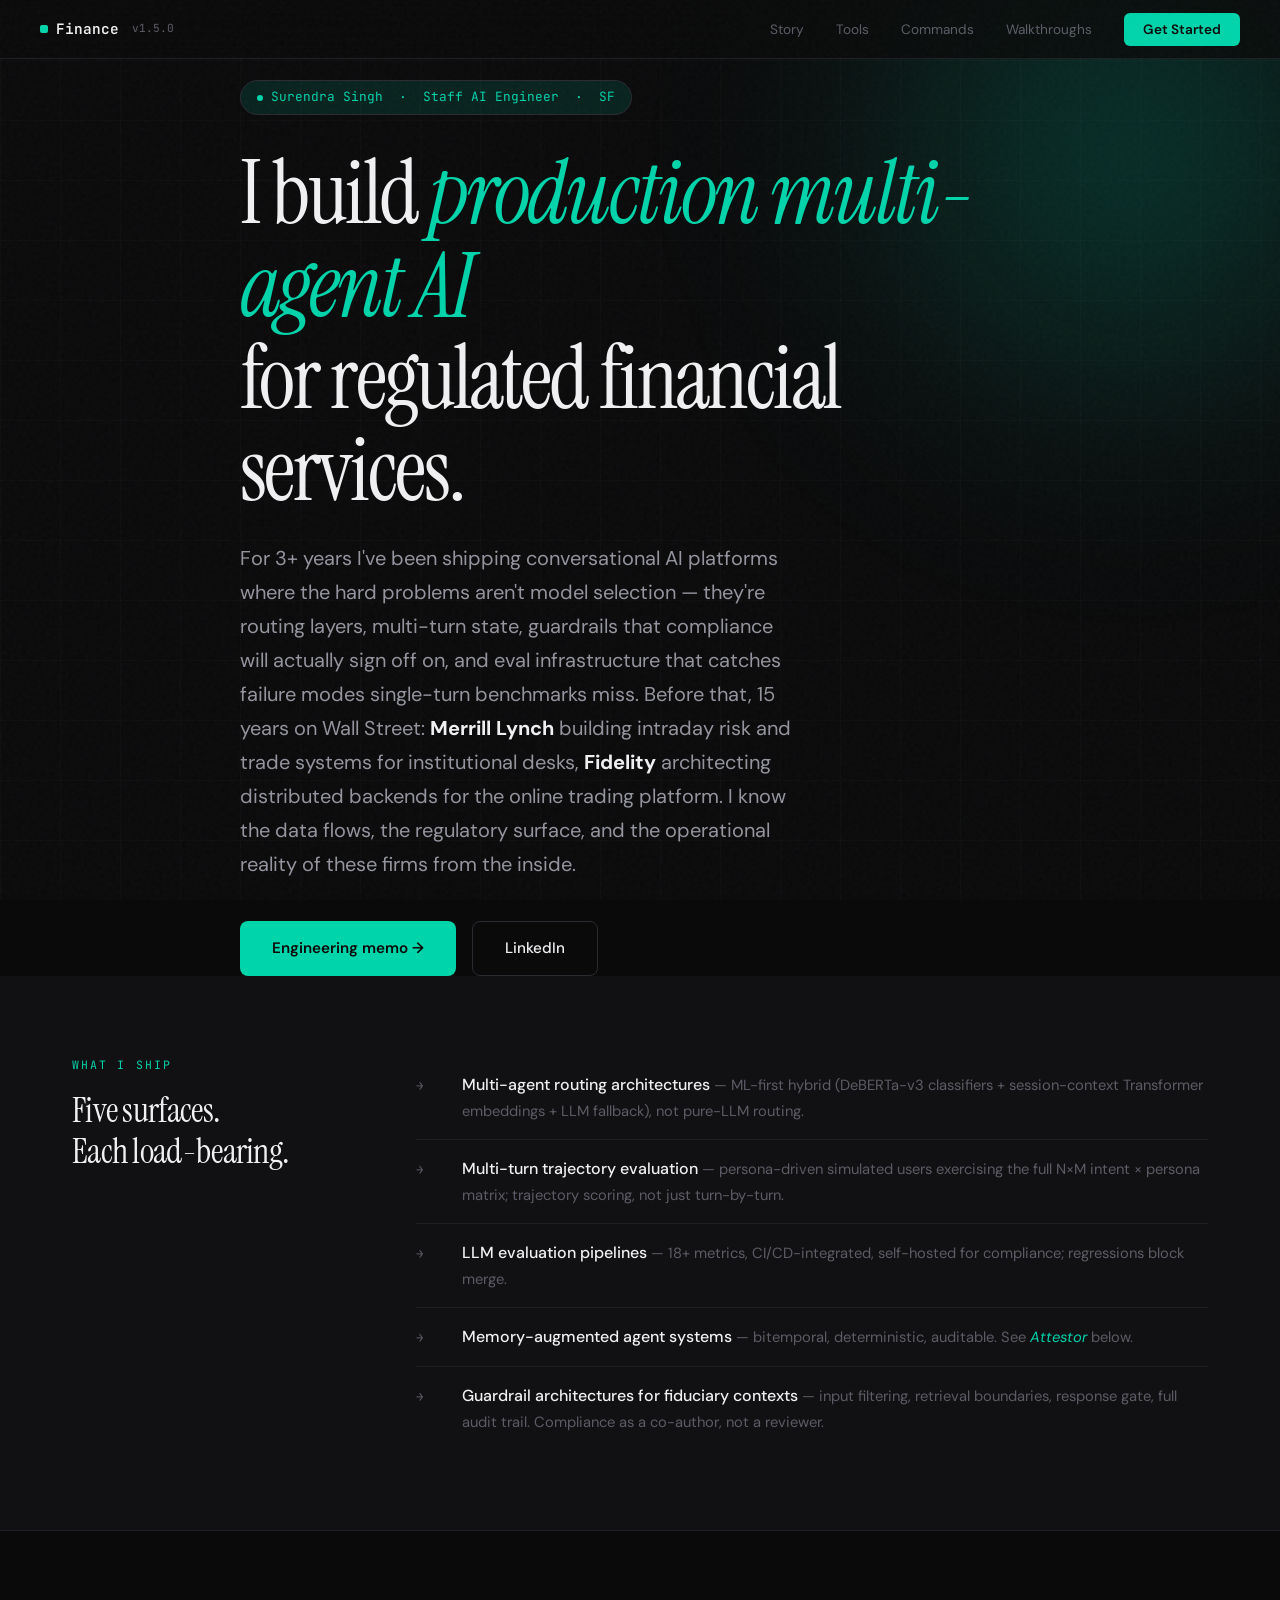
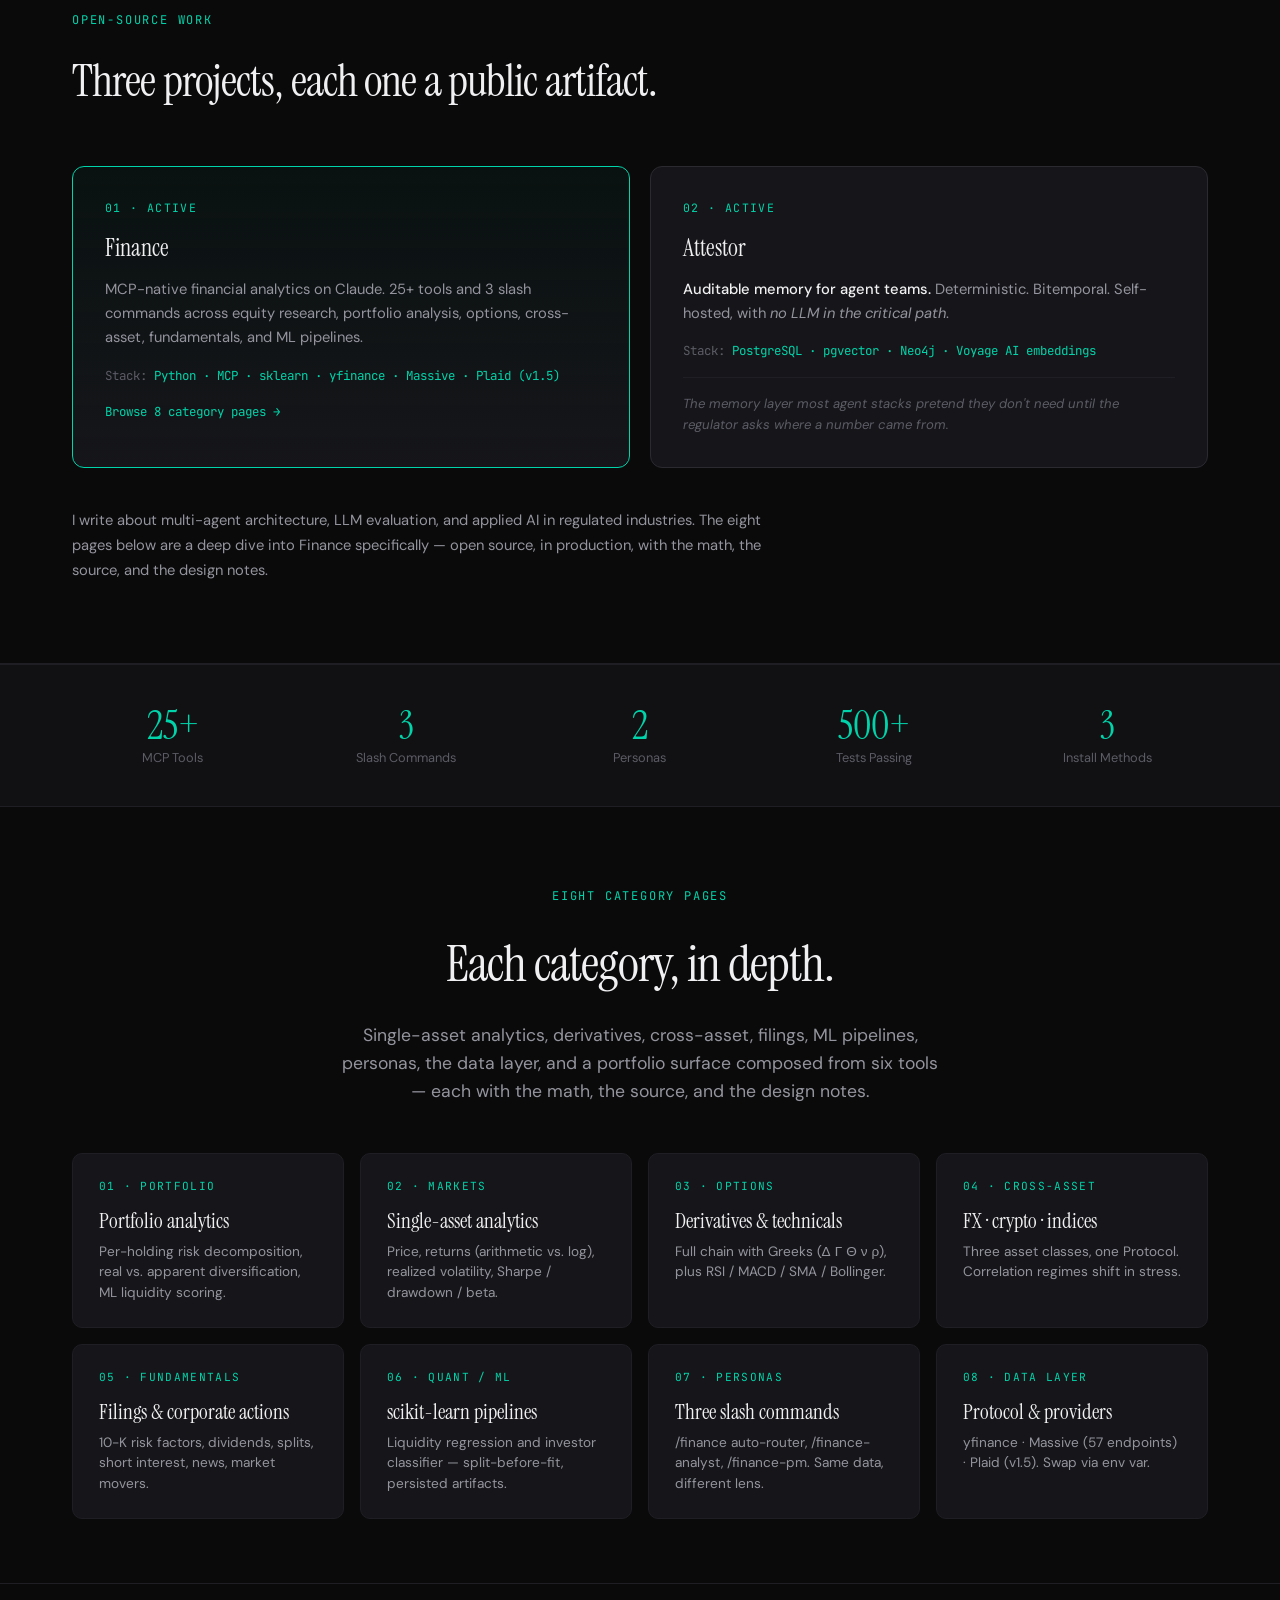
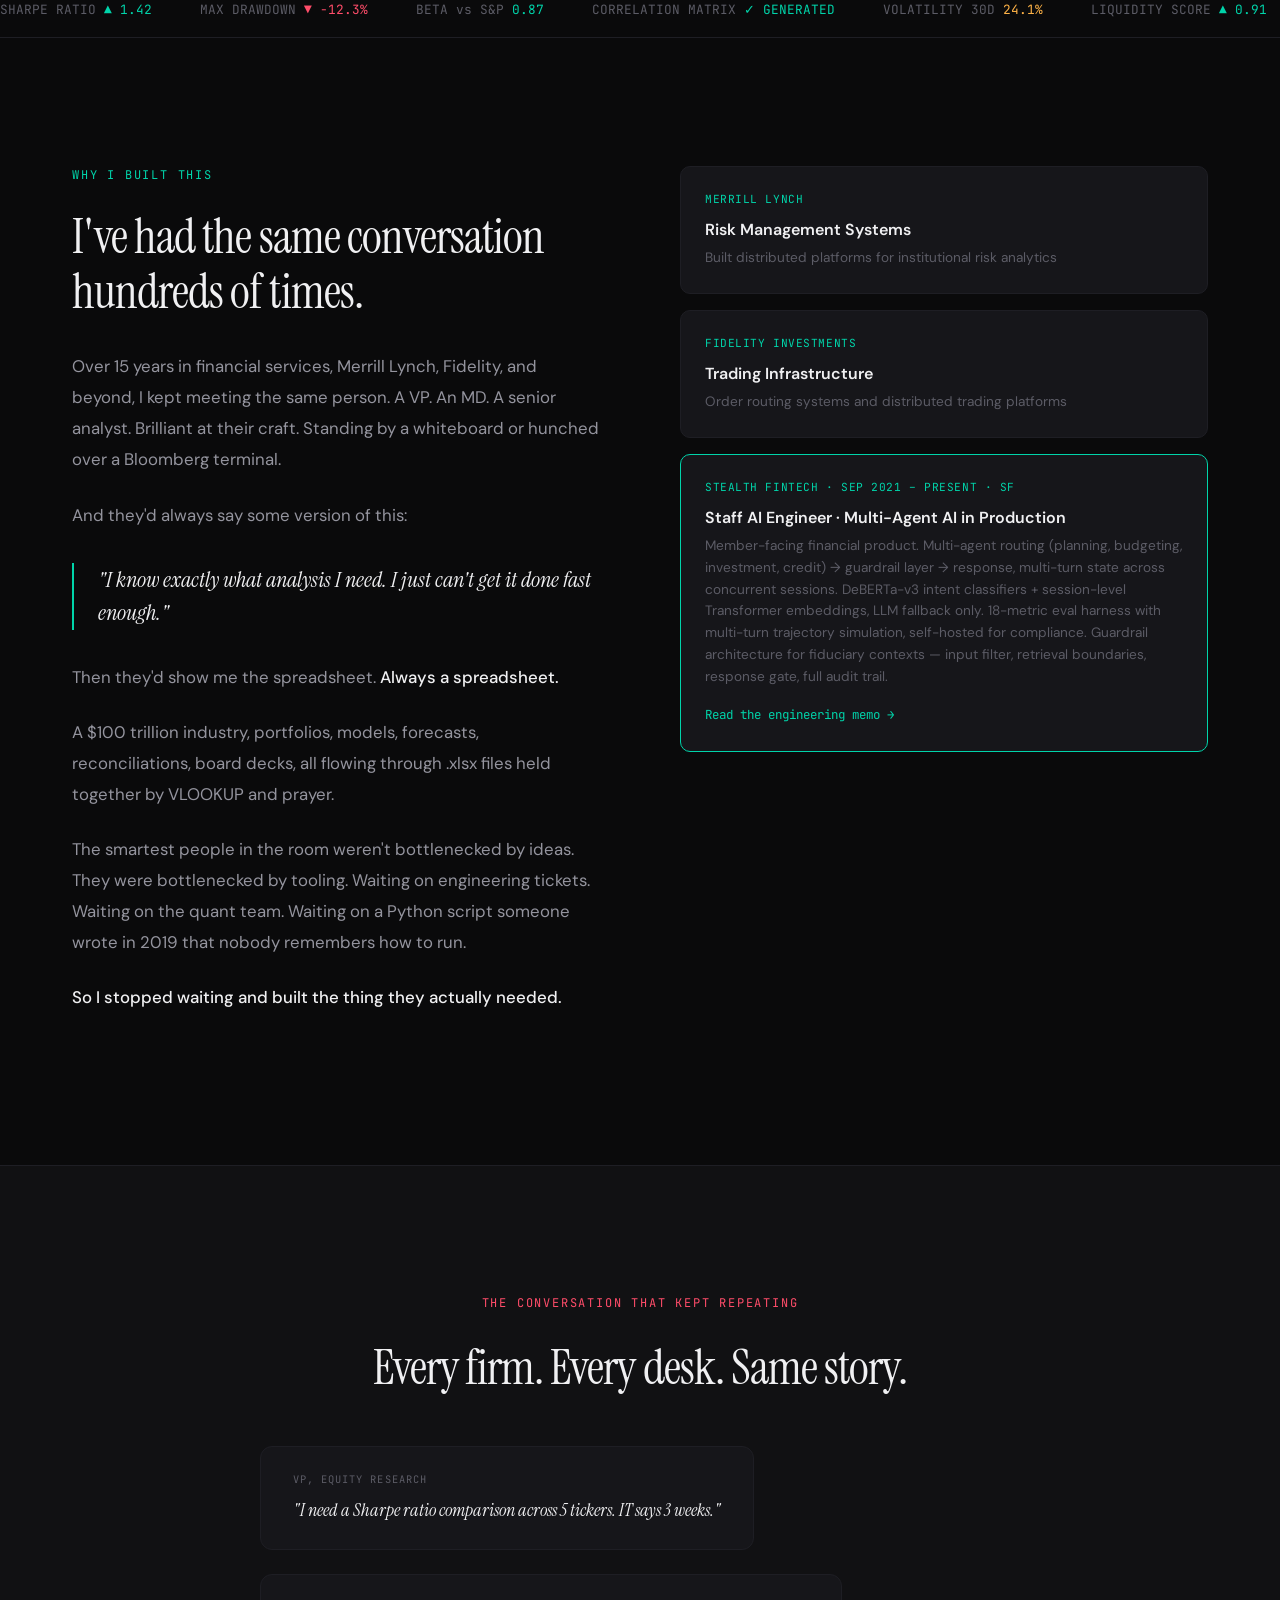
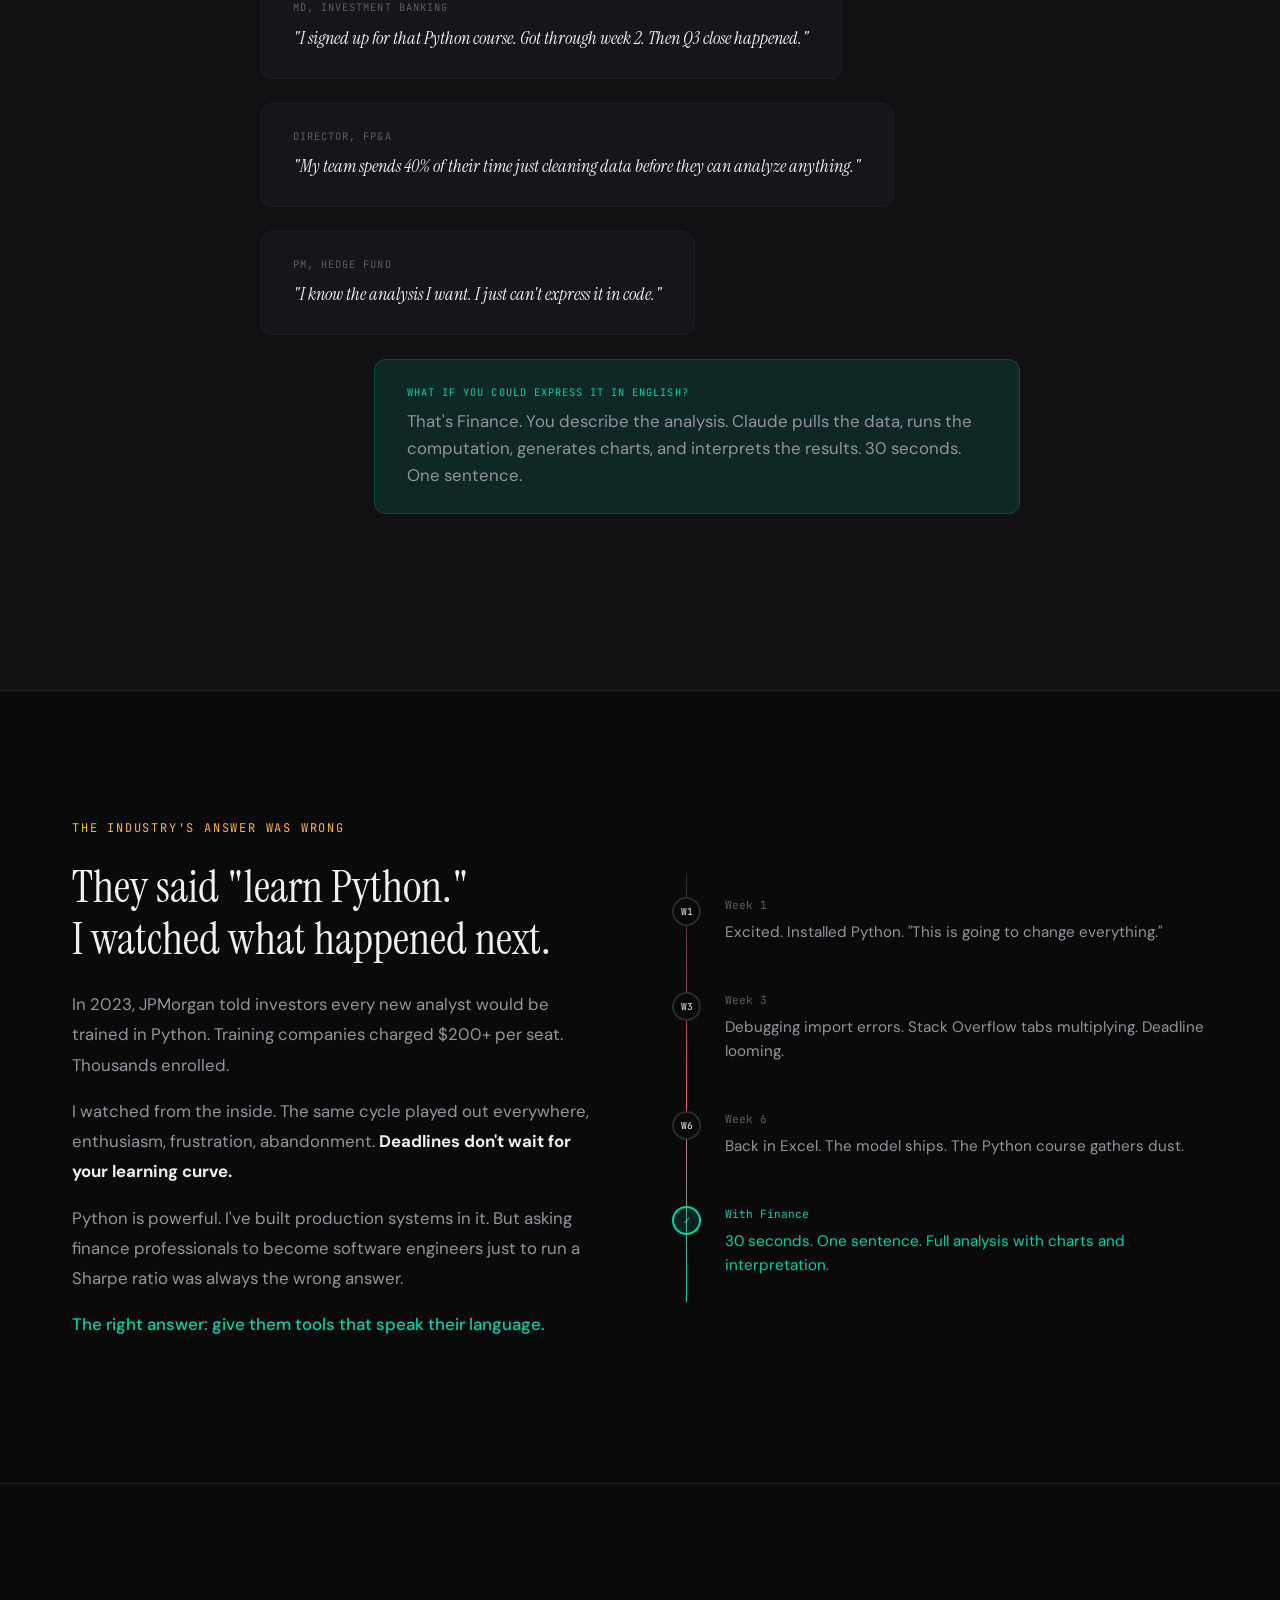
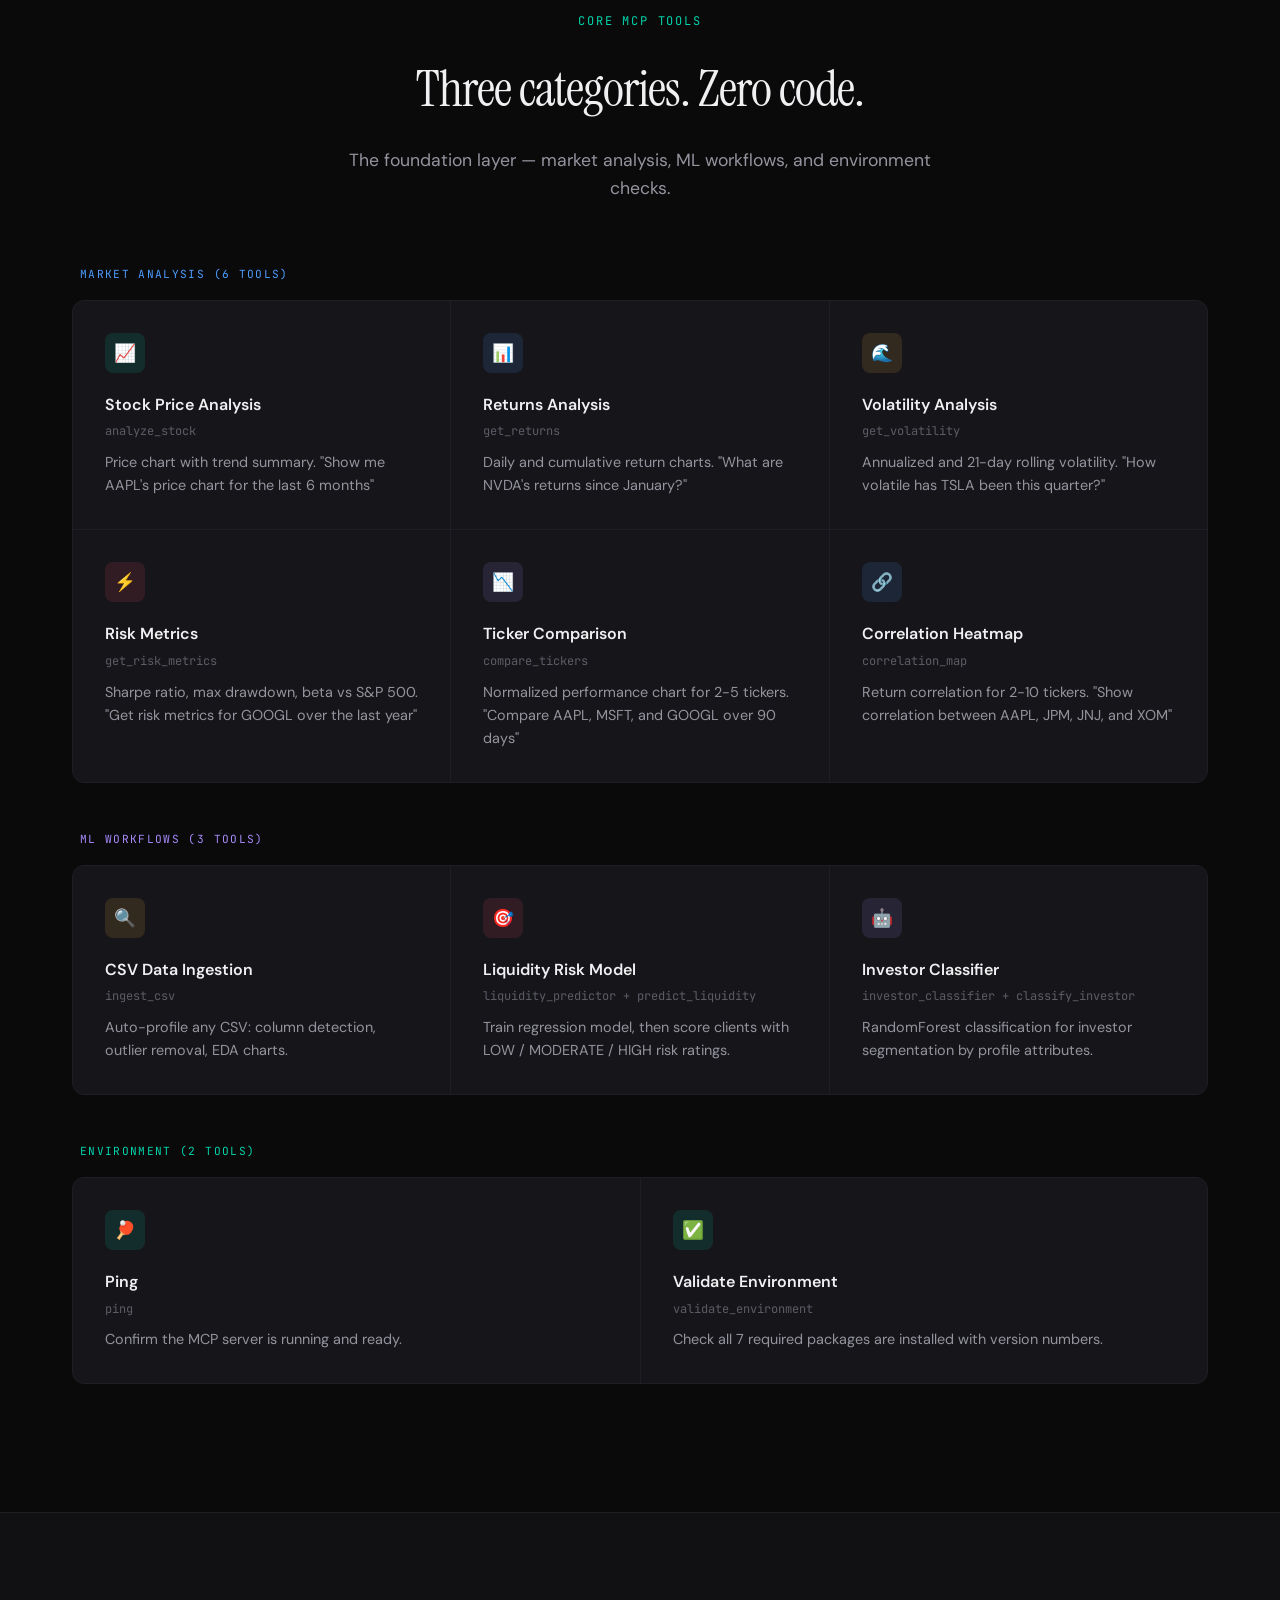
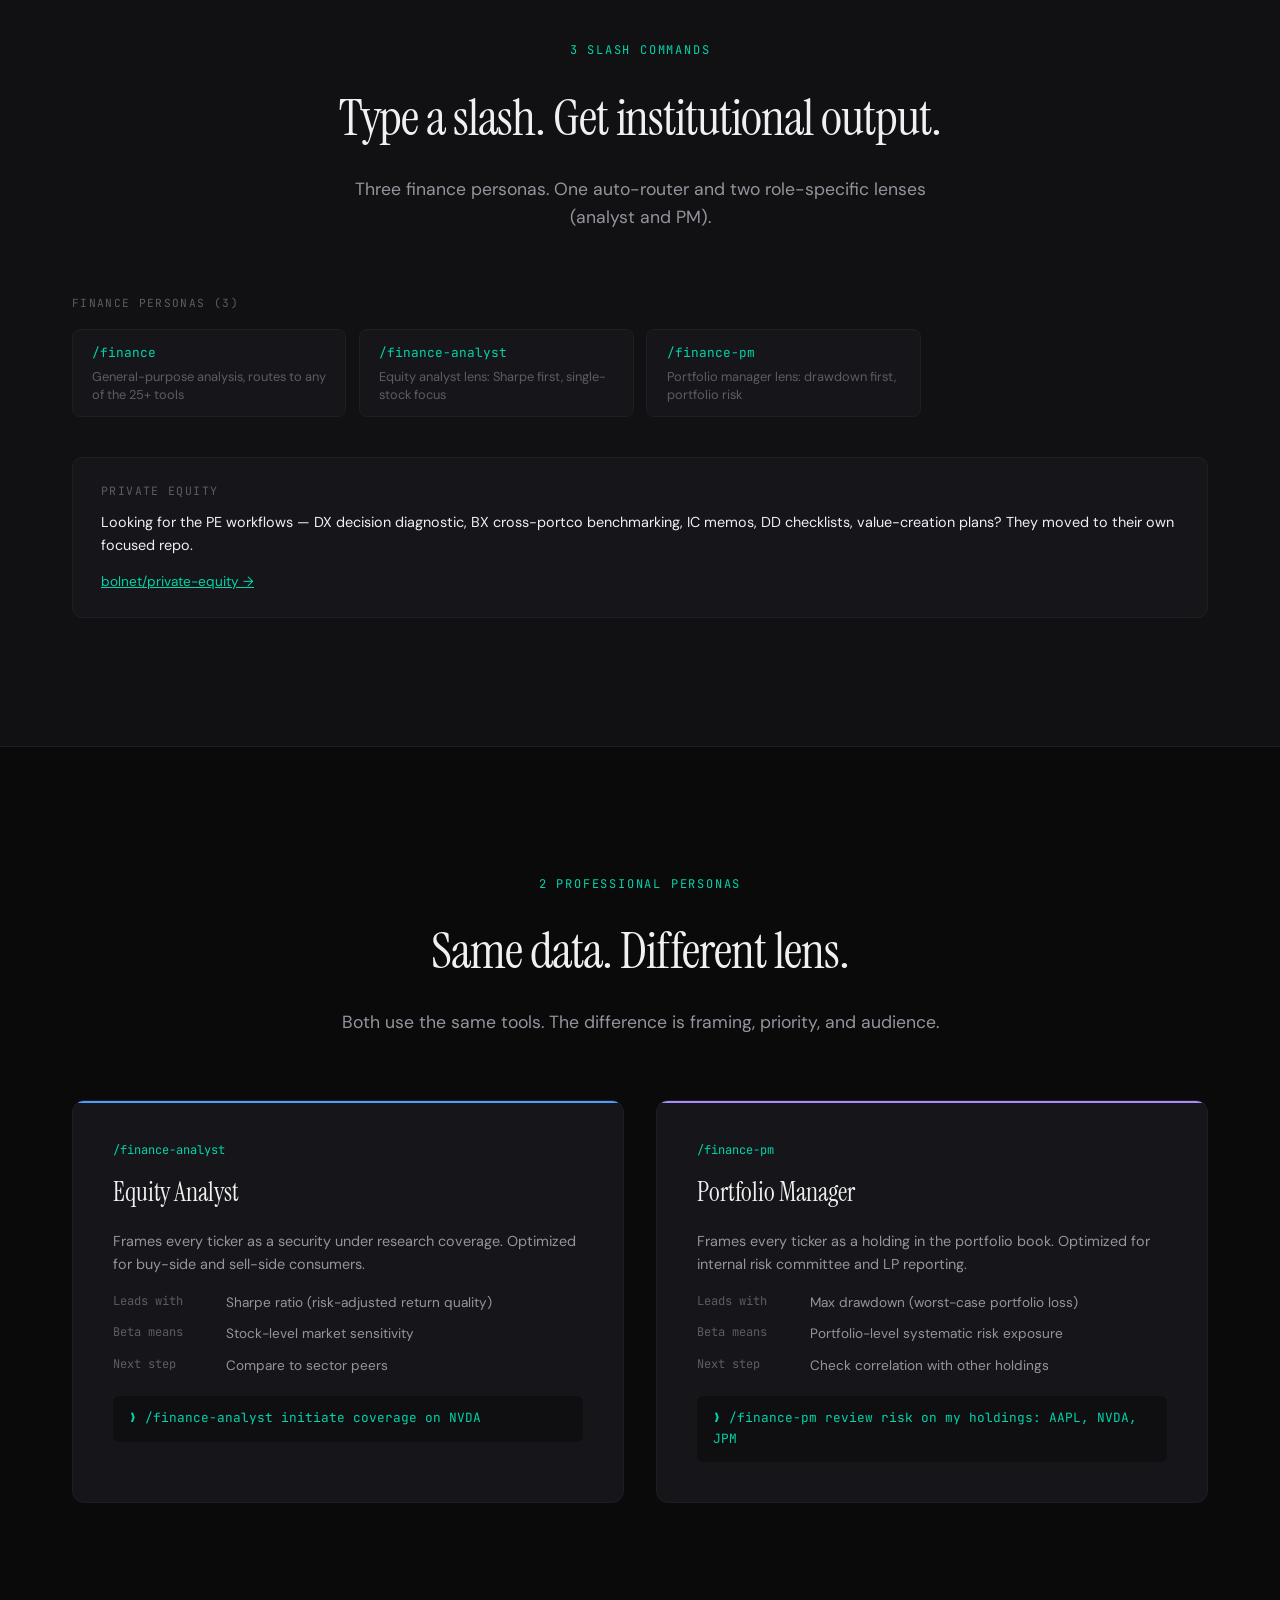
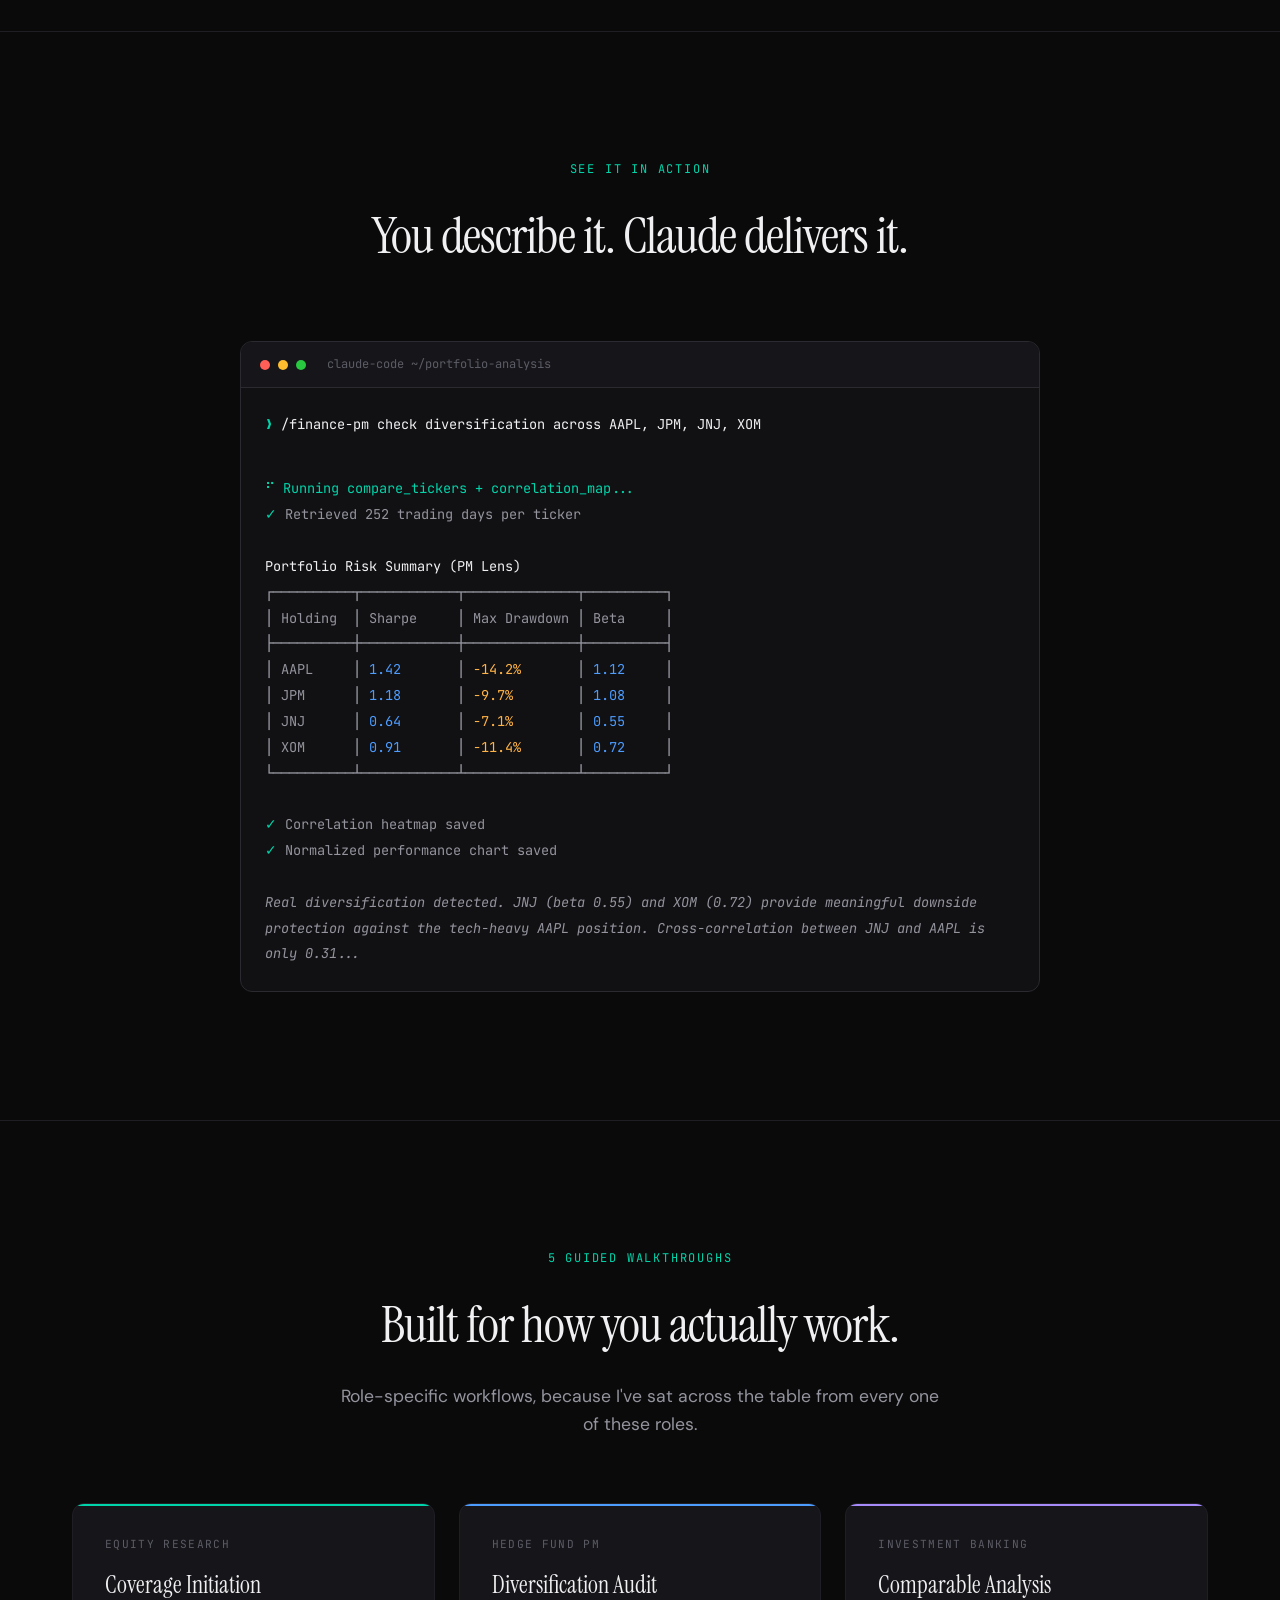
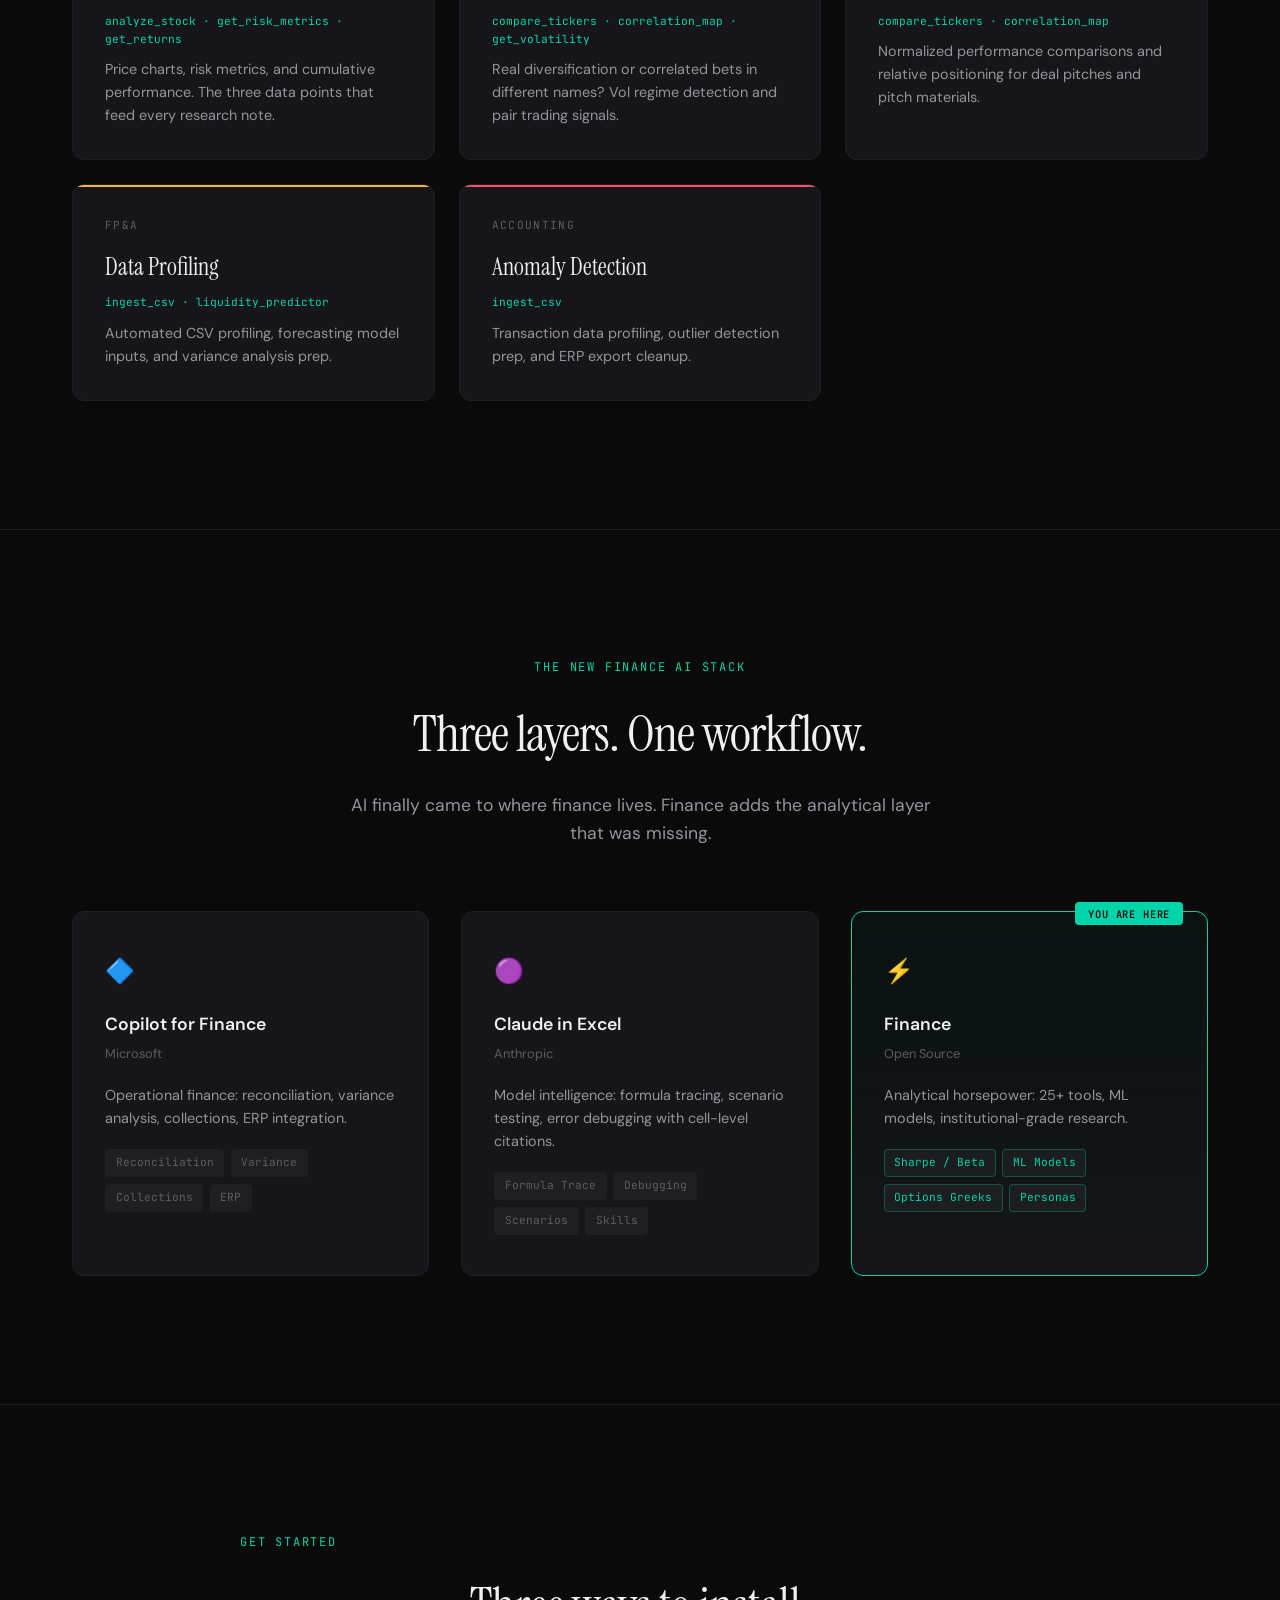
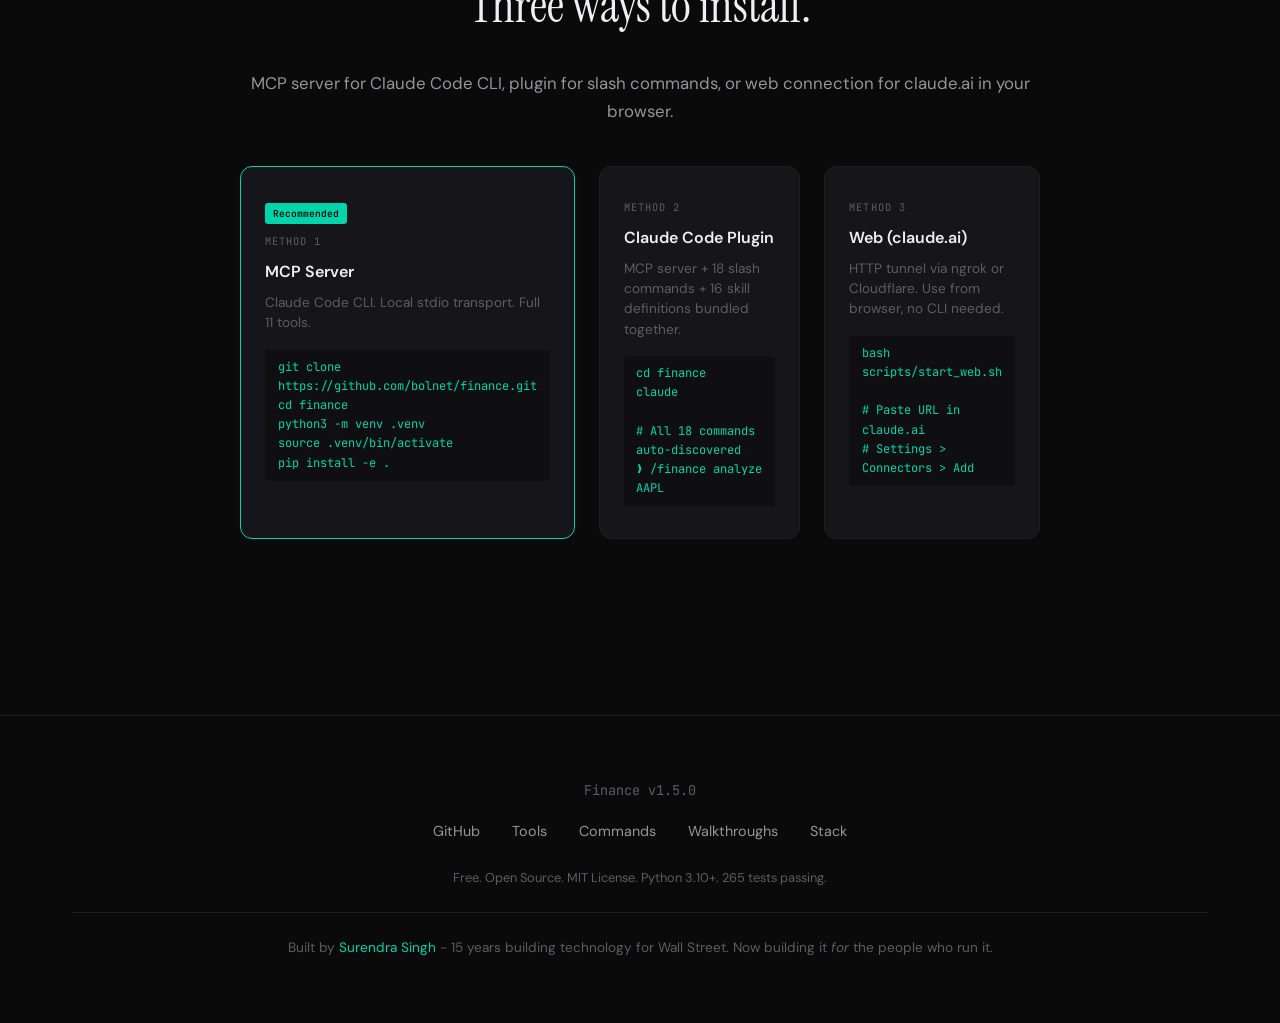
<file: docs/index.html>
<!DOCTYPE html>
<html lang="en">
<head>
<meta charset="UTF-8">
<meta name="viewport" content="width=device-width, initial-scale=1.0">
<title>Finance - Institutional-Grade Analytics in Plain English</title>
<meta name="description" content="Open-source AI skill for Claude Code. 25+ MCP tools across stocks, options, ML scoring, and risk analytics. No code required.">
<meta name="author" content="Surendra Singh">
<link rel="canonical" href="https://bolnet.github.io/finance/">
<link rel="icon" type="image/svg+xml" href="data:image/svg+xml,%3Csvg xmlns='http://www.w3.org/2000/svg' viewBox='0 0 64 64'%3E%3Crect width='64' height='64' rx='12' fill='%230a0a0b'/%3E%3Ccircle cx='32' cy='32' r='14' fill='%2300d4aa'/%3E%3C/svg%3E">

<!-- Open Graph -->
<meta property="og:type" content="website">
<meta property="og:url" content="https://bolnet.github.io/finance/">
<meta property="og:title" content="Finance - Institutional-Grade Analytics in Plain English">
<meta property="og:description" content="Open-source AI skill for Claude Code. 25+ MCP tools across stocks, options, ML scoring, and risk analytics. No code required.">
<meta property="og:image" content="https://bolnet.github.io/finance/social/og-card.png">
<meta property="og:image:width" content="1200">
<meta property="og:image:height" content="630">
<meta property="og:site_name" content="Finance">

<!-- Twitter Card -->
<meta name="twitter:card" content="summary_large_image">
<meta name="twitter:url" content="https://bolnet.github.io/finance/">
<meta name="twitter:title" content="Finance - Institutional-Grade Analytics in Plain English">
<meta name="twitter:description" content="Open-source AI skill for Claude Code. 25+ MCP tools across stocks, options, ML scoring, and risk analytics. No code required.">
<meta name="twitter:image" content="https://bolnet.github.io/finance/social/og-card.png">

<link rel="preconnect" href="https://fonts.googleapis.com">
<link rel="preconnect" href="https://fonts.gstatic.com" crossorigin>
<link href="https://fonts.googleapis.com/css2?family=DM+Sans:ital,opsz,wght@0,9..40,300;0,9..40,400;0,9..40,500;0,9..40,600;0,9..40,700;1,9..40,300;1,9..40,400&family=JetBrains+Mono:wght@400;500;600&family=Instrument+Serif:ital@0;1&display=swap" rel="stylesheet">
<style>
:root {
  --bg-primary: #0a0a0b;
  --bg-secondary: #111113;
  --bg-card: #16161a;
  --bg-card-hover: #1c1c21;
  --border: #2a2a30;
  --border-subtle: #1e1e24;
  --text-primary: #f0f0f2;
  --text-secondary: #94949e;
  --text-muted: #5c5c66;
  --accent: #00d4aa;
  --accent-dim: rgba(0, 212, 170, 0.12);
  --accent-glow: rgba(0, 212, 170, 0.25);
  --red: #ff4d6a;
  --amber: #ffb347;
  --blue: #4d9cff;
  --purple: #a78bfa;
}
* { margin: 0; padding: 0; box-sizing: border-box; }
html { scroll-behavior: smooth; }
body {
  font-family: 'DM Sans', sans-serif; background: var(--bg-primary);
  color: var(--text-primary); line-height: 1.6; overflow-x: hidden;
  -webkit-font-smoothing: antialiased;
}
body::before {
  content: ''; position: fixed; inset: 0;
  background: url("data:image/svg+xml,%3Csvg viewBox='0 0 256 256' xmlns='http://www.w3.org/2000/svg'%3E%3Cfilter id='n'%3E%3CfeTurbulence type='fractalNoise' baseFrequency='0.9' numOctaves='4' stitchTiles='stitch'/%3E%3C/filter%3E%3Crect width='100%25' height='100%25' filter='url(%23n)' opacity='0.03'/%3E%3C/svg%3E");
  pointer-events: none; z-index: 999;
}
.grid-bg {
  position: fixed; inset: 0;
  background-image: linear-gradient(rgba(255,255,255,0.02) 1px, transparent 1px), linear-gradient(90deg, rgba(255,255,255,0.02) 1px, transparent 1px);
  background-size: 60px 60px; z-index: 0;
}
section { position: relative; z-index: 1; }
.container { max-width: 1200px; margin: 0 auto; padding: 0 2rem; }

@keyframes fadeUp { from { opacity: 0; transform: translateY(28px); } to { opacity: 1; transform: translateY(0); } }
@keyframes drift { 0% { transform: translate(0, 0); } 100% { transform: translate(-80px, 60px); } }
@keyframes pulse { 0%, 100% { opacity: 1; } 50% { opacity: 0.3; } }
@keyframes scroll { 0% { transform: translateX(0); } 100% { transform: translateX(-50%); } }

/* NAV */
nav { position: fixed; top: 0; left: 0; right: 0; z-index: 100; padding: 1rem 2rem; backdrop-filter: blur(16px); background: rgba(10,10,11,0.8); border-bottom: 1px solid var(--border-subtle); }
nav .nav-inner { max-width: 1200px; margin: 0 auto; display: flex; justify-content: space-between; align-items: center; }
.nav-logo { font-family: 'JetBrains Mono', monospace; font-weight: 600; font-size: 0.9rem; color: var(--text-primary); text-decoration: none; display: flex; align-items: center; gap: 0.5rem; }
.nav-logo .dot { width: 8px; height: 8px; background: var(--accent); border-radius: 2px; }
.nav-links { display: flex; gap: 2rem; list-style: none; }
.nav-links a { color: var(--text-muted); text-decoration: none; font-size: 0.85rem; transition: color 0.3s; }
.nav-links a:hover { color: var(--text-primary); }
.nav-cta { padding: 0.5rem 1.2rem !important; background: var(--accent); color: var(--bg-primary) !important; border-radius: 6px; font-weight: 600; }

/* HERO */
.hero { min-height: 100vh; display: flex; align-items: center; position: relative; overflow: hidden; padding-top: 5rem; }
.hero-glow { position: absolute; top: -200px; right: -200px; width: 700px; height: 700px; background: radial-gradient(circle, var(--accent-glow) 0%, transparent 70%); filter: blur(100px); animation: drift 12s ease-in-out infinite alternate; }
.hero-content { max-width: 800px; }
.badge { display: inline-flex; align-items: center; gap: 0.5rem; padding: 0.4rem 1rem; border: 1px solid var(--border); border-radius: 100px; font-size: 0.8rem; font-family: 'JetBrains Mono', monospace; color: var(--accent); margin-bottom: 2rem; background: var(--accent-dim); opacity: 0; animation: fadeUp 0.8s 0.2s forwards; }
.badge::before { content: ''; width: 6px; height: 6px; background: var(--accent); border-radius: 50%; animation: pulse 2s infinite; }
.hero h1 { font-family: 'Instrument Serif', serif; font-size: clamp(3rem, 7vw, 5.5rem); font-weight: 400; line-height: 1.05; letter-spacing: -0.03em; margin-bottom: 1.5rem; opacity: 0; animation: fadeUp 0.8s 0.4s forwards; }
.hero h1 em { font-style: italic; color: var(--accent); }
.hero-sub { font-size: 1.25rem; color: var(--text-secondary); max-width: 560px; line-height: 1.7; margin-bottom: 2.5rem; opacity: 0; animation: fadeUp 0.8s 0.6s forwards; }
.hero-actions { display: flex; gap: 1rem; flex-wrap: wrap; opacity: 0; animation: fadeUp 0.8s 0.8s forwards; }
.btn-primary { display: inline-flex; align-items: center; gap: 0.6rem; padding: 0.9rem 2rem; background: var(--accent); color: var(--bg-primary); font-weight: 600; font-size: 0.95rem; border-radius: 8px; text-decoration: none; transition: all 0.3s ease; border: none; cursor: pointer; }
.btn-primary:hover { transform: translateY(-2px); box-shadow: 0 8px 32px var(--accent-glow); }
.btn-secondary { display: inline-flex; align-items: center; gap: 0.6rem; padding: 0.9rem 2rem; background: transparent; color: var(--text-primary); font-weight: 500; font-size: 0.95rem; border-radius: 8px; text-decoration: none; border: 1px solid var(--border); transition: all 0.3s ease; }
.btn-secondary:hover { border-color: var(--text-muted); background: var(--bg-card); }

/* STATS BAR */
.stats-bar { border-top: 1px solid var(--border-subtle); border-bottom: 1px solid var(--border-subtle); padding: 2.5rem 0; background: var(--bg-secondary); }
.stats-grid { display: grid; grid-template-columns: repeat(5, 1fr); gap: 2rem; text-align: center; }
.stat-big { font-family: 'Instrument Serif', serif; font-size: 2.5rem; color: var(--accent); line-height: 1; }
.stat-desc { font-size: 0.8rem; color: var(--text-muted); margin-top: 0.3rem; line-height: 1.3; }

/* TICKER */
.ticker-strip { border-bottom: 1px solid var(--border-subtle); padding: 1rem 0; overflow: hidden; background: var(--bg-primary); }
.ticker-track { display: flex; gap: 3rem; animation: scroll 30s linear infinite; width: max-content; }
.ticker-item { font-family: 'JetBrains Mono', monospace; font-size: 0.8rem; white-space: nowrap; color: var(--text-muted); display: flex; align-items: center; gap: 0.5rem; }
.ticker-item .up { color: var(--accent); }
.ticker-item .down { color: var(--red); }

/* SHARED */
.section-header { text-align: center; margin-bottom: 4rem; }
.section-label { font-family: 'JetBrains Mono', monospace; font-size: 0.75rem; text-transform: uppercase; letter-spacing: 0.15em; color: var(--accent); margin-bottom: 1rem; display: block; }
.section-header h2 { font-family: 'Instrument Serif', serif; font-size: clamp(2.2rem, 4vw, 3.2rem); font-weight: 400; letter-spacing: -0.02em; margin-bottom: 1rem; }
.section-header p { color: var(--text-secondary); font-size: 1.1rem; max-width: 600px; margin: 0 auto; }

/* ORIGIN */
.origin { padding: 8rem 0; border-bottom: 1px solid var(--border-subtle); }
.origin-layout { display: grid; grid-template-columns: 1fr 1fr; gap: 5rem; align-items: start; }
.origin-label { font-family: 'JetBrains Mono', monospace; font-size: 0.75rem; text-transform: uppercase; letter-spacing: 0.15em; color: var(--accent); margin-bottom: 1.5rem; }
.origin h2 { font-family: 'Instrument Serif', serif; font-size: clamp(2rem, 4vw, 3rem); font-weight: 400; line-height: 1.15; letter-spacing: -0.02em; margin-bottom: 2rem; }
.origin-text p { color: var(--text-secondary); font-size: 1.05rem; line-height: 1.85; margin-bottom: 1.5rem; }
.origin-text p strong { color: var(--text-primary); font-weight: 500; }
.origin-text blockquote { border-left: 2px solid var(--accent); padding-left: 1.5rem; margin: 2rem 0; font-family: 'Instrument Serif', serif; font-size: 1.4rem; font-style: italic; color: var(--text-primary); line-height: 1.5; }
.career-card { padding: 1.5rem; border: 1px solid var(--border-subtle); border-radius: 10px; margin-bottom: 1rem; background: var(--bg-card); transition: all 0.3s ease; }
.career-card:hover { border-color: var(--border); transform: translateX(4px); }
.career-years { font-family: 'JetBrains Mono', monospace; font-size: 0.7rem; color: var(--accent); margin-bottom: 0.5rem; letter-spacing: 0.05em; }
.career-card h4 { font-size: 1rem; font-weight: 600; margin-bottom: 0.3rem; }
.career-card .career-role { font-size: 0.85rem; color: var(--text-muted); }

/* CONVERSATION */
.conversation { padding: 8rem 0; border-bottom: 1px solid var(--border-subtle); background: var(--bg-secondary); }
.conv-center { max-width: 760px; margin: 0 auto; text-align: center; }
.conv-center h2 { font-family: 'Instrument Serif', serif; font-size: clamp(2rem, 4vw, 3rem); font-weight: 400; letter-spacing: -0.02em; margin-bottom: 2.5rem; }
.conv-quotes { text-align: left; display: flex; flex-direction: column; gap: 1.5rem; margin-bottom: 3rem; }
.conv-bubble { padding: 1.5rem 2rem; border-radius: 12px; position: relative; max-width: 85%; }
.conv-bubble.them { background: var(--bg-card); border: 1px solid var(--border-subtle); align-self: flex-start; }
.conv-bubble.you { background: var(--accent-dim); border: 1px solid rgba(0,212,170,0.2); align-self: flex-end; }
.conv-who { font-family: 'JetBrains Mono', monospace; font-size: 0.65rem; text-transform: uppercase; letter-spacing: 0.1em; margin-bottom: 0.5rem; }
.conv-bubble.them .conv-who { color: var(--text-muted); }
.conv-bubble.you .conv-who { color: var(--accent); }
.conv-bubble p { font-size: 1.05rem; line-height: 1.6; color: var(--text-secondary); }
.conv-bubble.them p em { color: var(--text-primary); font-style: italic; font-family: 'Instrument Serif', serif; font-size: 1.15rem; }

/* PYTHON PROBLEM */
.python-problem { padding: 8rem 0; border-bottom: 1px solid var(--border-subtle); }
.python-grid { display: grid; grid-template-columns: 1fr 1fr; gap: 4rem; align-items: center; }
.python-label { font-family: 'JetBrains Mono', monospace; font-size: 0.75rem; text-transform: uppercase; letter-spacing: 0.15em; color: var(--amber); margin-bottom: 1.5rem; }
.python-problem h2 { font-family: 'Instrument Serif', serif; font-size: clamp(2rem, 4vw, 2.8rem); font-weight: 400; line-height: 1.15; margin-bottom: 1.5rem; }
.python-problem p { color: var(--text-secondary); font-size: 1.05rem; line-height: 1.8; margin-bottom: 1rem; }
.timeline { display: flex; flex-direction: column; position: relative; }
.timeline::before { content: ''; position: absolute; left: 14px; top: 0; bottom: 0; width: 1px; background: linear-gradient(to bottom, var(--border), var(--red), var(--accent)); }
.timeline-item { display: flex; gap: 1.5rem; padding: 1.5rem 0; position: relative; }
.timeline-dot { width: 29px; min-width: 29px; height: 29px; border-radius: 50%; border: 2px solid var(--border); background: var(--bg-primary); display: flex; align-items: center; justify-content: center; font-family: 'JetBrains Mono', monospace; font-size: 0.6rem; z-index: 1; }
.timeline-item:last-child .timeline-dot { border-color: var(--accent); background: var(--accent-dim); }
.timeline-week { font-family: 'JetBrains Mono', monospace; font-size: 0.7rem; color: var(--text-muted); margin-bottom: 0.3rem; }
.timeline-text { font-size: 0.95rem; color: var(--text-secondary); }

/* TOOLS */
.tools { padding: 8rem 0; border-bottom: 1px solid var(--border-subtle); }
.tools-category { margin-bottom: 3rem; }
.tools-category:last-child { margin-bottom: 0; }
.cat-label { font-family: 'JetBrains Mono', monospace; font-size: 0.7rem; text-transform: uppercase; letter-spacing: 0.12em; margin-bottom: 1rem; padding-left: 0.5rem; }
.cat-green { color: var(--accent); }
.cat-blue { color: var(--blue); }
.cat-purple { color: var(--purple); }
.tools-grid { display: grid; grid-template-columns: repeat(auto-fit, minmax(340px, 1fr)); gap: 1px; background: var(--border-subtle); border: 1px solid var(--border-subtle); border-radius: 12px; overflow: hidden; }
.tool-card { background: var(--bg-card); padding: 2rem; transition: background 0.3s ease; }
.tool-card:hover { background: var(--bg-card-hover); }
.tool-icon { width: 40px; height: 40px; border-radius: 8px; display: flex; align-items: center; justify-content: center; font-size: 1.1rem; margin-bottom: 1.2rem; }
.tool-card h3 { font-size: 1rem; font-weight: 600; margin-bottom: 0.3rem; }
.tool-cmd { font-family: 'JetBrains Mono', monospace; font-size: 0.75rem; color: var(--text-muted); margin-bottom: 0.6rem; }
.tool-card p { font-size: 0.9rem; color: var(--text-secondary); line-height: 1.6; }
.icon-green { background: rgba(0,212,170,0.12); color: var(--accent); }
.icon-blue { background: rgba(77,156,255,0.12); color: var(--blue); }
.icon-red { background: rgba(255,77,106,0.12); color: var(--red); }
.icon-amber { background: rgba(255,179,71,0.12); color: var(--amber); }
.icon-purple { background: rgba(167,139,250,0.12); color: var(--purple); }

/* SLASH COMMANDS */
.commands { padding: 8rem 0; border-bottom: 1px solid var(--border-subtle); background: var(--bg-secondary); }
.cmd-grid { display: grid; grid-template-columns: repeat(auto-fill, minmax(220px, 1fr)); gap: 0.8rem; }
.cmd-chip { padding: 0.8rem 1.2rem; background: var(--bg-card); border: 1px solid var(--border-subtle); border-radius: 8px; transition: all 0.3s ease; }
.cmd-chip:hover { border-color: var(--border); transform: translateY(-2px); }
.cmd-name { font-family: 'JetBrains Mono', monospace; font-size: 0.8rem; color: var(--accent); margin-bottom: 0.3rem; }
.cmd-desc { font-size: 0.8rem; color: var(--text-muted); line-height: 1.4; }
.cmd-section-label { font-family: 'JetBrains Mono', monospace; font-size: 0.7rem; text-transform: uppercase; letter-spacing: 0.12em; color: var(--text-muted); margin-bottom: 1rem; margin-top: 2.5rem; }
.cmd-section-label:first-of-type { margin-top: 0; }

/* PERSONAS */
.personas { padding: 8rem 0; border-bottom: 1px solid var(--border-subtle); }
.persona-grid { display: grid; grid-template-columns: 1fr 1fr; gap: 2rem; }
.persona-card { padding: 2.5rem; border: 1px solid var(--border-subtle); border-radius: 12px; background: var(--bg-card); position: relative; overflow: hidden; }
.persona-card::before { content: ''; position: absolute; top: 0; left: 0; right: 0; height: 2px; }
.persona-card:first-child::before { background: var(--blue); }
.persona-card:last-child::before { background: var(--purple); }
.persona-tag { font-family: 'JetBrains Mono', monospace; font-size: 0.75rem; color: var(--accent); margin-bottom: 0.8rem; }
.persona-card h3 { font-family: 'Instrument Serif', serif; font-size: 1.6rem; font-weight: 400; margin-bottom: 1rem; }
.persona-card p { font-size: 0.9rem; color: var(--text-secondary); line-height: 1.6; margin-bottom: 1rem; }
.persona-detail { display: flex; flex-direction: column; gap: 0.6rem; }
.persona-row { display: flex; gap: 0.8rem; font-size: 0.85rem; }
.persona-key { font-family: 'JetBrains Mono', monospace; font-size: 0.75rem; color: var(--text-muted); min-width: 100px; }
.persona-val { color: var(--text-secondary); }
.persona-example { margin-top: 1.2rem; padding: 0.8rem 1rem; background: rgba(0,0,0,0.3); border-radius: 6px; font-family: 'JetBrains Mono', monospace; font-size: 0.8rem; color: var(--accent); }

/* DEMO */
.demo { padding: 8rem 0; border-bottom: 1px solid var(--border-subtle); }
.terminal { background: var(--bg-secondary); border: 1px solid var(--border); border-radius: 12px; overflow: hidden; max-width: 800px; margin: 0 auto; }
.terminal-bar { display: flex; align-items: center; gap: 0.5rem; padding: 0.8rem 1.2rem; border-bottom: 1px solid var(--border); background: var(--bg-card); }
.terminal-dot { width: 10px; height: 10px; border-radius: 50%; }
.terminal-dot.r { background: #ff5f57; } .terminal-dot.y { background: #febc2e; } .terminal-dot.g { background: #28c840; }
.terminal-title { margin-left: 0.8rem; font-family: 'JetBrains Mono', monospace; font-size: 0.75rem; color: var(--text-muted); }
.terminal-body { padding: 1.5rem; font-family: 'JetBrains Mono', monospace; font-size: 0.85rem; line-height: 1.9; }
.terminal-prompt { color: var(--accent); }
.terminal-cmd { color: var(--text-primary); }
.terminal-output { color: var(--text-secondary); margin-top: 0.8rem; }
.terminal-output .highlight { color: var(--accent); }
.terminal-output .warn { color: var(--amber); }
.terminal-output .val { color: var(--blue); }

/* ROLES */
.roles { padding: 8rem 0; border-bottom: 1px solid var(--border-subtle); }
.roles-grid { display: grid; grid-template-columns: repeat(3, 1fr); gap: 1.5rem; }
.role-card { padding: 2rem; background: var(--bg-card); border: 1px solid var(--border-subtle); border-radius: 12px; transition: all 0.3s ease; position: relative; overflow: hidden; }
.role-card::before { content: ''; position: absolute; top: 0; left: 0; right: 0; height: 2px; }
.role-card:nth-child(1)::before { background: var(--accent); }
.role-card:nth-child(2)::before { background: var(--blue); }
.role-card:nth-child(3)::before { background: var(--purple); }
.role-card:nth-child(4)::before { background: var(--amber); }
.role-card:nth-child(5)::before { background: var(--red); }
.role-card:nth-child(6)::before { background: #66d9ef; }
.role-card:hover { border-color: var(--border); transform: translateY(-4px); }
.role-title { font-family: 'JetBrains Mono', monospace; font-size: 0.7rem; text-transform: uppercase; letter-spacing: 0.12em; color: var(--text-muted); margin-bottom: 0.8rem; }
.role-card h3 { font-family: 'Instrument Serif', serif; font-size: 1.5rem; font-weight: 400; margin-bottom: 0.5rem; }
.role-tools { font-family: 'JetBrains Mono', monospace; font-size: 0.7rem; color: var(--accent); margin-bottom: 0.6rem; }
.role-card p { font-size: 0.9rem; color: var(--text-secondary); line-height: 1.6; }

/* STACK */
.stack { padding: 8rem 0; border-bottom: 1px solid var(--border-subtle); }
.stack-grid { display: grid; grid-template-columns: repeat(3, 1fr); gap: 2rem; margin-top: 3rem; }
.stack-card { padding: 2.5rem 2rem; border: 1px solid var(--border-subtle); border-radius: 12px; position: relative; background: var(--bg-card); }
.stack-card.featured { border-color: var(--accent); background: linear-gradient(180deg, rgba(0,212,170,0.04) 0%, var(--bg-card) 100%); }
.stack-badge { position: absolute; top: -10px; right: 1.5rem; background: var(--accent); color: var(--bg-primary); font-family: 'JetBrains Mono', monospace; font-size: 0.65rem; font-weight: 600; padding: 0.2rem 0.8rem; border-radius: 4px; text-transform: uppercase; letter-spacing: 0.08em; }
.stack-icon { font-size: 1.5rem; margin-bottom: 1.2rem; }
.stack-card h3 { font-size: 1.1rem; font-weight: 600; margin-bottom: 0.4rem; }
.stack-card .stack-by { font-size: 0.8rem; color: var(--text-muted); margin-bottom: 1.2rem; }
.stack-card p { font-size: 0.9rem; color: var(--text-secondary); line-height: 1.6; margin-bottom: 1.2rem; }
.stack-tags { display: flex; flex-wrap: wrap; gap: 0.4rem; }
.stack-tag { font-family: 'JetBrains Mono', monospace; font-size: 0.7rem; padding: 0.25rem 0.6rem; background: rgba(255,255,255,0.04); border: 1px solid var(--border-subtle); border-radius: 4px; color: var(--text-muted); }

/* INSTALL */
.install { padding: 8rem 0; border-bottom: 1px solid var(--border-subtle); }
.install-box { max-width: 800px; margin: 0 auto; }
.install-box h2 { font-family: 'Instrument Serif', serif; font-size: clamp(2rem, 4vw, 3rem); font-weight: 400; margin-bottom: 1.5rem; text-align: center; }
.install-box > p { color: var(--text-secondary); font-size: 1.05rem; margin-bottom: 2.5rem; line-height: 1.7; text-align: center; }
.install-methods { display: grid; grid-template-columns: repeat(3, 1fr); gap: 1.5rem; margin-bottom: 3rem; }
.method-card { padding: 2rem 1.5rem; background: var(--bg-card); border: 1px solid var(--border-subtle); border-radius: 12px; transition: all 0.3s; }
.method-card:hover { border-color: var(--border); }
.method-card.recommended { border-color: var(--accent); }
.method-num { font-family: 'JetBrains Mono', monospace; font-size: 0.65rem; color: var(--text-muted); text-transform: uppercase; letter-spacing: 0.1em; margin-bottom: 0.6rem; }
.method-card h4 { font-size: 1rem; font-weight: 600; margin-bottom: 0.5rem; }
.method-card p { font-size: 0.85rem; color: var(--text-muted); line-height: 1.5; margin-bottom: 1rem; }
.method-cmd { font-family: 'JetBrains Mono', monospace; font-size: 0.75rem; color: var(--accent); background: rgba(0,0,0,0.3); padding: 0.5rem 0.8rem; border-radius: 4px; display: block; overflow-x: auto; }
.rec-badge { display: inline-block; font-family: 'JetBrains Mono', monospace; font-size: 0.6rem; background: var(--accent); color: var(--bg-primary); padding: 0.15rem 0.5rem; border-radius: 3px; margin-bottom: 0.6rem; font-weight: 600; }

/* FOOTER */
footer { padding: 4rem 0; text-align: center; }
.footer-brand { font-family: 'JetBrains Mono', monospace; font-size: 0.85rem; color: var(--text-muted); margin-bottom: 1rem; }
.footer-links { display: flex; justify-content: center; gap: 2rem; margin-bottom: 1.5rem; list-style: none; }
.footer-links a { color: var(--text-secondary); text-decoration: none; font-size: 0.9rem; transition: color 0.3s; }
.footer-links a:hover { color: var(--accent); }
.footer-copy { font-size: 0.8rem; color: var(--text-muted); }
.footer-author { margin-top: 1.5rem; padding-top: 1.5rem; border-top: 1px solid var(--border-subtle); font-size: 0.85rem; color: var(--text-muted); }
.footer-author a { color: var(--accent); text-decoration: none; }

/* (Module section removed — PE moved to bolnet/private-equity) */
.modules { padding: 8rem 0; border-bottom: 1px solid var(--border-subtle); background: var(--bg-secondary); position: relative; }
.modules-intro { text-align: center; margin-bottom: 4rem; }
.modules-grid { display: grid; grid-template-columns: 1fr 1fr; gap: 2rem; }
.module-card { padding: 2.5rem; border: 1px solid var(--border); border-radius: 14px; background: var(--bg-card); transition: all 0.3s ease; position: relative; overflow: hidden; }
.module-card:hover { border-color: var(--accent); transform: translateY(-4px); box-shadow: 0 20px 60px rgba(0,0,0,0.4); }
.module-card::before { content: ''; position: absolute; top: 0; left: 0; right: 0; height: 1px; background: linear-gradient(90deg, transparent, var(--accent), transparent); opacity: 0.6; }
.module-head { display: flex; align-items: center; gap: 1rem; margin-bottom: 1.25rem; flex-wrap: wrap; }
.module-badge { font-family: 'JetBrains Mono', monospace; font-size: 0.75rem; font-weight: 600; padding: 0.35rem 0.7rem; background: var(--accent-dim); color: var(--accent); border-radius: 6px; letter-spacing: 0.08em; }
.module-head h3 { font-family: 'Instrument Serif', serif; font-size: 1.65rem; font-weight: 400; line-height: 1.2; letter-spacing: -0.01em; flex: 1; min-width: 0; }
.module-lede { color: var(--text-secondary); font-size: 1rem; line-height: 1.7; margin-bottom: 1.75rem; }
.module-pipeline { display: flex; flex-wrap: wrap; align-items: center; gap: 0.5rem; margin-bottom: 1.75rem; padding: 1.25rem; background: var(--bg-primary); border: 1px solid var(--border-subtle); border-radius: 10px; }
.pipe-stage { font-family: 'JetBrains Mono', monospace; font-size: 0.72rem; color: var(--text-primary); padding: 0.35rem 0.7rem; background: var(--bg-card-hover); border: 1px solid var(--border-subtle); border-radius: 5px; white-space: nowrap; }
.pipe-arrow { color: var(--text-muted); font-size: 0.85rem; }
.module-cta { display: flex; justify-content: space-between; align-items: center; padding-top: 1.5rem; border-top: 1px solid var(--border-subtle); flex-wrap: wrap; gap: 0.75rem; }
.module-cta code { font-family: 'JetBrains Mono', monospace; font-size: 0.82rem; color: var(--accent); background: transparent; }
.module-cta .meta { font-size: 0.78rem; color: var(--text-muted); }
.module-try { display: inline-flex; align-items: center; gap: 0.4rem; margin-top: 1.25rem; padding: 0.7rem 1.2rem; background: var(--accent); color: var(--bg-primary); border-radius: 8px; text-decoration: none; font-weight: 600; font-size: 0.88rem; transition: transform 0.2s ease, box-shadow 0.2s ease; }
.module-try:hover { transform: translateY(-1px); box-shadow: 0 8px 24px var(--accent-glow); }

/* RESPONSIVE */
@media (max-width: 900px) {
  .origin-layout, .python-grid, .persona-grid { grid-template-columns: 1fr; gap: 3rem; }
  .roles-grid { grid-template-columns: 1fr 1fr; }
  .stack-grid, .install-methods { grid-template-columns: 1fr; }
  .tools-grid { grid-template-columns: 1fr; }
  .stats-grid { grid-template-columns: repeat(3, 1fr); }
  .nav-links { display: none; }
  .cmd-grid { grid-template-columns: repeat(auto-fill, minmax(180px, 1fr)); }
  .modules-grid { grid-template-columns: 1fr; }
}
@media (max-width: 600px) {
  .hero h1 { font-size: 2.5rem; }
  .roles-grid { grid-template-columns: 1fr; }
  .hero-actions { flex-direction: column; }
  .btn-primary, .btn-secondary { width: 100%; justify-content: center; }
  .stats-grid { grid-template-columns: repeat(2, 1fr); }
  .conv-bubble { max-width: 95%; }
  .module-card { padding: 1.75rem; }
  .module-pipeline { padding: 1rem; }
  .pipe-stage { font-size: 0.68rem; padding: 0.3rem 0.55rem; }
}
</style>
</head>
<body>
<div class="grid-bg"></div>

<!-- NAV -->
<nav>
  <div class="nav-inner">
    <a href="#story" class="nav-logo"><span class="dot"></span> Finance <span style="font-weight:400; color:var(--text-muted); font-size:0.7rem; margin-left:0.3rem;">v1.5.0</span></a>
    <ul class="nav-links">
      <li><a href="#story">Story</a></li>
      <li><a href="#tools">Tools</a></li>
      <li><a href="#commands">Commands</a></li>
      <li><a href="#roles">Walkthroughs</a></li>
      <li><a href="#install" class="nav-cta">Get Started</a></li>
    </ul>
  </div>
</nav>

<!-- HERO -->
<section class="hero">
  <div class="hero-glow"></div>
  <div class="container">
    <div class="hero-content">
      <div class="badge">Surendra Singh &nbsp;·&nbsp; Staff AI Engineer &nbsp;·&nbsp; SF</div>
      <h1>I build <em>production multi-agent AI</em><br>for regulated financial services.</h1>
      <p class="hero-sub">For 3+ years I've been shipping conversational AI platforms where the hard problems aren't model selection — they're routing layers, multi-turn state, guardrails that compliance will actually sign off on, and eval infrastructure that catches failure modes single-turn benchmarks miss. Before that, 15 years on Wall Street: <strong style="color:var(--text-primary);">Merrill Lynch</strong> building intraday risk and trade systems for institutional desks, <strong style="color:var(--text-primary);">Fidelity</strong> architecting distributed backends for the online trading platform. I know the data flows, the regulatory surface, and the operational reality of these firms from the inside.</p>
      <div class="hero-actions">
        <a href="multi-agent.html" class="btn-primary">Engineering memo →</a>
        <a href="https://www.linkedin.com/in/singhsurendra/" class="btn-secondary">LinkedIn</a>
      </div>
    </div>
  </div>
</section>

<!-- WHAT I SHIP -->
<section style="padding: 5rem 0; border-bottom: 1px solid var(--border-subtle); background: var(--bg-secondary);">
  <div class="container">
    <div style="display: grid; grid-template-columns: 280px 1fr; gap: 4rem; align-items: start;">
      <div>
        <div style="font-family: 'JetBrains Mono', monospace; font-size: 0.72rem; text-transform: uppercase; letter-spacing: 0.18em; color: var(--accent); margin-bottom: 1rem;">What I Ship</div>
        <h2 style="font-family: 'Instrument Serif', serif; font-size: 2.2rem; font-weight: 400; line-height: 1.15; letter-spacing: -0.02em;">Five surfaces.<br>Each load-bearing.</h2>
      </div>
      <ul style="list-style: none; padding: 0;">
        <li style="padding: 1rem 0; border-bottom: 1px solid var(--border-subtle); display: grid; grid-template-columns: 30px 1fr; gap: 1rem; align-items: baseline;">
          <span style="font-family: 'JetBrains Mono', monospace; font-size: 0.78rem; color: var(--text-muted);">→</span>
          <div><strong style="font-size: 1rem; color: var(--text-primary); font-weight: 500;">Multi-agent routing architectures</strong> <span style="color: var(--text-muted); font-size: 0.92rem;">— ML-first hybrid (DeBERTa-v3 classifiers + session-context Transformer embeddings + LLM fallback), not pure-LLM routing.</span></div>
        </li>
        <li style="padding: 1rem 0; border-bottom: 1px solid var(--border-subtle); display: grid; grid-template-columns: 30px 1fr; gap: 1rem; align-items: baseline;">
          <span style="font-family: 'JetBrains Mono', monospace; font-size: 0.78rem; color: var(--text-muted);">→</span>
          <div><strong style="font-size: 1rem; color: var(--text-primary); font-weight: 500;">Multi-turn trajectory evaluation</strong> <span style="color: var(--text-muted); font-size: 0.92rem;">— persona-driven simulated users exercising the full N×M intent × persona matrix; trajectory scoring, not just turn-by-turn.</span></div>
        </li>
        <li style="padding: 1rem 0; border-bottom: 1px solid var(--border-subtle); display: grid; grid-template-columns: 30px 1fr; gap: 1rem; align-items: baseline;">
          <span style="font-family: 'JetBrains Mono', monospace; font-size: 0.78rem; color: var(--text-muted);">→</span>
          <div><strong style="font-size: 1rem; color: var(--text-primary); font-weight: 500;">LLM evaluation pipelines</strong> <span style="color: var(--text-muted); font-size: 0.92rem;">— 18+ metrics, CI/CD-integrated, self-hosted for compliance; regressions block merge.</span></div>
        </li>
        <li style="padding: 1rem 0; border-bottom: 1px solid var(--border-subtle); display: grid; grid-template-columns: 30px 1fr; gap: 1rem; align-items: baseline;">
          <span style="font-family: 'JetBrains Mono', monospace; font-size: 0.78rem; color: var(--text-muted);">→</span>
          <div><strong style="font-size: 1rem; color: var(--text-primary); font-weight: 500;">Memory-augmented agent systems</strong> <span style="color: var(--text-muted); font-size: 0.92rem;">— bitemporal, deterministic, auditable. See <em style="color:var(--accent);">Attestor</em> below.</span></div>
        </li>
        <li style="padding: 1rem 0; display: grid; grid-template-columns: 30px 1fr; gap: 1rem; align-items: baseline;">
          <span style="font-family: 'JetBrains Mono', monospace; font-size: 0.78rem; color: var(--text-muted);">→</span>
          <div><strong style="font-size: 1rem; color: var(--text-primary); font-weight: 500;">Guardrail architectures for fiduciary contexts</strong> <span style="color: var(--text-muted); font-size: 0.92rem;">— input filtering, retrieval boundaries, response gate, full audit trail. Compliance as a co-author, not a reviewer.</span></div>
        </li>
      </ul>
    </div>
  </div>
</section>

<!-- OPEN SOURCE WORK -->
<section style="padding: 5rem 0; border-bottom: 1px solid var(--border-subtle);">
  <div class="container">
    <div class="section-header" style="margin-bottom: 3rem; text-align: left;">
      <span class="section-label" style="display:block; margin-bottom: 1rem;">Open-Source Work</span>
      <h2 style="font-family: 'Instrument Serif', serif; font-size: clamp(2rem, 4vw, 2.8rem); font-weight: 400;">Three projects, each one a public artifact.</h2>
    </div>
    <div style="display: grid; grid-template-columns: repeat(auto-fit, minmax(300px, 1fr)); gap: 1.25rem;">
      <div style="padding: 2rem; border: 1px solid var(--accent); border-radius: 12px; background: linear-gradient(180deg, rgba(0,212,170,0.04) 0%, var(--bg-card) 100%);">
        <div style="font-family: 'JetBrains Mono', monospace; font-size: 0.72rem; color: var(--accent); text-transform: uppercase; letter-spacing: 0.12em; margin-bottom: 0.7rem;">01 · Active</div>
        <h3 style="font-family: 'Instrument Serif', serif; font-size: 1.5rem; font-weight: 400; margin-bottom: 0.6rem; color: var(--text-primary);">Finance</h3>
        <p style="font-size: 0.92rem; color: var(--text-secondary); line-height: 1.65; margin-bottom: 1rem;">MCP-native financial analytics on Claude. 25+ tools and 3 slash commands across equity research, portfolio analysis, options, cross-asset, fundamentals, and ML pipelines.</p>
        <div style="font-family: 'JetBrains Mono', monospace; font-size: 0.78rem; color: var(--text-muted);">Stack: <span style="color:var(--accent);">Python · MCP · sklearn · yfinance · Massive · Plaid (v1.5)</span></div>
        <div style="margin-top: 1rem; display: flex; gap: 1rem; flex-wrap: wrap;">
          <a href="portfolio.html" style="font-family: 'JetBrains Mono', monospace; font-size: 0.78rem; color: var(--accent); text-decoration: none;">Browse 8 category pages →</a>
        </div>
      </div>
      <div style="padding: 2rem; border: 1px solid var(--border); border-radius: 12px; background: var(--bg-card);">
        <div style="font-family: 'JetBrains Mono', monospace; font-size: 0.72rem; color: var(--accent); text-transform: uppercase; letter-spacing: 0.12em; margin-bottom: 0.7rem;">02 · Active</div>
        <h3 style="font-family: 'Instrument Serif', serif; font-size: 1.5rem; font-weight: 400; margin-bottom: 0.6rem; color: var(--text-primary);">Attestor</h3>
        <p style="font-size: 0.92rem; color: var(--text-secondary); line-height: 1.65; margin-bottom: 1rem;"><strong style="color:var(--text-primary); font-weight: 500;">Auditable memory for agent teams.</strong> Deterministic. Bitemporal. Self-hosted, with <em>no LLM in the critical path</em>.</p>
        <div style="font-family: 'JetBrains Mono', monospace; font-size: 0.78rem; color: var(--text-muted);">Stack: <span style="color:var(--accent);">PostgreSQL · pgvector · Neo4j · Voyage AI embeddings</span></div>
        <div style="margin-top: 1rem; padding-top: 1rem; border-top: 1px solid var(--border-subtle); font-size: 0.82rem; color: var(--text-muted); line-height: 1.55;"><em>The memory layer most agent stacks pretend they don't need until the regulator asks where a number came from.</em></div>
      </div>
    </div>
    <div style="margin-top: 2.5rem; font-size: 0.92rem; color: var(--text-secondary); line-height: 1.7; max-width: 720px;">
      I write about multi-agent architecture, LLM evaluation, and applied AI in regulated industries. The eight pages below are a deep dive into Finance specifically — open source, in production, with the math, the source, and the design notes.
    </div>
  </div>
</section>

<!-- STATS BAR -->
<div class="stats-bar">
  <div class="container">
    <div class="stats-grid">
      <div><div class="stat-big">25+</div><div class="stat-desc">MCP Tools</div></div>
      <div><div class="stat-big">3</div><div class="stat-desc">Slash Commands</div></div>
      <div><div class="stat-big">2</div><div class="stat-desc">Personas</div></div>
      <div><div class="stat-big">500+</div><div class="stat-desc">Tests Passing</div></div>
      <div><div class="stat-big">3</div><div class="stat-desc">Install Methods</div></div>
    </div>
  </div>
</div>

<!-- CATEGORY PAGES -->
<section style="padding: 5rem 0 4rem; border-bottom: 1px solid var(--border-subtle);">
  <div class="container">
    <div class="section-header" style="margin-bottom: 3rem;">
      <span class="section-label">Eight Category Pages</span>
      <h2>Each category, in depth.</h2>
      <p>Single-asset analytics, derivatives, cross-asset, filings, ML pipelines, personas, the data layer, and a portfolio surface composed from six tools — each with the math, the source, and the design notes.</p>
    </div>
    <div style="display: grid; grid-template-columns: repeat(auto-fill, minmax(260px, 1fr)); gap: 1rem;">
      <a href="portfolio.html" style="text-decoration:none; padding: 1.5rem 1.6rem; border: 1px solid var(--border-subtle); border-radius: 10px; background: var(--bg-card); transition: all 0.3s; display: block;" onmouseover="this.style.borderColor='var(--accent)'; this.style.transform='translateY(-2px)';" onmouseout="this.style.borderColor='var(--border-subtle)'; this.style.transform='translateY(0)';">
        <div style="font-family: 'JetBrains Mono', monospace; font-size: 0.7rem; color: var(--accent); text-transform: uppercase; letter-spacing: 0.12em; margin-bottom: 0.5rem;">01 · Portfolio</div>
        <div style="font-family: 'Instrument Serif', serif; font-size: 1.3rem; color: var(--text-primary); margin-bottom: 0.3rem;">Portfolio analytics</div>
        <div style="font-size: 0.85rem; color: var(--text-secondary); line-height: 1.5;">Per-holding risk decomposition, real vs. apparent diversification, ML liquidity scoring.</div>
      </a>
      <a href="markets.html" style="text-decoration:none; padding: 1.5rem 1.6rem; border: 1px solid var(--border-subtle); border-radius: 10px; background: var(--bg-card); transition: all 0.3s; display: block;" onmouseover="this.style.borderColor='var(--accent)'; this.style.transform='translateY(-2px)';" onmouseout="this.style.borderColor='var(--border-subtle)'; this.style.transform='translateY(0)';">
        <div style="font-family: 'JetBrains Mono', monospace; font-size: 0.7rem; color: var(--accent); text-transform: uppercase; letter-spacing: 0.12em; margin-bottom: 0.5rem;">02 · Markets</div>
        <div style="font-family: 'Instrument Serif', serif; font-size: 1.3rem; color: var(--text-primary); margin-bottom: 0.3rem;">Single-asset analytics</div>
        <div style="font-size: 0.85rem; color: var(--text-secondary); line-height: 1.5;">Price, returns (arithmetic vs. log), realized volatility, Sharpe / drawdown / beta.</div>
      </a>
      <a href="options.html" style="text-decoration:none; padding: 1.5rem 1.6rem; border: 1px solid var(--border-subtle); border-radius: 10px; background: var(--bg-card); transition: all 0.3s; display: block;" onmouseover="this.style.borderColor='var(--accent)'; this.style.transform='translateY(-2px)';" onmouseout="this.style.borderColor='var(--border-subtle)'; this.style.transform='translateY(0)';">
        <div style="font-family: 'JetBrains Mono', monospace; font-size: 0.7rem; color: var(--accent); text-transform: uppercase; letter-spacing: 0.12em; margin-bottom: 0.5rem;">03 · Options</div>
        <div style="font-family: 'Instrument Serif', serif; font-size: 1.3rem; color: var(--text-primary); margin-bottom: 0.3rem;">Derivatives &amp; technicals</div>
        <div style="font-size: 0.85rem; color: var(--text-secondary); line-height: 1.5;">Full chain with Greeks (Δ Γ Θ ν ρ), plus RSI / MACD / SMA / Bollinger.</div>
      </a>
      <a href="cross-asset.html" style="text-decoration:none; padding: 1.5rem 1.6rem; border: 1px solid var(--border-subtle); border-radius: 10px; background: var(--bg-card); transition: all 0.3s; display: block;" onmouseover="this.style.borderColor='var(--accent)'; this.style.transform='translateY(-2px)';" onmouseout="this.style.borderColor='var(--border-subtle)'; this.style.transform='translateY(0)';">
        <div style="font-family: 'JetBrains Mono', monospace; font-size: 0.7rem; color: var(--accent); text-transform: uppercase; letter-spacing: 0.12em; margin-bottom: 0.5rem;">04 · Cross-Asset</div>
        <div style="font-family: 'Instrument Serif', serif; font-size: 1.3rem; color: var(--text-primary); margin-bottom: 0.3rem;">FX · crypto · indices</div>
        <div style="font-size: 0.85rem; color: var(--text-secondary); line-height: 1.5;">Three asset classes, one Protocol. Correlation regimes shift in stress.</div>
      </a>
      <a href="fundamentals.html" style="text-decoration:none; padding: 1.5rem 1.6rem; border: 1px solid var(--border-subtle); border-radius: 10px; background: var(--bg-card); transition: all 0.3s; display: block;" onmouseover="this.style.borderColor='var(--accent)'; this.style.transform='translateY(-2px)';" onmouseout="this.style.borderColor='var(--border-subtle)'; this.style.transform='translateY(0)';">
        <div style="font-family: 'JetBrains Mono', monospace; font-size: 0.7rem; color: var(--accent); text-transform: uppercase; letter-spacing: 0.12em; margin-bottom: 0.5rem;">05 · Fundamentals</div>
        <div style="font-family: 'Instrument Serif', serif; font-size: 1.3rem; color: var(--text-primary); margin-bottom: 0.3rem;">Filings &amp; corporate actions</div>
        <div style="font-size: 0.85rem; color: var(--text-secondary); line-height: 1.5;">10-K risk factors, dividends, splits, short interest, news, market movers.</div>
      </a>
      <a href="quant-ml.html" style="text-decoration:none; padding: 1.5rem 1.6rem; border: 1px solid var(--border-subtle); border-radius: 10px; background: var(--bg-card); transition: all 0.3s; display: block;" onmouseover="this.style.borderColor='var(--accent)'; this.style.transform='translateY(-2px)';" onmouseout="this.style.borderColor='var(--border-subtle)'; this.style.transform='translateY(0)';">
        <div style="font-family: 'JetBrains Mono', monospace; font-size: 0.7rem; color: var(--accent); text-transform: uppercase; letter-spacing: 0.12em; margin-bottom: 0.5rem;">06 · Quant / ML</div>
        <div style="font-family: 'Instrument Serif', serif; font-size: 1.3rem; color: var(--text-primary); margin-bottom: 0.3rem;">scikit-learn pipelines</div>
        <div style="font-size: 0.85rem; color: var(--text-secondary); line-height: 1.5;">Liquidity regression and investor classifier — split-before-fit, persisted artifacts.</div>
      </a>
      <a href="personas.html" style="text-decoration:none; padding: 1.5rem 1.6rem; border: 1px solid var(--border-subtle); border-radius: 10px; background: var(--bg-card); transition: all 0.3s; display: block;" onmouseover="this.style.borderColor='var(--accent)'; this.style.transform='translateY(-2px)';" onmouseout="this.style.borderColor='var(--border-subtle)'; this.style.transform='translateY(0)';">
        <div style="font-family: 'JetBrains Mono', monospace; font-size: 0.7rem; color: var(--accent); text-transform: uppercase; letter-spacing: 0.12em; margin-bottom: 0.5rem;">07 · Personas</div>
        <div style="font-family: 'Instrument Serif', serif; font-size: 1.3rem; color: var(--text-primary); margin-bottom: 0.3rem;">Three slash commands</div>
        <div style="font-size: 0.85rem; color: var(--text-secondary); line-height: 1.5;">/finance auto-router, /finance-analyst, /finance-pm. Same data, different lens.</div>
      </a>
      <a href="data-layer.html" style="text-decoration:none; padding: 1.5rem 1.6rem; border: 1px solid var(--border-subtle); border-radius: 10px; background: var(--bg-card); transition: all 0.3s; display: block;" onmouseover="this.style.borderColor='var(--accent)'; this.style.transform='translateY(-2px)';" onmouseout="this.style.borderColor='var(--border-subtle)'; this.style.transform='translateY(0)';">
        <div style="font-family: 'JetBrains Mono', monospace; font-size: 0.7rem; color: var(--accent); text-transform: uppercase; letter-spacing: 0.12em; margin-bottom: 0.5rem;">08 · Data Layer</div>
        <div style="font-family: 'Instrument Serif', serif; font-size: 1.3rem; color: var(--text-primary); margin-bottom: 0.3rem;">Protocol &amp; providers</div>
        <div style="font-size: 0.85rem; color: var(--text-secondary); line-height: 1.5;">yfinance · Massive (57 endpoints) · Plaid (v1.5). Swap via env var.</div>
      </a>
    </div>
  </div>
</section>

<!-- TICKER -->
<div class="ticker-strip">
  <div class="ticker-track">
    <span class="ticker-item">SHARPE RATIO <span class="up">▲ 1.42</span></span>
    <span class="ticker-item">MAX DRAWDOWN <span class="down">▼ -12.3%</span></span>
    <span class="ticker-item">BETA vs S&P <span class="up">0.87</span></span>
    <span class="ticker-item">CORRELATION MATRIX <span class="up">✓ GENERATED</span></span>
    <span class="ticker-item">VOLATILITY 30D <span style="color:var(--amber)">24.1%</span></span>
    <span class="ticker-item">LIQUIDITY SCORE <span class="up">▲ 0.91</span></span>
    <span class="ticker-item">EDA COMPLETE <span class="up">✓ 847 ROWS</span></span>
    <span class="ticker-item">ANNUALIZED RETURN <span class="up">▲ 18.7%</span></span>
    <span class="ticker-item">SHARPE RATIO <span class="up">▲ 1.42</span></span>
    <span class="ticker-item">MAX DRAWDOWN <span class="down">▼ -12.3%</span></span>
    <span class="ticker-item">BETA vs S&P <span class="up">0.87</span></span>
    <span class="ticker-item">CORRELATION MATRIX <span class="up">✓ GENERATED</span></span>
    <span class="ticker-item">VOLATILITY 30D <span style="color:var(--amber)">24.1%</span></span>
    <span class="ticker-item">LIQUIDITY SCORE <span class="up">▲ 0.91</span></span>
    <span class="ticker-item">EDA COMPLETE <span class="up">✓ 847 ROWS</span></span>
    <span class="ticker-item">ANNUALIZED RETURN <span class="up">▲ 18.7%</span></span>
  </div>
</div>

<!-- ORIGIN STORY -->
<section class="origin" id="story">
  <div class="container">
    <div class="origin-layout">
      <div class="origin-text">
        <div class="origin-label">Why I Built This</div>
        <h2>I've had the same conversation hundreds of times.</h2>
        <p>Over 15 years in financial services, Merrill Lynch, Fidelity, and beyond, I kept meeting the same person. A VP. An MD. A senior analyst. Brilliant at their craft. Standing by a whiteboard or hunched over a Bloomberg terminal.</p>
        <p>And they'd always say some version of this:</p>
        <blockquote>"I know exactly what analysis I need. I just can't get it done fast enough."</blockquote>
        <p>Then they'd show me the spreadsheet. <strong>Always a spreadsheet.</strong></p>
        <p>A $100 trillion industry, portfolios, models, forecasts, reconciliations, board decks, all flowing through .xlsx files held together by VLOOKUP and prayer.</p>
        <p>The smartest people in the room weren't bottlenecked by ideas. They were bottlenecked by tooling. Waiting on engineering tickets. Waiting on the quant team. Waiting on a Python script someone wrote in 2019 that nobody remembers how to run.</p>
        <p><strong>So I stopped waiting and built the thing they actually needed.</strong></p>
      </div>
      <div class="career-path">
        <div class="career-card">
          <div class="career-years">MERRILL LYNCH</div>
          <h4>Risk Management Systems</h4>
          <div class="career-role">Built distributed platforms for institutional risk analytics</div>
        </div>
        <div class="career-card">
          <div class="career-years">FIDELITY INVESTMENTS</div>
          <h4>Trading Infrastructure</h4>
          <div class="career-role">Order routing systems and distributed trading platforms</div>
        </div>
        <div class="career-card" style="border-color:var(--accent);">
          <div class="career-years" style="color:var(--accent);">STEALTH FINTECH · SEP 2021 – PRESENT · SF</div>
          <h4>Staff AI Engineer · Multi-Agent AI in Production</h4>
          <div class="career-role" style="margin-bottom: 0.85rem;">Member-facing financial product. Multi-agent routing (planning, budgeting, investment, credit) → guardrail layer → response, multi-turn state across concurrent sessions. DeBERTa-v3 intent classifiers + session-level Transformer embeddings, LLM fallback only. 18-metric eval harness with multi-turn trajectory simulation, self-hosted for compliance. Guardrail architecture for fiduciary contexts — input filter, retrieval boundaries, response gate, full audit trail.</div>
          <a href="multi-agent.html" style="font-family: 'JetBrains Mono', monospace; font-size: 0.78rem; color: var(--accent); text-decoration: none;">Read the engineering memo →</a>
        </div>
      </div>
    </div>
  </div>
</section>

<!-- THE CONVERSATION -->
<section class="conversation">
  <div class="container">
    <div class="conv-center">
      <span class="section-label" style="color:var(--red);">The Conversation That Kept Repeating</span>
      <h2>Every firm. Every desk. Same story.</h2>
      <div class="conv-quotes">
        <div class="conv-bubble them">
          <div class="conv-who">VP, Equity Research</div>
          <p><em>"I need a Sharpe ratio comparison across 5 tickers. IT says 3 weeks."</em></p>
        </div>
        <div class="conv-bubble them">
          <div class="conv-who">MD, Investment Banking</div>
          <p><em>"I signed up for that Python course. Got through week 2. Then Q3 close happened."</em></p>
        </div>
        <div class="conv-bubble them">
          <div class="conv-who">Director, FP&A</div>
          <p><em>"My team spends 40% of their time just cleaning data before they can analyze anything."</em></p>
        </div>
        <div class="conv-bubble them">
          <div class="conv-who">PM, Hedge Fund</div>
          <p><em>"I know the analysis I want. I just can't express it in code."</em></p>
        </div>
        <div class="conv-bubble you">
          <div class="conv-who">What if you could express it in English?</div>
          <p>That's Finance. You describe the analysis. Claude pulls the data, runs the computation, generates charts, and interprets the results. 30 seconds. One sentence.</p>
        </div>
      </div>
    </div>
  </div>
</section>

<!-- PYTHON PROBLEM -->
<section class="python-problem">
  <div class="container">
    <div class="python-grid">
      <div>
        <div class="python-label">The Industry's Answer Was Wrong</div>
        <h2>They said "learn Python."<br>I watched what happened next.</h2>
        <p>In 2023, JPMorgan told investors every new analyst would be trained in Python. Training companies charged $200+ per seat. Thousands enrolled.</p>
        <p>I watched from the inside. The same cycle played out everywhere, enthusiasm, frustration, abandonment. <strong style="color:var(--text-primary);">Deadlines don't wait for your learning curve.</strong></p>
        <p>Python is powerful. I've built production systems in it. But asking finance professionals to become software engineers just to run a Sharpe ratio was always the wrong answer.</p>
        <p style="color:var(--accent); font-weight:500; margin-top:1rem;">The right answer: give them tools that speak their language.</p>
      </div>
      <div class="timeline">
        <div class="timeline-item">
          <div class="timeline-dot">W1</div>
          <div><div class="timeline-week">Week 1</div><div class="timeline-text">Excited. Installed Python. "This is going to change everything."</div></div>
        </div>
        <div class="timeline-item">
          <div class="timeline-dot">W3</div>
          <div><div class="timeline-week">Week 3</div><div class="timeline-text">Debugging import errors. Stack Overflow tabs multiplying. Deadline looming.</div></div>
        </div>
        <div class="timeline-item">
          <div class="timeline-dot">W6</div>
          <div><div class="timeline-week">Week 6</div><div class="timeline-text">Back in Excel. The model ships. The Python course gathers dust.</div></div>
        </div>
        <div class="timeline-item">
          <div class="timeline-dot" style="color:var(--accent);">✓</div>
          <div><div class="timeline-week" style="color:var(--accent);">With Finance</div><div class="timeline-text" style="color:var(--accent);">30 seconds. One sentence. Full analysis with charts and interpretation.</div></div>
        </div>
      </div>
    </div>
  </div>
</section>

<!-- CORE TOOLS -->
<section class="tools" id="tools">
  <div class="container">
    <div class="section-header">
      <span class="section-label">Core MCP Tools</span>
      <h2>Three categories. Zero code.</h2>
      <p>The foundation layer — market analysis, ML workflows, and environment checks.</p>
    </div>

    <div class="tools-category">
      <div class="cat-label cat-blue">Market Analysis (6 tools)</div>
      <div class="tools-grid">
        <div class="tool-card">
          <div class="tool-icon icon-green">📈</div>
          <h3>Stock Price Analysis</h3>
          <div class="tool-cmd">analyze_stock</div>
          <p>Price chart with trend summary. "Show me AAPL's price chart for the last 6 months"</p>
        </div>
        <div class="tool-card">
          <div class="tool-icon icon-blue">📊</div>
          <h3>Returns Analysis</h3>
          <div class="tool-cmd">get_returns</div>
          <p>Daily and cumulative return charts. "What are NVDA's returns since January?"</p>
        </div>
        <div class="tool-card">
          <div class="tool-icon icon-amber">🌊</div>
          <h3>Volatility Analysis</h3>
          <div class="tool-cmd">get_volatility</div>
          <p>Annualized and 21-day rolling volatility. "How volatile has TSLA been this quarter?"</p>
        </div>
        <div class="tool-card">
          <div class="tool-icon icon-red">⚡</div>
          <h3>Risk Metrics</h3>
          <div class="tool-cmd">get_risk_metrics</div>
          <p>Sharpe ratio, max drawdown, beta vs S&P 500. "Get risk metrics for GOOGL over the last year"</p>
        </div>
        <div class="tool-card">
          <div class="tool-icon icon-purple">📉</div>
          <h3>Ticker Comparison</h3>
          <div class="tool-cmd">compare_tickers</div>
          <p>Normalized performance chart for 2-5 tickers. "Compare AAPL, MSFT, and GOOGL over 90 days"</p>
        </div>
        <div class="tool-card">
          <div class="tool-icon icon-blue">🔗</div>
          <h3>Correlation Heatmap</h3>
          <div class="tool-cmd">correlation_map</div>
          <p>Return correlation for 2-10 tickers. "Show correlation between AAPL, JPM, JNJ, and XOM"</p>
        </div>
      </div>
    </div>

    <div class="tools-category">
      <div class="cat-label cat-purple">ML Workflows (3 tools)</div>
      <div class="tools-grid">
        <div class="tool-card">
          <div class="tool-icon icon-amber">🔍</div>
          <h3>CSV Data Ingestion</h3>
          <div class="tool-cmd">ingest_csv</div>
          <p>Auto-profile any CSV: column detection, outlier removal, EDA charts.</p>
        </div>
        <div class="tool-card">
          <div class="tool-icon icon-red">🎯</div>
          <h3>Liquidity Risk Model</h3>
          <div class="tool-cmd">liquidity_predictor + predict_liquidity</div>
          <p>Train regression model, then score clients with LOW / MODERATE / HIGH risk ratings.</p>
        </div>
        <div class="tool-card">
          <div class="tool-icon icon-purple">🤖</div>
          <h3>Investor Classifier</h3>
          <div class="tool-cmd">investor_classifier + classify_investor</div>
          <p>RandomForest classification for investor segmentation by profile attributes.</p>
        </div>
      </div>
    </div>

    <div class="tools-category">
      <div class="cat-label cat-green">Environment (2 tools)</div>
      <div class="tools-grid">
        <div class="tool-card">
          <div class="tool-icon icon-green">🏓</div>
          <h3>Ping</h3>
          <div class="tool-cmd">ping</div>
          <p>Confirm the MCP server is running and ready.</p>
        </div>
        <div class="tool-card">
          <div class="tool-icon icon-green">✅</div>
          <h3>Validate Environment</h3>
          <div class="tool-cmd">validate_environment</div>
          <p>Check all 7 required packages are installed with version numbers.</p>
        </div>
      </div>
    </div>
  </div>
</section>

<!-- 21 SLASH COMMANDS -->
<section class="commands" id="commands">
  <div class="container">
    <div class="section-header">
      <span class="section-label">3 Slash Commands</span>
      <h2>Type a slash. Get institutional output.</h2>
      <p>Three finance personas. One auto-router and two role-specific lenses (analyst and PM).</p>
    </div>

    <div class="cmd-section-label">Finance Personas (3)</div>
    <div class="cmd-grid">
      <div class="cmd-chip"><div class="cmd-name">/finance</div><div class="cmd-desc">General-purpose analysis, routes to any of the 25+ tools</div></div>
      <div class="cmd-chip"><div class="cmd-name">/finance-analyst</div><div class="cmd-desc">Equity analyst lens: Sharpe first, single-stock focus</div></div>
      <div class="cmd-chip"><div class="cmd-name">/finance-pm</div><div class="cmd-desc">Portfolio manager lens: drawdown first, portfolio risk</div></div>
    </div>

    <div style="margin-top: 2.5rem; padding: 1.5rem 1.75rem; border: 1px solid var(--border-subtle); border-radius: 10px; background: var(--bg-card); font-size: 0.9rem;">
      <div style="margin-bottom: 0.65rem; font-family: 'JetBrains Mono', monospace; font-size: 0.72rem; text-transform: uppercase; letter-spacing: 0.12em; color: var(--text-muted);">Private Equity</div>
      <p style="margin-bottom: 0.85rem;">Looking for the PE workflows — DX decision diagnostic, BX cross-portco benchmarking, IC memos, DD checklists, value-creation plans? They moved to their own focused repo.</p>
      <p style="font-size: 0.85rem; color: var(--text-secondary);">
        <a href="https://github.com/bolnet/private-equity" style="color: var(--accent);">bolnet/private-equity →</a>
      </p>
    </div>
  </div>
</section>

<!-- DX + BX MODULES (moved to bolnet/private-equity) -->

<!-- PERSONAS -->
<section class="personas" id="personas">
  <div class="container">
    <div class="section-header">
      <span class="section-label">2 Professional Personas</span>
      <h2>Same data. Different lens.</h2>
      <p>Both use the same tools. The difference is framing, priority, and audience.</p>
    </div>
    <div class="persona-grid">
      <div class="persona-card">
        <div class="persona-tag">/finance-analyst</div>
        <h3>Equity Analyst</h3>
        <p>Frames every ticker as a security under research coverage. Optimized for buy-side and sell-side consumers.</p>
        <div class="persona-detail">
          <div class="persona-row"><span class="persona-key">Leads with</span><span class="persona-val">Sharpe ratio (risk-adjusted return quality)</span></div>
          <div class="persona-row"><span class="persona-key">Beta means</span><span class="persona-val">Stock-level market sensitivity</span></div>
          <div class="persona-row"><span class="persona-key">Next step</span><span class="persona-val">Compare to sector peers</span></div>
        </div>
        <div class="persona-example">❯ /finance-analyst initiate coverage on NVDA</div>
      </div>
      <div class="persona-card">
        <div class="persona-tag">/finance-pm</div>
        <h3>Portfolio Manager</h3>
        <p>Frames every ticker as a holding in the portfolio book. Optimized for internal risk committee and LP reporting.</p>
        <div class="persona-detail">
          <div class="persona-row"><span class="persona-key">Leads with</span><span class="persona-val">Max drawdown (worst-case portfolio loss)</span></div>
          <div class="persona-row"><span class="persona-key">Beta means</span><span class="persona-val">Portfolio-level systematic risk exposure</span></div>
          <div class="persona-row"><span class="persona-key">Next step</span><span class="persona-val">Check correlation with other holdings</span></div>
        </div>
        <div class="persona-example">❯ /finance-pm review risk on my holdings: AAPL, NVDA, JPM</div>
      </div>
    </div>
  </div>
</section>

<!-- DEMO -->
<section class="demo">
  <div class="container">
    <div class="section-header">
      <span class="section-label">See It In Action</span>
      <h2>You describe it. Claude delivers it.</h2>
    </div>
    <div class="terminal">
      <div class="terminal-bar">
        <div class="terminal-dot r"></div>
        <div class="terminal-dot y"></div>
        <div class="terminal-dot g"></div>
        <span class="terminal-title">claude-code ~/portfolio-analysis</span>
      </div>
      <div class="terminal-body">
        <div><span class="terminal-prompt">❯ </span><span class="terminal-cmd">/finance-pm check diversification across AAPL, JPM, JNJ, XOM</span></div>
        <div class="terminal-output">
          <br>
          <span class="highlight">⠋ Running compare_tickers + correlation_map...</span><br>
          <span class="highlight">✓</span> Retrieved 252 trading days per ticker<br><br>
          <span style="color:var(--text-primary);">Portfolio Risk Summary (PM Lens)</span><br>
          ┌──────────┬────────────┬──────────────┬──────────┐<br>
          │ Holding &nbsp;│ Sharpe &nbsp;&nbsp;&nbsp; │ Max Drawdown │ Beta &nbsp;&nbsp;&nbsp; │<br>
          ├──────────┼────────────┼──────────────┼──────────┤<br>
          │ AAPL &nbsp;&nbsp;&nbsp; │ <span class="val">1.42</span> &nbsp;&nbsp;&nbsp;&nbsp;&nbsp; │ <span class="warn">-14.2%</span> &nbsp;&nbsp;&nbsp;&nbsp;&nbsp; │ <span class="val">1.12</span> &nbsp;&nbsp;&nbsp; │<br>
          │ JPM &nbsp;&nbsp;&nbsp;&nbsp; │ <span class="val">1.18</span> &nbsp;&nbsp;&nbsp;&nbsp;&nbsp; │ <span class="warn">-9.7%</span> &nbsp;&nbsp;&nbsp;&nbsp;&nbsp;&nbsp; │ <span class="val">1.08</span> &nbsp;&nbsp;&nbsp; │<br>
          │ JNJ &nbsp;&nbsp;&nbsp;&nbsp; │ <span class="val">0.64</span> &nbsp;&nbsp;&nbsp;&nbsp;&nbsp; │ <span class="warn">-7.1%</span> &nbsp;&nbsp;&nbsp;&nbsp;&nbsp;&nbsp; │ <span class="val">0.55</span> &nbsp;&nbsp;&nbsp; │<br>
          │ XOM &nbsp;&nbsp;&nbsp;&nbsp; │ <span class="val">0.91</span> &nbsp;&nbsp;&nbsp;&nbsp;&nbsp; │ <span class="warn">-11.4%</span> &nbsp;&nbsp;&nbsp;&nbsp;&nbsp; │ <span class="val">0.72</span> &nbsp;&nbsp;&nbsp; │<br>
          └──────────┴────────────┴──────────────┴──────────┘<br><br>
          <span class="highlight">✓</span> Correlation heatmap saved<br>
          <span class="highlight">✓</span> Normalized performance chart saved<br><br>
          <span style="color:var(--text-secondary); font-style:italic;">Real diversification detected. JNJ (beta 0.55) and XOM (0.72) provide meaningful downside protection against the tech-heavy AAPL position. Cross-correlation between JNJ and AAPL is only 0.31...</span>
        </div>
      </div>
    </div>
  </div>
</section>

<!-- ROLES -->
<section class="roles" id="roles">
  <div class="container">
    <div class="section-header">
      <span class="section-label">5 Guided Walkthroughs</span>
      <h2>Built for how you actually work.</h2>
      <p>Role-specific workflows, because I've sat across the table from every one of these roles.</p>
    </div>
    <div class="roles-grid">
      <div class="role-card">
        <div class="role-title">Equity Research</div>
        <h3>Coverage Initiation</h3>
        <div class="role-tools">analyze_stock · get_risk_metrics · get_returns</div>
        <p>Price charts, risk metrics, and cumulative performance. The three data points that feed every research note.</p>
      </div>
      <div class="role-card">
        <div class="role-title">Hedge Fund PM</div>
        <h3>Diversification Audit</h3>
        <div class="role-tools">compare_tickers · correlation_map · get_volatility</div>
        <p>Real diversification or correlated bets in different names? Vol regime detection and pair trading signals.</p>
      </div>
      <div class="role-card">
        <div class="role-title">Investment Banking</div>
        <h3>Comparable Analysis</h3>
        <div class="role-tools">compare_tickers · correlation_map</div>
        <p>Normalized performance comparisons and relative positioning for deal pitches and pitch materials.</p>
      </div>
      <div class="role-card">
        <div class="role-title">FP&A</div>
        <h3>Data Profiling</h3>
        <div class="role-tools">ingest_csv · liquidity_predictor</div>
        <p>Automated CSV profiling, forecasting model inputs, and variance analysis prep.</p>
      </div>
      <div class="role-card">
        <div class="role-title">Accounting</div>
        <h3>Anomaly Detection</h3>
        <div class="role-tools">ingest_csv</div>
        <p>Transaction data profiling, outlier detection prep, and ERP export cleanup.</p>
      </div>
    </div>
  </div>
</section>

<!-- STACK -->
<section class="stack" id="stack">
  <div class="container">
    <div class="section-header">
      <span class="section-label">The New Finance AI Stack</span>
      <h2>Three layers. One workflow.</h2>
      <p>AI finally came to where finance lives. Finance adds the analytical layer that was missing.</p>
    </div>
    <div class="stack-grid">
      <div class="stack-card">
        <div class="stack-icon">🔷</div>
        <h3>Copilot for Finance</h3>
        <div class="stack-by">Microsoft</div>
        <p>Operational finance: reconciliation, variance analysis, collections, ERP integration.</p>
        <div class="stack-tags">
          <span class="stack-tag">Reconciliation</span><span class="stack-tag">Variance</span><span class="stack-tag">Collections</span><span class="stack-tag">ERP</span>
        </div>
      </div>
      <div class="stack-card">
        <div class="stack-icon">🟣</div>
        <h3>Claude in Excel</h3>
        <div class="stack-by">Anthropic</div>
        <p>Model intelligence: formula tracing, scenario testing, error debugging with cell-level citations.</p>
        <div class="stack-tags">
          <span class="stack-tag">Formula Trace</span><span class="stack-tag">Debugging</span><span class="stack-tag">Scenarios</span><span class="stack-tag">Skills</span>
        </div>
      </div>
      <div class="stack-card featured">
        <div class="stack-badge">You Are Here</div>
        <div class="stack-icon">⚡</div>
        <h3>Finance</h3>
        <div class="stack-by">Open Source</div>
        <p>Analytical horsepower: 25+ tools, ML models, institutional-grade research.</p>
        <div class="stack-tags">
          <span class="stack-tag" style="border-color:rgba(0,212,170,0.3); color:var(--accent);">Sharpe / Beta</span>
          <span class="stack-tag" style="border-color:rgba(0,212,170,0.3); color:var(--accent);">ML Models</span>
          <span class="stack-tag" style="border-color:rgba(0,212,170,0.3); color:var(--accent);">Options Greeks</span>
          <span class="stack-tag" style="border-color:rgba(0,212,170,0.3); color:var(--accent);">Personas</span>
        </div>
      </div>
    </div>
  </div>
</section>

<!-- INSTALL -->
<section class="install" id="install">
  <div class="container">
    <div class="install-box">
      <span class="section-label">Get Started</span>
      <h2>Three ways to install.</h2>
      <p>MCP server for Claude Code CLI, plugin for slash commands, or web connection for claude.ai in your browser.</p>

      <div class="install-methods">
        <div class="method-card recommended">
          <div class="rec-badge">Recommended</div>
          <div class="method-num">Method 1</div>
          <h4>MCP Server</h4>
          <p>Claude Code CLI. Local stdio transport. Full 11 tools.</p>
          <code class="method-cmd">git clone https://github.com/bolnet/finance.git<br>cd finance<br>python3 -m venv .venv<br>source .venv/bin/activate<br>pip install -e .</code>
        </div>
        <div class="method-card">
          <div class="method-num">Method 2</div>
          <h4>Claude Code Plugin</h4>
          <p>MCP server + 18 slash commands + 16 skill definitions bundled together.</p>
          <code class="method-cmd">cd finance<br>claude<br><br># All 18 commands auto-discovered<br>❯ /finance analyze AAPL</code>
        </div>
        <div class="method-card">
          <div class="method-num">Method 3</div>
          <h4>Web (claude.ai)</h4>
          <p>HTTP tunnel via ngrok or Cloudflare. Use from browser, no CLI needed.</p>
          <code class="method-cmd">bash scripts/start_web.sh<br><br># Paste URL in claude.ai<br># Settings > Connectors > Add</code>
        </div>
      </div>
    </div>
  </div>
</section>

<!-- FOOTER -->
<footer>
  <div class="container">
    <div class="footer-brand">Finance v1.5.0</div>
    <ul class="footer-links">
      <li><a href="https://github.com/bolnet/finance">GitHub</a></li>
      <li><a href="#tools">Tools</a></li>
      <li><a href="#commands">Commands</a></li>
      <li><a href="#roles">Walkthroughs</a></li>
      <li><a href="#stack">Stack</a></li>
    </ul>
    <div class="footer-copy">Free. Open Source. MIT License. Python 3.10+. 265 tests passing.</div>
    <div class="footer-author">
      Built by <a href="https://www.linkedin.com/in/singhsurendra/" target="_blank">Surendra Singh</a> - 15 years building technology for Wall Street. Now building it <em>for</em> the people who run it.
    </div>
  </div>
</footer>

</body>
</html>
</file>
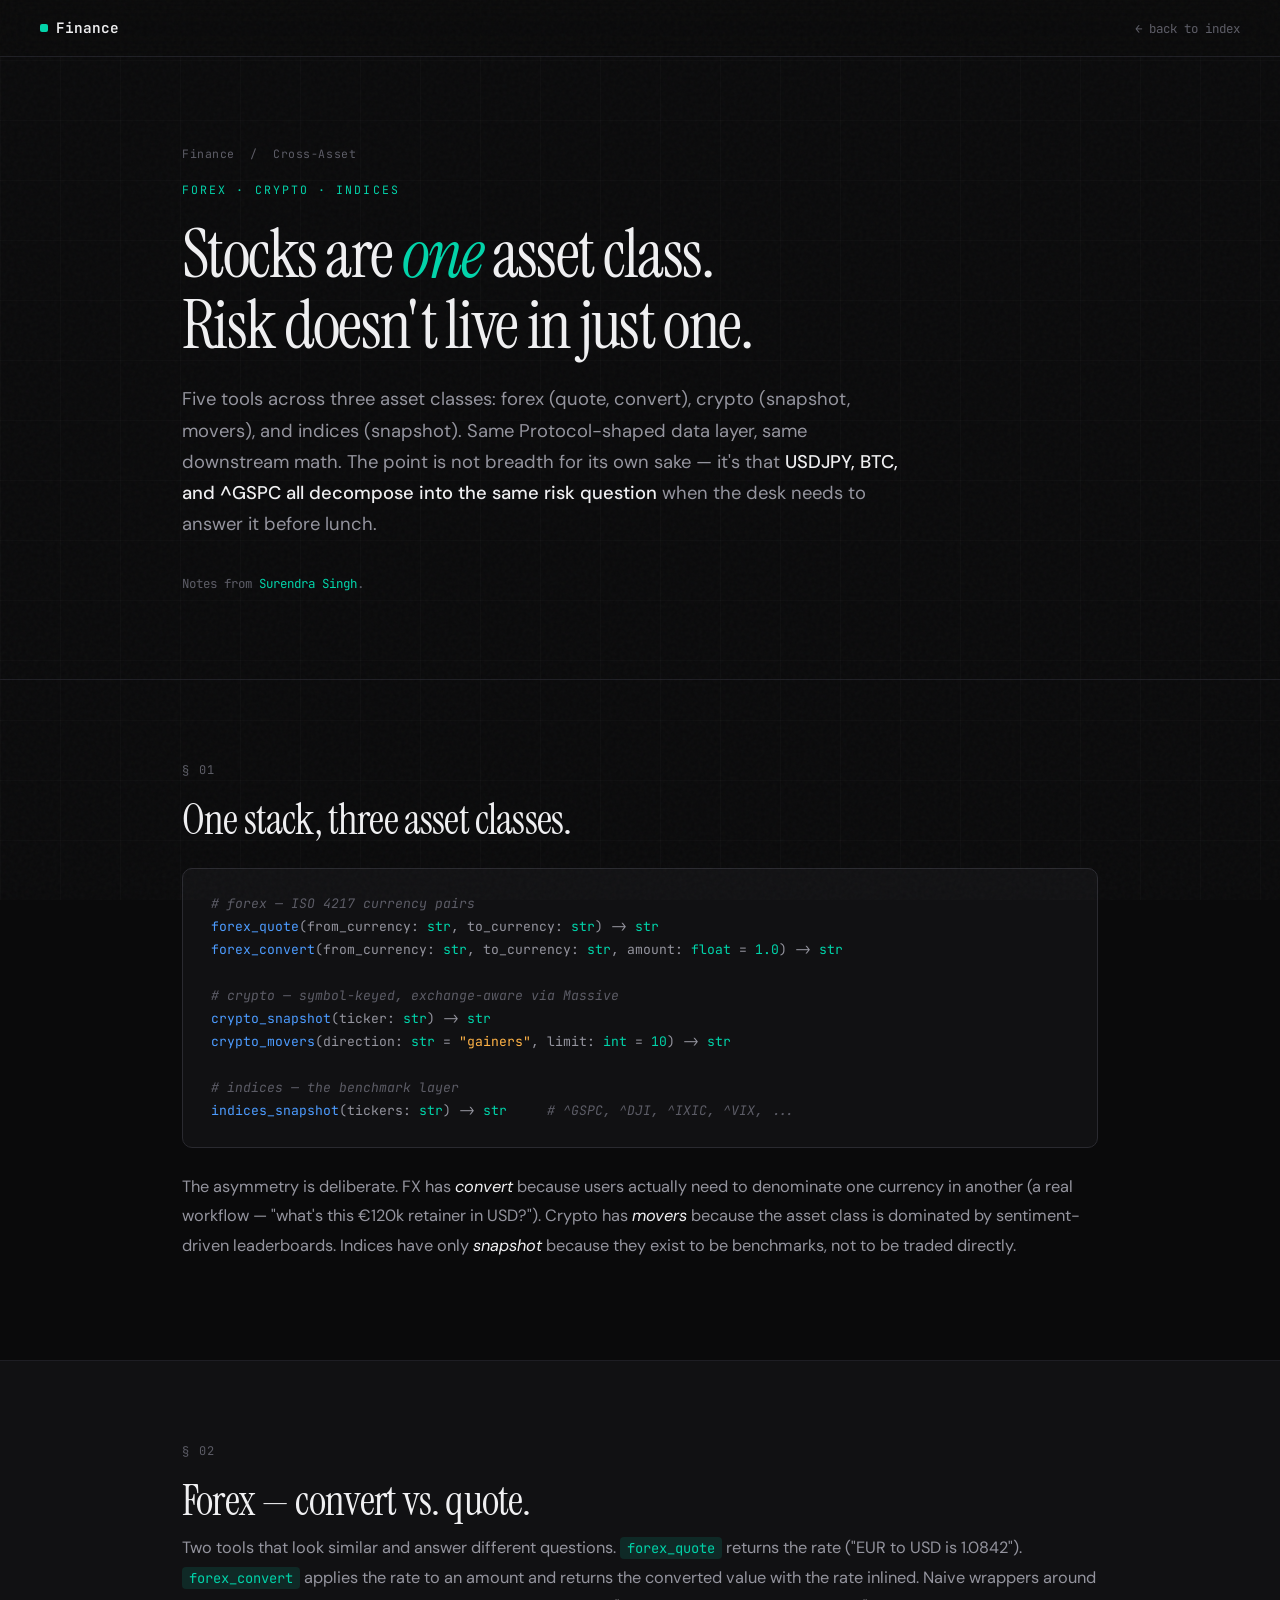
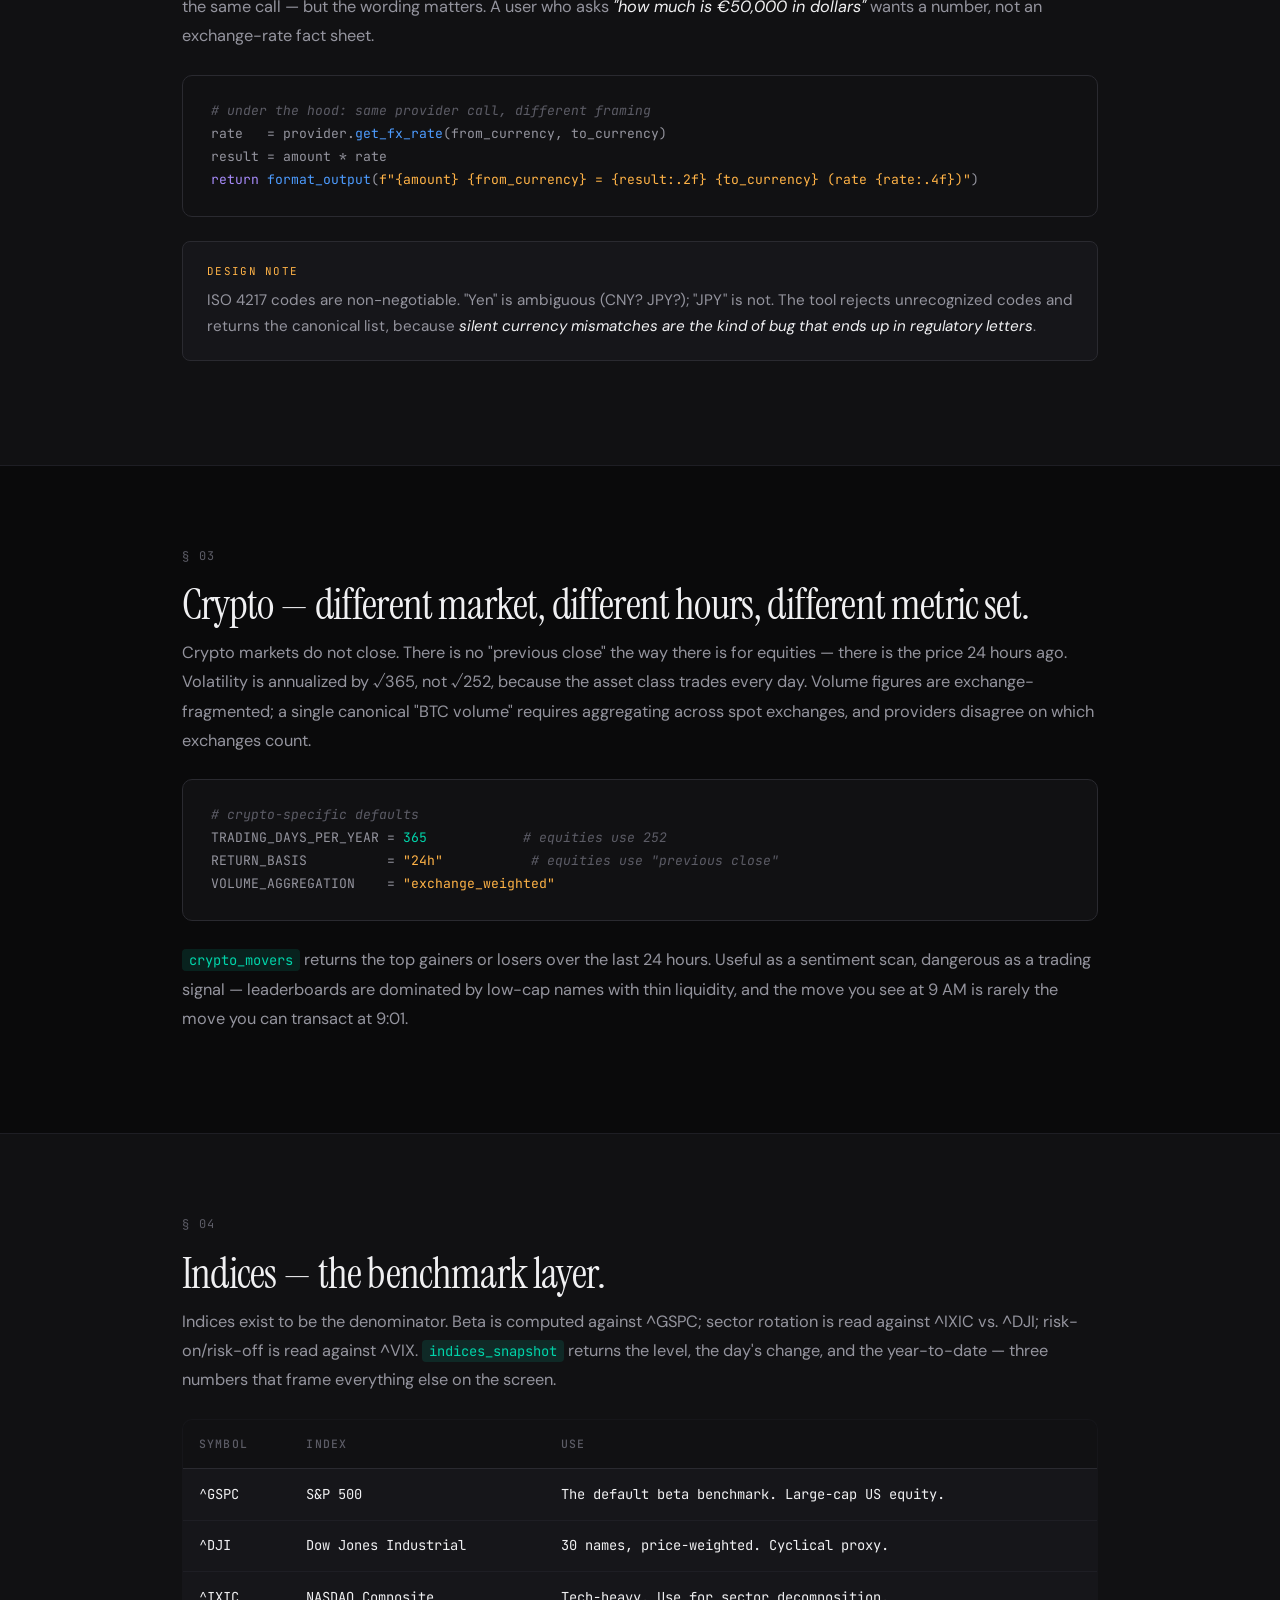
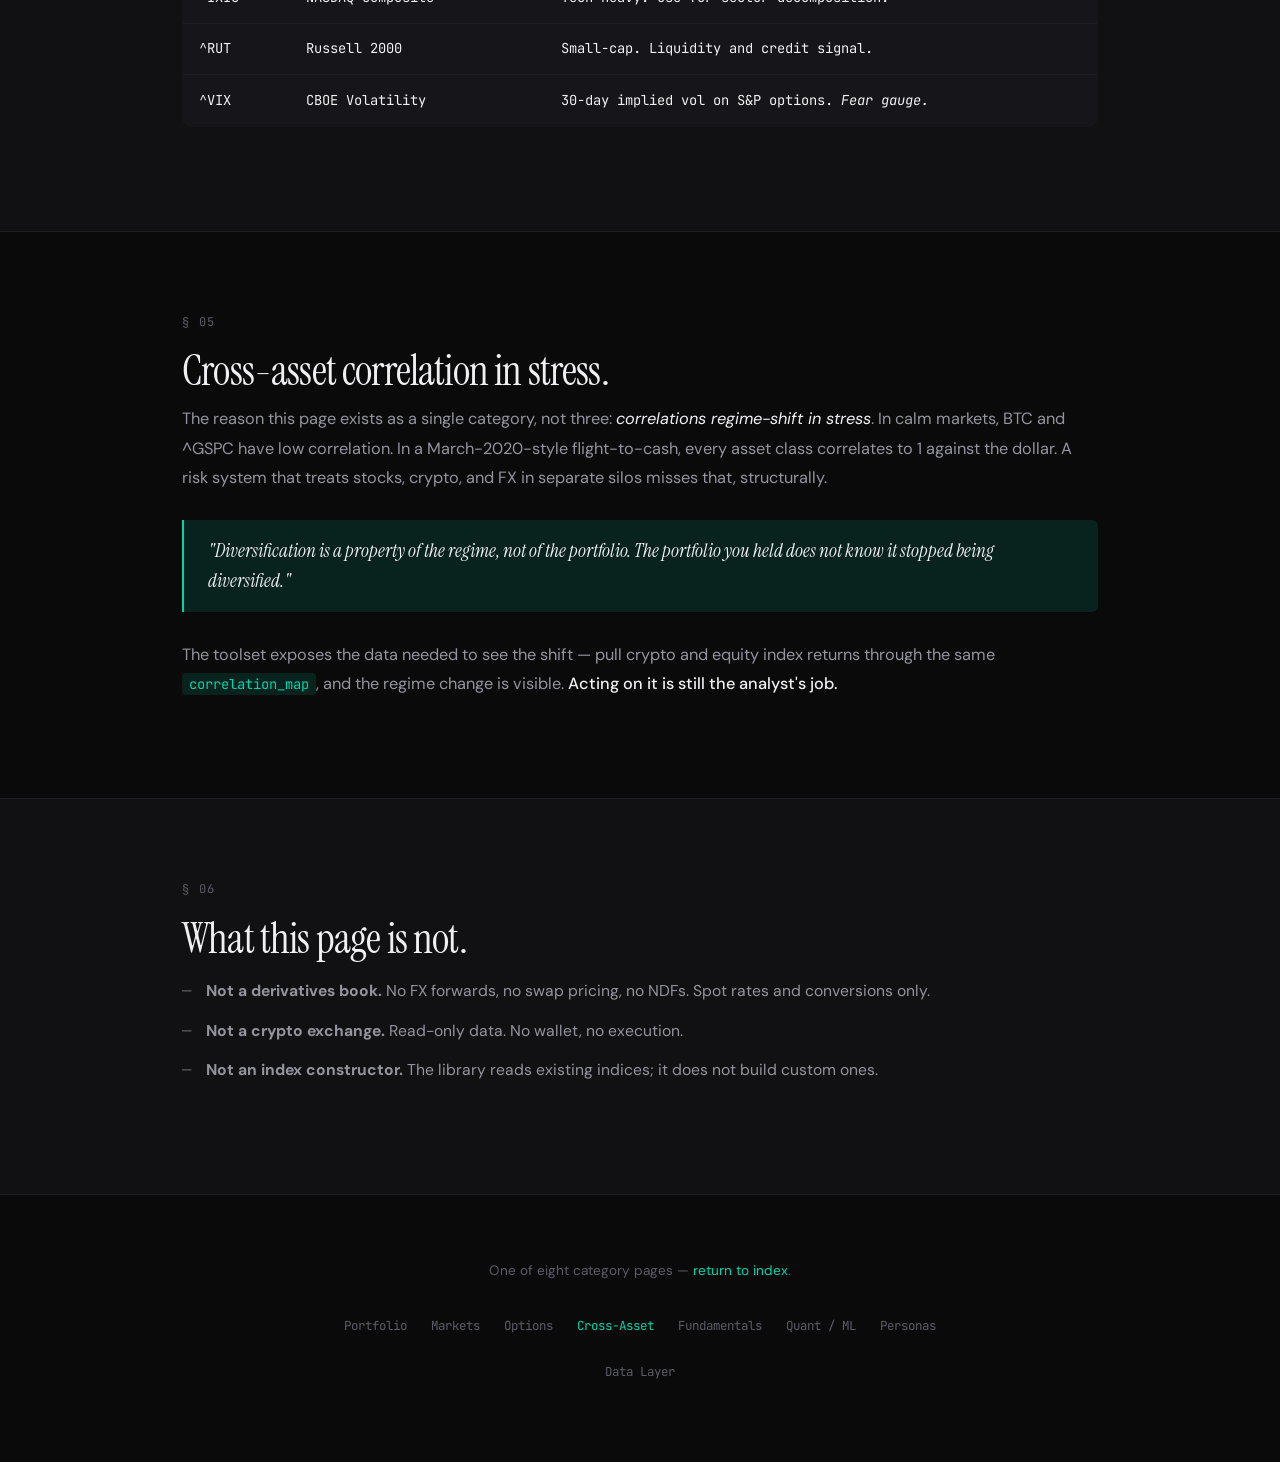
<file: docs/cross-asset.html>
<!DOCTYPE html>
<html lang="en">
<head>
<meta charset="UTF-8">
<meta name="viewport" content="width=device-width, initial-scale=1.0">
<title>Cross-Asset — Finance</title>
<meta name="description" content="Forex, crypto, and indices — one stack across asset classes, behind a single DataProvider Protocol.">
<link rel="preconnect" href="https://fonts.googleapis.com">
<link rel="preconnect" href="https://fonts.gstatic.com" crossorigin>
<link href="https://fonts.googleapis.com/css2?family=DM+Sans:ital,opsz,wght@0,9..40,300;0,9..40,400;0,9..40,500;0,9..40,600;0,9..40,700;1,9..40,300;1,9..40,400&family=JetBrains+Mono:wght@400;500;600&family=Instrument+Serif:ital@0;1&display=swap" rel="stylesheet">
<link rel="stylesheet" href="style.css">
</head>
<body>
<div class="grid-bg"></div>

<nav>
  <div class="nav-inner">
    <a href="index.html" class="nav-logo"><span class="dot"></span> Finance</a>
    <a href="index.html" class="nav-back">← back to index</a>
  </div>
</nav>

<header class="page-header">
  <div class="container">
    <div class="crumb"><a href="index.html">Finance</a> &nbsp;/&nbsp; Cross-Asset</div>
    <span class="kicker" style="margin-top: 1rem;">Forex · Crypto · Indices</span>
    <h1>Stocks are <em>one</em> asset class.<br>Risk doesn't live in just one.</h1>
    <p class="lede">Five tools across three asset classes: forex (quote, convert), crypto (snapshot, movers), and indices (snapshot). Same Protocol-shaped data layer, same downstream math. The point is not breadth for its own sake — it's that <strong>USDJPY, BTC, and ^GSPC all decompose into the same risk question</strong> when the desk needs to answer it before lunch.</p>
    <p class="sig">Notes from <a href="https://www.linkedin.com/in/singhsurendra/">Surendra Singh</a>.</p>
  </div>
</header>

<section class="body">
  <div class="container">
    <span class="section-num">§ 01</span>
    <h2>One stack, three asset classes.</h2>
    <pre class="code"><span class="com"># forex — ISO 4217 currency pairs</span>
<span class="fn">forex_quote</span>(from_currency: <span class="typ">str</span>, to_currency: <span class="typ">str</span>) -> <span class="typ">str</span>
<span class="fn">forex_convert</span>(from_currency: <span class="typ">str</span>, to_currency: <span class="typ">str</span>, amount: <span class="typ">float</span> = <span class="num">1.0</span>) -> <span class="typ">str</span>

<span class="com"># crypto — symbol-keyed, exchange-aware via Massive</span>
<span class="fn">crypto_snapshot</span>(ticker: <span class="typ">str</span>) -> <span class="typ">str</span>
<span class="fn">crypto_movers</span>(direction: <span class="typ">str</span> = <span class="str">"gainers"</span>, limit: <span class="typ">int</span> = <span class="num">10</span>) -> <span class="typ">str</span>

<span class="com"># indices — the benchmark layer</span>
<span class="fn">indices_snapshot</span>(tickers: <span class="typ">str</span>) -> <span class="typ">str</span>     <span class="com"># ^GSPC, ^DJI, ^IXIC, ^VIX, ...</span></pre>
    <p>The asymmetry is deliberate. FX has <em>convert</em> because users actually need to denominate one currency in another (a real workflow — "what's this €120k retainer in USD?"). Crypto has <em>movers</em> because the asset class is dominated by sentiment-driven leaderboards. Indices have only <em>snapshot</em> because they exist to be benchmarks, not to be traded directly.</p>
  </div>
</section>

<section class="body alt">
  <div class="container">
    <span class="section-num">§ 02</span>
    <h2>Forex — convert vs. quote.</h2>
    <p>Two tools that look similar and answer different questions. <code class="inline">forex_quote</code> returns the rate ("EUR to USD is 1.0842"). <code class="inline">forex_convert</code> applies the rate to an amount and returns the converted value with the rate inlined. Naive wrappers around the same call — but the wording matters. A user who asks <em>"how much is €50,000 in dollars"</em> wants a number, not an exchange-rate fact sheet.</p>
    <pre class="code"><span class="com"># under the hood: same provider call, different framing</span>
rate   = provider.<span class="fn">get_fx_rate</span>(from_currency, to_currency)
result = amount * rate
<span class="kw">return</span> <span class="fn">format_output</span>(<span class="str">f"{amount} {from_currency} = {result:.2f} {to_currency} (rate {rate:.4f})"</span>)</pre>
    <div class="note">
      <div class="note-tag">Design note</div>
      <p>ISO 4217 codes are non-negotiable. "Yen" is ambiguous (CNY? JPY?); "JPY" is not. The tool rejects unrecognized codes and returns the canonical list, because <em>silent currency mismatches are the kind of bug that ends up in regulatory letters</em>.</p>
    </div>
  </div>
</section>

<section class="body">
  <div class="container">
    <span class="section-num">§ 03</span>
    <h2>Crypto — different market, different hours, different metric set.</h2>
    <p>Crypto markets do not close. There is no "previous close" the way there is for equities — there is the price 24 hours ago. Volatility is annualized by √365, not √252, because the asset class trades every day. Volume figures are exchange-fragmented; a single canonical "BTC volume" requires aggregating across spot exchanges, and providers disagree on which exchanges count.</p>
    <pre class="code"><span class="com"># crypto-specific defaults</span>
TRADING_DAYS_PER_YEAR = <span class="num">365</span>            <span class="com"># equities use 252</span>
RETURN_BASIS          = <span class="str">"24h"</span>           <span class="com"># equities use "previous close"</span>
VOLUME_AGGREGATION    = <span class="str">"exchange_weighted"</span></pre>
    <p><code class="inline">crypto_movers</code> returns the top gainers or losers over the last 24 hours. Useful as a sentiment scan, dangerous as a trading signal — leaderboards are dominated by low-cap names with thin liquidity, and the move you see at 9 AM is rarely the move you can transact at 9:01.</p>
  </div>
</section>

<section class="body alt">
  <div class="container">
    <span class="section-num">§ 04</span>
    <h2>Indices — the benchmark layer.</h2>
    <p>Indices exist to be the denominator. Beta is computed against ^GSPC; sector rotation is read against ^IXIC vs. ^DJI; risk-on/risk-off is read against ^VIX. <code class="inline">indices_snapshot</code> returns the level, the day's change, and the year-to-date — three numbers that frame everything else on the screen.</p>
    <table class="risk-table">
      <thead><tr><th>Symbol</th><th>Index</th><th>Use</th></tr></thead>
      <tbody>
        <tr><td>^GSPC</td><td>S&amp;P 500</td><td>The default beta benchmark. Large-cap US equity.</td></tr>
        <tr><td>^DJI</td><td>Dow Jones Industrial</td><td>30 names, price-weighted. Cyclical proxy.</td></tr>
        <tr><td>^IXIC</td><td>NASDAQ Composite</td><td>Tech-heavy. Use for sector decomposition.</td></tr>
        <tr><td>^RUT</td><td>Russell 2000</td><td>Small-cap. Liquidity and credit signal.</td></tr>
        <tr><td>^VIX</td><td>CBOE Volatility</td><td>30-day implied vol on S&amp;P options. <em>Fear gauge.</em></td></tr>
      </tbody>
    </table>
  </div>
</section>

<section class="body">
  <div class="container">
    <span class="section-num">§ 05</span>
    <h2>Cross-asset correlation in stress.</h2>
    <p>The reason this page exists as a single category, not three: <em>correlations regime-shift in stress</em>. In calm markets, BTC and ^GSPC have low correlation. In a March-2020-style flight-to-cash, every asset class correlates to 1 against the dollar. A risk system that treats stocks, crypto, and FX in separate silos misses that, structurally.</p>
    <div class="callout"><p>"Diversification is a property of the regime, not of the portfolio. The portfolio you held does not know it stopped being diversified."</p></div>
    <p>The toolset exposes the data needed to see the shift — pull crypto and equity index returns through the same <code class="inline">correlation_map</code>, and the regime change is visible. <strong>Acting on it is still the analyst's job.</strong></p>
  </div>
</section>

<section class="body alt">
  <div class="container">
    <span class="section-num">§ 06</span>
    <h2>What this page is not.</h2>
    <ul>
      <li><strong>Not a derivatives book.</strong> No FX forwards, no swap pricing, no NDFs. Spot rates and conversions only.</li>
      <li><strong>Not a crypto exchange.</strong> Read-only data. No wallet, no execution.</li>
      <li><strong>Not an index constructor.</strong> The library reads existing indices; it does not build custom ones.</li>
    </ul>
  </div>
</section>

<footer>
  <div class="container">
    <p>One of eight category pages — <a href="index.html">return to index</a>.</p>
    <div class="pages">
      <a href="portfolio.html">Portfolio</a>
      <a href="markets.html">Markets</a>
      <a href="options.html">Options</a>
      <a href="cross-asset.html" class="current">Cross-Asset</a>
      <a href="fundamentals.html">Fundamentals</a>
      <a href="quant-ml.html">Quant / ML</a>
      <a href="personas.html">Personas</a>
      <a href="data-layer.html">Data Layer</a>
    </div>
  </div>
</footer>

</body>
</html>
</file>
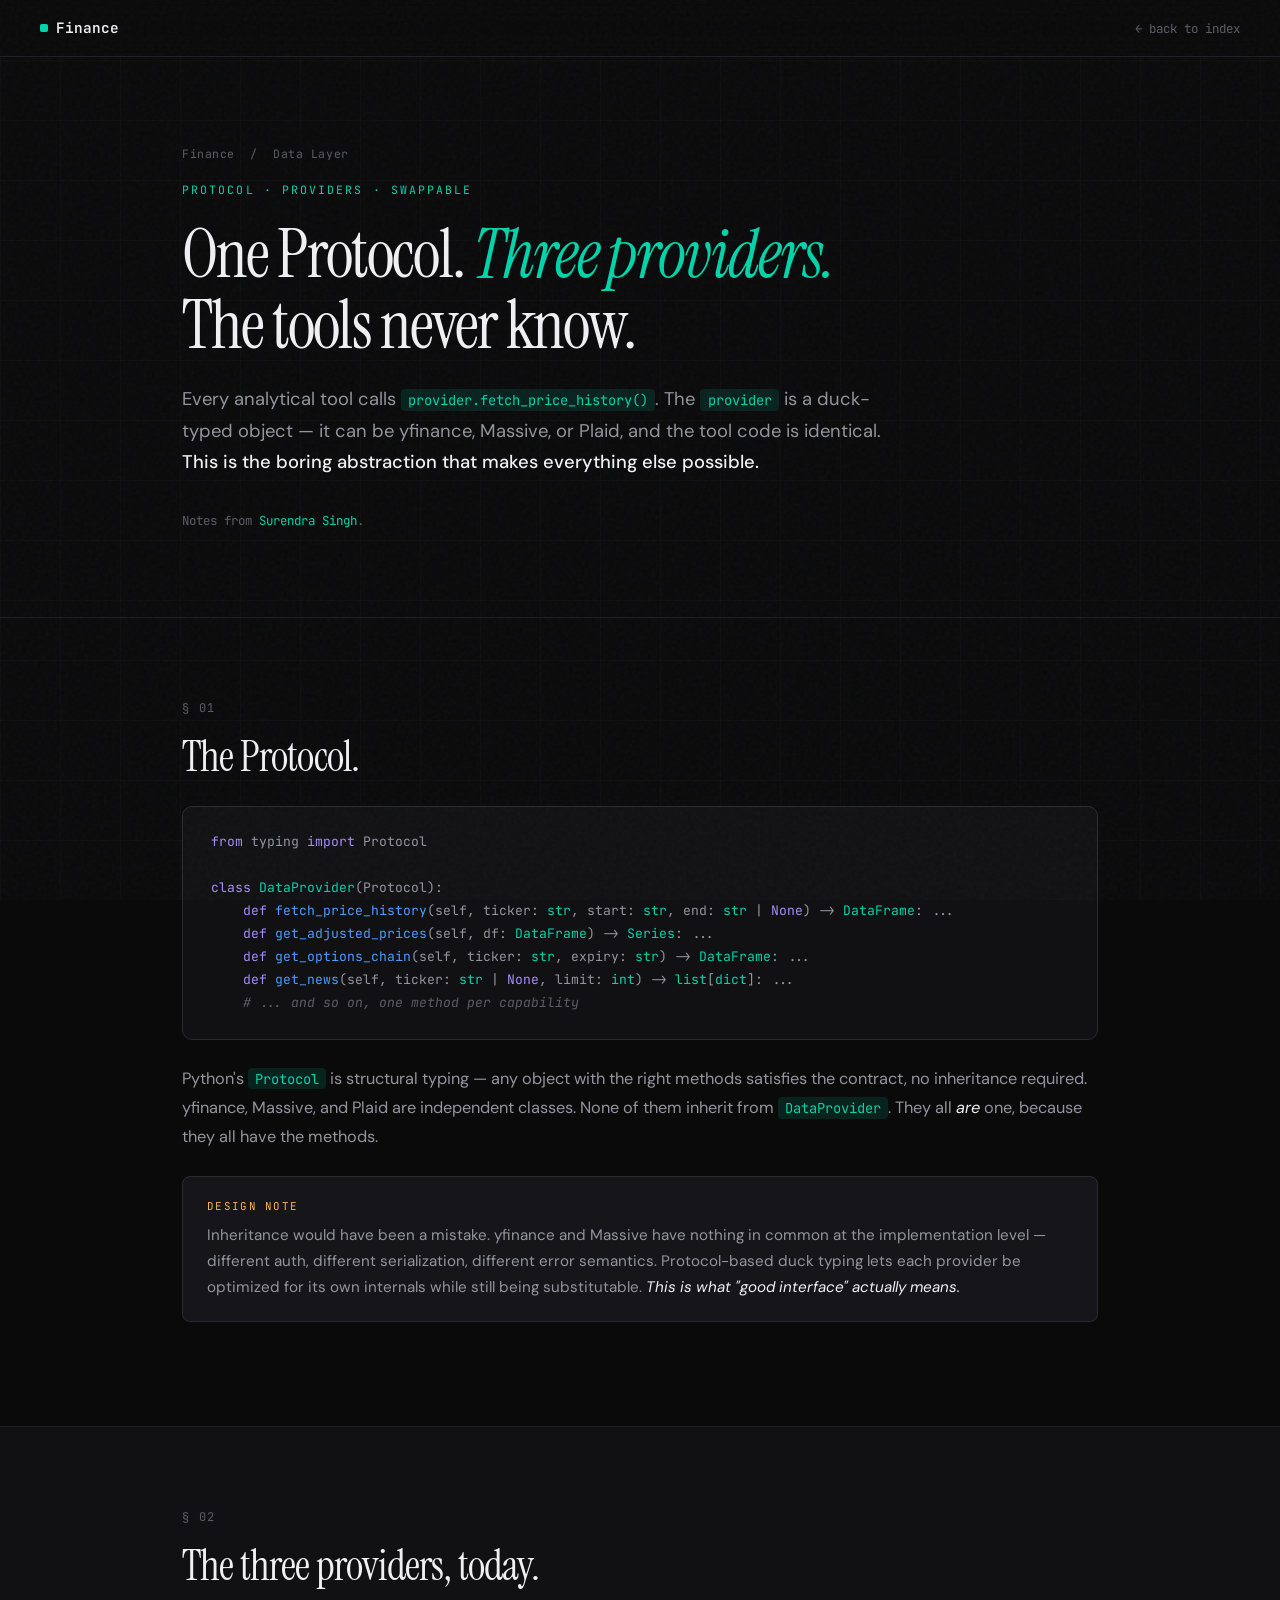
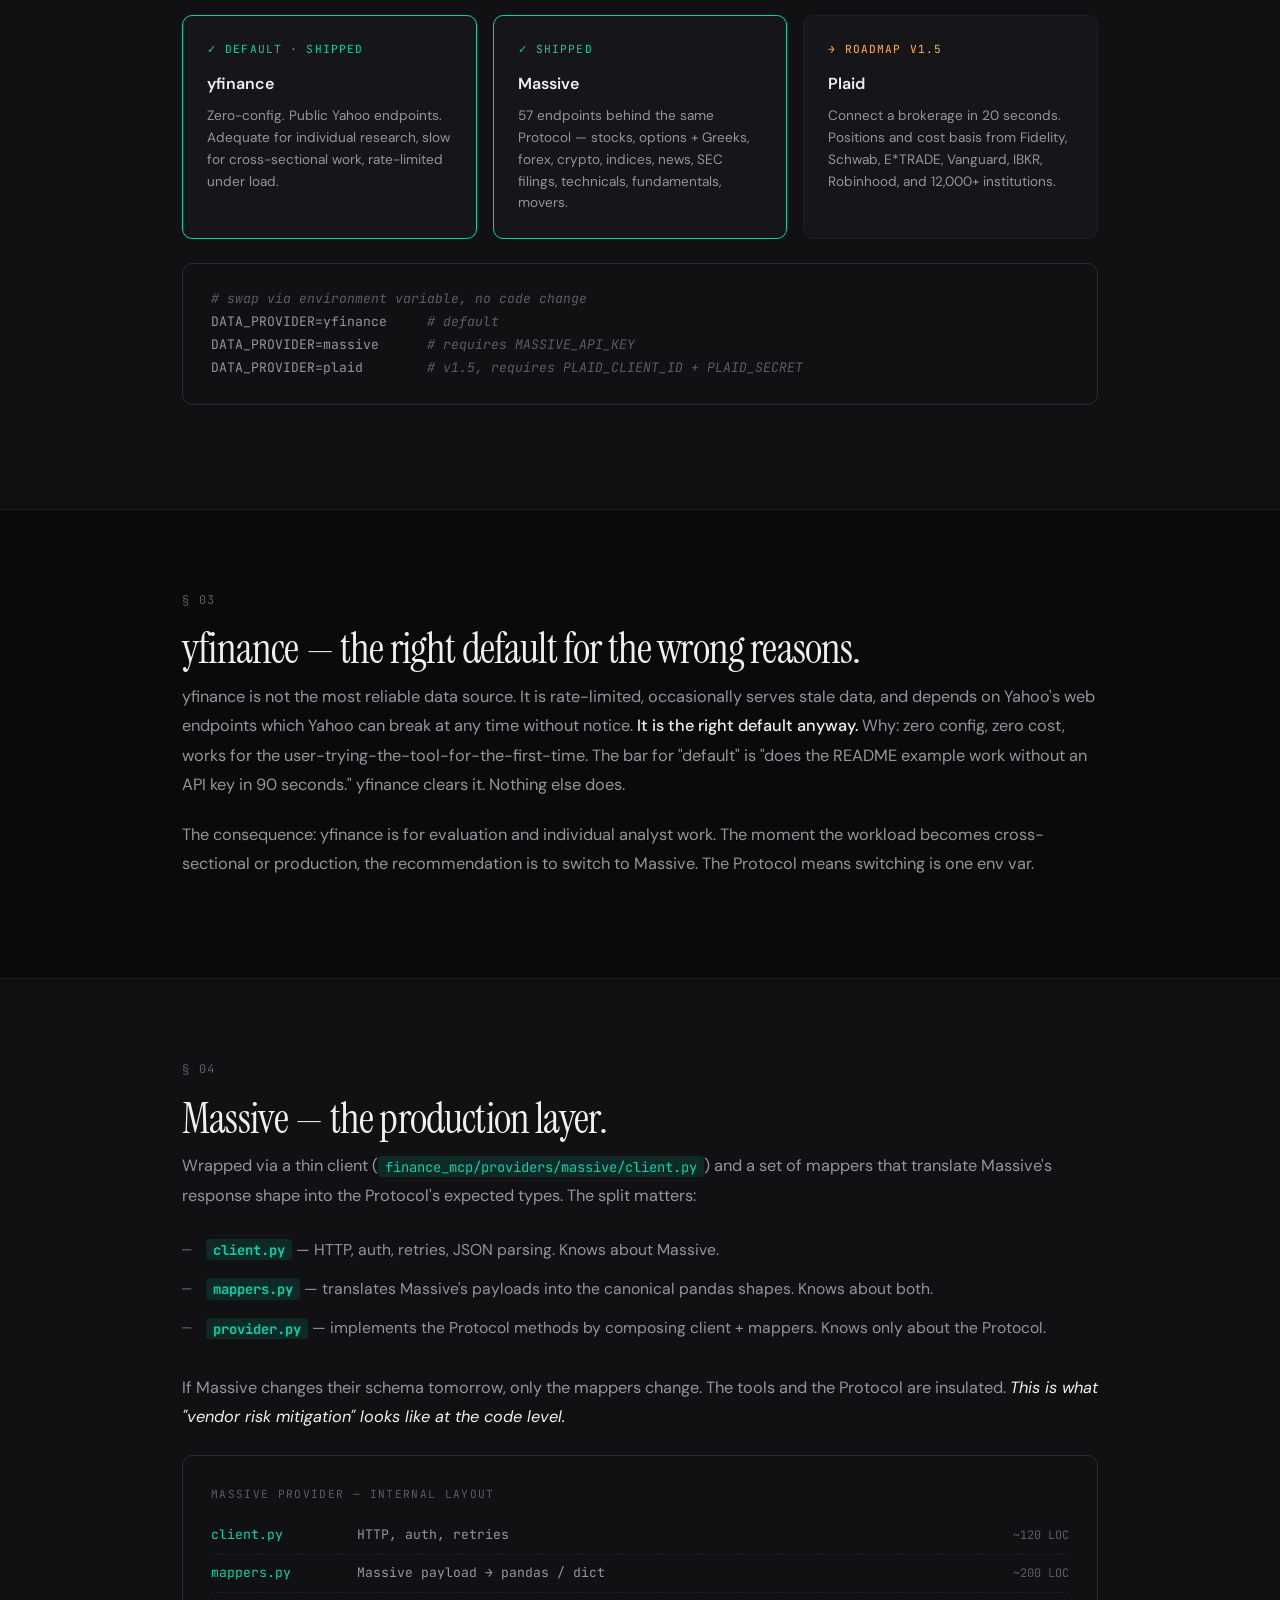
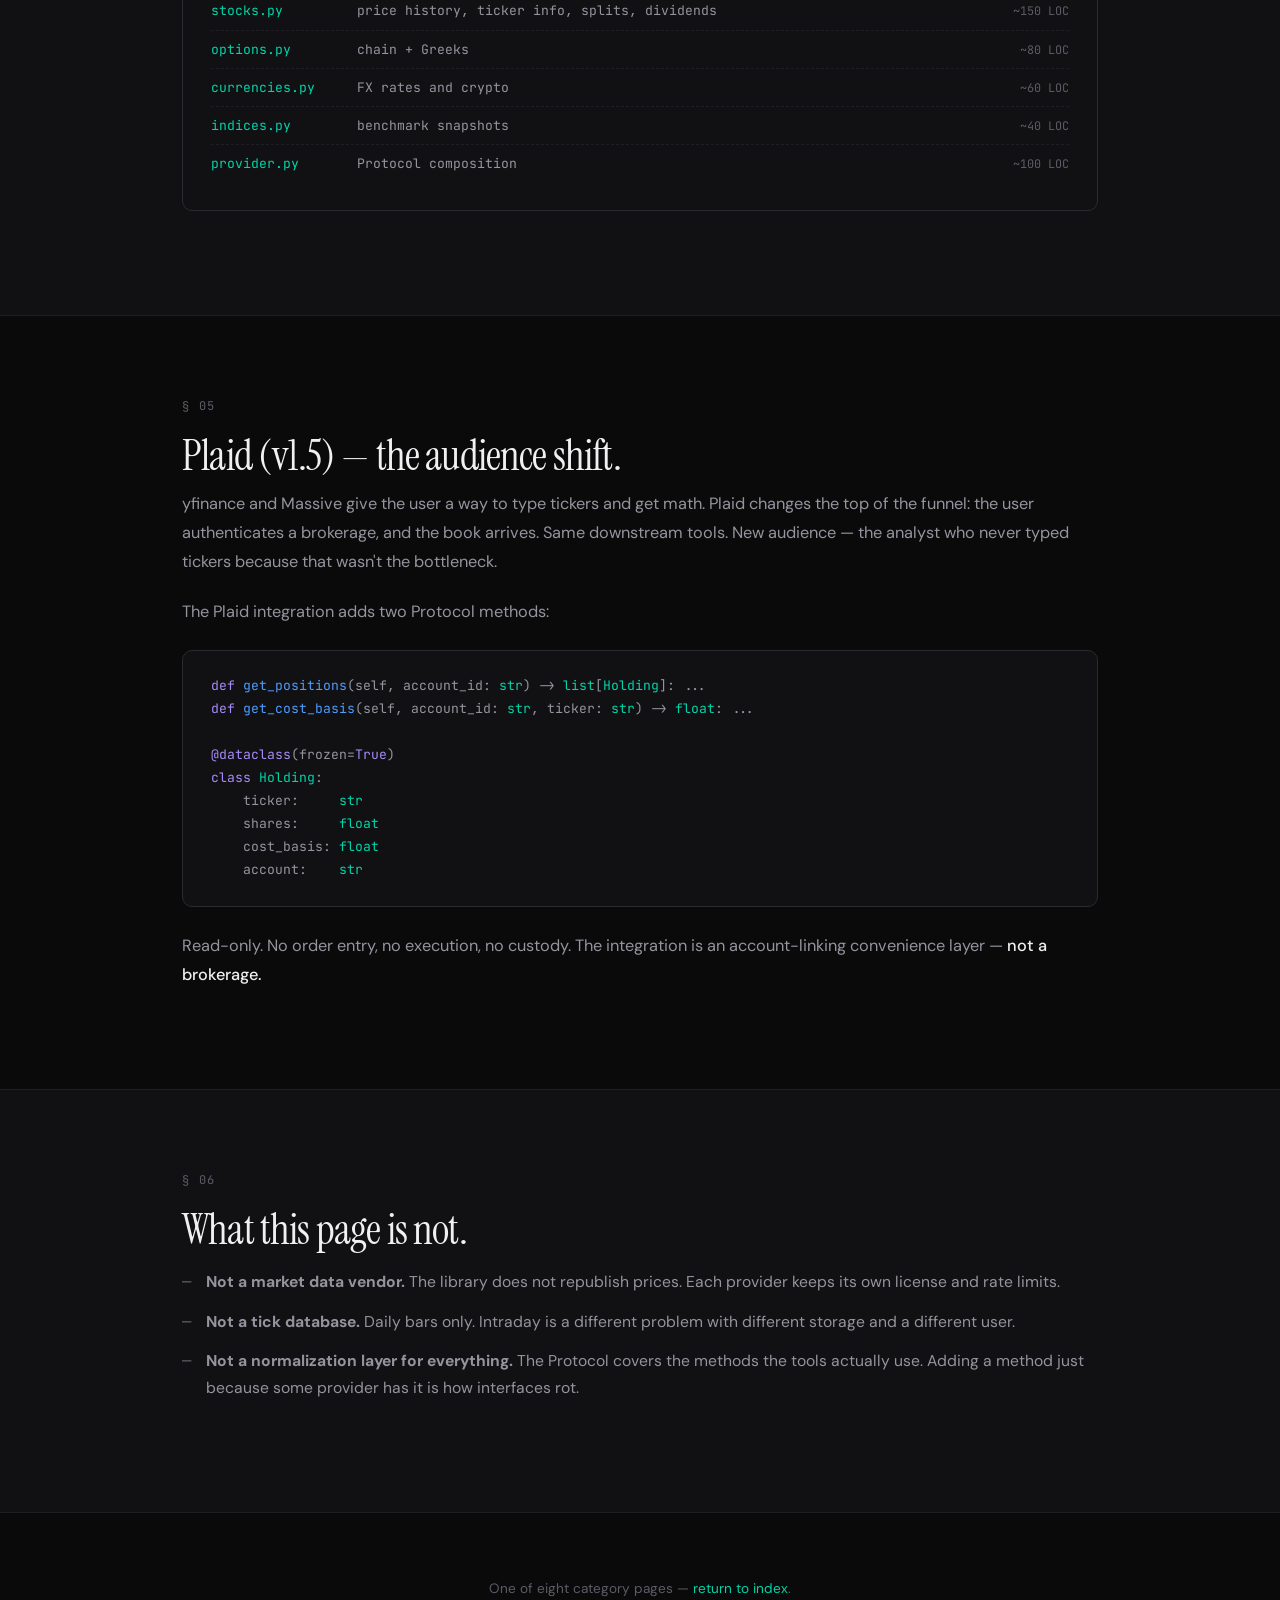
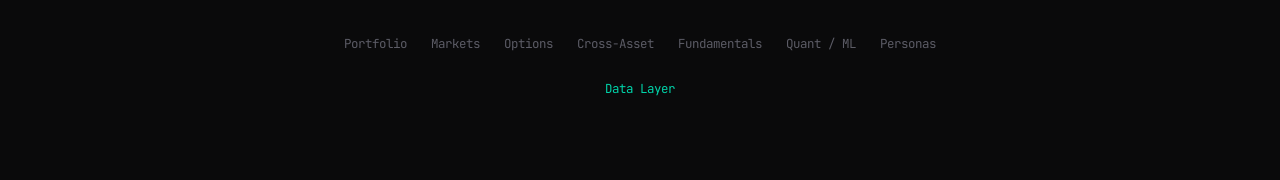
<file: docs/data-layer.html>
<!DOCTYPE html>
<html lang="en">
<head>
<meta charset="UTF-8">
<meta name="viewport" content="width=device-width, initial-scale=1.0">
<title>Data Layer — Finance</title>
<meta name="description" content="Three providers behind a single DataProvider Protocol — yfinance, Massive (57 endpoints), Plaid (v1.5 broker sync). Swap via env var.">
<link rel="preconnect" href="https://fonts.googleapis.com">
<link rel="preconnect" href="https://fonts.gstatic.com" crossorigin>
<link href="https://fonts.googleapis.com/css2?family=DM+Sans:ital,opsz,wght@0,9..40,300;0,9..40,400;0,9..40,500;0,9..40,600;0,9..40,700;1,9..40,300;1,9..40,400&family=JetBrains+Mono:wght@400;500;600&family=Instrument+Serif:ital@0;1&display=swap" rel="stylesheet">
<link rel="stylesheet" href="style.css">
</head>
<body>
<div class="grid-bg"></div>

<nav>
  <div class="nav-inner">
    <a href="index.html" class="nav-logo"><span class="dot"></span> Finance</a>
    <a href="index.html" class="nav-back">← back to index</a>
  </div>
</nav>

<header class="page-header">
  <div class="container">
    <div class="crumb"><a href="index.html">Finance</a> &nbsp;/&nbsp; Data Layer</div>
    <span class="kicker" style="margin-top: 1rem;">Protocol · Providers · Swappable</span>
    <h1>One Protocol. <em>Three providers.</em><br>The tools never know.</h1>
    <p class="lede">Every analytical tool calls <code class="inline">provider.fetch_price_history()</code>. The <code class="inline">provider</code> is a duck-typed object — it can be yfinance, Massive, or Plaid, and the tool code is identical. <strong>This is the boring abstraction that makes everything else possible.</strong></p>
    <p class="sig">Notes from <a href="https://www.linkedin.com/in/singhsurendra/">Surendra Singh</a>.</p>
  </div>
</header>

<section class="body">
  <div class="container">
    <span class="section-num">§ 01</span>
    <h2>The Protocol.</h2>
    <pre class="code"><span class="kw">from</span> typing <span class="kw">import</span> Protocol

<span class="kw">class</span> <span class="typ">DataProvider</span>(Protocol):
    <span class="kw">def</span> <span class="fn">fetch_price_history</span>(self, ticker: <span class="typ">str</span>, start: <span class="typ">str</span>, end: <span class="typ">str</span> | <span class="kw">None</span>) -> <span class="typ">DataFrame</span>: ...
    <span class="kw">def</span> <span class="fn">get_adjusted_prices</span>(self, df: <span class="typ">DataFrame</span>) -> <span class="typ">Series</span>: ...
    <span class="kw">def</span> <span class="fn">get_options_chain</span>(self, ticker: <span class="typ">str</span>, expiry: <span class="typ">str</span>) -> <span class="typ">DataFrame</span>: ...
    <span class="kw">def</span> <span class="fn">get_news</span>(self, ticker: <span class="typ">str</span> | <span class="kw">None</span>, limit: <span class="typ">int</span>) -> <span class="typ">list</span>[<span class="typ">dict</span>]: ...
    <span class="com"># ... and so on, one method per capability</span></pre>
    <p>Python's <code class="inline">Protocol</code> is structural typing — any object with the right methods satisfies the contract, no inheritance required. yfinance, Massive, and Plaid are independent classes. None of them inherit from <code class="inline">DataProvider</code>. They all <em>are</em> one, because they all have the methods.</p>
    <div class="note">
      <div class="note-tag">Design note</div>
      <p>Inheritance would have been a mistake. yfinance and Massive have nothing in common at the implementation level — different auth, different serialization, different error semantics. Protocol-based duck typing lets each provider be optimized for its own internals while still being substitutable. <em>This is what "good interface" actually means.</em></p>
    </div>
  </div>
</section>

<section class="body alt">
  <div class="container">
    <span class="section-num">§ 02</span>
    <h2>The three providers, today.</h2>
    <div class="providers">
      <div class="provider shipped">
        <div class="p-tag">✓ Default · Shipped</div>
        <h4>yfinance</h4>
        <p>Zero-config. Public Yahoo endpoints. Adequate for individual research, slow for cross-sectional work, rate-limited under load.</p>
      </div>
      <div class="provider shipped">
        <div class="p-tag">✓ Shipped</div>
        <h4>Massive</h4>
        <p>57 endpoints behind the same Protocol — stocks, options + Greeks, forex, crypto, indices, news, SEC filings, technicals, fundamentals, movers.</p>
      </div>
      <div class="provider roadmap">
        <div class="p-tag">→ Roadmap v1.5</div>
        <h4>Plaid</h4>
        <p>Connect a brokerage in 20 seconds. Positions and cost basis from Fidelity, Schwab, E*TRADE, Vanguard, IBKR, Robinhood, and 12,000+ institutions.</p>
      </div>
    </div>
    <pre class="code"><span class="com"># swap via environment variable, no code change</span>
DATA_PROVIDER=yfinance     <span class="com"># default</span>
DATA_PROVIDER=massive      <span class="com"># requires MASSIVE_API_KEY</span>
DATA_PROVIDER=plaid        <span class="com"># v1.5, requires PLAID_CLIENT_ID + PLAID_SECRET</span></pre>
  </div>
</section>

<section class="body">
  <div class="container">
    <span class="section-num">§ 03</span>
    <h2>yfinance — the right default for the wrong reasons.</h2>
    <p>yfinance is not the most reliable data source. It is rate-limited, occasionally serves stale data, and depends on Yahoo's web endpoints which Yahoo can break at any time without notice. <strong>It is the right default anyway.</strong> Why: zero config, zero cost, works for the user-trying-the-tool-for-the-first-time. The bar for "default" is "does the README example work without an API key in 90 seconds." yfinance clears it. Nothing else does.</p>
    <p>The consequence: yfinance is for evaluation and individual analyst work. The moment the workload becomes cross-sectional or production, the recommendation is to switch to Massive. The Protocol means switching is one env var.</p>
  </div>
</section>

<section class="body alt">
  <div class="container">
    <span class="section-num">§ 04</span>
    <h2>Massive — the production layer.</h2>
    <p>Wrapped via a thin client (<code class="inline">finance_mcp/providers/massive/client.py</code>) and a set of mappers that translate Massive's response shape into the Protocol's expected types. The split matters:</p>
    <ul>
      <li><strong><code class="inline">client.py</code></strong> — HTTP, auth, retries, JSON parsing. Knows about Massive.</li>
      <li><strong><code class="inline">mappers.py</code></strong> — translates Massive's payloads into the canonical pandas shapes. Knows about both.</li>
      <li><strong><code class="inline">provider.py</code></strong> — implements the Protocol methods by composing client + mappers. Knows only about the Protocol.</li>
    </ul>
    <p>If Massive changes their schema tomorrow, only the mappers change. The tools and the Protocol are insulated. <em>This is what "vendor risk mitigation" looks like at the code level.</em></p>
    <div class="arch">
      <div class="lab">Massive provider — internal layout</div>
      <div class="row"><span class="k">client.py</span><span class="v">HTTP, auth, retries</span><span class="s">~120 LOC</span></div>
      <div class="row"><span class="k">mappers.py</span><span class="v">Massive payload &rarr; pandas / dict</span><span class="s">~200 LOC</span></div>
      <div class="row"><span class="k">stocks.py</span><span class="v">price history, ticker info, splits, dividends</span><span class="s">~150 LOC</span></div>
      <div class="row"><span class="k">options.py</span><span class="v">chain + Greeks</span><span class="s">~80 LOC</span></div>
      <div class="row"><span class="k">currencies.py</span><span class="v">FX rates and crypto</span><span class="s">~60 LOC</span></div>
      <div class="row"><span class="k">indices.py</span><span class="v">benchmark snapshots</span><span class="s">~40 LOC</span></div>
      <div class="row"><span class="k">provider.py</span><span class="v">Protocol composition</span><span class="s">~100 LOC</span></div>
    </div>
  </div>
</section>

<section class="body">
  <div class="container">
    <span class="section-num">§ 05</span>
    <h2>Plaid (v1.5) — the audience shift.</h2>
    <p>yfinance and Massive give the user a way to type tickers and get math. Plaid changes the top of the funnel: the user authenticates a brokerage, and the book arrives. Same downstream tools. New audience — the analyst who never typed tickers because that wasn't the bottleneck.</p>
    <p>The Plaid integration adds two Protocol methods:</p>
    <pre class="code"><span class="kw">def</span> <span class="fn">get_positions</span>(self, account_id: <span class="typ">str</span>) -> <span class="typ">list</span>[<span class="typ">Holding</span>]: ...
<span class="kw">def</span> <span class="fn">get_cost_basis</span>(self, account_id: <span class="typ">str</span>, ticker: <span class="typ">str</span>) -> <span class="typ">float</span>: ...

<span class="kw">@dataclass</span>(frozen=<span class="kw">True</span>)
<span class="kw">class</span> <span class="typ">Holding</span>:
    ticker:     <span class="typ">str</span>
    shares:     <span class="typ">float</span>
    cost_basis: <span class="typ">float</span>
    account:    <span class="typ">str</span></pre>
    <p>Read-only. No order entry, no execution, no custody. The integration is an account-linking convenience layer — <strong>not a brokerage.</strong></p>
  </div>
</section>

<section class="body alt">
  <div class="container">
    <span class="section-num">§ 06</span>
    <h2>What this page is not.</h2>
    <ul>
      <li><strong>Not a market data vendor.</strong> The library does not republish prices. Each provider keeps its own license and rate limits.</li>
      <li><strong>Not a tick database.</strong> Daily bars only. Intraday is a different problem with different storage and a different user.</li>
      <li><strong>Not a normalization layer for everything.</strong> The Protocol covers the methods the tools actually use. Adding a method just because some provider has it is how interfaces rot.</li>
    </ul>
  </div>
</section>

<footer>
  <div class="container">
    <p>One of eight category pages — <a href="index.html">return to index</a>.</p>
    <div class="pages">
      <a href="portfolio.html">Portfolio</a>
      <a href="markets.html">Markets</a>
      <a href="options.html">Options</a>
      <a href="cross-asset.html">Cross-Asset</a>
      <a href="fundamentals.html">Fundamentals</a>
      <a href="quant-ml.html">Quant / ML</a>
      <a href="personas.html">Personas</a>
      <a href="data-layer.html" class="current">Data Layer</a>
    </div>
  </div>
</footer>

</body>
</html>
</file>
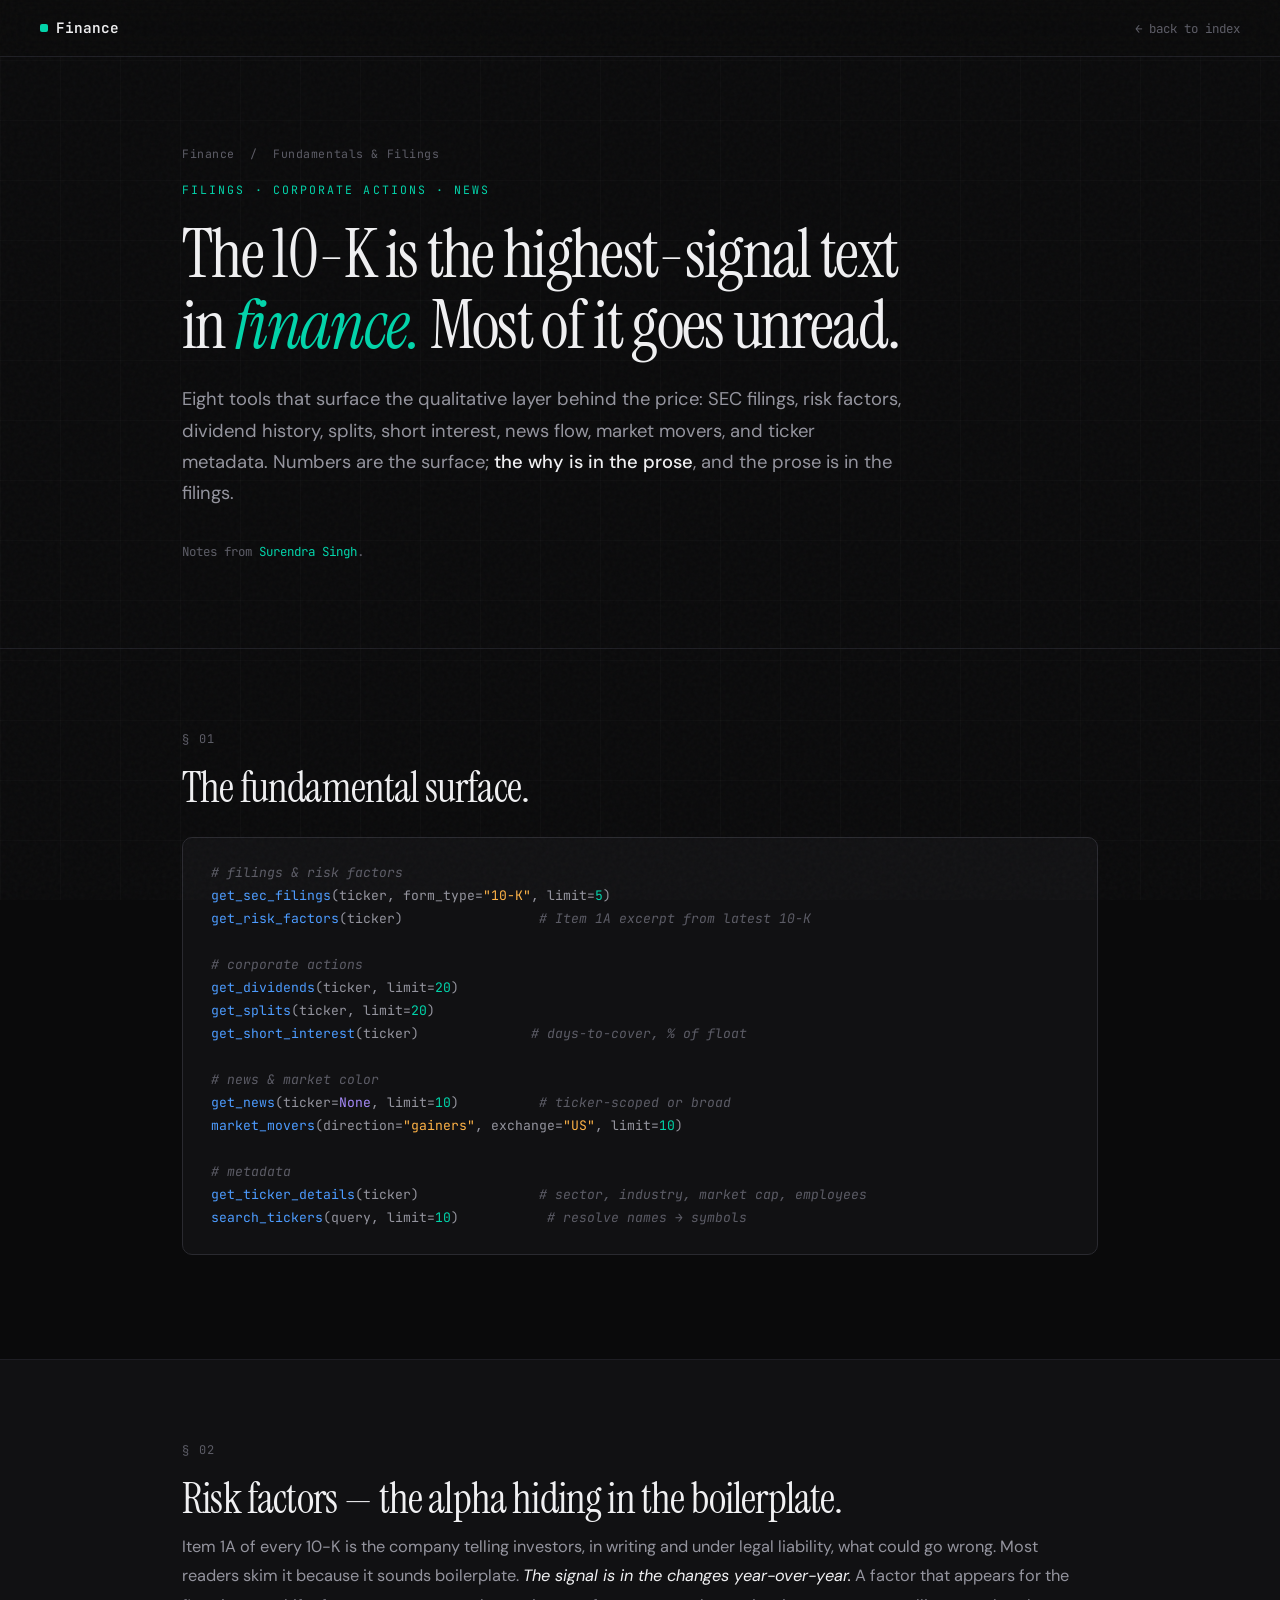
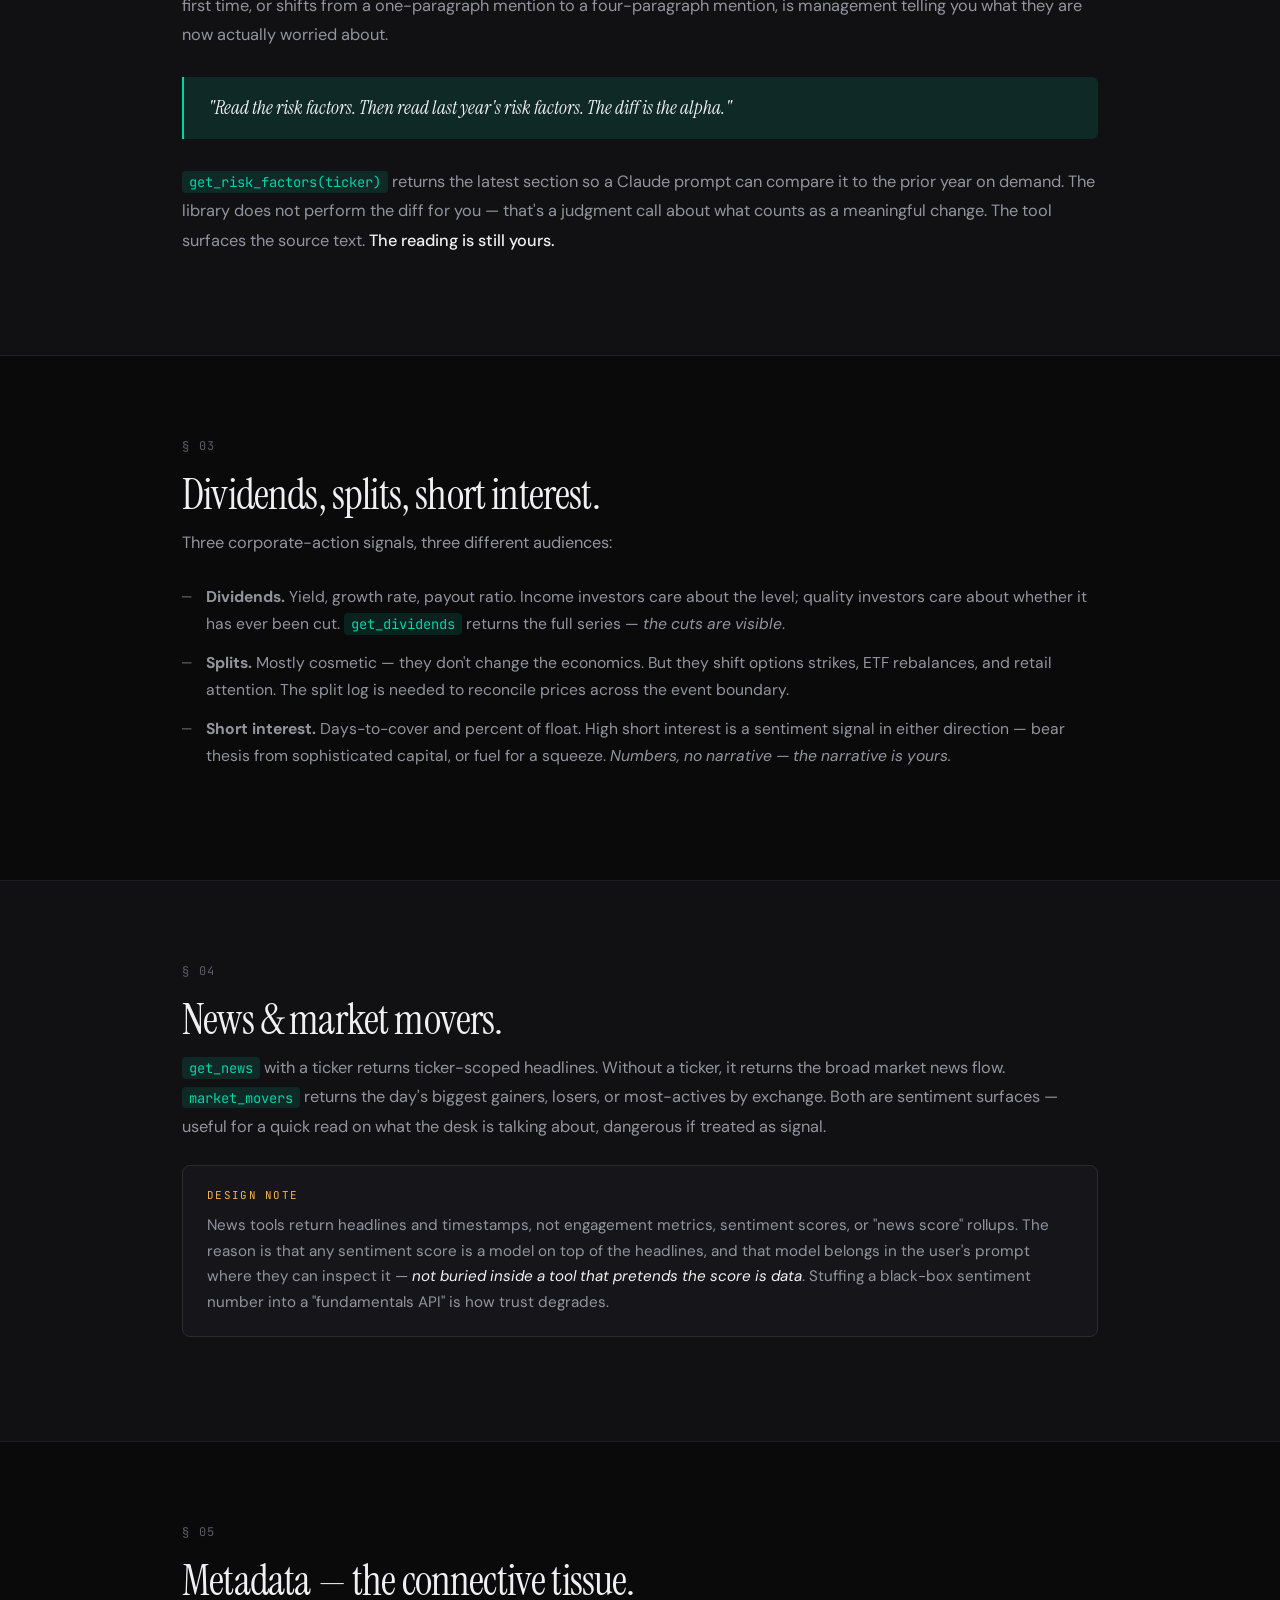
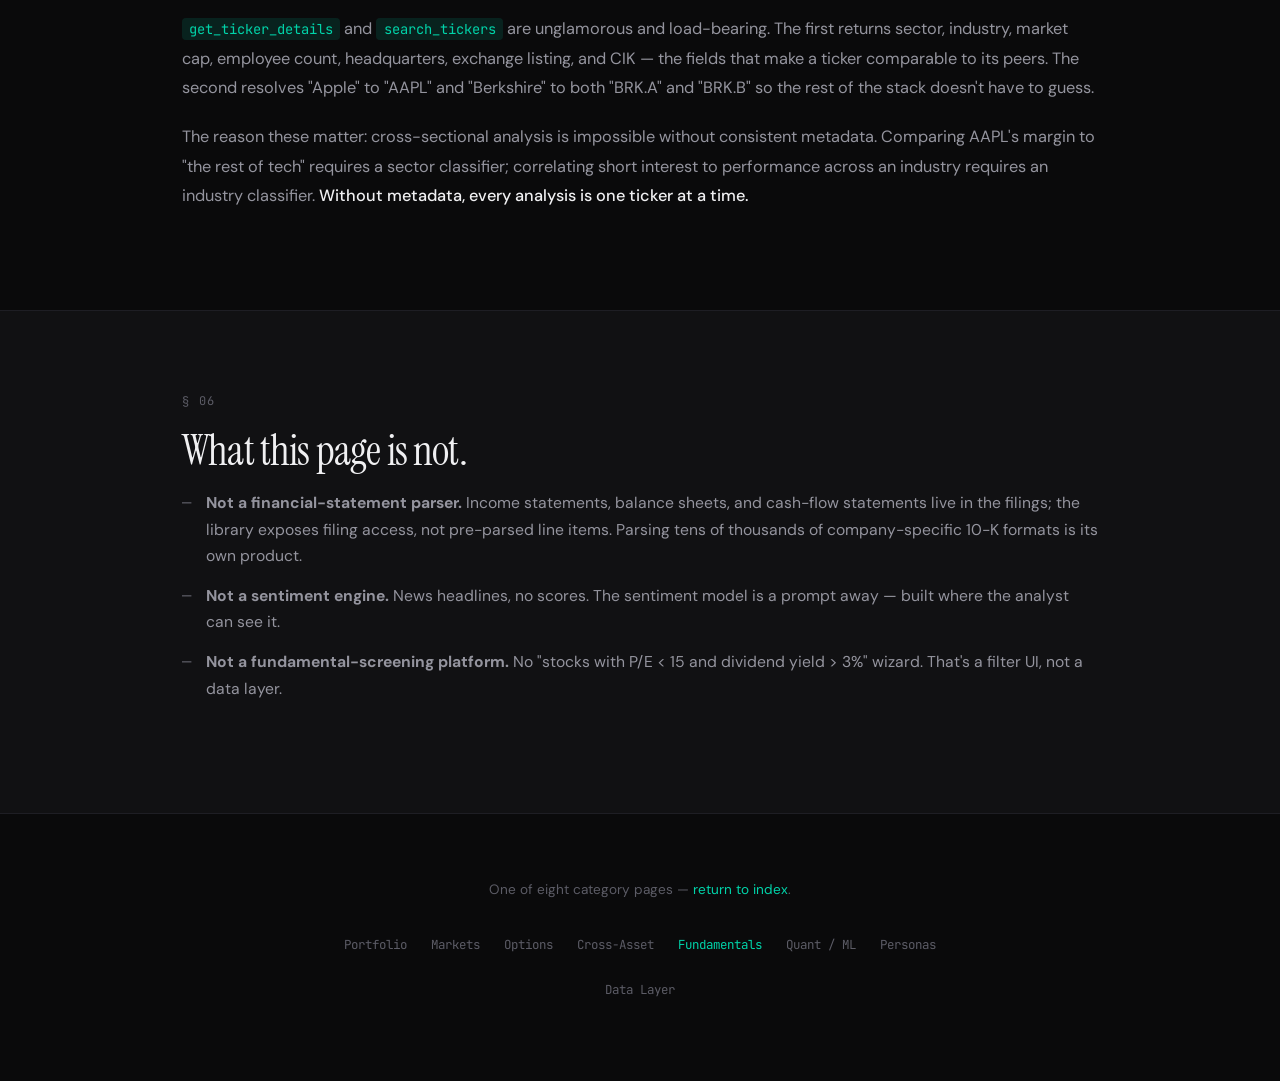
<file: docs/fundamentals.html>
<!DOCTYPE html>
<html lang="en">
<head>
<meta charset="UTF-8">
<meta name="viewport" content="width=device-width, initial-scale=1.0">
<title>Fundamentals &amp; Filings — Finance</title>
<meta name="description" content="Dividends, splits, short interest, SEC filings, risk factors, news, market movers, and ticker metadata.">
<link rel="preconnect" href="https://fonts.googleapis.com">
<link rel="preconnect" href="https://fonts.gstatic.com" crossorigin>
<link href="https://fonts.googleapis.com/css2?family=DM+Sans:ital,opsz,wght@0,9..40,300;0,9..40,400;0,9..40,500;0,9..40,600;0,9..40,700;1,9..40,300;1,9..40,400&family=JetBrains+Mono:wght@400;500;600&family=Instrument+Serif:ital@0;1&display=swap" rel="stylesheet">
<link rel="stylesheet" href="style.css">
</head>
<body>
<div class="grid-bg"></div>

<nav>
  <div class="nav-inner">
    <a href="index.html" class="nav-logo"><span class="dot"></span> Finance</a>
    <a href="index.html" class="nav-back">← back to index</a>
  </div>
</nav>

<header class="page-header">
  <div class="container">
    <div class="crumb"><a href="index.html">Finance</a> &nbsp;/&nbsp; Fundamentals &amp; Filings</div>
    <span class="kicker" style="margin-top: 1rem;">Filings · Corporate Actions · News</span>
    <h1>The 10-K is the highest-signal text<br>in <em>finance.</em> Most of it goes unread.</h1>
    <p class="lede">Eight tools that surface the qualitative layer behind the price: SEC filings, risk factors, dividend history, splits, short interest, news flow, market movers, and ticker metadata. Numbers are the surface; <strong>the why is in the prose</strong>, and the prose is in the filings.</p>
    <p class="sig">Notes from <a href="https://www.linkedin.com/in/singhsurendra/">Surendra Singh</a>.</p>
  </div>
</header>

<section class="body">
  <div class="container">
    <span class="section-num">§ 01</span>
    <h2>The fundamental surface.</h2>
    <pre class="code"><span class="com"># filings &amp; risk factors</span>
<span class="fn">get_sec_filings</span>(ticker, form_type=<span class="str">"10-K"</span>, limit=<span class="num">5</span>)
<span class="fn">get_risk_factors</span>(ticker)                 <span class="com"># Item 1A excerpt from latest 10-K</span>

<span class="com"># corporate actions</span>
<span class="fn">get_dividends</span>(ticker, limit=<span class="num">20</span>)
<span class="fn">get_splits</span>(ticker, limit=<span class="num">20</span>)
<span class="fn">get_short_interest</span>(ticker)              <span class="com"># days-to-cover, % of float</span>

<span class="com"># news &amp; market color</span>
<span class="fn">get_news</span>(ticker=<span class="kw">None</span>, limit=<span class="num">10</span>)          <span class="com"># ticker-scoped or broad</span>
<span class="fn">market_movers</span>(direction=<span class="str">"gainers"</span>, exchange=<span class="str">"US"</span>, limit=<span class="num">10</span>)

<span class="com"># metadata</span>
<span class="fn">get_ticker_details</span>(ticker)               <span class="com"># sector, industry, market cap, employees</span>
<span class="fn">search_tickers</span>(query, limit=<span class="num">10</span>)           <span class="com"># resolve names &rarr; symbols</span></pre>
  </div>
</section>

<section class="body alt">
  <div class="container">
    <span class="section-num">§ 02</span>
    <h2>Risk factors — the alpha hiding in the boilerplate.</h2>
    <p>Item 1A of every 10-K is the company telling investors, in writing and under legal liability, what could go wrong. Most readers skim it because it sounds boilerplate. <em>The signal is in the changes year-over-year.</em> A factor that appears for the first time, or shifts from a one-paragraph mention to a four-paragraph mention, is management telling you what they are now actually worried about.</p>
    <div class="callout"><p>"Read the risk factors. Then read last year's risk factors. The diff is the alpha."</p></div>
    <p><code class="inline">get_risk_factors(ticker)</code> returns the latest section so a Claude prompt can compare it to the prior year on demand. The library does not perform the diff for you — that's a judgment call about what counts as a meaningful change. The tool surfaces the source text. <strong>The reading is still yours.</strong></p>
  </div>
</section>

<section class="body">
  <div class="container">
    <span class="section-num">§ 03</span>
    <h2>Dividends, splits, short interest.</h2>
    <p>Three corporate-action signals, three different audiences:</p>
    <ul>
      <li><strong>Dividends.</strong> Yield, growth rate, payout ratio. Income investors care about the level; quality investors care about whether it has ever been cut. <code class="inline">get_dividends</code> returns the full series — <em>the cuts are visible</em>.</li>
      <li><strong>Splits.</strong> Mostly cosmetic — they don't change the economics. But they shift options strikes, ETF rebalances, and retail attention. The split log is needed to reconcile prices across the event boundary.</li>
      <li><strong>Short interest.</strong> Days-to-cover and percent of float. High short interest is a sentiment signal in either direction — bear thesis from sophisticated capital, or fuel for a squeeze. <em>Numbers, no narrative — the narrative is yours.</em></li>
    </ul>
  </div>
</section>

<section class="body alt">
  <div class="container">
    <span class="section-num">§ 04</span>
    <h2>News &amp; market movers.</h2>
    <p><code class="inline">get_news</code> with a ticker returns ticker-scoped headlines. Without a ticker, it returns the broad market news flow. <code class="inline">market_movers</code> returns the day's biggest gainers, losers, or most-actives by exchange. Both are sentiment surfaces — useful for a quick read on what the desk is talking about, dangerous if treated as signal.</p>
    <div class="note">
      <div class="note-tag">Design note</div>
      <p>News tools return headlines and timestamps, not engagement metrics, sentiment scores, or "news score" rollups. The reason is that any sentiment score is a model on top of the headlines, and that model belongs in the user's prompt where they can inspect it — <em>not buried inside a tool that pretends the score is data</em>. Stuffing a black-box sentiment number into a "fundamentals API" is how trust degrades.</p>
    </div>
  </div>
</section>

<section class="body">
  <div class="container">
    <span class="section-num">§ 05</span>
    <h2>Metadata — the connective tissue.</h2>
    <p><code class="inline">get_ticker_details</code> and <code class="inline">search_tickers</code> are unglamorous and load-bearing. The first returns sector, industry, market cap, employee count, headquarters, exchange listing, and CIK — the fields that make a ticker comparable to its peers. The second resolves "Apple" to "AAPL" and "Berkshire" to both "BRK.A" and "BRK.B" so the rest of the stack doesn't have to guess.</p>
    <p>The reason these matter: cross-sectional analysis is impossible without consistent metadata. Comparing AAPL's margin to "the rest of tech" requires a sector classifier; correlating short interest to performance across an industry requires an industry classifier. <strong>Without metadata, every analysis is one ticker at a time.</strong></p>
  </div>
</section>

<section class="body alt">
  <div class="container">
    <span class="section-num">§ 06</span>
    <h2>What this page is not.</h2>
    <ul>
      <li><strong>Not a financial-statement parser.</strong> Income statements, balance sheets, and cash-flow statements live in the filings; the library exposes filing access, not pre-parsed line items. Parsing tens of thousands of company-specific 10-K formats is its own product.</li>
      <li><strong>Not a sentiment engine.</strong> News headlines, no scores. The sentiment model is a prompt away — built where the analyst can see it.</li>
      <li><strong>Not a fundamental-screening platform.</strong> No "stocks with P/E &lt; 15 and dividend yield &gt; 3%" wizard. That's a filter UI, not a data layer.</li>
    </ul>
  </div>
</section>

<footer>
  <div class="container">
    <p>One of eight category pages — <a href="index.html">return to index</a>.</p>
    <div class="pages">
      <a href="portfolio.html">Portfolio</a>
      <a href="markets.html">Markets</a>
      <a href="options.html">Options</a>
      <a href="cross-asset.html">Cross-Asset</a>
      <a href="fundamentals.html" class="current">Fundamentals</a>
      <a href="quant-ml.html">Quant / ML</a>
      <a href="personas.html">Personas</a>
      <a href="data-layer.html">Data Layer</a>
    </div>
  </div>
</footer>

</body>
</html>
</file>
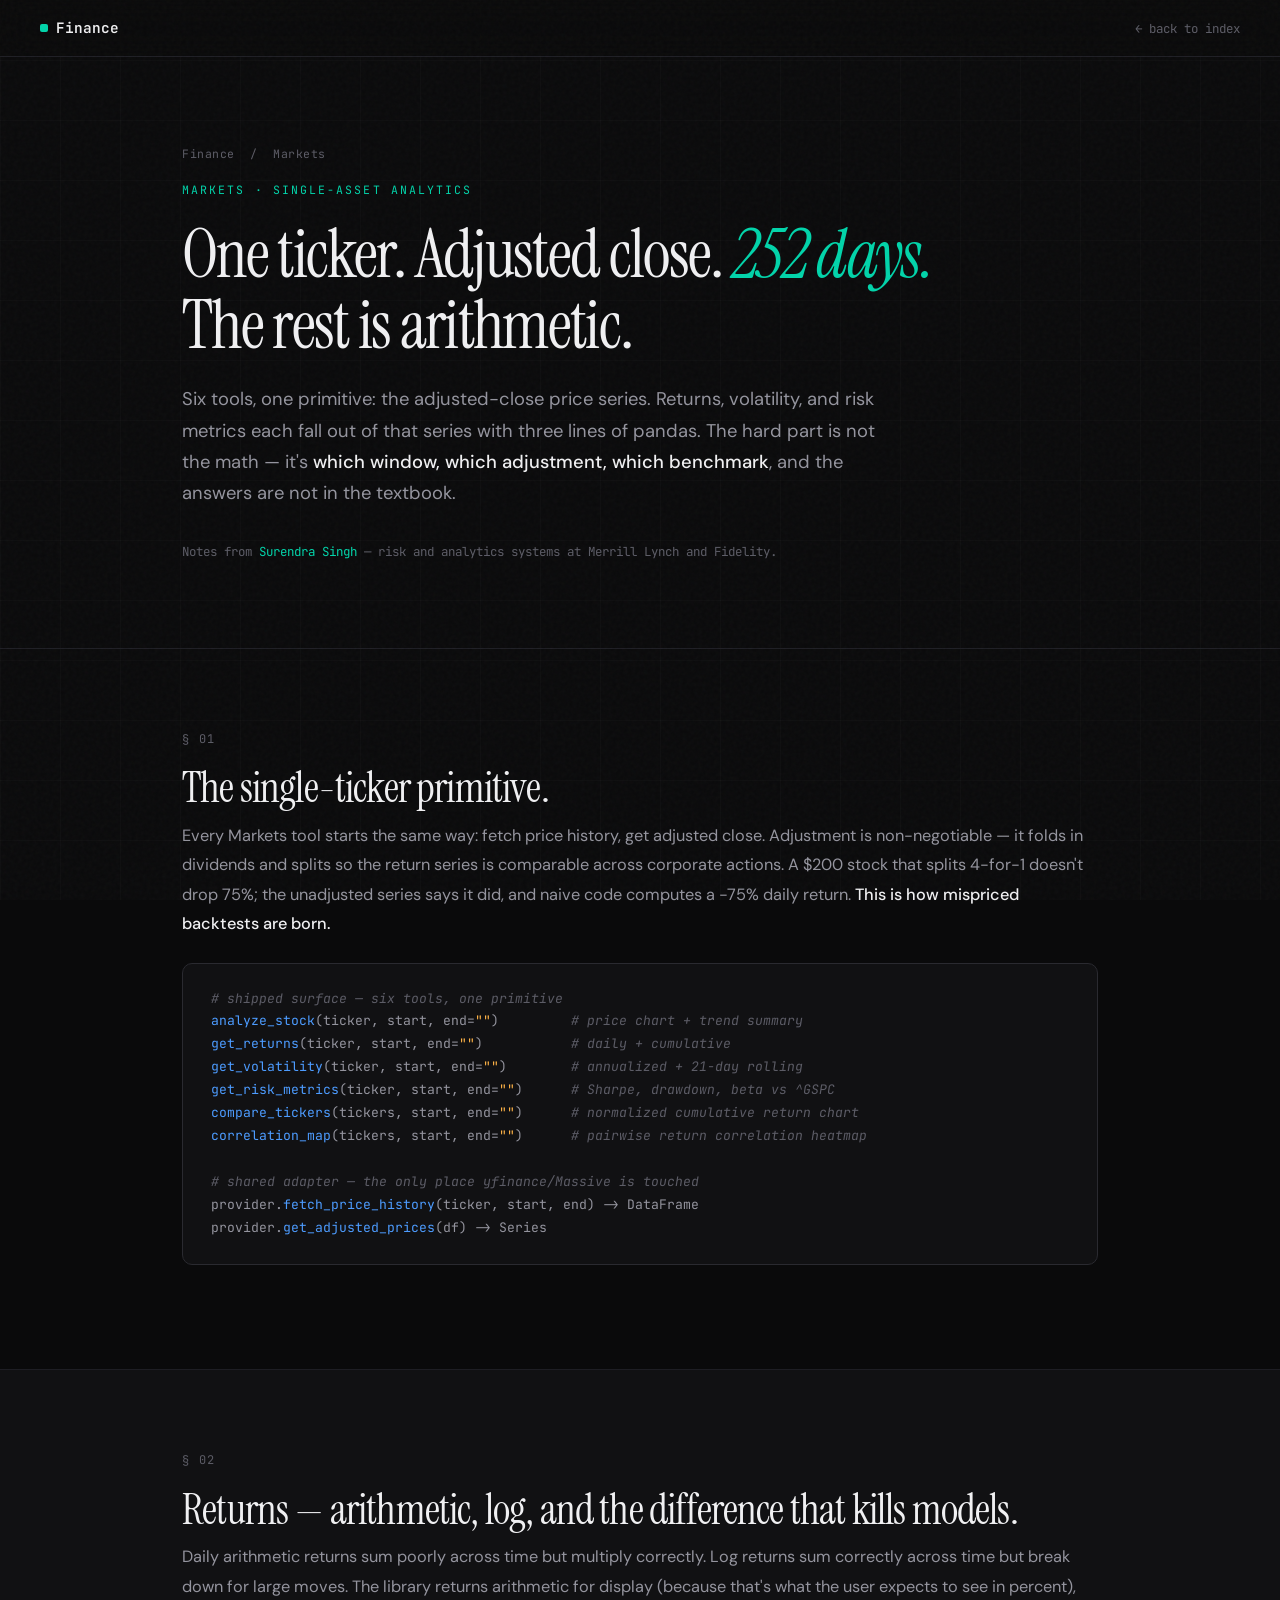
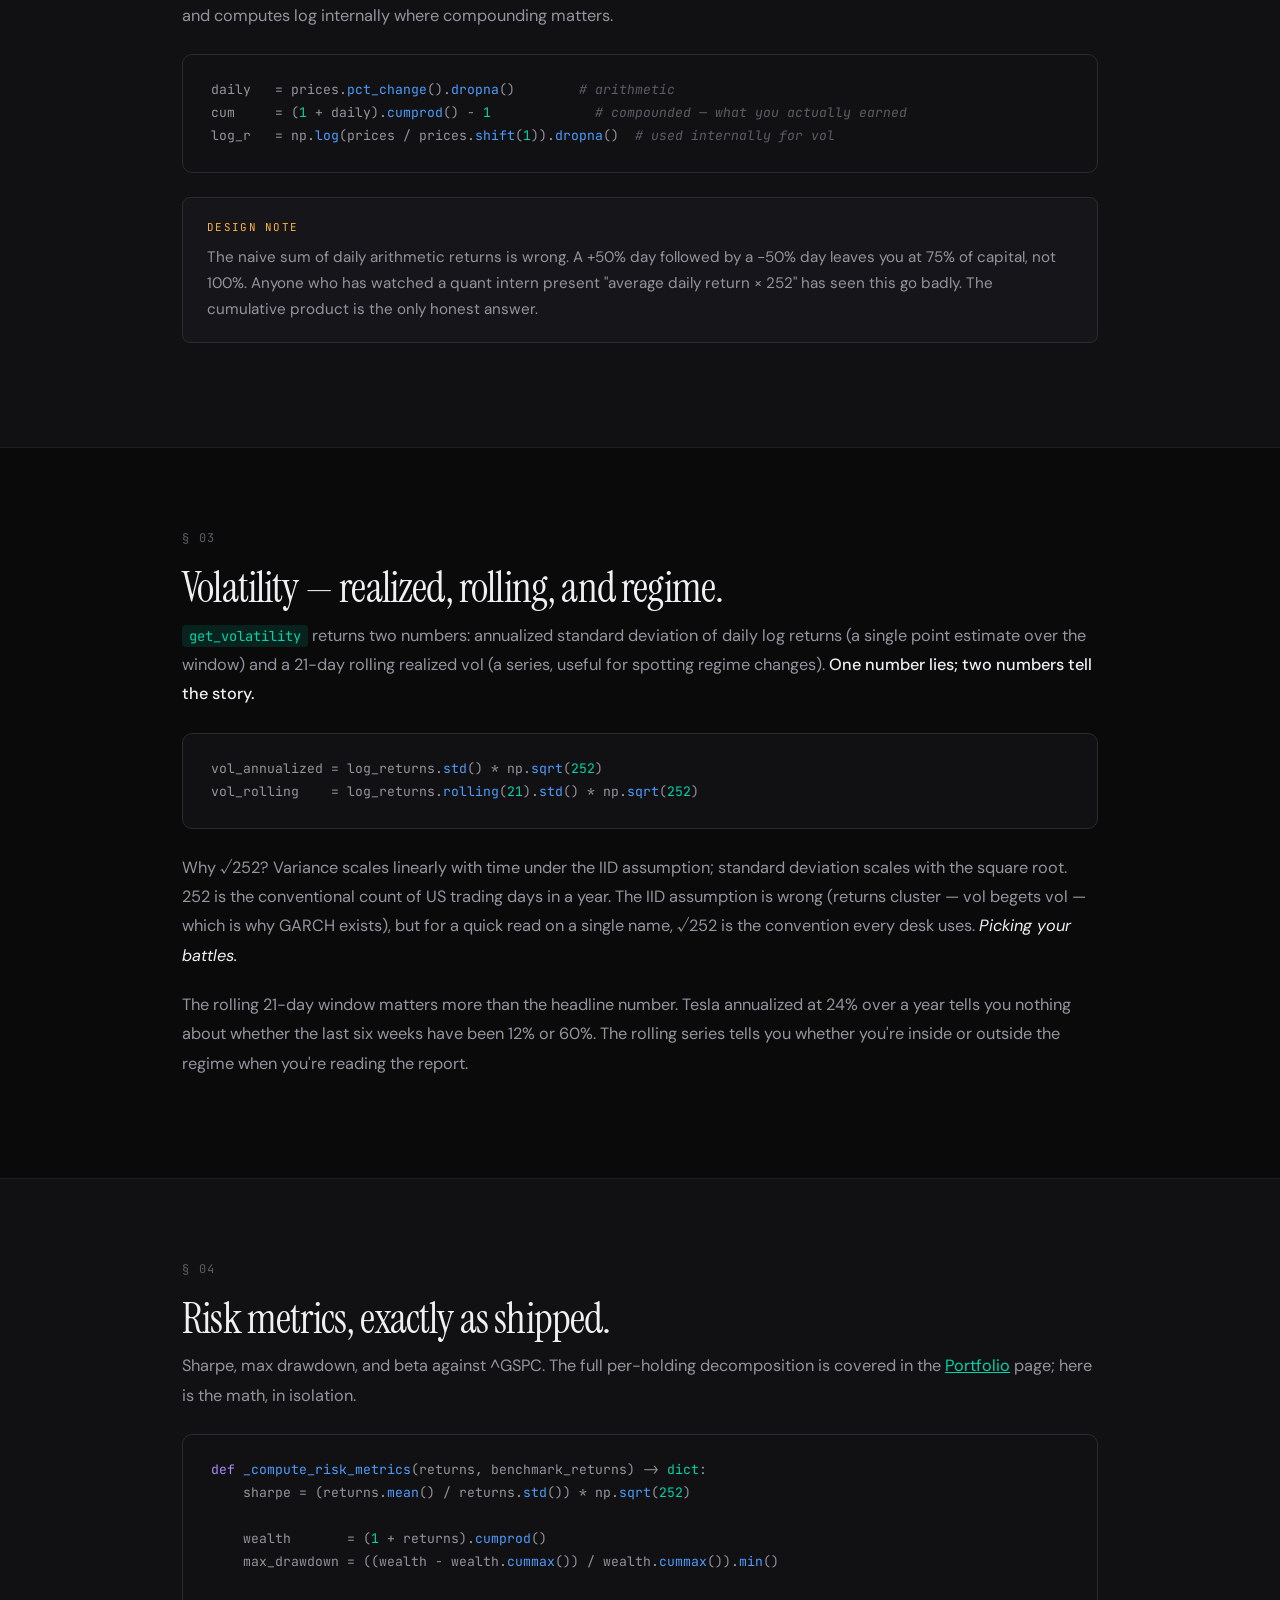
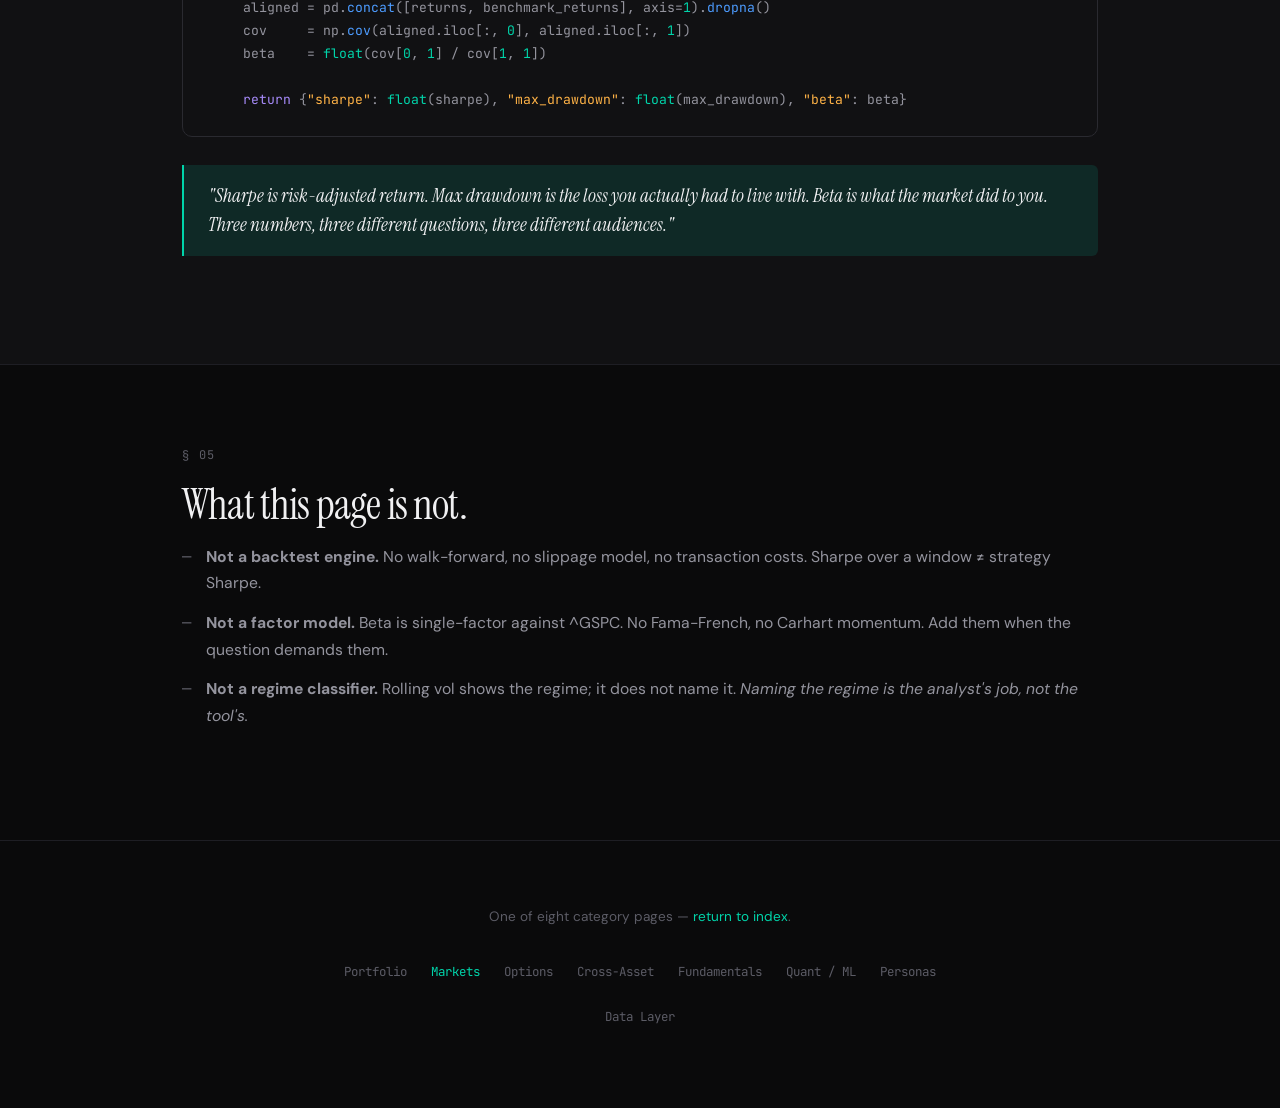
<file: docs/markets.html>
<!DOCTYPE html>
<html lang="en">
<head>
<meta charset="UTF-8">
<meta name="viewport" content="width=device-width, initial-scale=1.0">
<title>Markets — Finance</title>
<meta name="description" content="Single-ticker market analysis — price, returns, volatility, and risk metrics derived from 252 trading days of adjusted close.">
<link rel="preconnect" href="https://fonts.googleapis.com">
<link rel="preconnect" href="https://fonts.gstatic.com" crossorigin>
<link href="https://fonts.googleapis.com/css2?family=DM+Sans:ital,opsz,wght@0,9..40,300;0,9..40,400;0,9..40,500;0,9..40,600;0,9..40,700;1,9..40,300;1,9..40,400&family=JetBrains+Mono:wght@400;500;600&family=Instrument+Serif:ital@0;1&display=swap" rel="stylesheet">
<link rel="stylesheet" href="style.css">
</head>
<body>
<div class="grid-bg"></div>

<nav>
  <div class="nav-inner">
    <a href="index.html" class="nav-logo"><span class="dot"></span> Finance</a>
    <a href="index.html" class="nav-back">← back to index</a>
  </div>
</nav>

<header class="page-header">
  <div class="container">
    <div class="crumb"><a href="index.html">Finance</a> &nbsp;/&nbsp; Markets</div>
    <span class="kicker" style="margin-top: 1rem;">Markets · Single-Asset Analytics</span>
    <h1>One ticker. Adjusted close. <em>252 days.</em><br>The rest is arithmetic.</h1>
    <p class="lede">Six tools, one primitive: the adjusted-close price series. Returns, volatility, and risk metrics each fall out of that series with three lines of pandas. The hard part is not the math — it's <strong>which window, which adjustment, which benchmark</strong>, and the answers are not in the textbook.</p>
    <p class="sig">Notes from <a href="https://www.linkedin.com/in/singhsurendra/">Surendra Singh</a> — risk and analytics systems at Merrill Lynch and Fidelity.</p>
  </div>
</header>

<section class="body">
  <div class="container">
    <span class="section-num">§ 01</span>
    <h2>The single-ticker primitive.</h2>
    <p>Every Markets tool starts the same way: fetch price history, get adjusted close. Adjustment is non-negotiable — it folds in dividends and splits so the return series is comparable across corporate actions. A $200 stock that splits 4-for-1 doesn't drop 75%; the unadjusted series says it did, and naive code computes a -75% daily return. <strong>This is how mispriced backtests are born.</strong></p>
    <pre class="code"><span class="com"># shipped surface — six tools, one primitive</span>
<span class="fn">analyze_stock</span>(ticker, start, end=<span class="str">""</span>)         <span class="com"># price chart + trend summary</span>
<span class="fn">get_returns</span>(ticker, start, end=<span class="str">""</span>)           <span class="com"># daily + cumulative</span>
<span class="fn">get_volatility</span>(ticker, start, end=<span class="str">""</span>)        <span class="com"># annualized + 21-day rolling</span>
<span class="fn">get_risk_metrics</span>(ticker, start, end=<span class="str">""</span>)      <span class="com"># Sharpe, drawdown, beta vs ^GSPC</span>
<span class="fn">compare_tickers</span>(tickers, start, end=<span class="str">""</span>)      <span class="com"># normalized cumulative return chart</span>
<span class="fn">correlation_map</span>(tickers, start, end=<span class="str">""</span>)      <span class="com"># pairwise return correlation heatmap</span>

<span class="com"># shared adapter — the only place yfinance/Massive is touched</span>
provider.<span class="fn">fetch_price_history</span>(ticker, start, end) -> DataFrame
provider.<span class="fn">get_adjusted_prices</span>(df) -> Series</pre>
  </div>
</section>

<section class="body alt">
  <div class="container">
    <span class="section-num">§ 02</span>
    <h2>Returns — arithmetic, log, and the difference that kills models.</h2>
    <p>Daily arithmetic returns sum poorly across time but multiply correctly. Log returns sum correctly across time but break down for large moves. The library returns arithmetic for display (because that's what the user expects to see in percent), and computes log internally where compounding matters.</p>
    <pre class="code">daily   = prices.<span class="fn">pct_change</span>().<span class="fn">dropna</span>()        <span class="com"># arithmetic</span>
cum     = (<span class="num">1</span> + daily).<span class="fn">cumprod</span>() - <span class="num">1</span>             <span class="com"># compounded — what you actually earned</span>
log_r   = np.<span class="fn">log</span>(prices / prices.<span class="fn">shift</span>(<span class="num">1</span>)).<span class="fn">dropna</span>()  <span class="com"># used internally for vol</span></pre>
    <div class="note">
      <div class="note-tag">Design note</div>
      <p>The naive sum of daily arithmetic returns is wrong. A +50% day followed by a −50% day leaves you at 75% of capital, not 100%. Anyone who has watched a quant intern present "average daily return × 252" has seen this go badly. The cumulative product is the only honest answer.</p>
    </div>
  </div>
</section>

<section class="body">
  <div class="container">
    <span class="section-num">§ 03</span>
    <h2>Volatility — realized, rolling, and regime.</h2>
    <p><code class="inline">get_volatility</code> returns two numbers: annualized standard deviation of daily log returns (a single point estimate over the window) and a 21-day rolling realized vol (a series, useful for spotting regime changes). <strong>One number lies; two numbers tell the story.</strong></p>
    <pre class="code">vol_annualized = log_returns.<span class="fn">std</span>() * np.<span class="fn">sqrt</span>(<span class="num">252</span>)
vol_rolling    = log_returns.<span class="fn">rolling</span>(<span class="num">21</span>).<span class="fn">std</span>() * np.<span class="fn">sqrt</span>(<span class="num">252</span>)</pre>
    <p>Why √252? Variance scales linearly with time under the IID assumption; standard deviation scales with the square root. 252 is the conventional count of US trading days in a year. The IID assumption is wrong (returns cluster — vol begets vol — which is why GARCH exists), but for a quick read on a single name, √252 is the convention every desk uses. <em>Picking your battles.</em></p>
    <p>The rolling 21-day window matters more than the headline number. Tesla annualized at 24% over a year tells you nothing about whether the last six weeks have been 12% or 60%. The rolling series tells you whether you're inside or outside the regime when you're reading the report.</p>
  </div>
</section>

<section class="body alt">
  <div class="container">
    <span class="section-num">§ 04</span>
    <h2>Risk metrics, exactly as shipped.</h2>
    <p>Sharpe, max drawdown, and beta against ^GSPC. The full per-holding decomposition is covered in the <a href="portfolio.html" style="color:var(--accent);">Portfolio</a> page; here is the math, in isolation.</p>
    <pre class="code"><span class="kw">def</span> <span class="fn">_compute_risk_metrics</span>(returns, benchmark_returns) -> <span class="typ">dict</span>:
    sharpe = (returns.<span class="fn">mean</span>() / returns.<span class="fn">std</span>()) * np.<span class="fn">sqrt</span>(<span class="num">252</span>)

    wealth       = (<span class="num">1</span> + returns).<span class="fn">cumprod</span>()
    max_drawdown = ((wealth - wealth.<span class="fn">cummax</span>()) / wealth.<span class="fn">cummax</span>()).<span class="fn">min</span>()

    aligned = pd.<span class="fn">concat</span>([returns, benchmark_returns], axis=<span class="num">1</span>).<span class="fn">dropna</span>()
    cov     = np.<span class="fn">cov</span>(aligned.iloc[:, <span class="num">0</span>], aligned.iloc[:, <span class="num">1</span>])
    beta    = <span class="typ">float</span>(cov[<span class="num">0</span>, <span class="num">1</span>] / cov[<span class="num">1</span>, <span class="num">1</span>])

    <span class="kw">return</span> {<span class="str">"sharpe"</span>: <span class="typ">float</span>(sharpe), <span class="str">"max_drawdown"</span>: <span class="typ">float</span>(max_drawdown), <span class="str">"beta"</span>: beta}</pre>
    <div class="callout"><p>"Sharpe is risk-adjusted return. Max drawdown is the loss you actually had to live with. Beta is what the market did <em>to</em> you. Three numbers, three different questions, three different audiences."</p></div>
  </div>
</section>

<section class="body">
  <div class="container">
    <span class="section-num">§ 05</span>
    <h2>What this page is not.</h2>
    <ul>
      <li><strong>Not a backtest engine.</strong> No walk-forward, no slippage model, no transaction costs. Sharpe over a window ≠ strategy Sharpe.</li>
      <li><strong>Not a factor model.</strong> Beta is single-factor against ^GSPC. No Fama-French, no Carhart momentum. Add them when the question demands them.</li>
      <li><strong>Not a regime classifier.</strong> Rolling vol shows the regime; it does not name it. <em>Naming the regime is the analyst's job, not the tool's.</em></li>
    </ul>
  </div>
</section>

<footer>
  <div class="container">
    <p>One of eight category pages — <a href="index.html">return to index</a>.</p>
    <div class="pages">
      <a href="portfolio.html">Portfolio</a>
      <a href="markets.html" class="current">Markets</a>
      <a href="options.html">Options</a>
      <a href="cross-asset.html">Cross-Asset</a>
      <a href="fundamentals.html">Fundamentals</a>
      <a href="quant-ml.html">Quant / ML</a>
      <a href="personas.html">Personas</a>
      <a href="data-layer.html">Data Layer</a>
    </div>
  </div>
</footer>

</body>
</html>
</file>
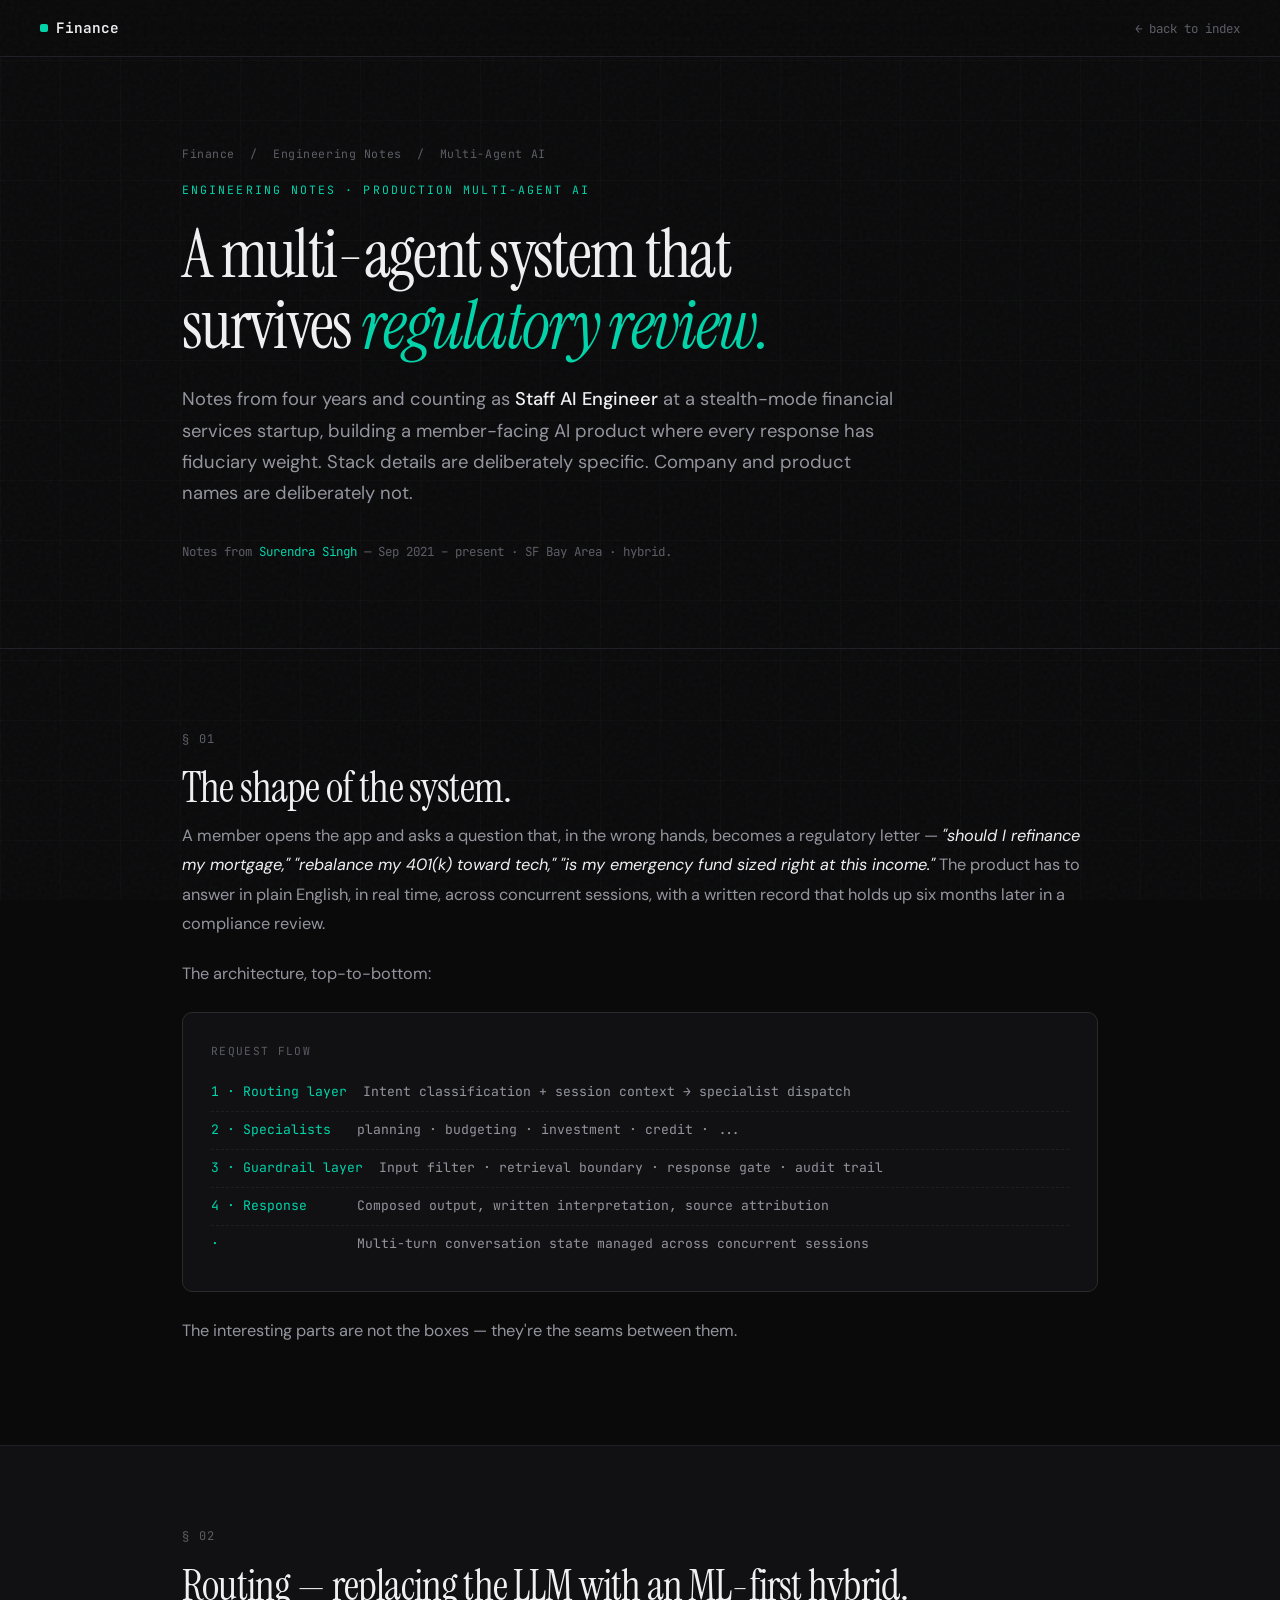
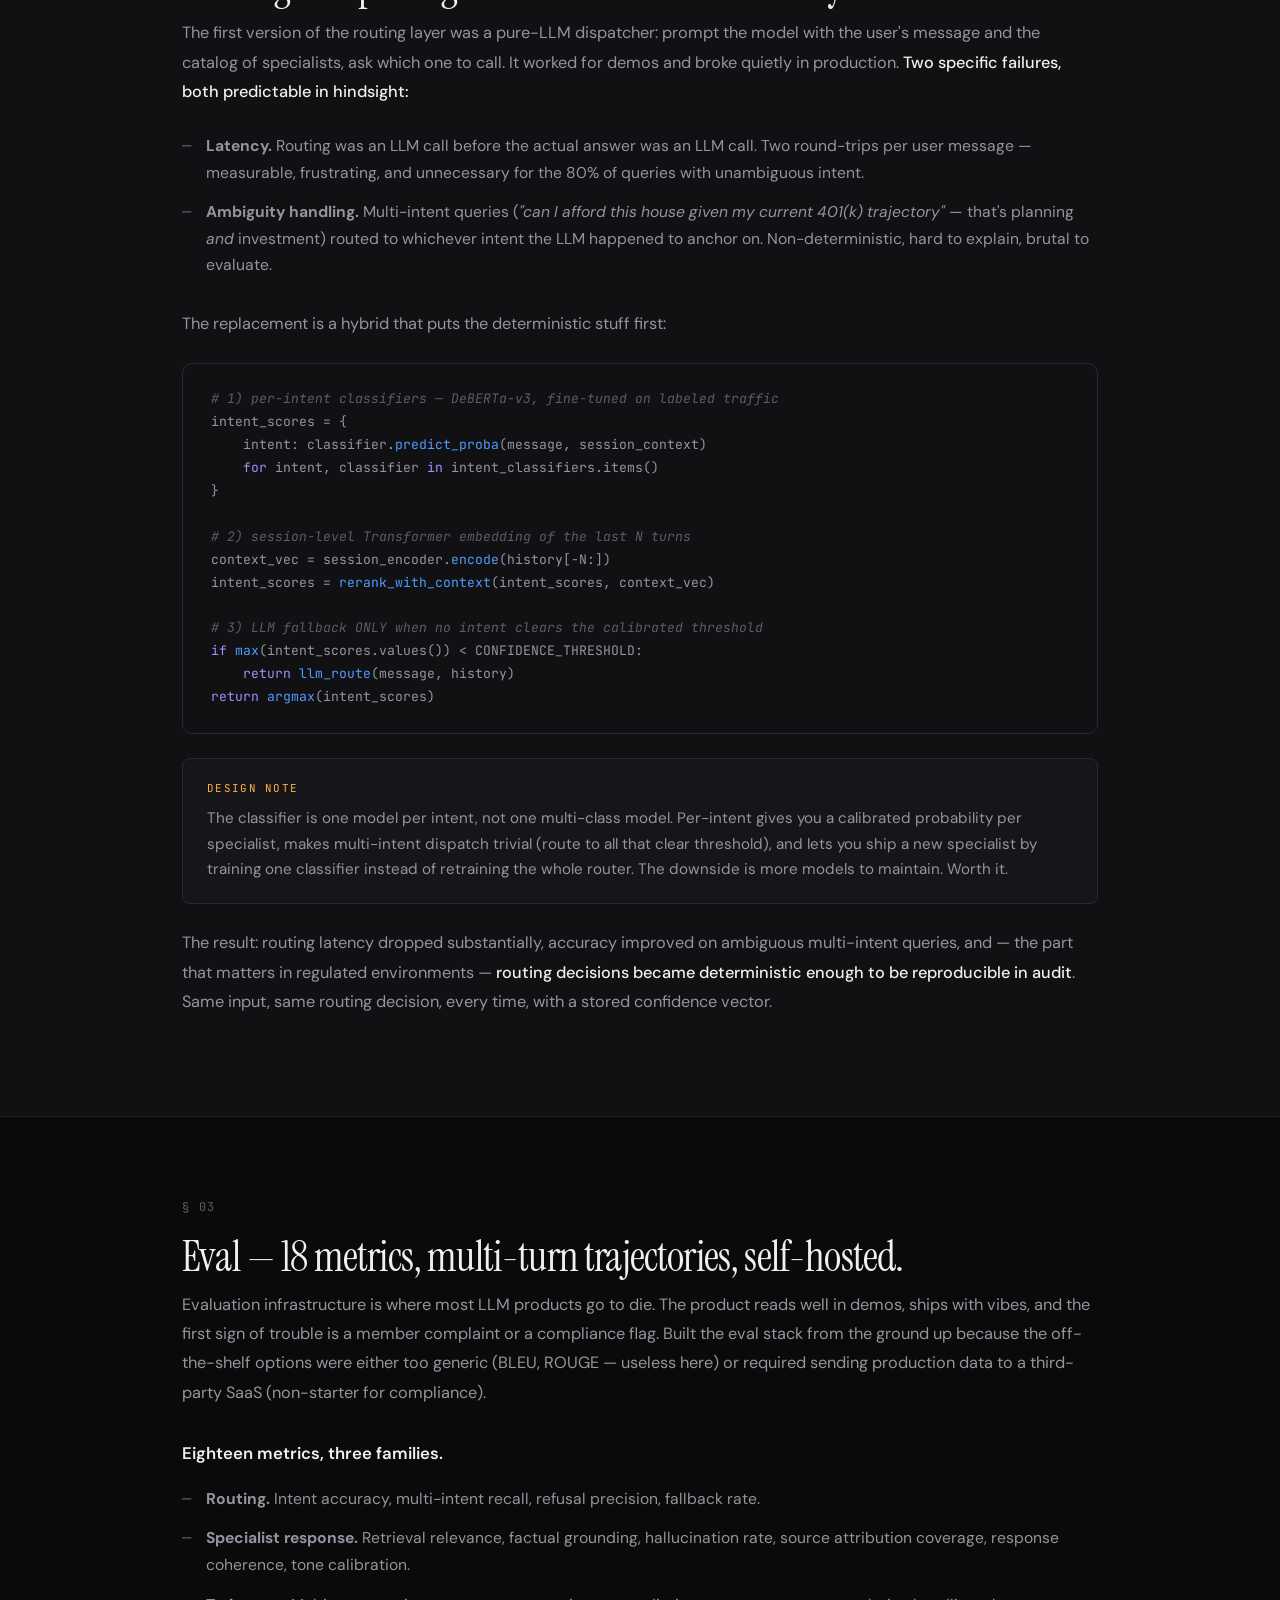
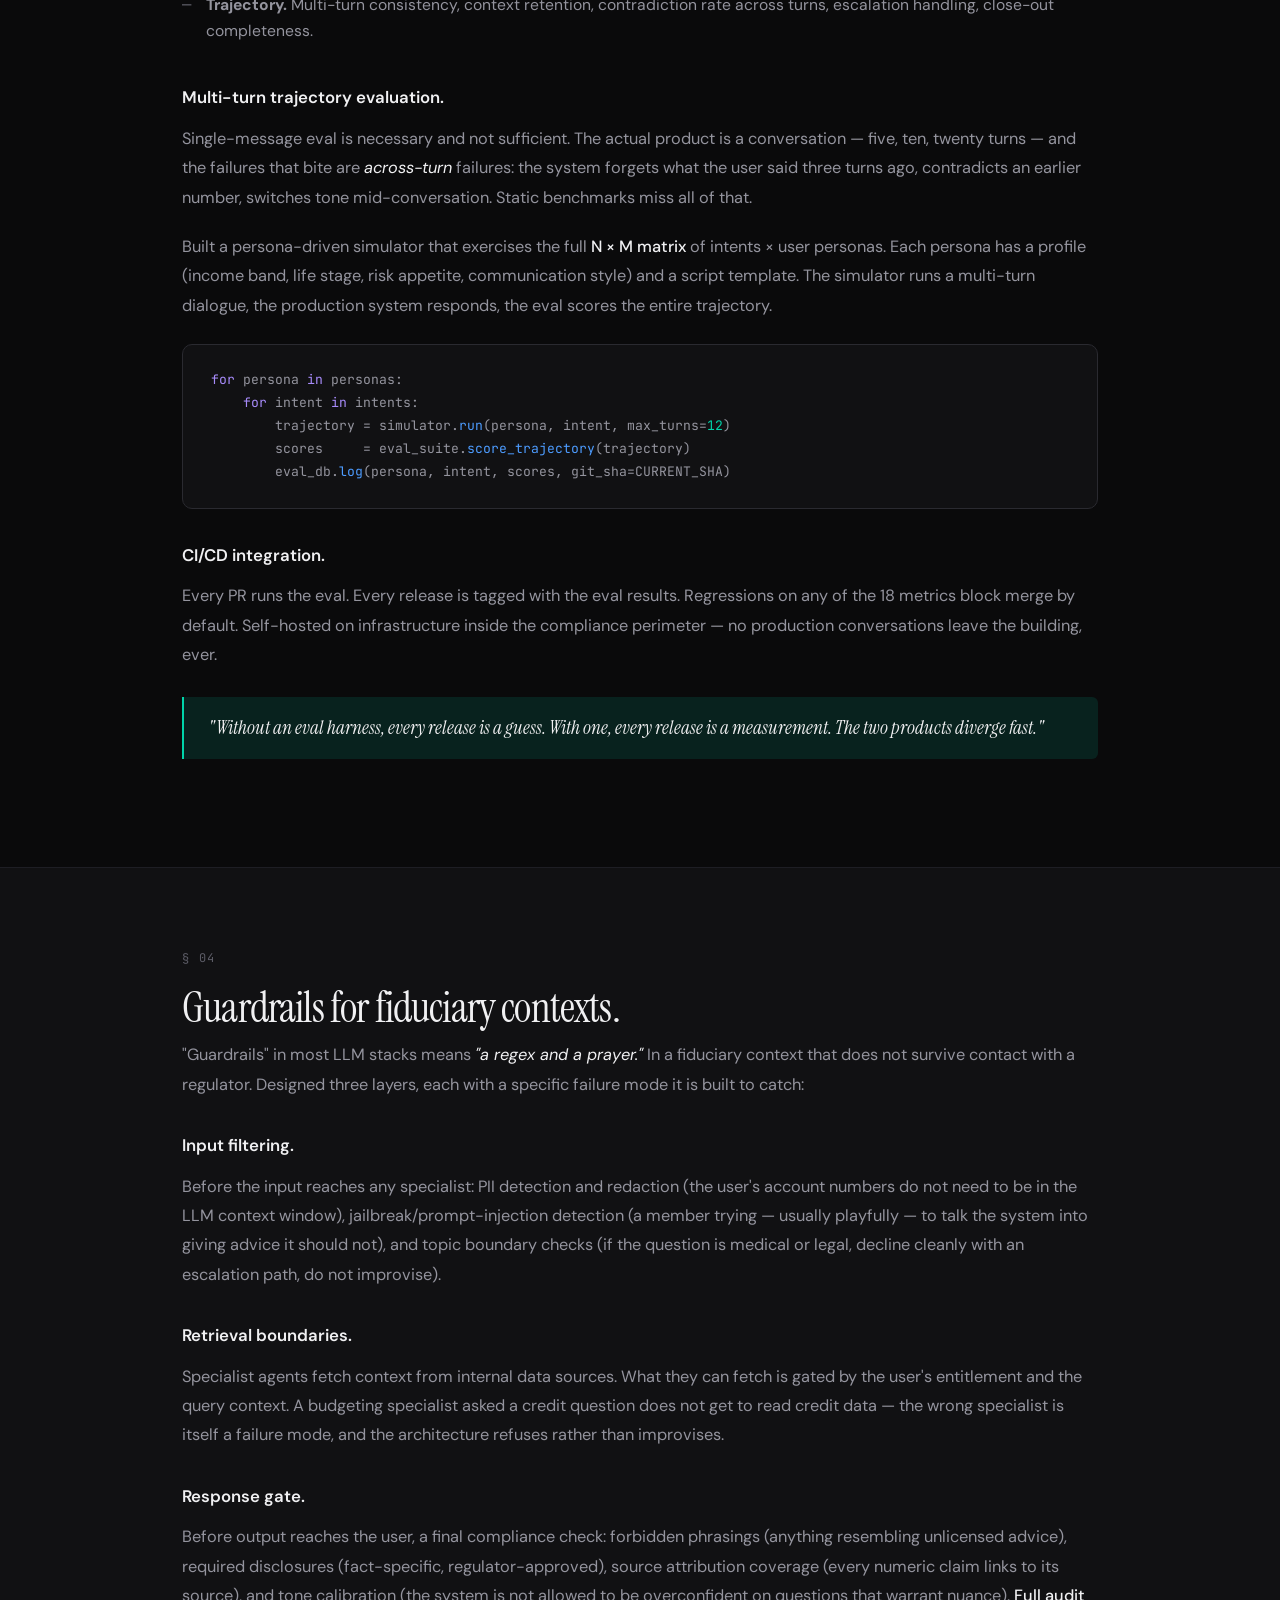
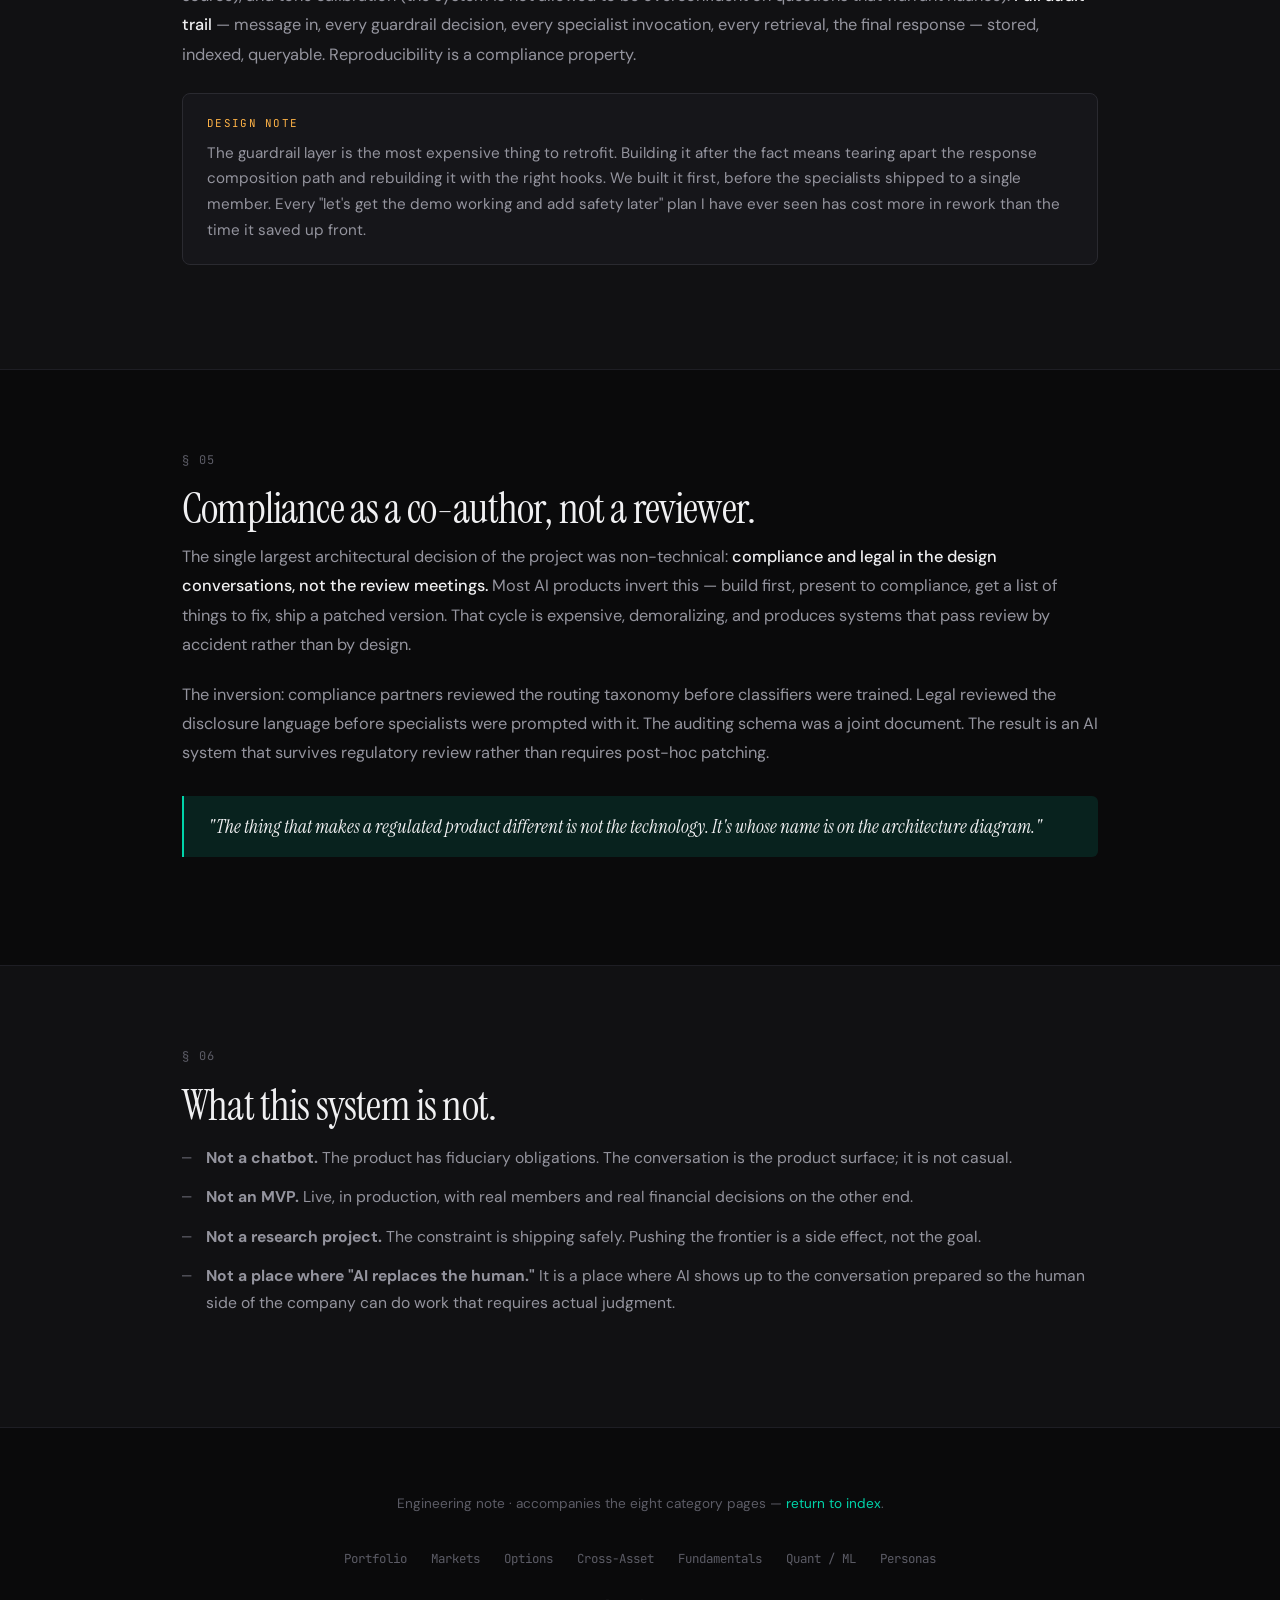
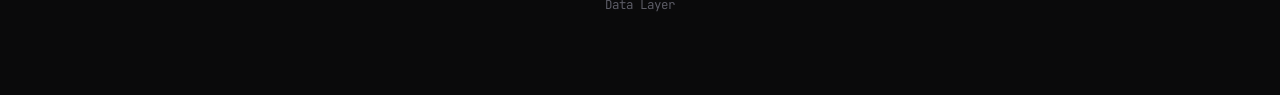
<file: docs/multi-agent.html>
<!DOCTYPE html>
<html lang="en">
<head>
<meta charset="UTF-8">
<meta name="viewport" content="width=device-width, initial-scale=1.0">
<title>Engineering Notes — A Multi-Agent AI System in Regulated Finance</title>
<meta name="description" content="Production multi-agent AI for a member-facing financial services product. Architecture, routing, eval infrastructure, and guardrails for fiduciary contexts.">
<link rel="preconnect" href="https://fonts.googleapis.com">
<link rel="preconnect" href="https://fonts.gstatic.com" crossorigin>
<link href="https://fonts.googleapis.com/css2?family=DM+Sans:ital,opsz,wght@0,9..40,300;0,9..40,400;0,9..40,500;0,9..40,600;0,9..40,700;1,9..40,300;1,9..40,400&family=JetBrains+Mono:wght@400;500;600&family=Instrument+Serif:ital@0;1&display=swap" rel="stylesheet">
<link rel="stylesheet" href="style.css">
</head>
<body>
<div class="grid-bg"></div>

<nav>
  <div class="nav-inner">
    <a href="index.html" class="nav-logo"><span class="dot"></span> Finance</a>
    <a href="index.html" class="nav-back">← back to index</a>
  </div>
</nav>

<header class="page-header">
  <div class="container">
    <div class="crumb"><a href="index.html">Finance</a> &nbsp;/&nbsp; Engineering Notes &nbsp;/&nbsp; Multi-Agent AI</div>
    <span class="kicker" style="margin-top: 1rem;">Engineering Notes · Production Multi-Agent AI</span>
    <h1>A multi-agent system that<br>survives <em>regulatory review.</em></h1>
    <p class="lede">Notes from four years and counting as <strong>Staff AI Engineer</strong> at a stealth-mode financial services startup, building a member-facing AI product where every response has fiduciary weight. Stack details are deliberately specific. Company and product names are deliberately not.</p>
    <p class="sig">Notes from <a href="https://www.linkedin.com/in/singhsurendra/">Surendra Singh</a> — Sep 2021 – present · SF Bay Area · hybrid.</p>
  </div>
</header>

<section class="body">
  <div class="container">
    <span class="section-num">§ 01</span>
    <h2>The shape of the system.</h2>
    <p>A member opens the app and asks a question that, in the wrong hands, becomes a regulatory letter — <em>"should I refinance my mortgage,"</em> <em>"rebalance my 401(k) toward tech,"</em> <em>"is my emergency fund sized right at this income."</em> The product has to answer in plain English, in real time, across concurrent sessions, with a written record that holds up six months later in a compliance review.</p>
    <p>The architecture, top-to-bottom:</p>
    <div class="arch">
      <div class="lab">Request flow</div>
      <div class="row"><span class="k">1 · Routing layer</span><span class="v">Intent classification + session context &rarr; specialist dispatch</span></div>
      <div class="row"><span class="k">2 · Specialists</span><span class="v">planning · budgeting · investment · credit · ...</span></div>
      <div class="row"><span class="k">3 · Guardrail layer</span><span class="v">Input filter · retrieval boundary · response gate · audit trail</span></div>
      <div class="row"><span class="k">4 · Response</span><span class="v">Composed output, written interpretation, source attribution</span></div>
      <div class="row"><span class="k">·</span><span class="v">Multi-turn conversation state managed across concurrent sessions</span></div>
    </div>
    <p>The interesting parts are not the boxes — they're the seams between them.</p>
  </div>
</section>

<section class="body alt">
  <div class="container">
    <span class="section-num">§ 02</span>
    <h2>Routing — replacing the LLM with an ML-first hybrid.</h2>
    <p>The first version of the routing layer was a pure-LLM dispatcher: prompt the model with the user's message and the catalog of specialists, ask which one to call. It worked for demos and broke quietly in production. <strong>Two specific failures, both predictable in hindsight:</strong></p>
    <ul>
      <li><strong>Latency.</strong> Routing was an LLM call before the actual answer was an LLM call. Two round-trips per user message — measurable, frustrating, and unnecessary for the 80% of queries with unambiguous intent.</li>
      <li><strong>Ambiguity handling.</strong> Multi-intent queries (<em>"can I afford this house given my current 401(k) trajectory"</em> — that's planning <em>and</em> investment) routed to whichever intent the LLM happened to anchor on. Non-deterministic, hard to explain, brutal to evaluate.</li>
    </ul>
    <p>The replacement is a hybrid that puts the deterministic stuff first:</p>
    <pre class="code"><span class="com"># 1) per-intent classifiers — DeBERTa-v3, fine-tuned on labeled traffic</span>
intent_scores = {
    intent: classifier.<span class="fn">predict_proba</span>(message, session_context)
    <span class="kw">for</span> intent, classifier <span class="kw">in</span> intent_classifiers.items()
}

<span class="com"># 2) session-level Transformer embedding of the last N turns</span>
context_vec = session_encoder.<span class="fn">encode</span>(history[-N:])
intent_scores = <span class="fn">rerank_with_context</span>(intent_scores, context_vec)

<span class="com"># 3) LLM fallback ONLY when no intent clears the calibrated threshold</span>
<span class="kw">if</span> <span class="fn">max</span>(intent_scores.values()) &lt; CONFIDENCE_THRESHOLD:
    <span class="kw">return</span> <span class="fn">llm_route</span>(message, history)
<span class="kw">return</span> <span class="fn">argmax</span>(intent_scores)</pre>
    <div class="note">
      <div class="note-tag">Design note</div>
      <p>The classifier is one model per intent, not one multi-class model. Per-intent gives you a calibrated probability per specialist, makes multi-intent dispatch trivial (route to all that clear threshold), and lets you ship a new specialist by training one classifier instead of retraining the whole router. The downside is more models to maintain. Worth it.</p>
    </div>
    <p>The result: routing latency dropped substantially, accuracy improved on ambiguous multi-intent queries, and — the part that matters in regulated environments — <strong>routing decisions became deterministic enough to be reproducible in audit</strong>. Same input, same routing decision, every time, with a stored confidence vector.</p>
  </div>
</section>

<section class="body">
  <div class="container">
    <span class="section-num">§ 03</span>
    <h2>Eval — 18 metrics, multi-turn trajectories, self-hosted.</h2>
    <p>Evaluation infrastructure is where most LLM products go to die. The product reads well in demos, ships with vibes, and the first sign of trouble is a member complaint or a compliance flag. Built the eval stack from the ground up because the off-the-shelf options were either too generic (BLEU, ROUGE — useless here) or required sending production data to a third-party SaaS (non-starter for compliance).</p>
    <h3>Eighteen metrics, three families.</h3>
    <ul>
      <li><strong>Routing.</strong> Intent accuracy, multi-intent recall, refusal precision, fallback rate.</li>
      <li><strong>Specialist response.</strong> Retrieval relevance, factual grounding, hallucination rate, source attribution coverage, response coherence, tone calibration.</li>
      <li><strong>Trajectory.</strong> Multi-turn consistency, context retention, contradiction rate across turns, escalation handling, close-out completeness.</li>
    </ul>
    <h3>Multi-turn trajectory evaluation.</h3>
    <p>Single-message eval is necessary and not sufficient. The actual product is a conversation — five, ten, twenty turns — and the failures that bite are <em>across-turn</em> failures: the system forgets what the user said three turns ago, contradicts an earlier number, switches tone mid-conversation. Static benchmarks miss all of that.</p>
    <p>Built a persona-driven simulator that exercises the full <strong>N × M matrix</strong> of intents × user personas. Each persona has a profile (income band, life stage, risk appetite, communication style) and a script template. The simulator runs a multi-turn dialogue, the production system responds, the eval scores the entire trajectory.</p>
    <pre class="code"><span class="kw">for</span> persona <span class="kw">in</span> personas:
    <span class="kw">for</span> intent <span class="kw">in</span> intents:
        trajectory = simulator.<span class="fn">run</span>(persona, intent, max_turns=<span class="num">12</span>)
        scores     = eval_suite.<span class="fn">score_trajectory</span>(trajectory)
        eval_db.<span class="fn">log</span>(persona, intent, scores, git_sha=CURRENT_SHA)</pre>
    <h3>CI/CD integration.</h3>
    <p>Every PR runs the eval. Every release is tagged with the eval results. Regressions on any of the 18 metrics block merge by default. Self-hosted on infrastructure inside the compliance perimeter — no production conversations leave the building, ever.</p>
    <div class="callout"><p>"Without an eval harness, every release is a guess. With one, every release is a measurement. The two products diverge fast."</p></div>
  </div>
</section>

<section class="body alt">
  <div class="container">
    <span class="section-num">§ 04</span>
    <h2>Guardrails for fiduciary contexts.</h2>
    <p>"Guardrails" in most LLM stacks means <em>"a regex and a prayer."</em> In a fiduciary context that does not survive contact with a regulator. Designed three layers, each with a specific failure mode it is built to catch:</p>
    <h3>Input filtering.</h3>
    <p>Before the input reaches any specialist: PII detection and redaction (the user's account numbers do not need to be in the LLM context window), jailbreak/prompt-injection detection (a member trying — usually playfully — to talk the system into giving advice it should not), and topic boundary checks (if the question is medical or legal, decline cleanly with an escalation path, do not improvise).</p>
    <h3>Retrieval boundaries.</h3>
    <p>Specialist agents fetch context from internal data sources. What they can fetch is gated by the user's entitlement and the query context. A budgeting specialist asked a credit question does not get to read credit data — the wrong specialist is itself a failure mode, and the architecture refuses rather than improvises.</p>
    <h3>Response gate.</h3>
    <p>Before output reaches the user, a final compliance check: forbidden phrasings (anything resembling unlicensed advice), required disclosures (fact-specific, regulator-approved), source attribution coverage (every numeric claim links to its source), and tone calibration (the system is not allowed to be overconfident on questions that warrant nuance). <strong>Full audit trail</strong> — message in, every guardrail decision, every specialist invocation, every retrieval, the final response — stored, indexed, queryable. Reproducibility is a compliance property.</p>
    <div class="note">
      <div class="note-tag">Design note</div>
      <p>The guardrail layer is the most expensive thing to retrofit. Building it after the fact means tearing apart the response composition path and rebuilding it with the right hooks. We built it first, before the specialists shipped to a single member. Every "let's get the demo working and add safety later" plan I have ever seen has cost more in rework than the time it saved up front.</p>
    </div>
  </div>
</section>

<section class="body">
  <div class="container">
    <span class="section-num">§ 05</span>
    <h2>Compliance as a co-author, not a reviewer.</h2>
    <p>The single largest architectural decision of the project was non-technical: <strong>compliance and legal in the design conversations, not the review meetings.</strong> Most AI products invert this — build first, present to compliance, get a list of things to fix, ship a patched version. That cycle is expensive, demoralizing, and produces systems that pass review by accident rather than by design.</p>
    <p>The inversion: compliance partners reviewed the routing taxonomy before classifiers were trained. Legal reviewed the disclosure language before specialists were prompted with it. The auditing schema was a joint document. The result is an AI system that survives regulatory review rather than requires post-hoc patching.</p>
    <div class="callout"><p>"The thing that makes a regulated product different is not the technology. It's whose name is on the architecture diagram."</p></div>
  </div>
</section>

<section class="body alt">
  <div class="container">
    <span class="section-num">§ 06</span>
    <h2>What this system is not.</h2>
    <ul>
      <li><strong>Not a chatbot.</strong> The product has fiduciary obligations. The conversation is the product surface; it is not casual.</li>
      <li><strong>Not an MVP.</strong> Live, in production, with real members and real financial decisions on the other end.</li>
      <li><strong>Not a research project.</strong> The constraint is shipping safely. Pushing the frontier is a side effect, not the goal.</li>
      <li><strong>Not a place where "AI replaces the human."</strong> It is a place where AI shows up to the conversation prepared so the human side of the company can do work that requires actual judgment.</li>
    </ul>
  </div>
</section>

<footer>
  <div class="container">
    <p>Engineering note · accompanies the eight category pages — <a href="index.html">return to index</a>.</p>
    <div class="pages">
      <a href="portfolio.html">Portfolio</a>
      <a href="markets.html">Markets</a>
      <a href="options.html">Options</a>
      <a href="cross-asset.html">Cross-Asset</a>
      <a href="fundamentals.html">Fundamentals</a>
      <a href="quant-ml.html">Quant / ML</a>
      <a href="personas.html">Personas</a>
      <a href="data-layer.html">Data Layer</a>
    </div>
  </div>
</footer>

</body>
</html>
</file>
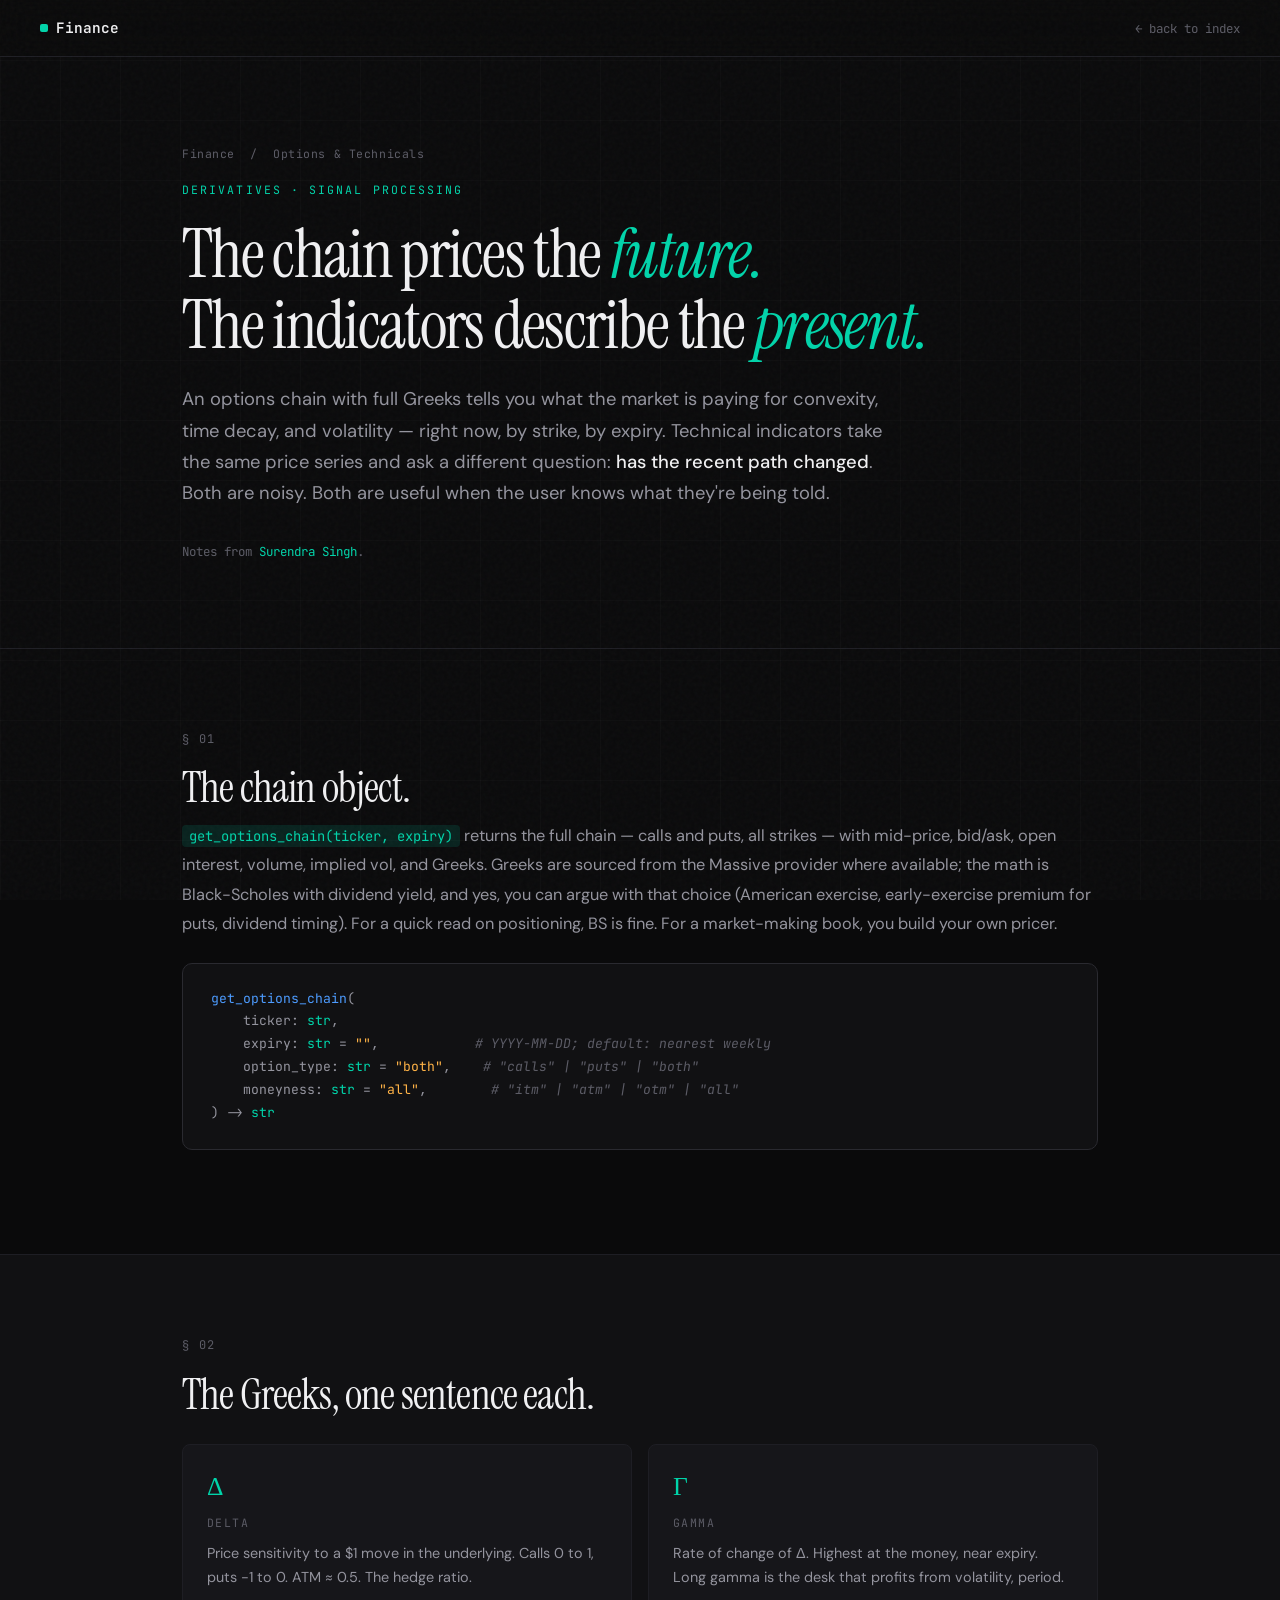
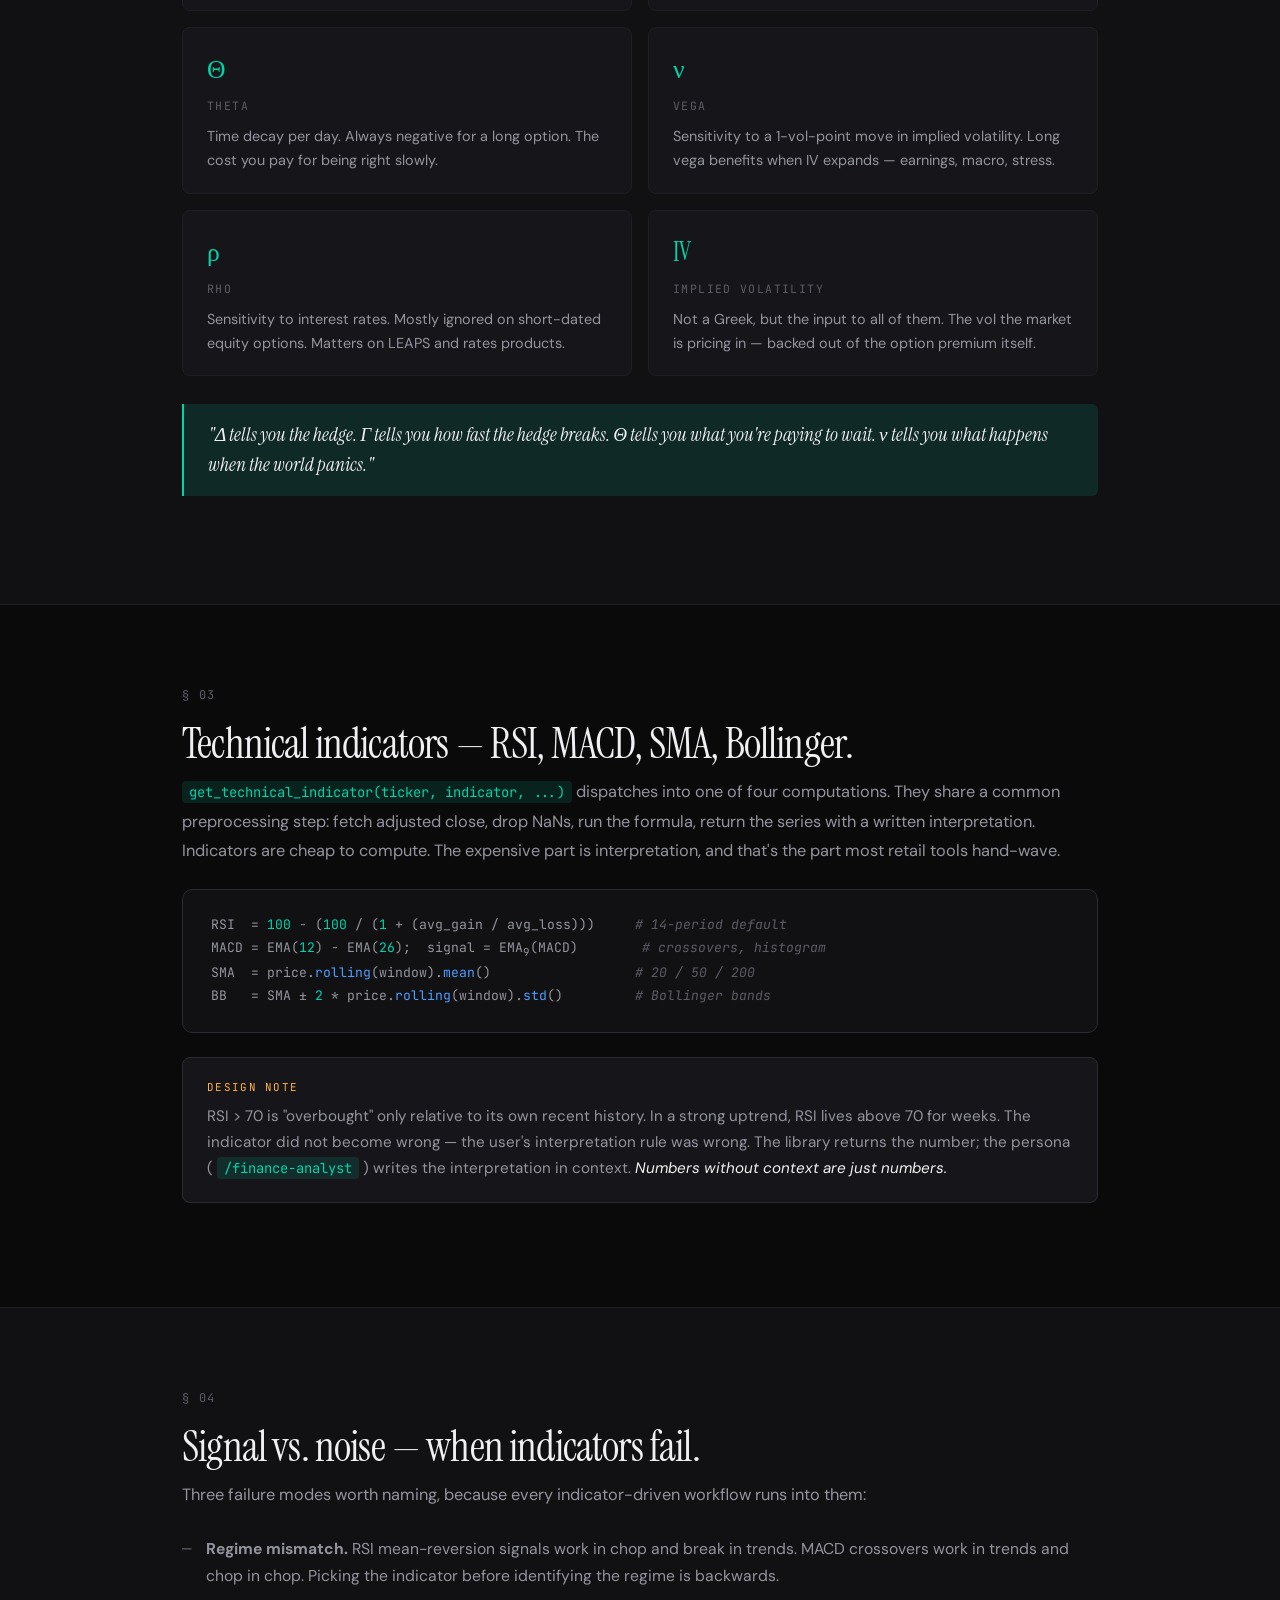
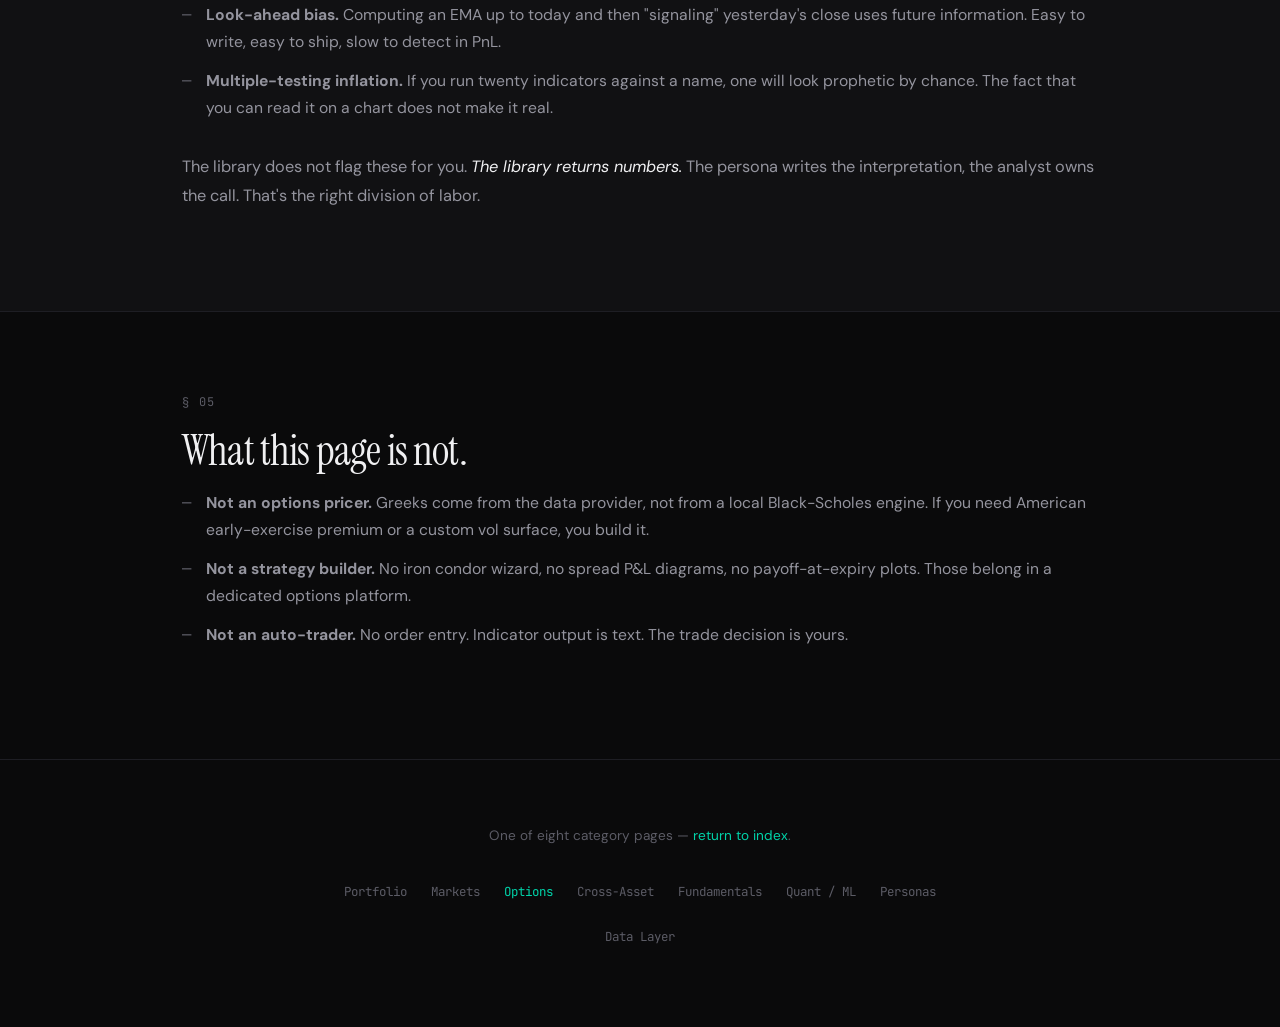
<file: docs/options.html>
<!DOCTYPE html>
<html lang="en">
<head>
<meta charset="UTF-8">
<meta name="viewport" content="width=device-width, initial-scale=1.0">
<title>Options &amp; Technicals — Finance</title>
<meta name="description" content="Options chains with full Greeks, plus RSI, MACD, SMA, and Bollinger technical indicators — derivatives and signal processing in plain English.">
<link rel="preconnect" href="https://fonts.googleapis.com">
<link rel="preconnect" href="https://fonts.gstatic.com" crossorigin>
<link href="https://fonts.googleapis.com/css2?family=DM+Sans:ital,opsz,wght@0,9..40,300;0,9..40,400;0,9..40,500;0,9..40,600;0,9..40,700;1,9..40,300;1,9..40,400&family=JetBrains+Mono:wght@400;500;600&family=Instrument+Serif:ital@0;1&display=swap" rel="stylesheet">
<link rel="stylesheet" href="style.css">
</head>
<body>
<div class="grid-bg"></div>

<nav>
  <div class="nav-inner">
    <a href="index.html" class="nav-logo"><span class="dot"></span> Finance</a>
    <a href="index.html" class="nav-back">← back to index</a>
  </div>
</nav>

<header class="page-header">
  <div class="container">
    <div class="crumb"><a href="index.html">Finance</a> &nbsp;/&nbsp; Options &amp; Technicals</div>
    <span class="kicker" style="margin-top: 1rem;">Derivatives · Signal Processing</span>
    <h1>The chain prices the <em>future.</em><br>The indicators describe the <em>present.</em></h1>
    <p class="lede">An options chain with full Greeks tells you what the market is paying for convexity, time decay, and volatility — right now, by strike, by expiry. Technical indicators take the same price series and ask a different question: <strong>has the recent path changed</strong>. Both are noisy. Both are useful when the user knows what they're being told.</p>
    <p class="sig">Notes from <a href="https://www.linkedin.com/in/singhsurendra/">Surendra Singh</a>.</p>
  </div>
</header>

<section class="body">
  <div class="container">
    <span class="section-num">§ 01</span>
    <h2>The chain object.</h2>
    <p><code class="inline">get_options_chain(ticker, expiry)</code> returns the full chain — calls and puts, all strikes — with mid-price, bid/ask, open interest, volume, implied vol, and Greeks. Greeks are sourced from the Massive provider where available; the math is Black-Scholes with dividend yield, and yes, you can argue with that choice (American exercise, early-exercise premium for puts, dividend timing). For a quick read on positioning, BS is fine. For a market-making book, you build your own pricer.</p>
    <pre class="code"><span class="fn">get_options_chain</span>(
    ticker: <span class="typ">str</span>,
    expiry: <span class="typ">str</span> = <span class="str">""</span>,            <span class="com"># YYYY-MM-DD; default: nearest weekly</span>
    option_type: <span class="typ">str</span> = <span class="str">"both"</span>,    <span class="com"># "calls" | "puts" | "both"</span>
    moneyness: <span class="typ">str</span> = <span class="str">"all"</span>,        <span class="com"># "itm" | "atm" | "otm" | "all"</span>
) -> <span class="typ">str</span></pre>
  </div>
</section>

<section class="body alt">
  <div class="container">
    <span class="section-num">§ 02</span>
    <h2>The Greeks, one sentence each.</h2>
    <div class="greeks">
      <div class="greek">
        <div class="gk-sym">Δ</div>
        <div class="gk-name">Delta</div>
        <p>Price sensitivity to a $1 move in the underlying. Calls 0 to 1, puts -1 to 0. ATM ≈ 0.5. The hedge ratio.</p>
      </div>
      <div class="greek">
        <div class="gk-sym">Γ</div>
        <div class="gk-name">Gamma</div>
        <p>Rate of change of Δ. Highest at the money, near expiry. Long gamma is the desk that profits from volatility, period.</p>
      </div>
      <div class="greek">
        <div class="gk-sym">Θ</div>
        <div class="gk-name">Theta</div>
        <p>Time decay per day. Always negative for a long option. The cost you pay for being right slowly.</p>
      </div>
      <div class="greek">
        <div class="gk-sym">ν</div>
        <div class="gk-name">Vega</div>
        <p>Sensitivity to a 1-vol-point move in implied volatility. Long vega benefits when IV expands — earnings, macro, stress.</p>
      </div>
      <div class="greek">
        <div class="gk-sym">ρ</div>
        <div class="gk-name">Rho</div>
        <p>Sensitivity to interest rates. Mostly ignored on short-dated equity options. Matters on LEAPS and rates products.</p>
      </div>
      <div class="greek">
        <div class="gk-sym">IV</div>
        <div class="gk-name">Implied Volatility</div>
        <p>Not a Greek, but the input to all of them. The vol the market is pricing in — backed out of the option premium itself.</p>
      </div>
    </div>
    <div class="callout"><p>"Δ tells you the hedge. Γ tells you how fast the hedge breaks. Θ tells you what you're paying to wait. ν tells you what happens when the world panics."</p></div>
  </div>
</section>

<section class="body">
  <div class="container">
    <span class="section-num">§ 03</span>
    <h2>Technical indicators — RSI, MACD, SMA, Bollinger.</h2>
    <p><code class="inline">get_technical_indicator(ticker, indicator, ...)</code> dispatches into one of four computations. They share a common preprocessing step: fetch adjusted close, drop NaNs, run the formula, return the series with a written interpretation. Indicators are cheap to compute. The expensive part is interpretation, and that's the part most retail tools hand-wave.</p>
    <pre class="code">RSI  = <span class="num">100</span> - (<span class="num">100</span> / (<span class="num">1</span> + (avg_gain / avg_loss)))     <span class="com"># 14-period default</span>
MACD = EMA(<span class="num">12</span>) - EMA(<span class="num">26</span>);  signal = EMA<sub>9</sub>(MACD)        <span class="com"># crossovers, histogram</span>
SMA  = price.<span class="fn">rolling</span>(window).<span class="fn">mean</span>()                  <span class="com"># 20 / 50 / 200</span>
BB   = SMA ± <span class="num">2</span> * price.<span class="fn">rolling</span>(window).<span class="fn">std</span>()         <span class="com"># Bollinger bands</span></pre>
    <div class="note">
      <div class="note-tag">Design note</div>
      <p>RSI &gt; 70 is "overbought" only relative to its own recent history. In a strong uptrend, RSI lives above 70 for weeks. The indicator did not become wrong — the user's interpretation rule was wrong. The library returns the number; the persona ( <code class="inline">/finance-analyst</code> ) writes the interpretation in context. <em>Numbers without context are just numbers.</em></p>
    </div>
  </div>
</section>

<section class="body alt">
  <div class="container">
    <span class="section-num">§ 04</span>
    <h2>Signal vs. noise — when indicators fail.</h2>
    <p>Three failure modes worth naming, because every indicator-driven workflow runs into them:</p>
    <ul>
      <li><strong>Regime mismatch.</strong> RSI mean-reversion signals work in chop and break in trends. MACD crossovers work in trends and chop in chop. Picking the indicator before identifying the regime is backwards.</li>
      <li><strong>Look-ahead bias.</strong> Computing an EMA up to today and then "signaling" yesterday's close uses future information. Easy to write, easy to ship, slow to detect in PnL.</li>
      <li><strong>Multiple-testing inflation.</strong> If you run twenty indicators against a name, one will look prophetic by chance. The fact that you can read it on a chart does not make it real.</li>
    </ul>
    <p>The library does not flag these for you. <em>The library returns numbers.</em> The persona writes the interpretation, the analyst owns the call. That's the right division of labor.</p>
  </div>
</section>

<section class="body">
  <div class="container">
    <span class="section-num">§ 05</span>
    <h2>What this page is not.</h2>
    <ul>
      <li><strong>Not an options pricer.</strong> Greeks come from the data provider, not from a local Black-Scholes engine. If you need American early-exercise premium or a custom vol surface, you build it.</li>
      <li><strong>Not a strategy builder.</strong> No iron condor wizard, no spread P&amp;L diagrams, no payoff-at-expiry plots. Those belong in a dedicated options platform.</li>
      <li><strong>Not an auto-trader.</strong> No order entry. Indicator output is text. The trade decision is yours.</li>
    </ul>
  </div>
</section>

<footer>
  <div class="container">
    <p>One of eight category pages — <a href="index.html">return to index</a>.</p>
    <div class="pages">
      <a href="portfolio.html">Portfolio</a>
      <a href="markets.html">Markets</a>
      <a href="options.html" class="current">Options</a>
      <a href="cross-asset.html">Cross-Asset</a>
      <a href="fundamentals.html">Fundamentals</a>
      <a href="quant-ml.html">Quant / ML</a>
      <a href="personas.html">Personas</a>
      <a href="data-layer.html">Data Layer</a>
    </div>
  </div>
</footer>

</body>
</html>
</file>
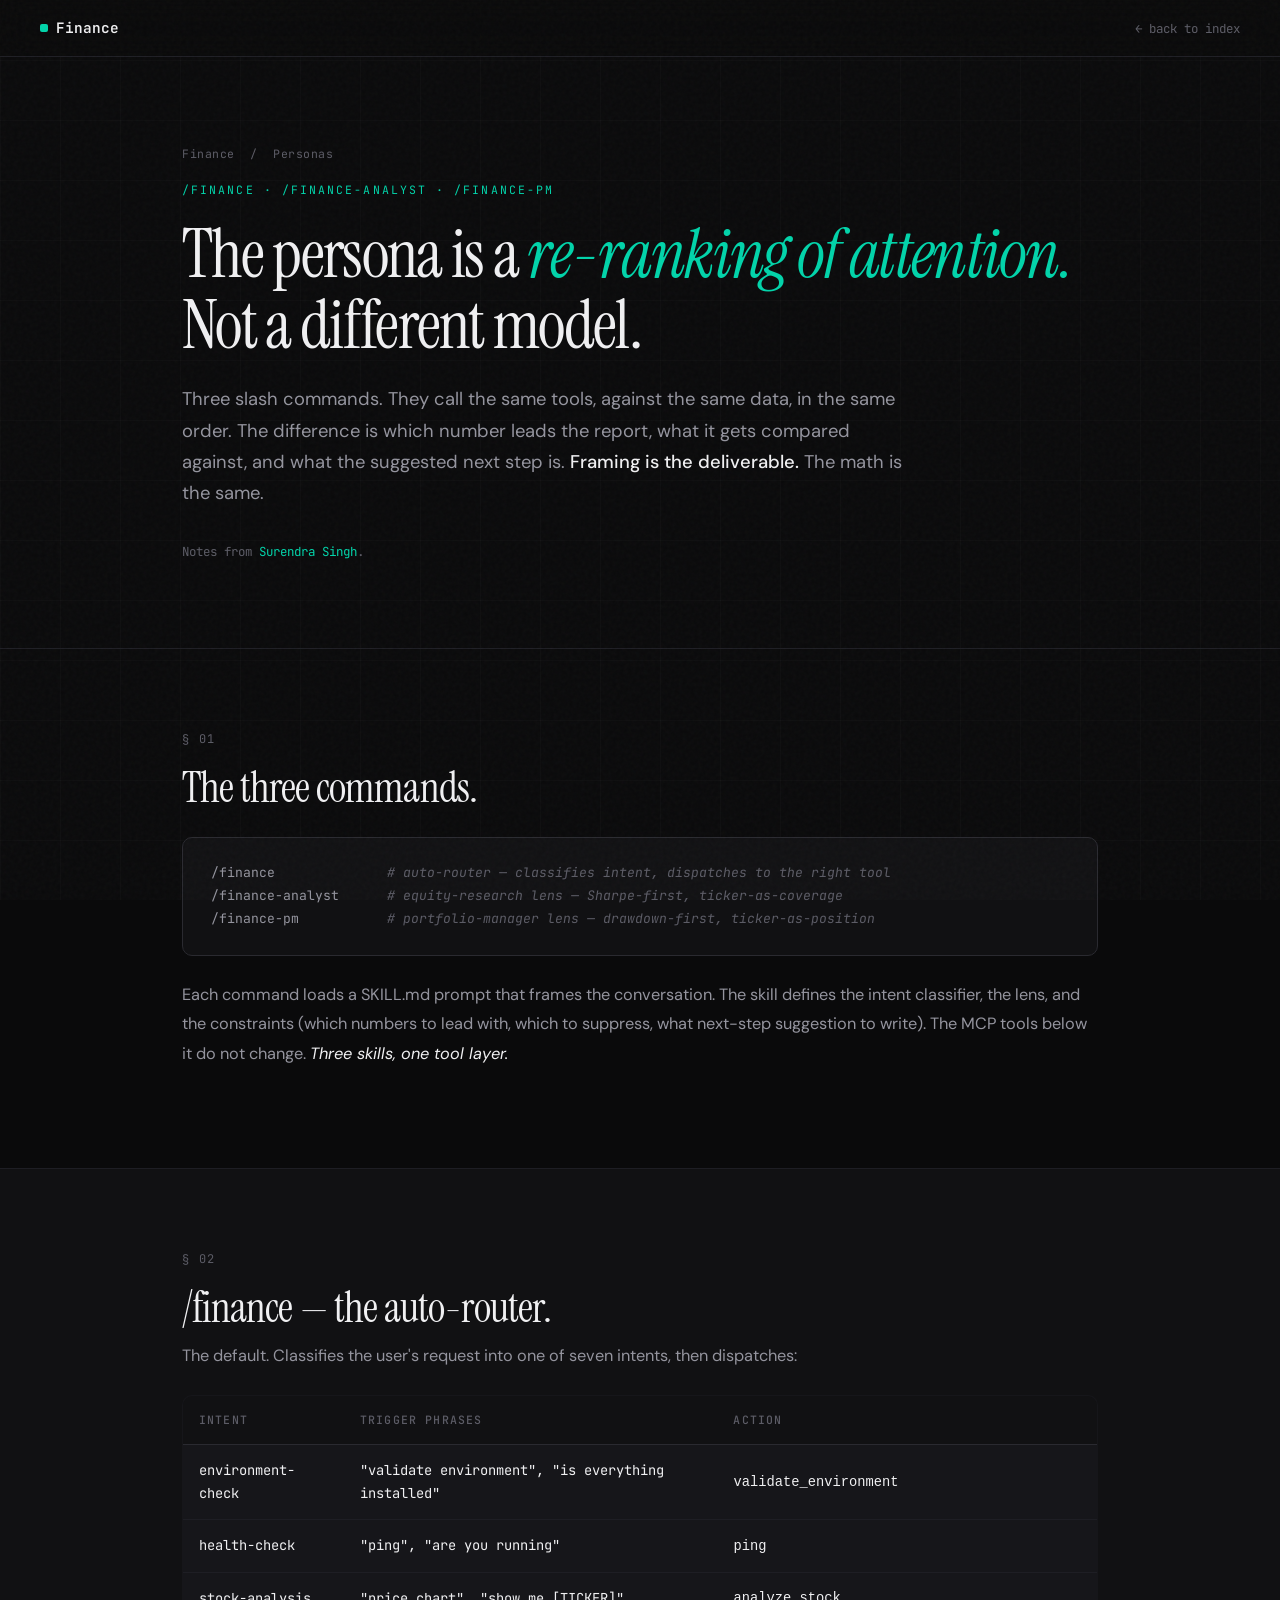
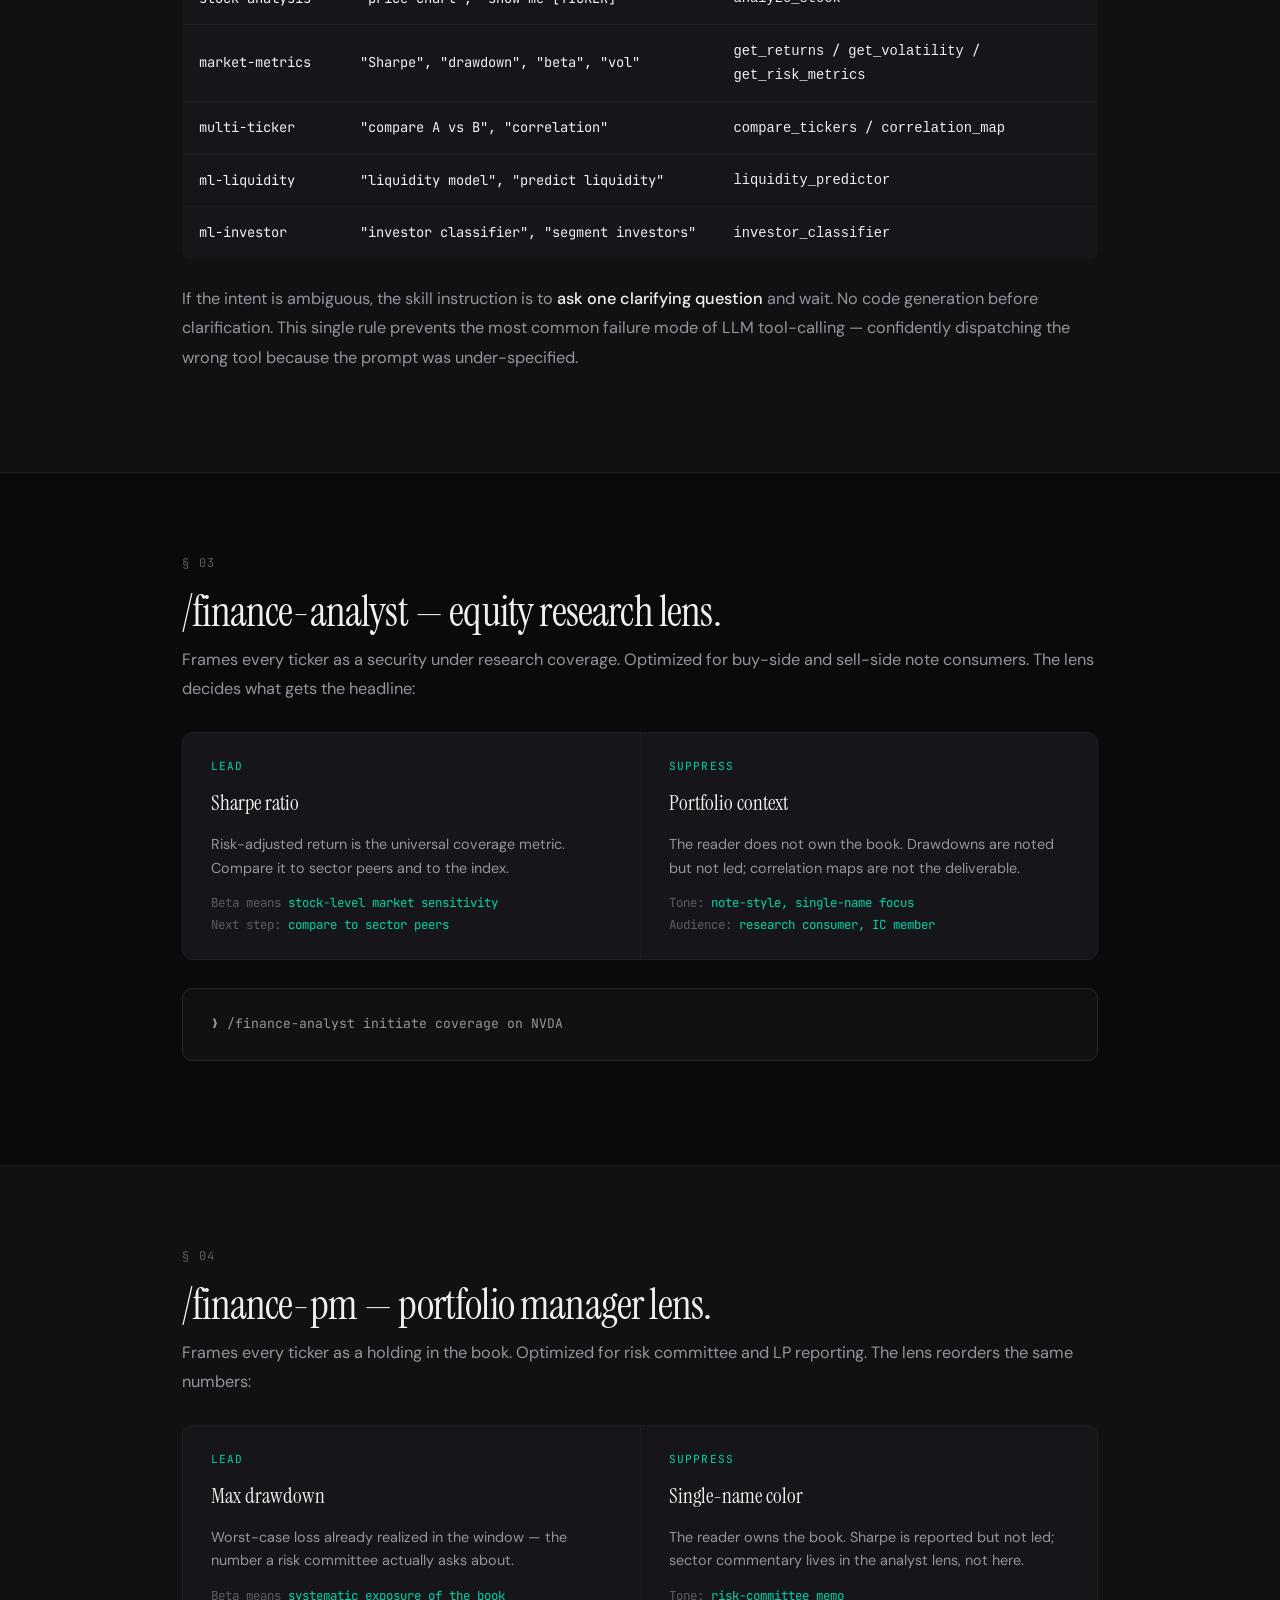
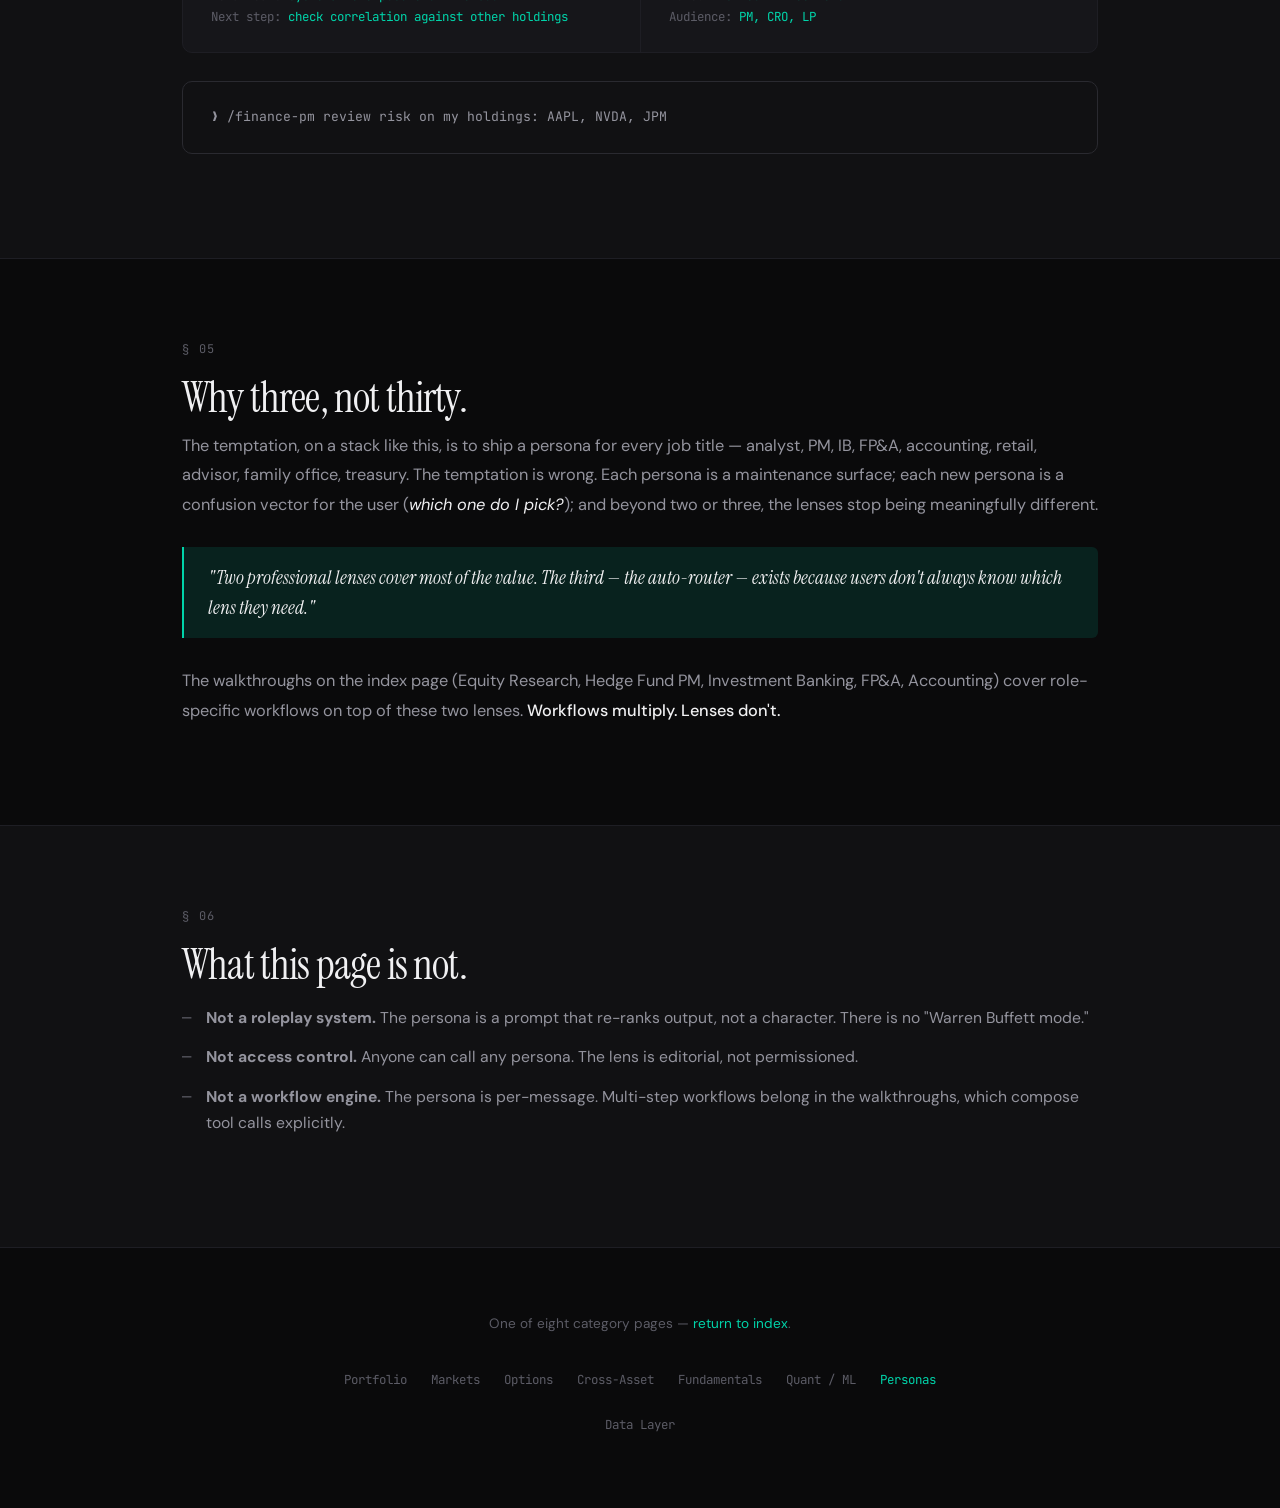
<file: docs/personas.html>
<!DOCTYPE html>
<html lang="en">
<head>
<meta charset="UTF-8">
<meta name="viewport" content="width=device-width, initial-scale=1.0">
<title>Personas — Finance</title>
<meta name="description" content="Three slash commands — /finance auto-router, /finance-analyst equity research lens, /finance-pm portfolio risk lens.">
<link rel="preconnect" href="https://fonts.googleapis.com">
<link rel="preconnect" href="https://fonts.gstatic.com" crossorigin>
<link href="https://fonts.googleapis.com/css2?family=DM+Sans:ital,opsz,wght@0,9..40,300;0,9..40,400;0,9..40,500;0,9..40,600;0,9..40,700;1,9..40,300;1,9..40,400&family=JetBrains+Mono:wght@400;500;600&family=Instrument+Serif:ital@0;1&display=swap" rel="stylesheet">
<link rel="stylesheet" href="style.css">
</head>
<body>
<div class="grid-bg"></div>

<nav>
  <div class="nav-inner">
    <a href="index.html" class="nav-logo"><span class="dot"></span> Finance</a>
    <a href="index.html" class="nav-back">← back to index</a>
  </div>
</nav>

<header class="page-header">
  <div class="container">
    <div class="crumb"><a href="index.html">Finance</a> &nbsp;/&nbsp; Personas</div>
    <span class="kicker" style="margin-top: 1rem;">/finance · /finance-analyst · /finance-pm</span>
    <h1>The persona is a <em>re-ranking of attention.</em><br>Not a different model.</h1>
    <p class="lede">Three slash commands. They call the same tools, against the same data, in the same order. The difference is which number leads the report, what it gets compared against, and what the suggested next step is. <strong>Framing is the deliverable.</strong> The math is the same.</p>
    <p class="sig">Notes from <a href="https://www.linkedin.com/in/singhsurendra/">Surendra Singh</a>.</p>
  </div>
</header>

<section class="body">
  <div class="container">
    <span class="section-num">§ 01</span>
    <h2>The three commands.</h2>
    <pre class="code">/finance              <span class="com"># auto-router — classifies intent, dispatches to the right tool</span>
/finance-analyst      <span class="com"># equity-research lens — Sharpe-first, ticker-as-coverage</span>
/finance-pm           <span class="com"># portfolio-manager lens — drawdown-first, ticker-as-position</span></pre>
    <p>Each command loads a SKILL.md prompt that frames the conversation. The skill defines the intent classifier, the lens, and the constraints (which numbers to lead with, which to suppress, what next-step suggestion to write). The MCP tools below it do not change. <em>Three skills, one tool layer.</em></p>
  </div>
</section>

<section class="body alt">
  <div class="container">
    <span class="section-num">§ 02</span>
    <h2>/finance — the auto-router.</h2>
    <p>The default. Classifies the user's request into one of seven intents, then dispatches:</p>
    <table class="risk-table">
      <thead><tr><th>Intent</th><th>Trigger phrases</th><th>Action</th></tr></thead>
      <tbody>
        <tr><td>environment-check</td><td>"validate environment", "is everything installed"</td><td><code>validate_environment</code></td></tr>
        <tr><td>health-check</td><td>"ping", "are you running"</td><td><code>ping</code></td></tr>
        <tr><td>stock-analysis</td><td>"price chart", "show me [TICKER]"</td><td><code>analyze_stock</code></td></tr>
        <tr><td>market-metrics</td><td>"Sharpe", "drawdown", "beta", "vol"</td><td><code>get_returns</code> / <code>get_volatility</code> / <code>get_risk_metrics</code></td></tr>
        <tr><td>multi-ticker</td><td>"compare A vs B", "correlation"</td><td><code>compare_tickers</code> / <code>correlation_map</code></td></tr>
        <tr><td>ml-liquidity</td><td>"liquidity model", "predict liquidity"</td><td><code>liquidity_predictor</code></td></tr>
        <tr><td>ml-investor</td><td>"investor classifier", "segment investors"</td><td><code>investor_classifier</code></td></tr>
      </tbody>
    </table>
    <p>If the intent is ambiguous, the skill instruction is to <strong>ask one clarifying question</strong> and wait. No code generation before clarification. This single rule prevents the most common failure mode of LLM tool-calling — confidently dispatching the wrong tool because the prompt was under-specified.</p>
  </div>
</section>

<section class="body">
  <div class="container">
    <span class="section-num">§ 03</span>
    <h2>/finance-analyst — equity research lens.</h2>
    <p>Frames every ticker as a security under research coverage. Optimized for buy-side and sell-side note consumers. The lens decides what gets the headline:</p>
    <div class="holdings">
      <div class="lens">
        <div class="lens-tag">Lead</div>
        <h4>Sharpe ratio</h4>
        <p>Risk-adjusted return is the universal coverage metric. Compare it to sector peers and to the index.</p>
        <div class="leads">Beta means <span>stock-level market sensitivity</span><br>Next step: <span>compare to sector peers</span></div>
      </div>
      <div class="lens right">
        <div class="lens-tag">Suppress</div>
        <h4>Portfolio context</h4>
        <p>The reader does not own the book. Drawdowns are noted but not led; correlation maps are not the deliverable.</p>
        <div class="leads">Tone: <span>note-style, single-name focus</span><br>Audience: <span>research consumer, IC member</span></div>
      </div>
    </div>
    <pre class="code">❯ /finance-analyst initiate coverage on NVDA</pre>
  </div>
</section>

<section class="body alt">
  <div class="container">
    <span class="section-num">§ 04</span>
    <h2>/finance-pm — portfolio manager lens.</h2>
    <p>Frames every ticker as a holding in the book. Optimized for risk committee and LP reporting. The lens reorders the same numbers:</p>
    <div class="holdings">
      <div class="lens">
        <div class="lens-tag">Lead</div>
        <h4>Max drawdown</h4>
        <p>Worst-case loss already realized in the window — the number a risk committee actually asks about.</p>
        <div class="leads">Beta means <span>systematic exposure of the book</span><br>Next step: <span>check correlation against other holdings</span></div>
      </div>
      <div class="lens right">
        <div class="lens-tag">Suppress</div>
        <h4>Single-name color</h4>
        <p>The reader owns the book. Sharpe is reported but not led; sector commentary lives in the analyst lens, not here.</p>
        <div class="leads">Tone: <span>risk-committee memo</span><br>Audience: <span>PM, CRO, LP</span></div>
      </div>
    </div>
    <pre class="code">❯ /finance-pm review risk on my holdings: AAPL, NVDA, JPM</pre>
  </div>
</section>

<section class="body">
  <div class="container">
    <span class="section-num">§ 05</span>
    <h2>Why three, not thirty.</h2>
    <p>The temptation, on a stack like this, is to ship a persona for every job title — analyst, PM, IB, FP&A, accounting, retail, advisor, family office, treasury. The temptation is wrong. Each persona is a maintenance surface; each new persona is a confusion vector for the user (<em>which one do I pick?</em>); and beyond two or three, the lenses stop being meaningfully different.</p>
    <div class="callout"><p>"Two professional lenses cover most of the value. The third — the auto-router — exists because users don't always know which lens they need."</p></div>
    <p>The walkthroughs on the index page (Equity Research, Hedge Fund PM, Investment Banking, FP&A, Accounting) cover role-specific workflows on top of these two lenses. <strong>Workflows multiply. Lenses don't.</strong></p>
  </div>
</section>

<section class="body alt">
  <div class="container">
    <span class="section-num">§ 06</span>
    <h2>What this page is not.</h2>
    <ul>
      <li><strong>Not a roleplay system.</strong> The persona is a prompt that re-ranks output, not a character. There is no "Warren Buffett mode."</li>
      <li><strong>Not access control.</strong> Anyone can call any persona. The lens is editorial, not permissioned.</li>
      <li><strong>Not a workflow engine.</strong> The persona is per-message. Multi-step workflows belong in the walkthroughs, which compose tool calls explicitly.</li>
    </ul>
  </div>
</section>

<footer>
  <div class="container">
    <p>One of eight category pages — <a href="index.html">return to index</a>.</p>
    <div class="pages">
      <a href="portfolio.html">Portfolio</a>
      <a href="markets.html">Markets</a>
      <a href="options.html">Options</a>
      <a href="cross-asset.html">Cross-Asset</a>
      <a href="fundamentals.html">Fundamentals</a>
      <a href="quant-ml.html">Quant / ML</a>
      <a href="personas.html" class="current">Personas</a>
      <a href="data-layer.html">Data Layer</a>
    </div>
  </div>
</footer>

</body>
</html>
</file>
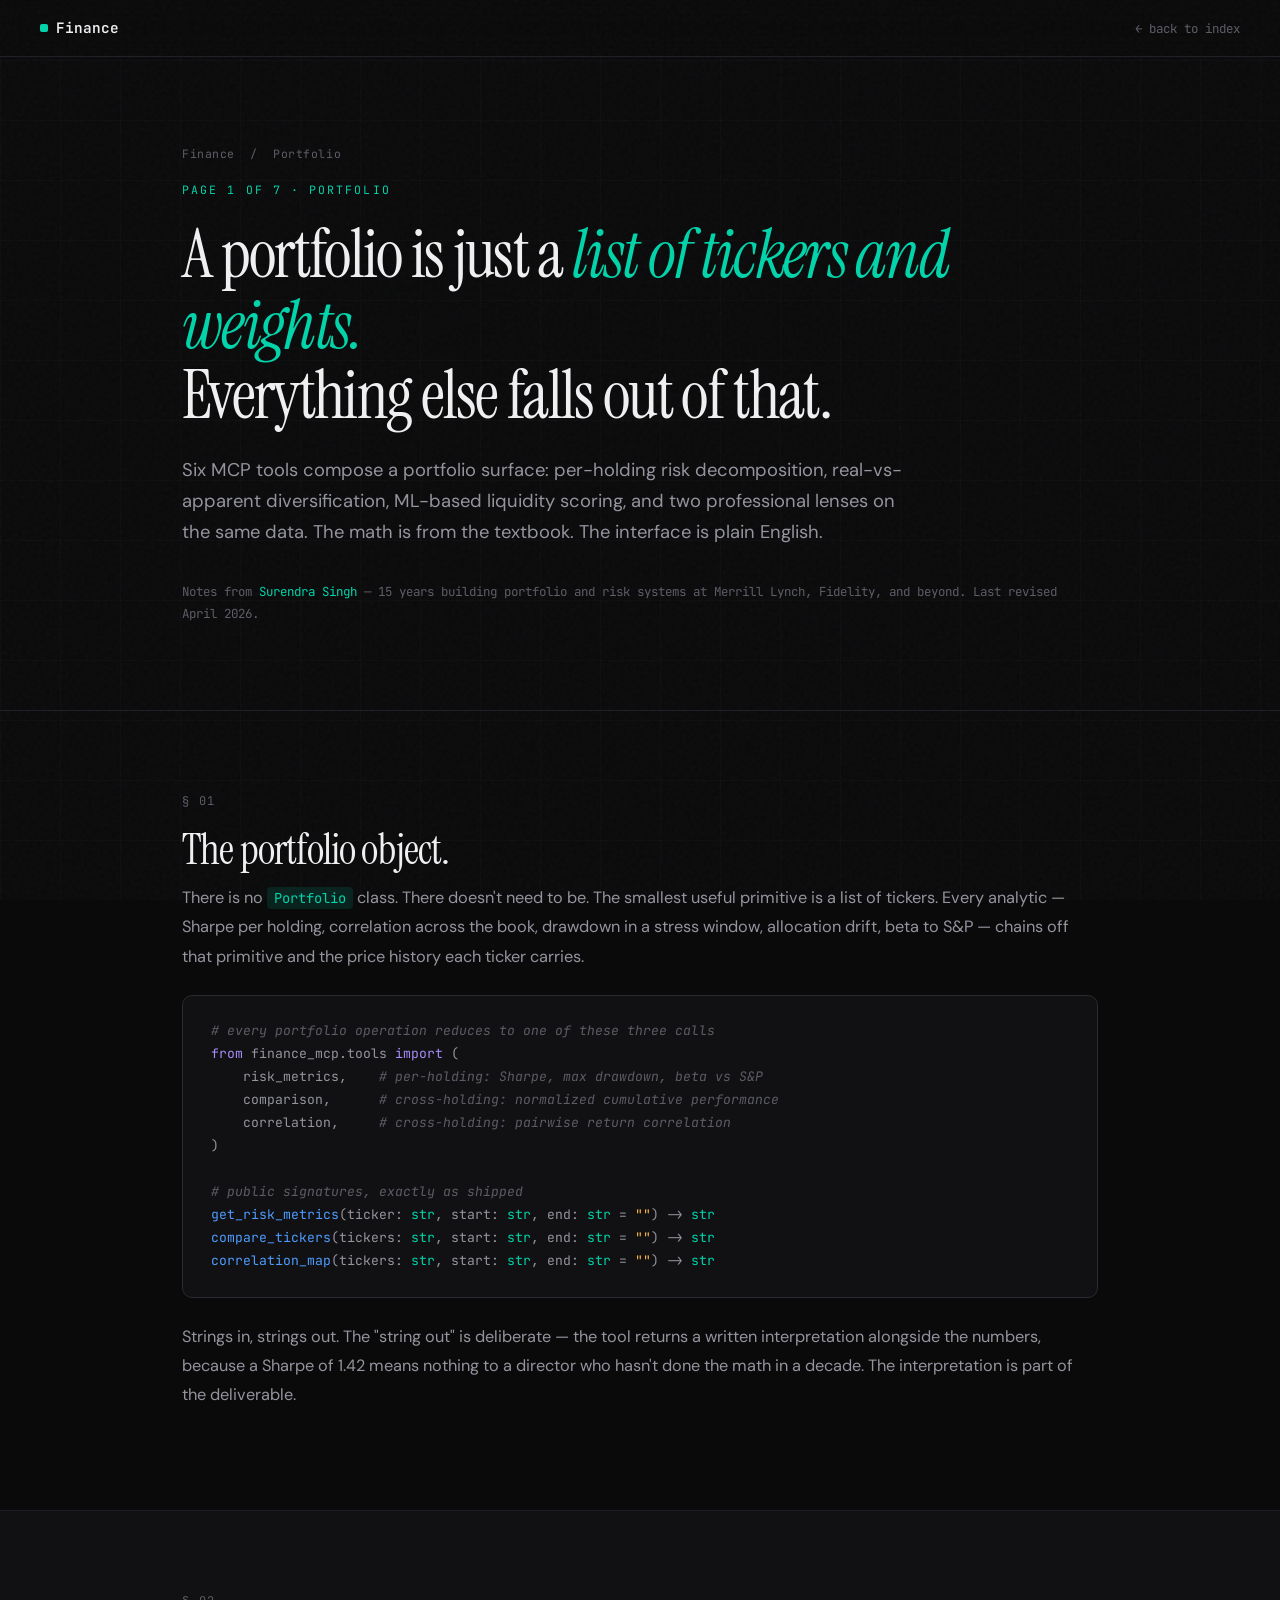
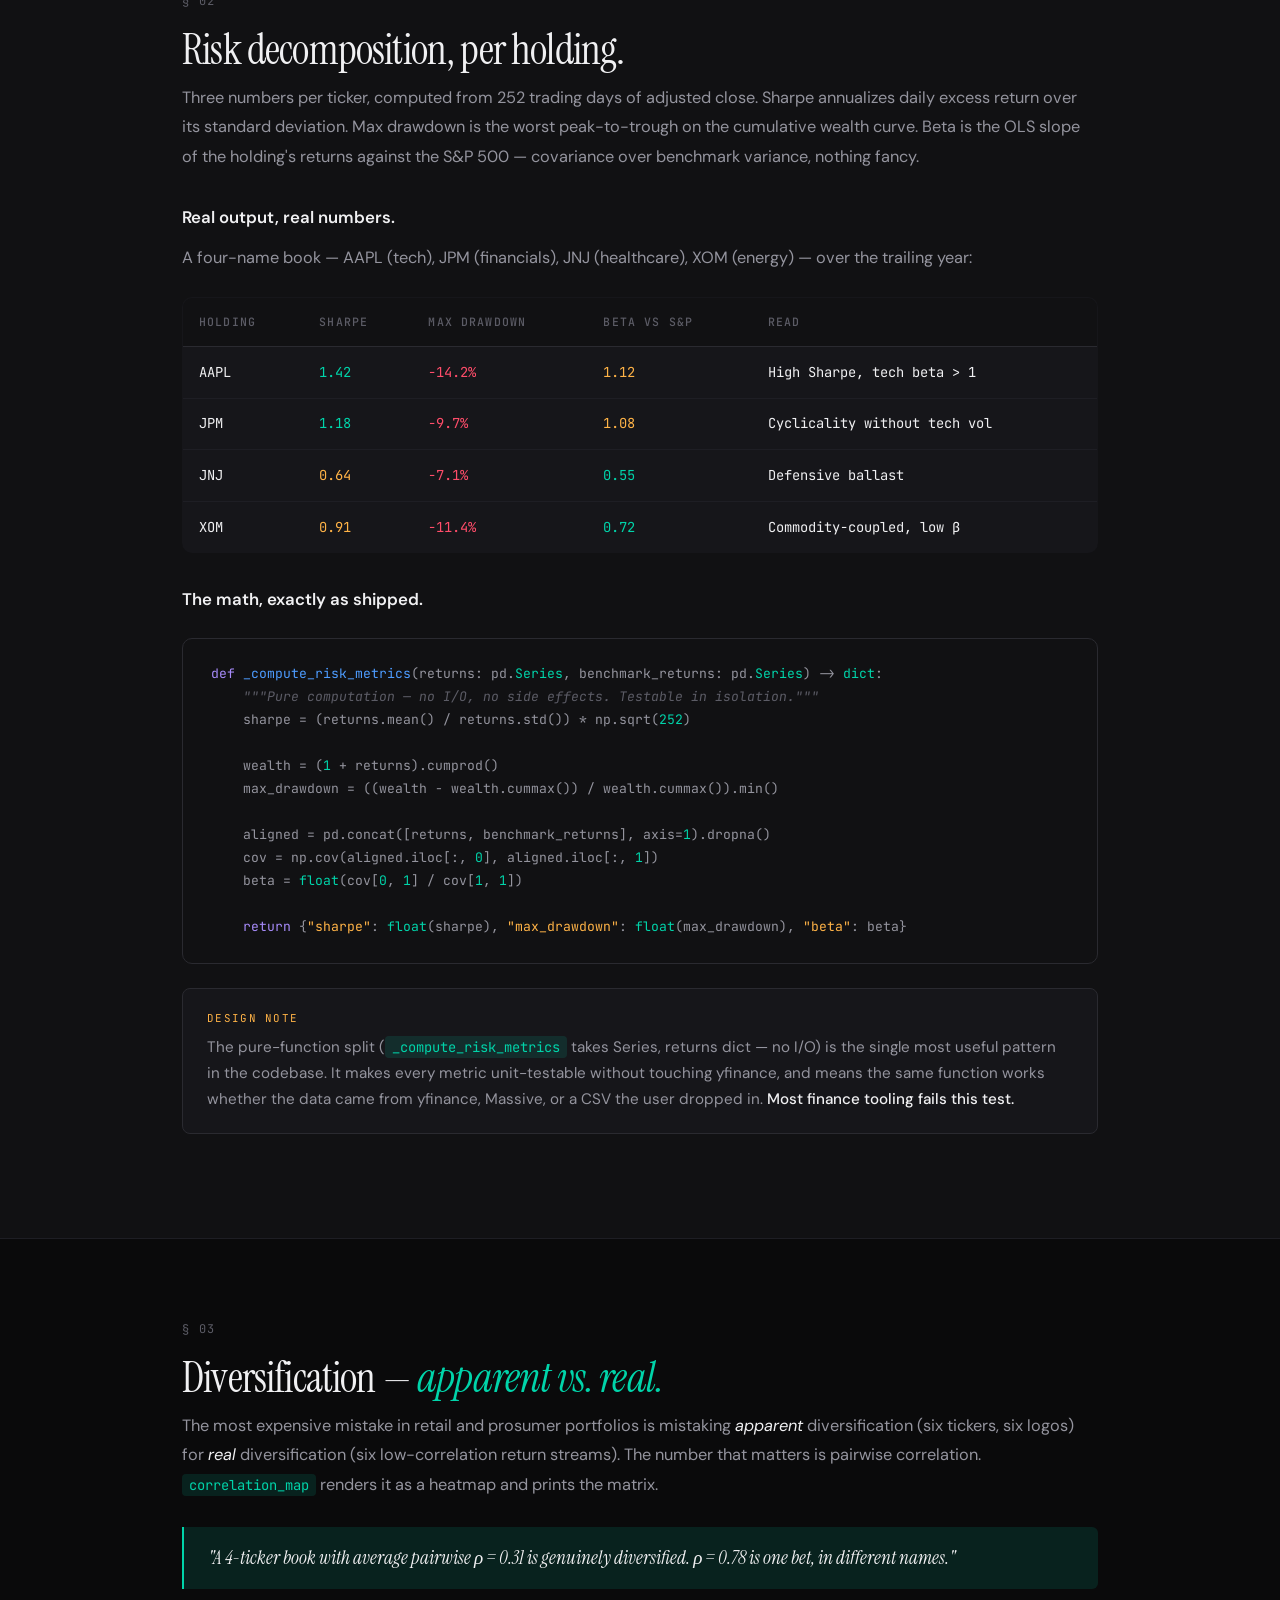
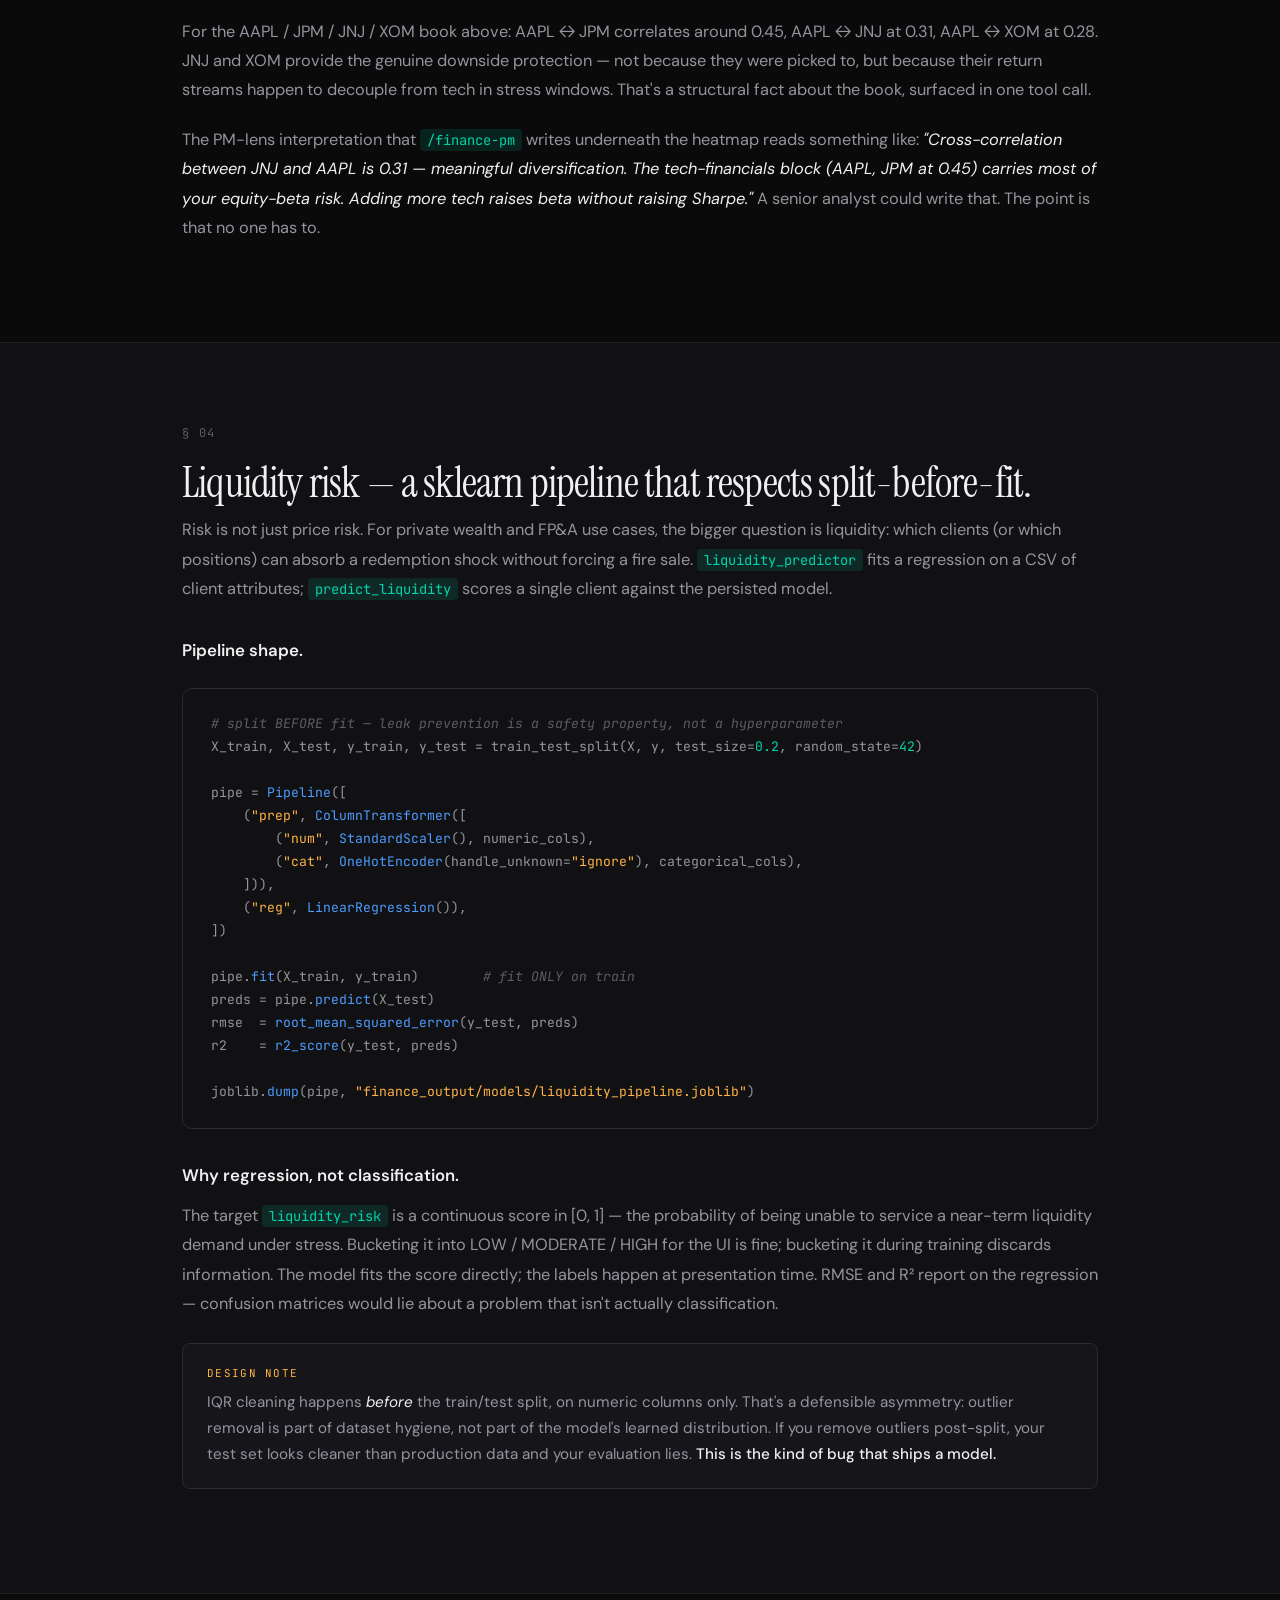
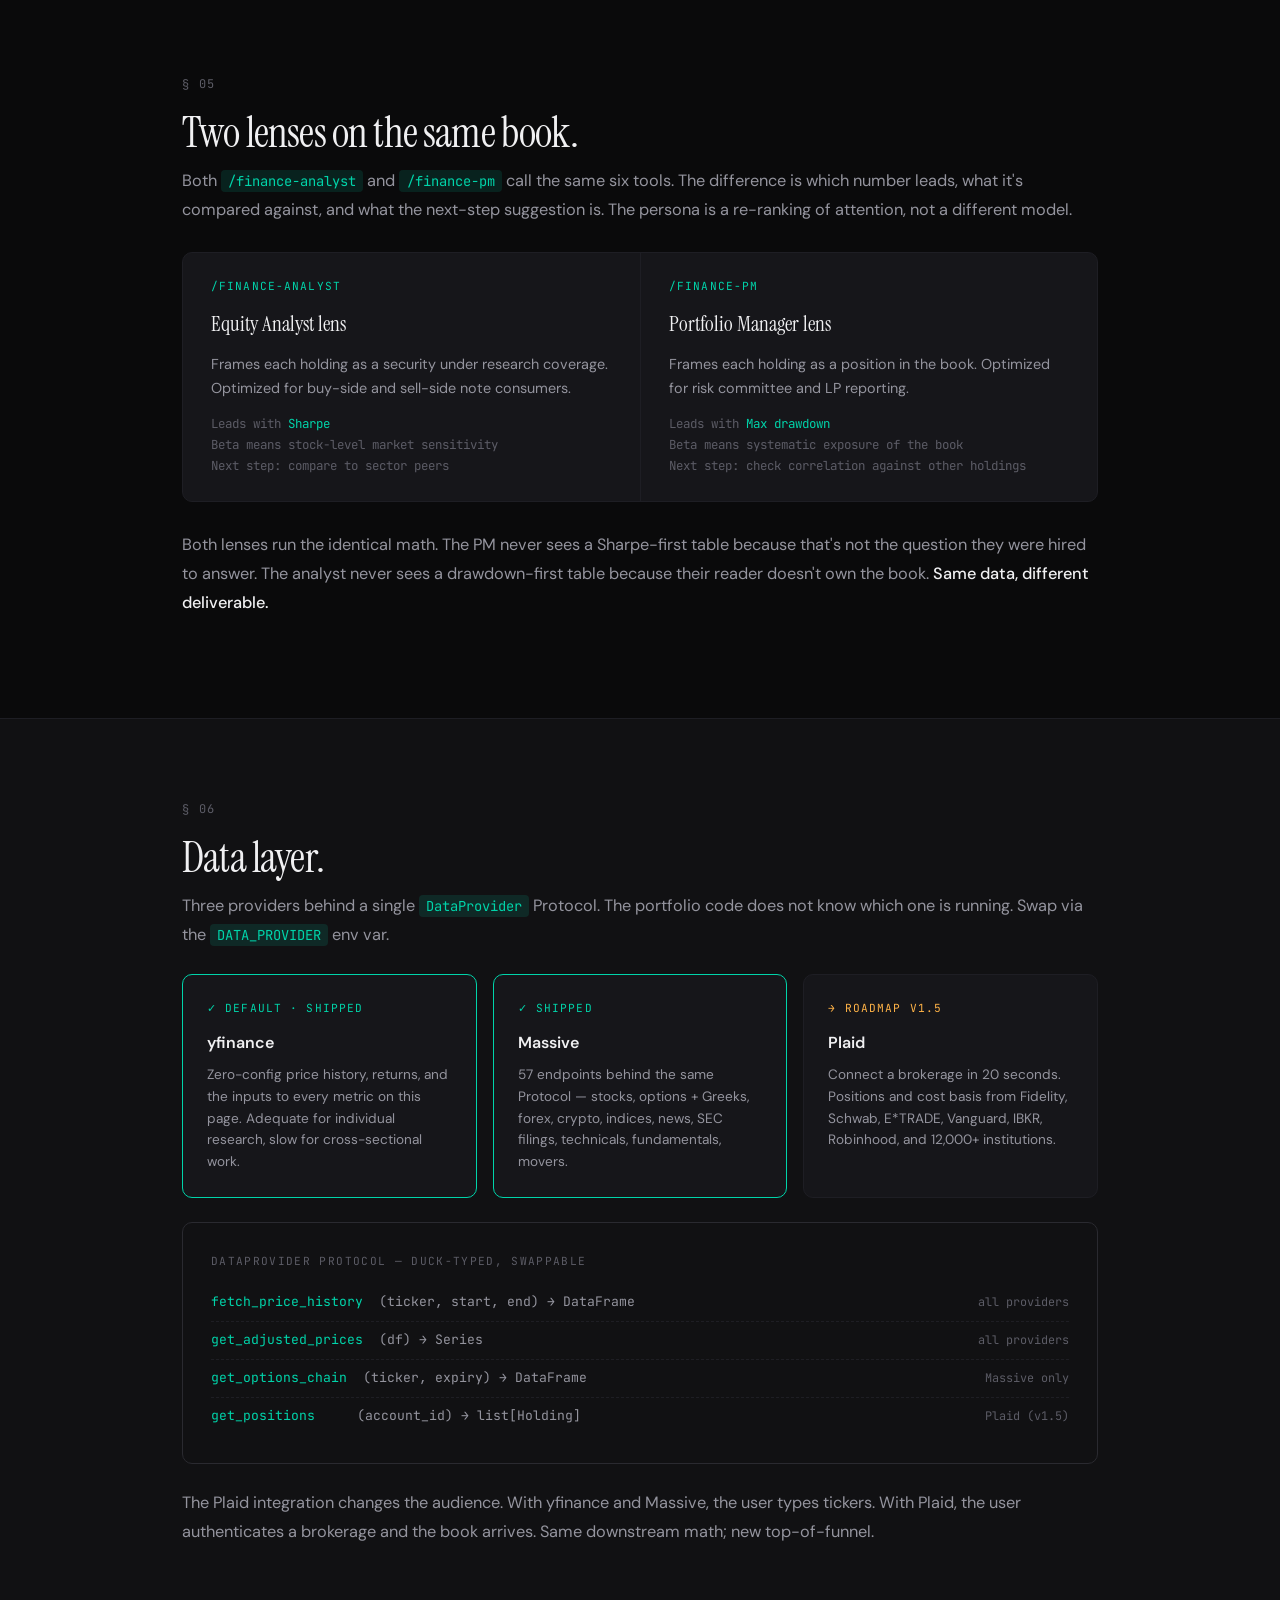
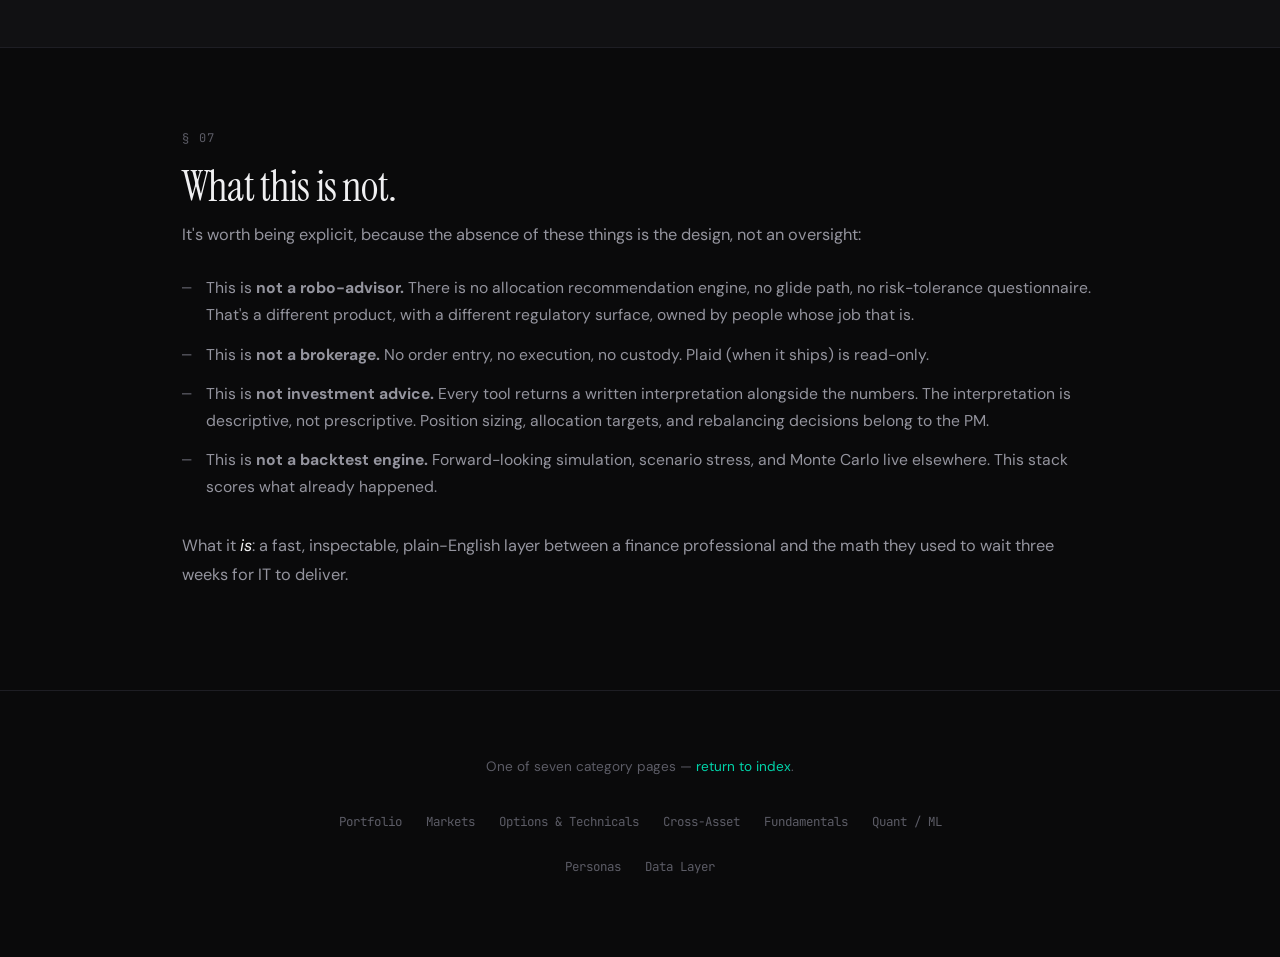
<file: docs/portfolio.html>
<!DOCTYPE html>
<html lang="en">
<head>
<meta charset="UTF-8">
<meta name="viewport" content="width=device-width, initial-scale=1.0">
<title>Portfolio — Finance</title>
<meta name="description" content="Portfolio analytics composed from six MCP tools — per-holding risk decomposition, diversification analysis, ML-based liquidity scoring.">
<link rel="preconnect" href="https://fonts.googleapis.com">
<link rel="preconnect" href="https://fonts.gstatic.com" crossorigin>
<link href="https://fonts.googleapis.com/css2?family=DM+Sans:ital,opsz,wght@0,9..40,300;0,9..40,400;0,9..40,500;0,9..40,600;0,9..40,700;1,9..40,300;1,9..40,400&family=JetBrains+Mono:wght@400;500;600&family=Instrument+Serif:ital@0;1&display=swap" rel="stylesheet">
<style>
:root {
  --bg-primary: #0a0a0b;
  --bg-secondary: #111113;
  --bg-card: #16161a;
  --bg-card-hover: #1c1c21;
  --border: #2a2a30;
  --border-subtle: #1e1e24;
  --text-primary: #f0f0f2;
  --text-secondary: #94949e;
  --text-muted: #5c5c66;
  --accent: #00d4aa;
  --accent-dim: rgba(0, 212, 170, 0.12);
  --accent-glow: rgba(0, 212, 170, 0.25);
  --red: #ff4d6a;
  --amber: #ffb347;
  --blue: #4d9cff;
  --purple: #a78bfa;
}
* { margin: 0; padding: 0; box-sizing: border-box; }
html { scroll-behavior: smooth; }
body {
  font-family: 'DM Sans', sans-serif; background: var(--bg-primary);
  color: var(--text-primary); line-height: 1.7; overflow-x: hidden;
  -webkit-font-smoothing: antialiased;
}
body::before {
  content: ''; position: fixed; inset: 0;
  background: url("data:image/svg+xml,%3Csvg viewBox='0 0 256 256' xmlns='http://www.w3.org/2000/svg'%3E%3Cfilter id='n'%3E%3CfeTurbulence type='fractalNoise' baseFrequency='0.9' numOctaves='4' stitchTiles='stitch'/%3E%3C/filter%3E%3Crect width='100%25' height='100%25' filter='url(%23n)' opacity='0.03'/%3E%3C/svg%3E");
  pointer-events: none; z-index: 999;
}
.grid-bg {
  position: fixed; inset: 0;
  background-image: linear-gradient(rgba(255,255,255,0.02) 1px, transparent 1px), linear-gradient(90deg, rgba(255,255,255,0.02) 1px, transparent 1px);
  background-size: 60px 60px; z-index: 0;
}
section, header { position: relative; z-index: 1; }
.container { max-width: 980px; margin: 0 auto; padding: 0 2rem; }

/* NAV */
nav { position: fixed; top: 0; left: 0; right: 0; z-index: 100; padding: 1rem 2rem; backdrop-filter: blur(16px); background: rgba(10,10,11,0.8); border-bottom: 1px solid var(--border-subtle); }
nav .nav-inner { max-width: 1200px; margin: 0 auto; display: flex; justify-content: space-between; align-items: center; }
.nav-logo { font-family: 'JetBrains Mono', monospace; font-weight: 600; font-size: 0.9rem; color: var(--text-primary); text-decoration: none; display: flex; align-items: center; gap: 0.5rem; }
.nav-logo .dot { width: 8px; height: 8px; background: var(--accent); border-radius: 2px; }
.nav-back { font-family: 'JetBrains Mono', monospace; font-size: 0.78rem; color: var(--text-muted); text-decoration: none; transition: color 0.3s; }
.nav-back:hover { color: var(--accent); }
.crumb { font-family: 'JetBrains Mono', monospace; font-size: 0.72rem; color: var(--text-muted); letter-spacing: 0.05em; }
.crumb a { color: var(--text-muted); text-decoration: none; }
.crumb a:hover { color: var(--accent); }

/* HEADER */
.page-header { padding: 9rem 0 4rem; border-bottom: 1px solid var(--border-subtle); }
.kicker { font-family: 'JetBrains Mono', monospace; font-size: 0.72rem; text-transform: uppercase; letter-spacing: 0.18em; color: var(--accent); margin-bottom: 1.25rem; display: block; }
h1 { font-family: 'Instrument Serif', serif; font-size: clamp(2.6rem, 6vw, 4.2rem); font-weight: 400; line-height: 1.05; letter-spacing: -0.025em; margin-bottom: 1.5rem; }
h1 em { font-style: italic; color: var(--accent); }
.lede { font-size: 1.15rem; color: var(--text-secondary); max-width: 720px; line-height: 1.7; }
.lede strong { color: var(--text-primary); font-weight: 500; }
.sig { margin-top: 2rem; font-family: 'JetBrains Mono', monospace; font-size: 0.78rem; color: var(--text-muted); }
.sig a { color: var(--accent); text-decoration: none; }

/* SECTION */
section.body { padding: 5rem 0; border-bottom: 1px solid var(--border-subtle); }
section.body.alt { background: var(--bg-secondary); }
h2 { font-family: 'Instrument Serif', serif; font-size: clamp(1.9rem, 3.5vw, 2.6rem); font-weight: 400; line-height: 1.15; letter-spacing: -0.02em; margin-bottom: 0.5rem; }
h2 em { font-style: italic; color: var(--accent); }
h3 { font-family: 'DM Sans', sans-serif; font-size: 1.05rem; font-weight: 600; margin-top: 2rem; margin-bottom: 0.75rem; color: var(--text-primary); }
.section-num { font-family: 'JetBrains Mono', monospace; font-size: 0.75rem; color: var(--text-muted); letter-spacing: 0.12em; margin-bottom: 1rem; display: block; }
p { color: var(--text-secondary); font-size: 1.02rem; line-height: 1.8; margin-bottom: 1.25rem; }
p strong { color: var(--text-primary); font-weight: 500; }
p em { color: var(--text-primary); font-style: italic; }
ul { list-style: none; padding-left: 0; margin-bottom: 1.5rem; }
ul li { color: var(--text-secondary); padding: 0.4rem 0; padding-left: 1.5rem; position: relative; font-size: 0.98rem; line-height: 1.7; }
ul li::before { content: '—'; position: absolute; left: 0; color: var(--text-muted); font-family: 'JetBrains Mono', monospace; }
ul li code { font-family: 'JetBrains Mono', monospace; font-size: 0.85rem; color: var(--accent); background: var(--accent-dim); padding: 0.1rem 0.4rem; border-radius: 3px; }

/* CODE BLOCK */
pre.code {
  background: var(--bg-secondary); border: 1px solid var(--border); border-radius: 10px;
  padding: 1.5rem 1.75rem; overflow-x: auto; margin: 1.5rem 0;
  font-family: 'JetBrains Mono', monospace; font-size: 0.82rem; line-height: 1.75;
  color: var(--text-secondary);
}
pre.code .kw { color: var(--purple); }
pre.code .fn { color: var(--blue); }
pre.code .str { color: var(--amber); }
pre.code .num { color: var(--accent); }
pre.code .com { color: var(--text-muted); font-style: italic; }
pre.code .typ { color: var(--accent); }

code.inline { font-family: 'JetBrains Mono', monospace; font-size: 0.86rem; color: var(--accent); background: var(--accent-dim); padding: 0.12rem 0.45rem; border-radius: 4px; }

/* RISK TABLE */
.risk-table {
  width: 100%; border-collapse: collapse; margin: 1.5rem 0;
  font-family: 'JetBrains Mono', monospace; font-size: 0.86rem;
  background: var(--bg-card); border: 1px solid var(--border-subtle); border-radius: 10px;
  overflow: hidden;
}
.risk-table th { padding: 0.9rem 1rem; text-align: left; background: var(--bg-secondary); border-bottom: 1px solid var(--border); color: var(--text-muted); font-weight: 500; font-size: 0.72rem; text-transform: uppercase; letter-spacing: 0.1em; }
.risk-table td { padding: 0.85rem 1rem; border-bottom: 1px solid var(--border-subtle); color: var(--text-primary); }
.risk-table tr:last-child td { border-bottom: none; }
.risk-table .pos { color: var(--accent); }
.risk-table .neg { color: var(--red); }
.risk-table .mid { color: var(--amber); }

/* HOLDINGS BLOCK */
.holdings {
  display: grid; grid-template-columns: 1fr 1fr; gap: 0; margin: 1.75rem 0;
  background: var(--bg-card); border: 1px solid var(--border-subtle); border-radius: 10px; overflow: hidden;
}
.lens { padding: 1.5rem 1.75rem; }
.lens.right { border-left: 1px solid var(--border-subtle); }
.lens-tag { font-family: 'JetBrains Mono', monospace; font-size: 0.7rem; color: var(--accent); text-transform: uppercase; letter-spacing: 0.1em; margin-bottom: 0.6rem; }
.lens h4 { font-family: 'Instrument Serif', serif; font-size: 1.3rem; font-weight: 400; margin-bottom: 0.75rem; }
.lens p { font-size: 0.9rem; line-height: 1.65; margin-bottom: 0.75rem; }
.lens .leads { font-family: 'JetBrains Mono', monospace; font-size: 0.78rem; color: var(--text-muted); margin-top: 0.75rem; }
.lens .leads span { color: var(--accent); }

/* CALLOUT */
.callout {
  border-left: 2px solid var(--accent); padding: 1rem 1.5rem; margin: 1.75rem 0;
  background: var(--accent-dim); border-radius: 0 6px 6px 0;
}
.callout p { font-family: 'Instrument Serif', serif; font-size: 1.2rem; font-style: italic; color: var(--text-primary); line-height: 1.55; margin: 0; }

.note {
  border: 1px solid var(--border); padding: 1.25rem 1.5rem; margin: 1.5rem 0;
  background: var(--bg-card); border-radius: 8px;
}
.note .note-tag { font-family: 'JetBrains Mono', monospace; font-size: 0.68rem; color: var(--amber); text-transform: uppercase; letter-spacing: 0.12em; margin-bottom: 0.5rem; }
.note p { font-size: 0.95rem; line-height: 1.7; margin: 0; }

/* ARCHITECTURE BOX */
.arch {
  margin: 1.5rem 0; padding: 1.75rem; background: var(--bg-secondary);
  border: 1px solid var(--border); border-radius: 10px;
  font-family: 'JetBrains Mono', monospace; font-size: 0.82rem; line-height: 1.85;
  color: var(--text-secondary);
}
.arch .lab { color: var(--text-muted); font-size: 0.7rem; text-transform: uppercase; letter-spacing: 0.12em; margin-bottom: 0.75rem; }
.arch .row { display: flex; gap: 1rem; align-items: baseline; padding: 0.4rem 0; border-bottom: 1px dashed var(--border-subtle); }
.arch .row:last-child { border-bottom: none; }
.arch .row .k { color: var(--accent); min-width: 130px; }
.arch .row .v { color: var(--text-secondary); flex: 1; }
.arch .row .s { color: var(--text-muted); font-size: 0.74rem; }

/* PROVIDER STACK */
.providers { display: grid; grid-template-columns: repeat(3, 1fr); gap: 1rem; margin: 1.5rem 0; }
.provider { padding: 1.5rem; border: 1px solid var(--border-subtle); border-radius: 10px; background: var(--bg-card); }
.provider.shipped { border-color: var(--accent); }
.provider .p-tag { font-family: 'JetBrains Mono', monospace; font-size: 0.7rem; text-transform: uppercase; letter-spacing: 0.1em; margin-bottom: 0.7rem; }
.provider.shipped .p-tag { color: var(--accent); }
.provider.roadmap .p-tag { color: var(--amber); }
.provider h4 { font-size: 1rem; font-weight: 600; margin-bottom: 0.5rem; color: var(--text-primary); }
.provider p { font-size: 0.85rem; line-height: 1.6; color: var(--text-secondary); margin: 0; }

/* FOOTER */
footer { padding: 4rem 0 5rem; text-align: center; }
footer .container { max-width: 720px; }
footer p { font-size: 0.85rem; color: var(--text-muted); }
footer p a { color: var(--accent); text-decoration: none; }
footer .pages { margin-top: 2rem; display: flex; gap: 1.5rem; justify-content: center; flex-wrap: wrap; }
footer .pages a { font-family: 'JetBrains Mono', monospace; font-size: 0.78rem; color: var(--text-muted); text-decoration: none; transition: color 0.3s; }
footer .pages a:hover { color: var(--accent); }

@media (max-width: 760px) {
  .holdings { grid-template-columns: 1fr; }
  .lens.right { border-left: none; border-top: 1px solid var(--border-subtle); }
  .providers { grid-template-columns: 1fr; }
  .arch .row { flex-direction: column; gap: 0.2rem; }
}
</style>
</head>
<body>
<div class="grid-bg"></div>

<nav>
  <div class="nav-inner">
    <a href="index.html" class="nav-logo"><span class="dot"></span> Finance</a>
    <a href="index.html" class="nav-back">← back to index</a>
  </div>
</nav>

<header class="page-header">
  <div class="container">
    <div class="crumb"><a href="index.html">Finance</a> &nbsp;/&nbsp; Portfolio</div>
    <span class="kicker" style="margin-top: 1rem;">Page 1 of 7 · Portfolio</span>
    <h1>A portfolio is just a <em>list of tickers and weights.</em><br>Everything else falls out of that.</h1>
    <p class="lede">Six MCP tools compose a portfolio surface: per-holding risk decomposition, real-vs-apparent diversification, ML-based liquidity scoring, and two professional lenses on the same data. The math is from the textbook. The interface is plain English.</p>
    <p class="sig">Notes from <a href="https://www.linkedin.com/in/singhsurendra/">Surendra Singh</a> — 15 years building portfolio and risk systems at Merrill Lynch, Fidelity, and beyond. Last revised April 2026.</p>
  </div>
</header>

<section class="body">
  <div class="container">
    <span class="section-num">§ 01</span>
    <h2>The portfolio object.</h2>
    <p>There is no <code class="inline">Portfolio</code> class. There doesn't need to be. The smallest useful primitive is a list of tickers. Every analytic — Sharpe per holding, correlation across the book, drawdown in a stress window, allocation drift, beta to S&P — chains off that primitive and the price history each ticker carries.</p>
    <pre class="code"><span class="com"># every portfolio operation reduces to one of these three calls</span>
<span class="kw">from</span> finance_mcp.tools <span class="kw">import</span> (
    risk_metrics,    <span class="com"># per-holding: Sharpe, max drawdown, beta vs S&P</span>
    comparison,      <span class="com"># cross-holding: normalized cumulative performance</span>
    correlation,     <span class="com"># cross-holding: pairwise return correlation</span>
)

<span class="com"># public signatures, exactly as shipped</span>
<span class="fn">get_risk_metrics</span>(ticker: <span class="typ">str</span>, start: <span class="typ">str</span>, end: <span class="typ">str</span> = <span class="str">""</span>) -> <span class="typ">str</span>
<span class="fn">compare_tickers</span>(tickers: <span class="typ">str</span>, start: <span class="typ">str</span>, end: <span class="typ">str</span> = <span class="str">""</span>) -> <span class="typ">str</span>
<span class="fn">correlation_map</span>(tickers: <span class="typ">str</span>, start: <span class="typ">str</span>, end: <span class="typ">str</span> = <span class="str">""</span>) -> <span class="typ">str</span></pre>
    <p>Strings in, strings out. The "string out" is deliberate — the tool returns a written interpretation alongside the numbers, because a Sharpe of 1.42 means nothing to a director who hasn't done the math in a decade. The interpretation is part of the deliverable.</p>
  </div>
</section>

<section class="body alt">
  <div class="container">
    <span class="section-num">§ 02</span>
    <h2>Risk decomposition, per holding.</h2>
    <p>Three numbers per ticker, computed from 252 trading days of adjusted close. Sharpe annualizes daily excess return over its standard deviation. Max drawdown is the worst peak-to-trough on the cumulative wealth curve. Beta is the OLS slope of the holding's returns against the S&P 500 — covariance over benchmark variance, nothing fancy.</p>

    <h3>Real output, real numbers.</h3>
    <p>A four-name book — AAPL (tech), JPM (financials), JNJ (healthcare), XOM (energy) — over the trailing year:</p>

    <table class="risk-table">
      <thead>
        <tr><th>Holding</th><th>Sharpe</th><th>Max Drawdown</th><th>Beta vs S&P</th><th>Read</th></tr>
      </thead>
      <tbody>
        <tr><td>AAPL</td><td class="pos">1.42</td><td class="neg">−14.2%</td><td class="mid">1.12</td><td>High Sharpe, tech beta &gt; 1</td></tr>
        <tr><td>JPM</td><td class="pos">1.18</td><td class="neg">−9.7%</td><td class="mid">1.08</td><td>Cyclicality without tech vol</td></tr>
        <tr><td>JNJ</td><td class="mid">0.64</td><td class="neg">−7.1%</td><td class="pos">0.55</td><td>Defensive ballast</td></tr>
        <tr><td>XOM</td><td class="mid">0.91</td><td class="neg">−11.4%</td><td class="pos">0.72</td><td>Commodity-coupled, low β</td></tr>
      </tbody>
    </table>

    <h3>The math, exactly as shipped.</h3>
    <pre class="code"><span class="kw">def</span> <span class="fn">_compute_risk_metrics</span>(returns: pd.<span class="typ">Series</span>, benchmark_returns: pd.<span class="typ">Series</span>) -> <span class="typ">dict</span>:
    <span class="com">"""Pure computation — no I/O, no side effects. Testable in isolation."""</span>
    sharpe = (returns.mean() / returns.std()) * np.sqrt(<span class="num">252</span>)

    wealth = (<span class="num">1</span> + returns).cumprod()
    max_drawdown = ((wealth - wealth.cummax()) / wealth.cummax()).min()

    aligned = pd.concat([returns, benchmark_returns], axis=<span class="num">1</span>).dropna()
    cov = np.cov(aligned.iloc[:, <span class="num">0</span>], aligned.iloc[:, <span class="num">1</span>])
    beta = <span class="typ">float</span>(cov[<span class="num">0</span>, <span class="num">1</span>] / cov[<span class="num">1</span>, <span class="num">1</span>])

    <span class="kw">return</span> {<span class="str">"sharpe"</span>: <span class="typ">float</span>(sharpe), <span class="str">"max_drawdown"</span>: <span class="typ">float</span>(max_drawdown), <span class="str">"beta"</span>: beta}</pre>

    <div class="note">
      <div class="note-tag">Design note</div>
      <p>The pure-function split (<code class="inline">_compute_risk_metrics</code> takes Series, returns dict — no I/O) is the single most useful pattern in the codebase. It makes every metric unit-testable without touching yfinance, and means the same function works whether the data came from yfinance, Massive, or a CSV the user dropped in. <strong>Most finance tooling fails this test.</strong></p>
    </div>
  </div>
</section>

<section class="body">
  <div class="container">
    <span class="section-num">§ 03</span>
    <h2>Diversification — <em>apparent vs. real.</em></h2>
    <p>The most expensive mistake in retail and prosumer portfolios is mistaking <em>apparent</em> diversification (six tickers, six logos) for <em>real</em> diversification (six low-correlation return streams). The number that matters is pairwise correlation. <code class="inline">correlation_map</code> renders it as a heatmap and prints the matrix.</p>

    <div class="callout">
      <p>"A 4-ticker book with average pairwise ρ = 0.31 is genuinely diversified. ρ = 0.78 is one bet, in different names."</p>
    </div>

    <p>For the AAPL / JPM / JNJ / XOM book above: AAPL ↔ JPM correlates around 0.45, AAPL ↔ JNJ at 0.31, AAPL ↔ XOM at 0.28. JNJ and XOM provide the genuine downside protection — not because they were picked to, but because their return streams happen to decouple from tech in stress windows. That's a structural fact about the book, surfaced in one tool call.</p>

    <p>The PM-lens interpretation that <code class="inline">/finance-pm</code> writes underneath the heatmap reads something like: <em>"Cross-correlation between JNJ and AAPL is 0.31 — meaningful diversification. The tech-financials block (AAPL, JPM at 0.45) carries most of your equity-beta risk. Adding more tech raises beta without raising Sharpe."</em> A senior analyst could write that. The point is that no one has to.</p>
  </div>
</section>

<section class="body alt">
  <div class="container">
    <span class="section-num">§ 04</span>
    <h2>Liquidity risk — a sklearn pipeline that respects split-before-fit.</h2>
    <p>Risk is not just price risk. For private wealth and FP&A use cases, the bigger question is liquidity: which clients (or which positions) can absorb a redemption shock without forcing a fire sale. <code class="inline">liquidity_predictor</code> fits a regression on a CSV of client attributes; <code class="inline">predict_liquidity</code> scores a single client against the persisted model.</p>

    <h3>Pipeline shape.</h3>
    <pre class="code"><span class="com"># split BEFORE fit — leak prevention is a safety property, not a hyperparameter</span>
X_train, X_test, y_train, y_test = train_test_split(X, y, test_size=<span class="num">0.2</span>, random_state=<span class="num">42</span>)

pipe = <span class="fn">Pipeline</span>([
    (<span class="str">"prep"</span>, <span class="fn">ColumnTransformer</span>([
        (<span class="str">"num"</span>, <span class="fn">StandardScaler</span>(), numeric_cols),
        (<span class="str">"cat"</span>, <span class="fn">OneHotEncoder</span>(handle_unknown=<span class="str">"ignore"</span>), categorical_cols),
    ])),
    (<span class="str">"reg"</span>, <span class="fn">LinearRegression</span>()),
])

pipe.<span class="fn">fit</span>(X_train, y_train)        <span class="com"># fit ONLY on train</span>
preds = pipe.<span class="fn">predict</span>(X_test)
rmse  = <span class="fn">root_mean_squared_error</span>(y_test, preds)
r2    = <span class="fn">r2_score</span>(y_test, preds)

joblib.<span class="fn">dump</span>(pipe, <span class="str">"finance_output/models/liquidity_pipeline.joblib"</span>)</pre>

    <h3>Why regression, not classification.</h3>
    <p>The target <code class="inline">liquidity_risk</code> is a continuous score in [0, 1] — the probability of being unable to service a near-term liquidity demand under stress. Bucketing it into LOW / MODERATE / HIGH for the UI is fine; bucketing it during training discards information. The model fits the score directly; the labels happen at presentation time. RMSE and R² report on the regression — confusion matrices would lie about a problem that isn't actually classification.</p>

    <div class="note">
      <div class="note-tag">Design note</div>
      <p>IQR cleaning happens <em>before</em> the train/test split, on numeric columns only. That's a defensible asymmetry: outlier removal is part of dataset hygiene, not part of the model's learned distribution. If you remove outliers post-split, your test set looks cleaner than production data and your evaluation lies. <strong>This is the kind of bug that ships a model.</strong></p>
    </div>
  </div>
</section>

<section class="body">
  <div class="container">
    <span class="section-num">§ 05</span>
    <h2>Two lenses on the same book.</h2>
    <p>Both <code class="inline">/finance-analyst</code> and <code class="inline">/finance-pm</code> call the same six tools. The difference is which number leads, what it's compared against, and what the next-step suggestion is. The persona is a re-ranking of attention, not a different model.</p>

    <div class="holdings">
      <div class="lens">
        <div class="lens-tag">/finance-analyst</div>
        <h4>Equity Analyst lens</h4>
        <p>Frames each holding as a security under research coverage. Optimized for buy-side and sell-side note consumers.</p>
        <div class="leads">Leads with <span>Sharpe</span><br>Beta means stock-level market sensitivity<br>Next step: compare to sector peers</div>
      </div>
      <div class="lens right">
        <div class="lens-tag">/finance-pm</div>
        <h4>Portfolio Manager lens</h4>
        <p>Frames each holding as a position in the book. Optimized for risk committee and LP reporting.</p>
        <div class="leads">Leads with <span>Max drawdown</span><br>Beta means systematic exposure of the book<br>Next step: check correlation against other holdings</div>
      </div>
    </div>

    <p>Both lenses run the identical math. The PM never sees a Sharpe-first table because that's not the question they were hired to answer. The analyst never sees a drawdown-first table because their reader doesn't own the book. <strong>Same data, different deliverable.</strong></p>
  </div>
</section>

<section class="body alt">
  <div class="container">
    <span class="section-num">§ 06</span>
    <h2>Data layer.</h2>
    <p>Three providers behind a single <code class="inline">DataProvider</code> Protocol. The portfolio code does not know which one is running. Swap via the <code class="inline">DATA_PROVIDER</code> env var.</p>

    <div class="providers">
      <div class="provider shipped">
        <div class="p-tag">✓ Default · Shipped</div>
        <h4>yfinance</h4>
        <p>Zero-config price history, returns, and the inputs to every metric on this page. Adequate for individual research, slow for cross-sectional work.</p>
      </div>
      <div class="provider shipped">
        <div class="p-tag">✓ Shipped</div>
        <h4>Massive</h4>
        <p>57 endpoints behind the same Protocol — stocks, options + Greeks, forex, crypto, indices, news, SEC filings, technicals, fundamentals, movers.</p>
      </div>
      <div class="provider roadmap">
        <div class="p-tag">→ Roadmap v1.5</div>
        <h4>Plaid</h4>
        <p>Connect a brokerage in 20 seconds. Positions and cost basis from Fidelity, Schwab, E*TRADE, Vanguard, IBKR, Robinhood, and 12,000+ institutions.</p>
      </div>
    </div>

    <div class="arch">
      <div class="lab">DataProvider Protocol — duck-typed, swappable</div>
      <div class="row"><span class="k">fetch_price_history</span><span class="v">(ticker, start, end) → DataFrame</span><span class="s">all providers</span></div>
      <div class="row"><span class="k">get_adjusted_prices</span><span class="v">(df) → Series</span><span class="s">all providers</span></div>
      <div class="row"><span class="k">get_options_chain</span><span class="v">(ticker, expiry) → DataFrame</span><span class="s">Massive only</span></div>
      <div class="row"><span class="k">get_positions</span><span class="v">(account_id) → list[Holding]</span><span class="s">Plaid (v1.5)</span></div>
    </div>

    <p>The Plaid integration changes the audience. With yfinance and Massive, the user types tickers. With Plaid, the user authenticates a brokerage and the book arrives. Same downstream math; new top-of-funnel.</p>
  </div>
</section>

<section class="body">
  <div class="container">
    <span class="section-num">§ 07</span>
    <h2>What this is not.</h2>
    <p>It's worth being explicit, because the absence of these things is the design, not an oversight:</p>
    <ul>
      <li>This is <strong>not a robo-advisor.</strong> There is no allocation recommendation engine, no glide path, no risk-tolerance questionnaire. That's a different product, with a different regulatory surface, owned by people whose job that is.</li>
      <li>This is <strong>not a brokerage.</strong> No order entry, no execution, no custody. Plaid (when it ships) is read-only.</li>
      <li>This is <strong>not investment advice.</strong> Every tool returns a written interpretation alongside the numbers. The interpretation is descriptive, not prescriptive. Position sizing, allocation targets, and rebalancing decisions belong to the PM.</li>
      <li>This is <strong>not a backtest engine.</strong> Forward-looking simulation, scenario stress, and Monte Carlo live elsewhere. This stack scores what already happened.</li>
    </ul>
    <p>What it <em>is</em>: a fast, inspectable, plain-English layer between a finance professional and the math they used to wait three weeks for IT to deliver.</p>
  </div>
</section>

<footer>
  <div class="container">
    <p>One of seven category pages — <a href="index.html">return to index</a>.</p>
    <div class="pages">
      <a href="portfolio.html">Portfolio</a>
      <a href="index.html#tools">Markets</a>
      <a href="index.html#tools">Options &amp; Technicals</a>
      <a href="index.html#tools">Cross-Asset</a>
      <a href="index.html#tools">Fundamentals</a>
      <a href="index.html#tools">Quant / ML</a>
      <a href="index.html#commands">Personas</a>
      <a href="index.html#stack">Data Layer</a>
    </div>
  </div>
</footer>

</body>
</html>
</file>
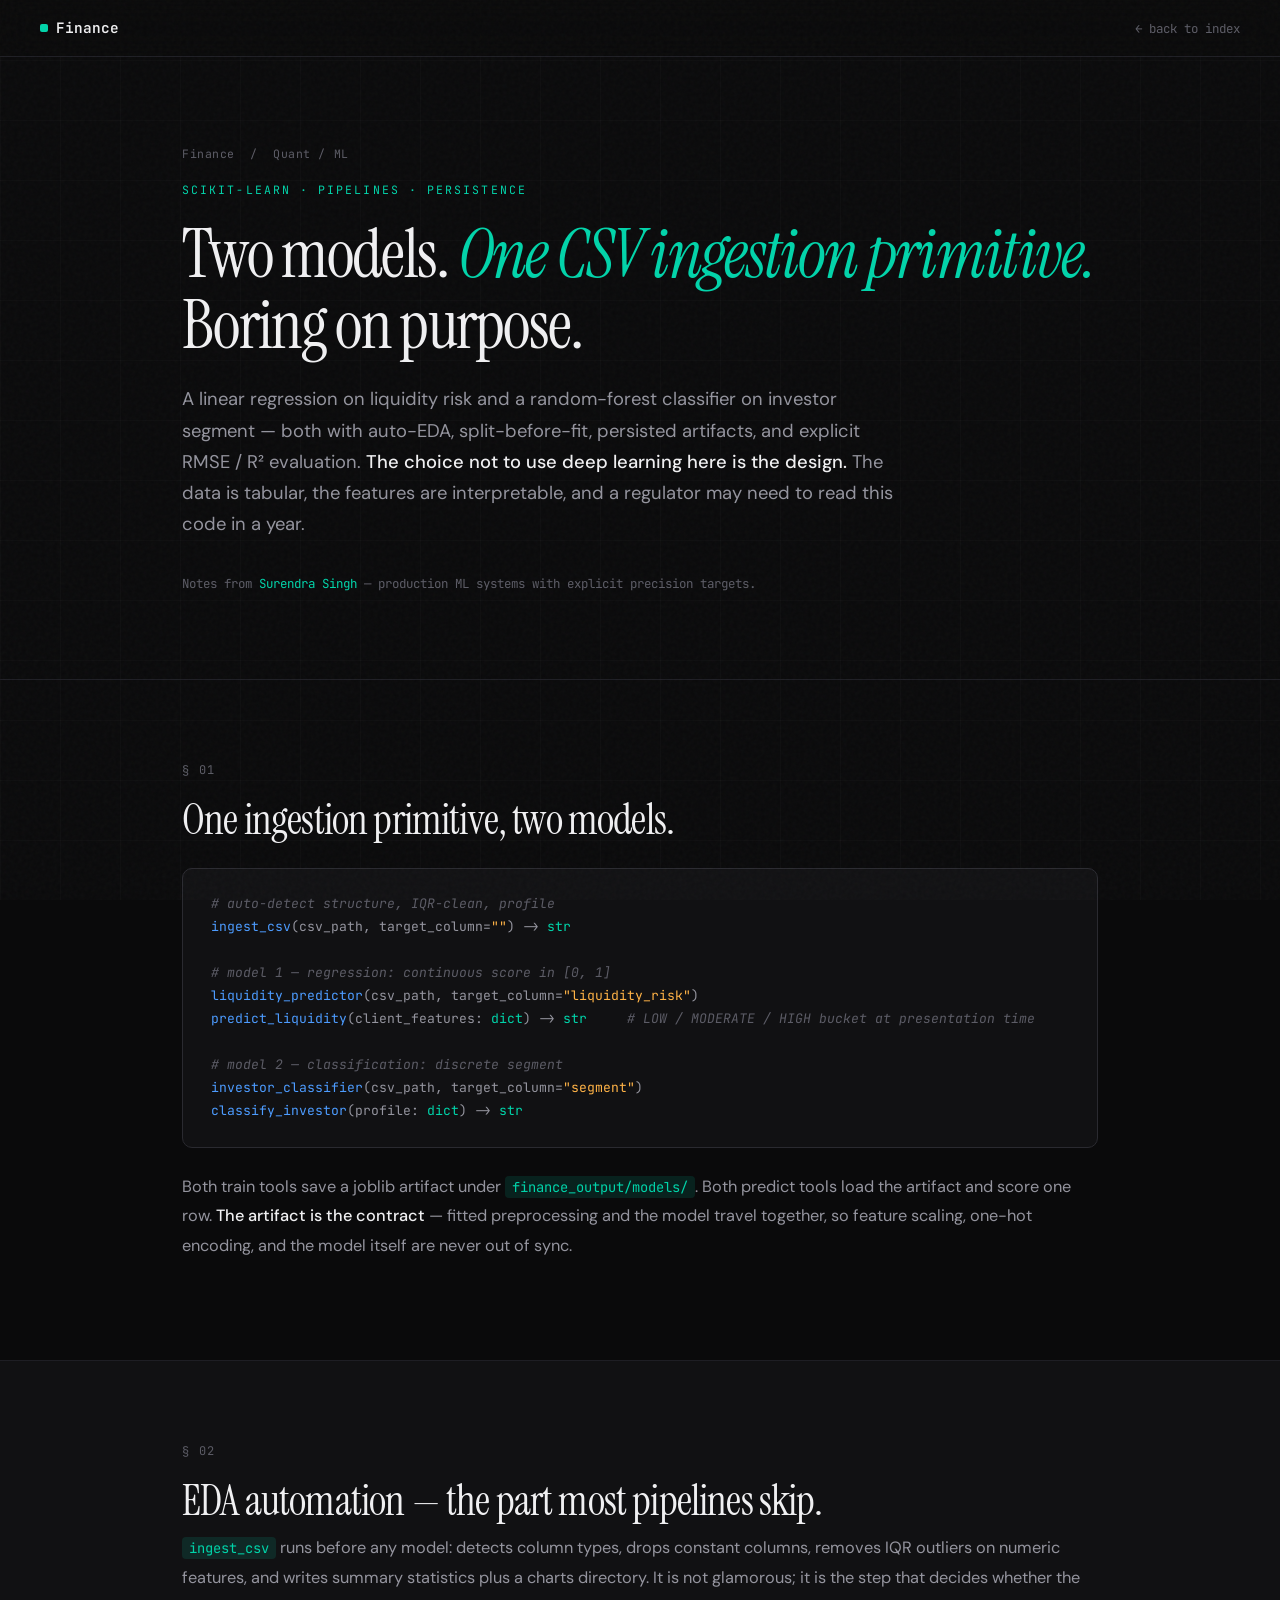
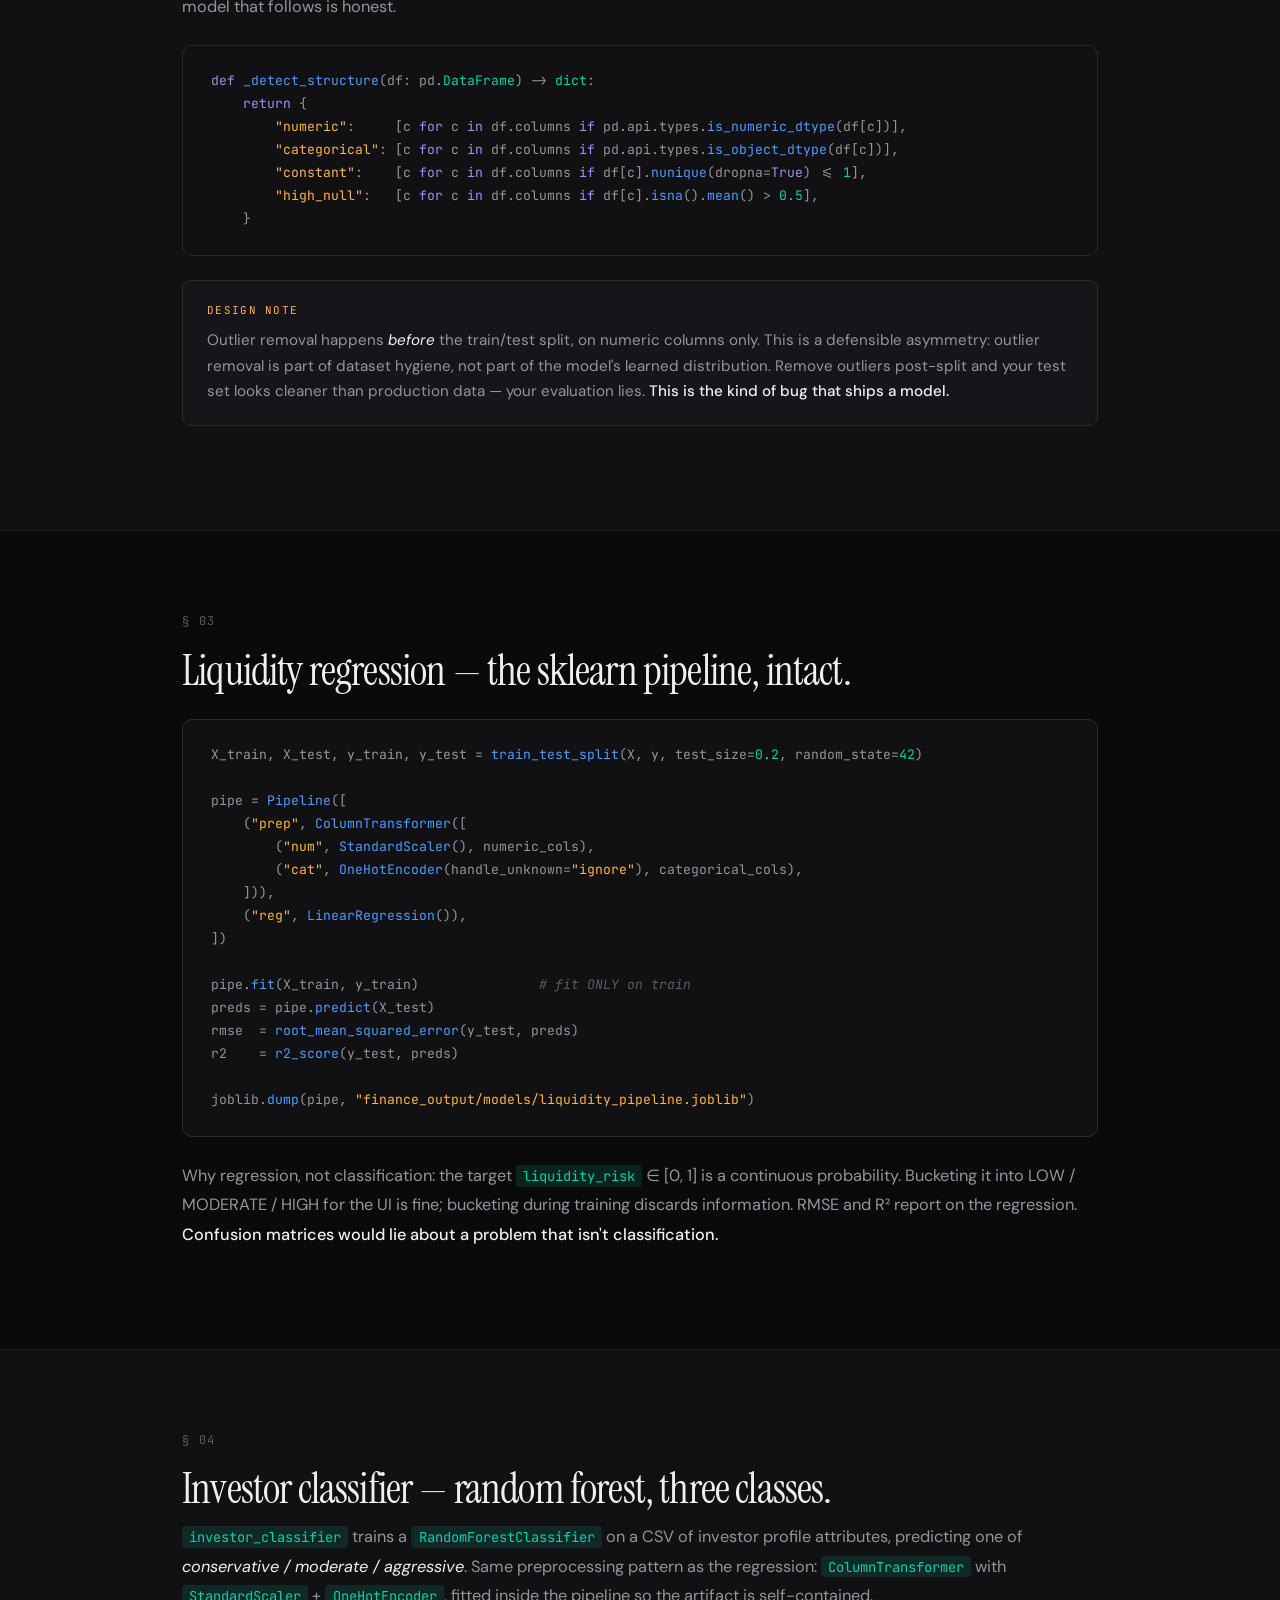
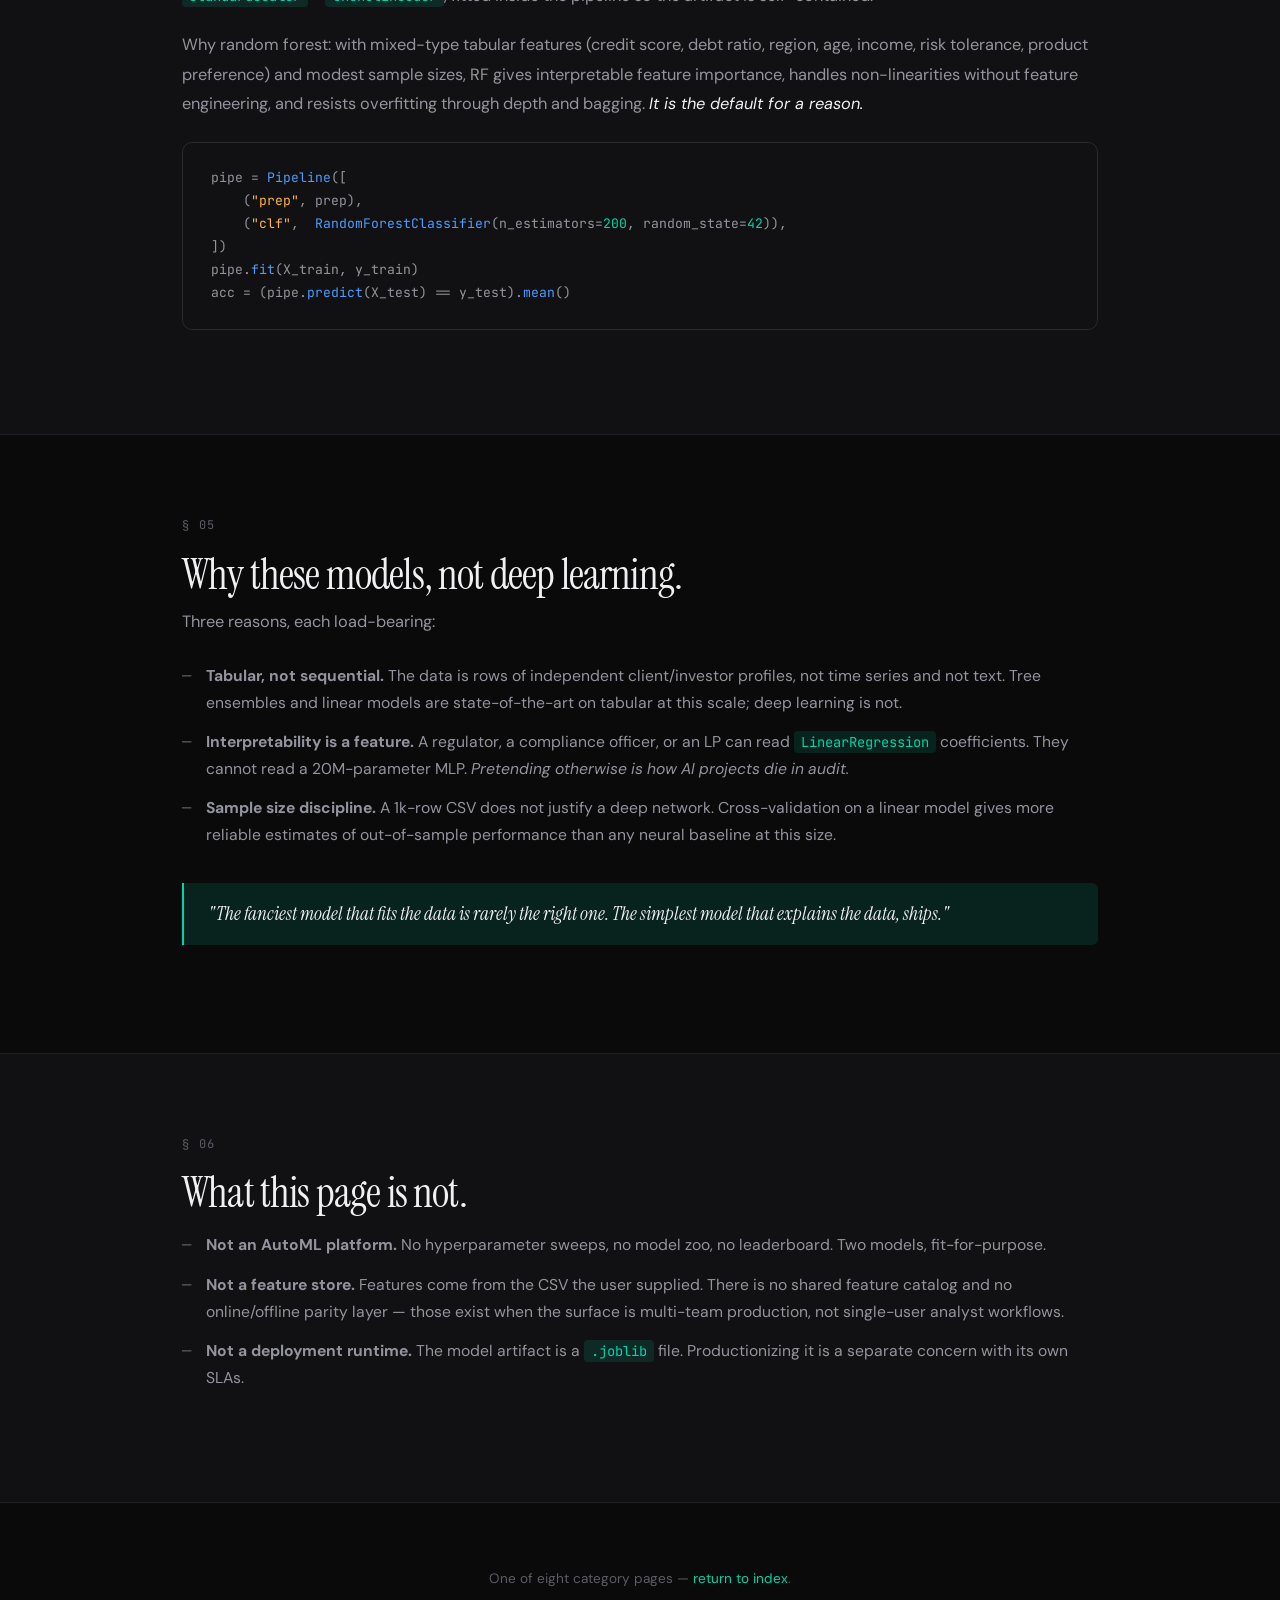
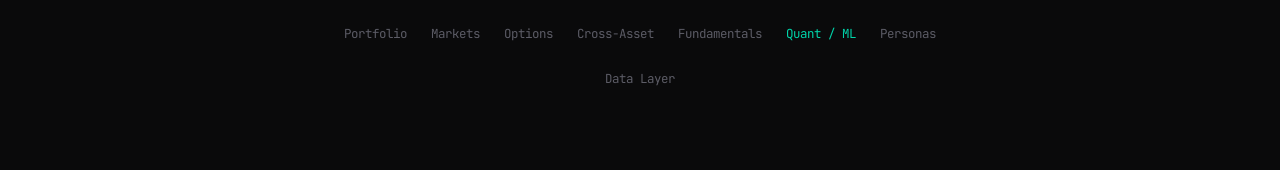
<file: docs/quant-ml.html>
<!DOCTYPE html>
<html lang="en">
<head>
<meta charset="UTF-8">
<meta name="viewport" content="width=device-width, initial-scale=1.0">
<title>Quant / ML — Finance</title>
<meta name="description" content="Two scikit-learn pipelines on real finance CSVs — liquidity regression and investor classification, with split-before-fit discipline.">
<link rel="preconnect" href="https://fonts.googleapis.com">
<link rel="preconnect" href="https://fonts.gstatic.com" crossorigin>
<link href="https://fonts.googleapis.com/css2?family=DM+Sans:ital,opsz,wght@0,9..40,300;0,9..40,400;0,9..40,500;0,9..40,600;0,9..40,700;1,9..40,300;1,9..40,400&family=JetBrains+Mono:wght@400;500;600&family=Instrument+Serif:ital@0;1&display=swap" rel="stylesheet">
<link rel="stylesheet" href="style.css">
</head>
<body>
<div class="grid-bg"></div>

<nav>
  <div class="nav-inner">
    <a href="index.html" class="nav-logo"><span class="dot"></span> Finance</a>
    <a href="index.html" class="nav-back">← back to index</a>
  </div>
</nav>

<header class="page-header">
  <div class="container">
    <div class="crumb"><a href="index.html">Finance</a> &nbsp;/&nbsp; Quant / ML</div>
    <span class="kicker" style="margin-top: 1rem;">scikit-learn · Pipelines · Persistence</span>
    <h1>Two models. <em>One CSV ingestion primitive.</em><br>Boring on purpose.</h1>
    <p class="lede">A linear regression on liquidity risk and a random-forest classifier on investor segment — both with auto-EDA, split-before-fit, persisted artifacts, and explicit RMSE / R² evaluation. <strong>The choice not to use deep learning here is the design.</strong> The data is tabular, the features are interpretable, and a regulator may need to read this code in a year.</p>
    <p class="sig">Notes from <a href="https://www.linkedin.com/in/singhsurendra/">Surendra Singh</a> — production ML systems with explicit precision targets.</p>
  </div>
</header>

<section class="body">
  <div class="container">
    <span class="section-num">§ 01</span>
    <h2>One ingestion primitive, two models.</h2>
    <pre class="code"><span class="com"># auto-detect structure, IQR-clean, profile</span>
<span class="fn">ingest_csv</span>(csv_path, target_column=<span class="str">""</span>) -> <span class="typ">str</span>

<span class="com"># model 1 — regression: continuous score in [0, 1]</span>
<span class="fn">liquidity_predictor</span>(csv_path, target_column=<span class="str">"liquidity_risk"</span>)
<span class="fn">predict_liquidity</span>(client_features: <span class="typ">dict</span>) -> <span class="typ">str</span>     <span class="com"># LOW / MODERATE / HIGH bucket at presentation time</span>

<span class="com"># model 2 — classification: discrete segment</span>
<span class="fn">investor_classifier</span>(csv_path, target_column=<span class="str">"segment"</span>)
<span class="fn">classify_investor</span>(profile: <span class="typ">dict</span>) -> <span class="typ">str</span></pre>
    <p>Both train tools save a joblib artifact under <code class="inline">finance_output/models/</code>. Both predict tools load the artifact and score one row. <strong>The artifact is the contract</strong> — fitted preprocessing and the model travel together, so feature scaling, one-hot encoding, and the model itself are never out of sync.</p>
  </div>
</section>

<section class="body alt">
  <div class="container">
    <span class="section-num">§ 02</span>
    <h2>EDA automation — the part most pipelines skip.</h2>
    <p><code class="inline">ingest_csv</code> runs before any model: detects column types, drops constant columns, removes IQR outliers on numeric features, and writes summary statistics plus a charts directory. It is not glamorous; it is the step that decides whether the model that follows is honest.</p>
    <pre class="code"><span class="kw">def</span> <span class="fn">_detect_structure</span>(df: pd.<span class="typ">DataFrame</span>) -> <span class="typ">dict</span>:
    <span class="kw">return</span> {
        <span class="str">"numeric"</span>:     [c <span class="kw">for</span> c <span class="kw">in</span> df.columns <span class="kw">if</span> pd.api.types.<span class="fn">is_numeric_dtype</span>(df[c])],
        <span class="str">"categorical"</span>: [c <span class="kw">for</span> c <span class="kw">in</span> df.columns <span class="kw">if</span> pd.api.types.<span class="fn">is_object_dtype</span>(df[c])],
        <span class="str">"constant"</span>:    [c <span class="kw">for</span> c <span class="kw">in</span> df.columns <span class="kw">if</span> df[c].<span class="fn">nunique</span>(dropna=<span class="kw">True</span>) &lt;= <span class="num">1</span>],
        <span class="str">"high_null"</span>:   [c <span class="kw">for</span> c <span class="kw">in</span> df.columns <span class="kw">if</span> df[c].<span class="fn">isna</span>().<span class="fn">mean</span>() &gt; <span class="num">0.5</span>],
    }</pre>
    <div class="note">
      <div class="note-tag">Design note</div>
      <p>Outlier removal happens <em>before</em> the train/test split, on numeric columns only. This is a defensible asymmetry: outlier removal is part of dataset hygiene, not part of the model's learned distribution. Remove outliers post-split and your test set looks cleaner than production data — your evaluation lies. <strong>This is the kind of bug that ships a model.</strong></p>
    </div>
  </div>
</section>

<section class="body">
  <div class="container">
    <span class="section-num">§ 03</span>
    <h2>Liquidity regression — the sklearn pipeline, intact.</h2>
    <pre class="code">X_train, X_test, y_train, y_test = <span class="fn">train_test_split</span>(X, y, test_size=<span class="num">0.2</span>, random_state=<span class="num">42</span>)

pipe = <span class="fn">Pipeline</span>([
    (<span class="str">"prep"</span>, <span class="fn">ColumnTransformer</span>([
        (<span class="str">"num"</span>, <span class="fn">StandardScaler</span>(), numeric_cols),
        (<span class="str">"cat"</span>, <span class="fn">OneHotEncoder</span>(handle_unknown=<span class="str">"ignore"</span>), categorical_cols),
    ])),
    (<span class="str">"reg"</span>, <span class="fn">LinearRegression</span>()),
])

pipe.<span class="fn">fit</span>(X_train, y_train)               <span class="com"># fit ONLY on train</span>
preds = pipe.<span class="fn">predict</span>(X_test)
rmse  = <span class="fn">root_mean_squared_error</span>(y_test, preds)
r2    = <span class="fn">r2_score</span>(y_test, preds)

joblib.<span class="fn">dump</span>(pipe, <span class="str">"finance_output/models/liquidity_pipeline.joblib"</span>)</pre>
    <p>Why regression, not classification: the target <code class="inline">liquidity_risk</code> ∈ [0, 1] is a continuous probability. Bucketing it into LOW / MODERATE / HIGH for the UI is fine; bucketing during training discards information. RMSE and R² report on the regression. <strong>Confusion matrices would lie about a problem that isn't classification.</strong></p>
  </div>
</section>

<section class="body alt">
  <div class="container">
    <span class="section-num">§ 04</span>
    <h2>Investor classifier — random forest, three classes.</h2>
    <p><code class="inline">investor_classifier</code> trains a <code class="inline">RandomForestClassifier</code> on a CSV of investor profile attributes, predicting one of <em>conservative / moderate / aggressive</em>. Same preprocessing pattern as the regression: <code class="inline">ColumnTransformer</code> with <code class="inline">StandardScaler</code> + <code class="inline">OneHotEncoder</code>, fitted inside the pipeline so the artifact is self-contained.</p>
    <p>Why random forest: with mixed-type tabular features (credit score, debt ratio, region, age, income, risk tolerance, product preference) and modest sample sizes, RF gives interpretable feature importance, handles non-linearities without feature engineering, and resists overfitting through depth and bagging. <em>It is the default for a reason.</em></p>
    <pre class="code">pipe = <span class="fn">Pipeline</span>([
    (<span class="str">"prep"</span>, prep),
    (<span class="str">"clf"</span>,  <span class="fn">RandomForestClassifier</span>(n_estimators=<span class="num">200</span>, random_state=<span class="num">42</span>)),
])
pipe.<span class="fn">fit</span>(X_train, y_train)
acc = (pipe.<span class="fn">predict</span>(X_test) == y_test).<span class="fn">mean</span>()</pre>
  </div>
</section>

<section class="body">
  <div class="container">
    <span class="section-num">§ 05</span>
    <h2>Why these models, not deep learning.</h2>
    <p>Three reasons, each load-bearing:</p>
    <ul>
      <li><strong>Tabular, not sequential.</strong> The data is rows of independent client/investor profiles, not time series and not text. Tree ensembles and linear models are state-of-the-art on tabular at this scale; deep learning is not.</li>
      <li><strong>Interpretability is a feature.</strong> A regulator, a compliance officer, or an LP can read <code class="inline">LinearRegression</code> coefficients. They cannot read a 20M-parameter MLP. <em>Pretending otherwise is how AI projects die in audit.</em></li>
      <li><strong>Sample size discipline.</strong> A 1k-row CSV does not justify a deep network. Cross-validation on a linear model gives more reliable estimates of out-of-sample performance than any neural baseline at this size.</li>
    </ul>
    <div class="callout"><p>"The fanciest model that fits the data is rarely the right one. The simplest model that explains the data, ships."</p></div>
  </div>
</section>

<section class="body alt">
  <div class="container">
    <span class="section-num">§ 06</span>
    <h2>What this page is not.</h2>
    <ul>
      <li><strong>Not an AutoML platform.</strong> No hyperparameter sweeps, no model zoo, no leaderboard. Two models, fit-for-purpose.</li>
      <li><strong>Not a feature store.</strong> Features come from the CSV the user supplied. There is no shared feature catalog and no online/offline parity layer — those exist when the surface is multi-team production, not single-user analyst workflows.</li>
      <li><strong>Not a deployment runtime.</strong> The model artifact is a <code class="inline">.joblib</code> file. Productionizing it is a separate concern with its own SLAs.</li>
    </ul>
  </div>
</section>

<footer>
  <div class="container">
    <p>One of eight category pages — <a href="index.html">return to index</a>.</p>
    <div class="pages">
      <a href="portfolio.html">Portfolio</a>
      <a href="markets.html">Markets</a>
      <a href="options.html">Options</a>
      <a href="cross-asset.html">Cross-Asset</a>
      <a href="fundamentals.html">Fundamentals</a>
      <a href="quant-ml.html" class="current">Quant / ML</a>
      <a href="personas.html">Personas</a>
      <a href="data-layer.html">Data Layer</a>
    </div>
  </div>
</footer>

</body>
</html>
</file>
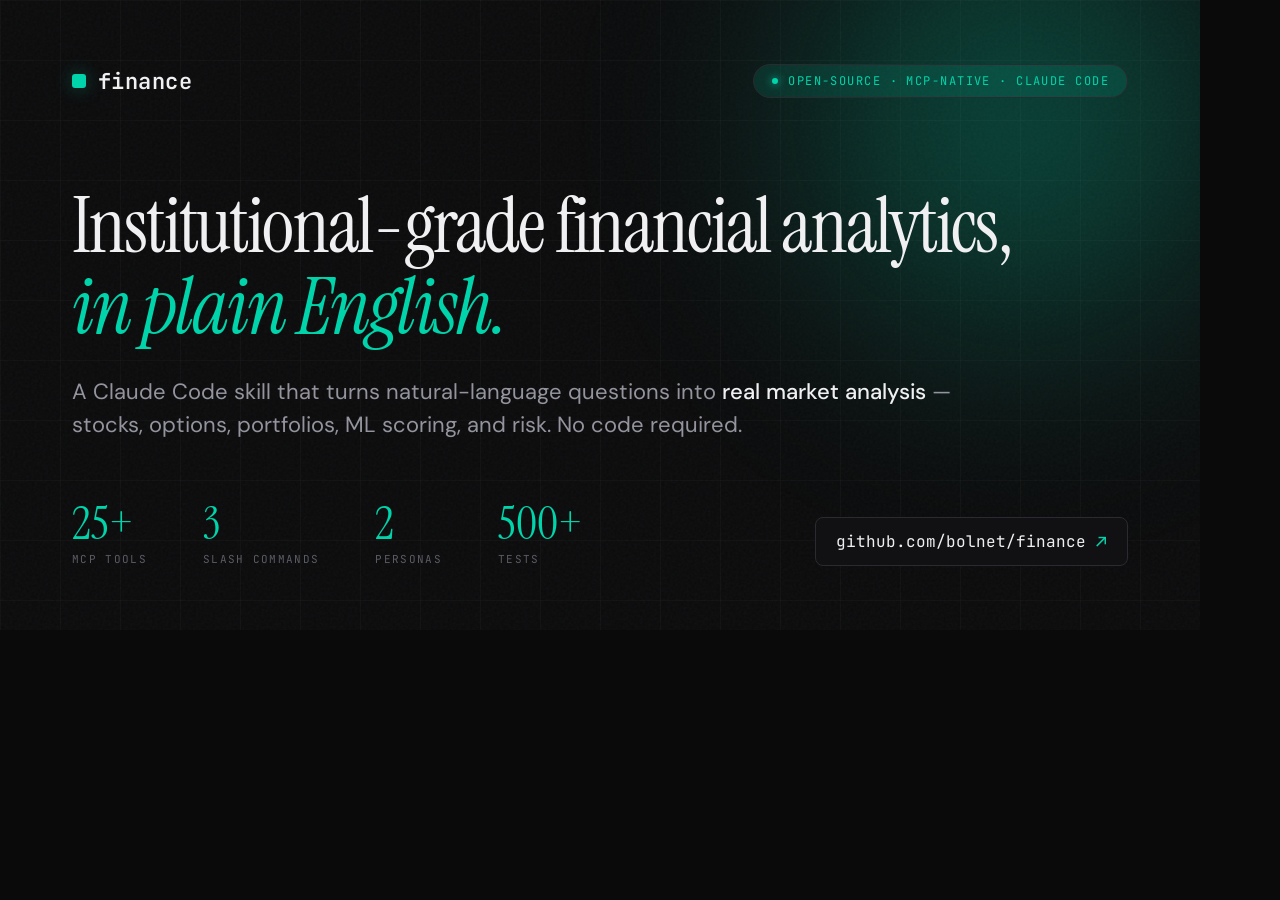
<file: docs/social/og-card.html>
<!DOCTYPE html>
<html lang="en">
<head>
<meta charset="UTF-8">
<title>Finance — Social Card</title>
<link rel="preconnect" href="https://fonts.googleapis.com">
<link rel="preconnect" href="https://fonts.gstatic.com" crossorigin>
<link href="https://fonts.googleapis.com/css2?family=DM+Sans:wght@400;500;600;700&family=JetBrains+Mono:wght@400;500;600&family=Instrument+Serif:ital@0;1&display=swap" rel="stylesheet">
<style>
  :root {
    --bg-primary: #0a0a0b;
    --bg-secondary: #111113;
    --border: #2a2a30;
    --border-subtle: #1e1e24;
    --text-primary: #f0f0f2;
    --text-secondary: #94949e;
    --text-muted: #5c5c66;
    --accent: #00d4aa;
    --accent-dim: rgba(0, 212, 170, 0.12);
    --accent-glow: rgba(0, 212, 170, 0.35);
  }
  * { margin: 0; padding: 0; box-sizing: border-box; }
  html, body {
    width: 1200px; height: 630px;
    background: var(--bg-primary);
    color: var(--text-primary);
    font-family: 'DM Sans', sans-serif;
    -webkit-font-smoothing: antialiased;
    overflow: hidden;
  }
  .card {
    position: relative;
    width: 1200px; height: 630px;
    padding: 64px 72px;
    display: flex; flex-direction: column;
    justify-content: space-between;
    overflow: hidden;
  }
  /* grid background */
  .grid-bg {
    position: absolute; inset: 0;
    background-image:
      linear-gradient(rgba(255,255,255,0.025) 1px, transparent 1px),
      linear-gradient(90deg, rgba(255,255,255,0.025) 1px, transparent 1px);
    background-size: 60px 60px;
    z-index: 0;
  }
  .glow {
    position: absolute;
    top: -240px; right: -180px;
    width: 720px; height: 720px;
    background: radial-gradient(circle, var(--accent-glow) 0%, transparent 65%);
    filter: blur(80px);
    z-index: 0;
  }
  .noise {
    position: absolute; inset: 0;
    background: url("data:image/svg+xml,%3Csvg viewBox='0 0 256 256' xmlns='http://www.w3.org/2000/svg'%3E%3Cfilter id='n'%3E%3CfeTurbulence type='fractalNoise' baseFrequency='0.9' numOctaves='4' stitchTiles='stitch'/%3E%3C/filter%3E%3Crect width='100%25' height='100%25' filter='url(%23n)' opacity='0.04'/%3E%3C/svg%3E");
    z-index: 1;
  }
  .content { position: relative; z-index: 2; display: flex; flex-direction: column; height: 100%; justify-content: space-between; }

  /* TOP ROW */
  .top { display: flex; justify-content: space-between; align-items: center; }
  .logo { display: flex; align-items: center; gap: 12px; }
  .logo-dot {
    width: 14px; height: 14px;
    background: var(--accent);
    border-radius: 3px;
    box-shadow: 0 0 18px var(--accent-glow);
  }
  .logo-text {
    font-family: 'JetBrains Mono', monospace;
    font-weight: 600; font-size: 22px;
    letter-spacing: 0.02em;
  }
  .badge {
    display: inline-flex; align-items: center; gap: 10px;
    padding: 8px 18px;
    border: 1px solid var(--border);
    border-radius: 100px;
    font-family: 'JetBrains Mono', monospace;
    font-size: 12px;
    color: var(--accent);
    background: var(--accent-dim);
    text-transform: uppercase;
    letter-spacing: 0.12em;
  }
  .badge::before {
    content: ''; width: 6px; height: 6px;
    background: var(--accent); border-radius: 50%;
    box-shadow: 0 0 8px var(--accent);
  }

  /* HEADLINE */
  .headline {
    font-family: 'Instrument Serif', serif;
    font-weight: 400;
    font-size: 78px;
    line-height: 1.04;
    letter-spacing: -0.025em;
    margin-top: 28px;
    max-width: 1000px;
  }
  .headline em {
    font-style: italic;
    color: var(--accent);
  }
  .sub {
    font-size: 22px;
    color: var(--text-secondary);
    line-height: 1.5;
    max-width: 880px;
    margin-top: 28px;
  }
  .sub strong { color: var(--text-primary); font-weight: 500; }

  /* BOTTOM */
  .bottom {
    display: flex;
    justify-content: space-between;
    align-items: flex-end;
  }
  .stats {
    display: flex; gap: 56px;
  }
  .stat-big {
    font-family: 'Instrument Serif', serif;
    font-size: 46px;
    color: var(--accent);
    line-height: 1;
  }
  .stat-desc {
    font-family: 'JetBrains Mono', monospace;
    font-size: 11px;
    color: var(--text-muted);
    text-transform: uppercase;
    letter-spacing: 0.12em;
    margin-top: 6px;
  }
  .url {
    font-family: 'JetBrains Mono', monospace;
    font-size: 16px;
    color: var(--text-primary);
    display: flex; align-items: center; gap: 10px;
    padding: 12px 20px;
    border: 1px solid var(--border);
    border-radius: 8px;
    background: var(--bg-secondary);
  }
  .url .arrow { color: var(--accent); font-size: 18px; }
</style>
</head>
<body>
<div class="card">
  <div class="grid-bg"></div>
  <div class="glow"></div>
  <div class="noise"></div>

  <div class="content">
    <div class="top">
      <div class="logo">
        <div class="logo-dot"></div>
        <div class="logo-text">finance</div>
      </div>
      <div class="badge">Open-Source · MCP-Native · Claude Code</div>
    </div>

    <div>
      <h1 class="headline">Institutional-grade financial analytics, <em>in plain English.</em></h1>
      <p class="sub">A Claude Code skill that turns natural-language questions into <strong>real market analysis</strong> — stocks, options, portfolios, ML scoring, and risk. No code required.</p>
    </div>

    <div class="bottom">
      <div class="stats">
        <div>
          <div class="stat-big">25+</div>
          <div class="stat-desc">MCP Tools</div>
        </div>
        <div>
          <div class="stat-big">3</div>
          <div class="stat-desc">Slash Commands</div>
        </div>
        <div>
          <div class="stat-big">2</div>
          <div class="stat-desc">Personas</div>
        </div>
        <div>
          <div class="stat-big">500+</div>
          <div class="stat-desc">Tests</div>
        </div>
      </div>
      <div class="url">
        github.com/bolnet/finance
        <span class="arrow">↗</span>
      </div>
    </div>
  </div>
</div>
</body>
</html>
</file>
<file: docs/style.css>
:root {
  --bg-primary: #0a0a0b;
  --bg-secondary: #111113;
  --bg-card: #16161a;
  --bg-card-hover: #1c1c21;
  --border: #2a2a30;
  --border-subtle: #1e1e24;
  --text-primary: #f0f0f2;
  --text-secondary: #94949e;
  --text-muted: #5c5c66;
  --accent: #00d4aa;
  --accent-dim: rgba(0, 212, 170, 0.12);
  --accent-glow: rgba(0, 212, 170, 0.25);
  --red: #ff4d6a;
  --amber: #ffb347;
  --blue: #4d9cff;
  --purple: #a78bfa;
}
* { margin: 0; padding: 0; box-sizing: border-box; }
html { scroll-behavior: smooth; }
body {
  font-family: 'DM Sans', sans-serif; background: var(--bg-primary);
  color: var(--text-primary); line-height: 1.7; overflow-x: hidden;
  -webkit-font-smoothing: antialiased;
}
body::before {
  content: ''; position: fixed; inset: 0;
  background: url("data:image/svg+xml,%3Csvg viewBox='0 0 256 256' xmlns='http://www.w3.org/2000/svg'%3E%3Cfilter id='n'%3E%3CfeTurbulence type='fractalNoise' baseFrequency='0.9' numOctaves='4' stitchTiles='stitch'/%3E%3C/filter%3E%3Crect width='100%25' height='100%25' filter='url(%23n)' opacity='0.03'/%3E%3C/svg%3E");
  pointer-events: none; z-index: 999;
}
.grid-bg {
  position: fixed; inset: 0;
  background-image: linear-gradient(rgba(255,255,255,0.02) 1px, transparent 1px), linear-gradient(90deg, rgba(255,255,255,0.02) 1px, transparent 1px);
  background-size: 60px 60px; z-index: 0;
}
section, header { position: relative; z-index: 1; }
.container { max-width: 980px; margin: 0 auto; padding: 0 2rem; }

nav { position: fixed; top: 0; left: 0; right: 0; z-index: 100; padding: 1rem 2rem; backdrop-filter: blur(16px); background: rgba(10,10,11,0.8); border-bottom: 1px solid var(--border-subtle); }
nav .nav-inner { max-width: 1200px; margin: 0 auto; display: flex; justify-content: space-between; align-items: center; }
.nav-logo { font-family: 'JetBrains Mono', monospace; font-weight: 600; font-size: 0.9rem; color: var(--text-primary); text-decoration: none; display: flex; align-items: center; gap: 0.5rem; }
.nav-logo .dot { width: 8px; height: 8px; background: var(--accent); border-radius: 2px; }
.nav-back { font-family: 'JetBrains Mono', monospace; font-size: 0.78rem; color: var(--text-muted); text-decoration: none; transition: color 0.3s; }
.nav-back:hover { color: var(--accent); }
.crumb { font-family: 'JetBrains Mono', monospace; font-size: 0.72rem; color: var(--text-muted); letter-spacing: 0.05em; }
.crumb a { color: var(--text-muted); text-decoration: none; }
.crumb a:hover { color: var(--accent); }

.page-header { padding: 9rem 0 4rem; border-bottom: 1px solid var(--border-subtle); }
.kicker { font-family: 'JetBrains Mono', monospace; font-size: 0.72rem; text-transform: uppercase; letter-spacing: 0.18em; color: var(--accent); margin-bottom: 1.25rem; display: block; }
h1 { font-family: 'Instrument Serif', serif; font-size: clamp(2.6rem, 6vw, 4.2rem); font-weight: 400; line-height: 1.05; letter-spacing: -0.025em; margin-bottom: 1.5rem; }
h1 em { font-style: italic; color: var(--accent); }
.lede { font-size: 1.15rem; color: var(--text-secondary); max-width: 720px; line-height: 1.7; }
.lede strong { color: var(--text-primary); font-weight: 500; }
.sig { margin-top: 2rem; font-family: 'JetBrains Mono', monospace; font-size: 0.78rem; color: var(--text-muted); }
.sig a { color: var(--accent); text-decoration: none; }

section.body { padding: 5rem 0; border-bottom: 1px solid var(--border-subtle); }
section.body.alt { background: var(--bg-secondary); }
h2 { font-family: 'Instrument Serif', serif; font-size: clamp(1.9rem, 3.5vw, 2.6rem); font-weight: 400; line-height: 1.15; letter-spacing: -0.02em; margin-bottom: 0.5rem; }
h2 em { font-style: italic; color: var(--accent); }
h3 { font-family: 'DM Sans', sans-serif; font-size: 1.05rem; font-weight: 600; margin-top: 2rem; margin-bottom: 0.75rem; color: var(--text-primary); }
.section-num { font-family: 'JetBrains Mono', monospace; font-size: 0.75rem; color: var(--text-muted); letter-spacing: 0.12em; margin-bottom: 1rem; display: block; }
p { color: var(--text-secondary); font-size: 1.02rem; line-height: 1.8; margin-bottom: 1.25rem; }
p strong { color: var(--text-primary); font-weight: 500; }
p em { color: var(--text-primary); font-style: italic; }
ul { list-style: none; padding-left: 0; margin-bottom: 1.5rem; }
ul li { color: var(--text-secondary); padding: 0.4rem 0; padding-left: 1.5rem; position: relative; font-size: 0.98rem; line-height: 1.7; }
ul li::before { content: '—'; position: absolute; left: 0; color: var(--text-muted); font-family: 'JetBrains Mono', monospace; }
ul li code { font-family: 'JetBrains Mono', monospace; font-size: 0.85rem; color: var(--accent); background: var(--accent-dim); padding: 0.1rem 0.4rem; border-radius: 3px; }

pre.code {
  background: var(--bg-secondary); border: 1px solid var(--border); border-radius: 10px;
  padding: 1.5rem 1.75rem; overflow-x: auto; margin: 1.5rem 0;
  font-family: 'JetBrains Mono', monospace; font-size: 0.82rem; line-height: 1.75;
  color: var(--text-secondary);
}
pre.code .kw { color: var(--purple); }
pre.code .fn { color: var(--blue); }
pre.code .str { color: var(--amber); }
pre.code .num { color: var(--accent); }
pre.code .com { color: var(--text-muted); font-style: italic; }
pre.code .typ { color: var(--accent); }
code.inline { font-family: 'JetBrains Mono', monospace; font-size: 0.86rem; color: var(--accent); background: var(--accent-dim); padding: 0.12rem 0.45rem; border-radius: 4px; }

.risk-table { width: 100%; border-collapse: collapse; margin: 1.5rem 0; font-family: 'JetBrains Mono', monospace; font-size: 0.86rem; background: var(--bg-card); border: 1px solid var(--border-subtle); border-radius: 10px; overflow: hidden; }
.risk-table th { padding: 0.9rem 1rem; text-align: left; background: var(--bg-secondary); border-bottom: 1px solid var(--border); color: var(--text-muted); font-weight: 500; font-size: 0.72rem; text-transform: uppercase; letter-spacing: 0.1em; }
.risk-table td { padding: 0.85rem 1rem; border-bottom: 1px solid var(--border-subtle); color: var(--text-primary); }
.risk-table tr:last-child td { border-bottom: none; }
.risk-table .pos { color: var(--accent); }
.risk-table .neg { color: var(--red); }
.risk-table .mid { color: var(--amber); }

.holdings { display: grid; grid-template-columns: 1fr 1fr; gap: 0; margin: 1.75rem 0; background: var(--bg-card); border: 1px solid var(--border-subtle); border-radius: 10px; overflow: hidden; }
.lens { padding: 1.5rem 1.75rem; }
.lens.right { border-left: 1px solid var(--border-subtle); }
.lens-tag { font-family: 'JetBrains Mono', monospace; font-size: 0.7rem; color: var(--accent); text-transform: uppercase; letter-spacing: 0.1em; margin-bottom: 0.6rem; }
.lens h4 { font-family: 'Instrument Serif', serif; font-size: 1.3rem; font-weight: 400; margin-bottom: 0.75rem; }
.lens p { font-size: 0.9rem; line-height: 1.65; margin-bottom: 0.75rem; }
.lens .leads { font-family: 'JetBrains Mono', monospace; font-size: 0.78rem; color: var(--text-muted); margin-top: 0.75rem; }
.lens .leads span { color: var(--accent); }

.callout { border-left: 2px solid var(--accent); padding: 1rem 1.5rem; margin: 1.75rem 0; background: var(--accent-dim); border-radius: 0 6px 6px 0; }
.callout p { font-family: 'Instrument Serif', serif; font-size: 1.2rem; font-style: italic; color: var(--text-primary); line-height: 1.55; margin: 0; }

.note { border: 1px solid var(--border); padding: 1.25rem 1.5rem; margin: 1.5rem 0; background: var(--bg-card); border-radius: 8px; }
.note .note-tag { font-family: 'JetBrains Mono', monospace; font-size: 0.68rem; color: var(--amber); text-transform: uppercase; letter-spacing: 0.12em; margin-bottom: 0.5rem; }
.note p { font-size: 0.95rem; line-height: 1.7; margin: 0; }

.arch { margin: 1.5rem 0; padding: 1.75rem; background: var(--bg-secondary); border: 1px solid var(--border); border-radius: 10px; font-family: 'JetBrains Mono', monospace; font-size: 0.82rem; line-height: 1.85; color: var(--text-secondary); }
.arch .lab { color: var(--text-muted); font-size: 0.7rem; text-transform: uppercase; letter-spacing: 0.12em; margin-bottom: 0.75rem; }
.arch .row { display: flex; gap: 1rem; align-items: baseline; padding: 0.4rem 0; border-bottom: 1px dashed var(--border-subtle); }
.arch .row:last-child { border-bottom: none; }
.arch .row .k { color: var(--accent); min-width: 130px; }
.arch .row .v { color: var(--text-secondary); flex: 1; }
.arch .row .s { color: var(--text-muted); font-size: 0.74rem; }

.providers { display: grid; grid-template-columns: repeat(3, 1fr); gap: 1rem; margin: 1.5rem 0; }
.provider { padding: 1.5rem; border: 1px solid var(--border-subtle); border-radius: 10px; background: var(--bg-card); }
.provider.shipped { border-color: var(--accent); }
.provider .p-tag { font-family: 'JetBrains Mono', monospace; font-size: 0.7rem; text-transform: uppercase; letter-spacing: 0.1em; margin-bottom: 0.7rem; }
.provider.shipped .p-tag { color: var(--accent); }
.provider.roadmap .p-tag { color: var(--amber); }
.provider h4 { font-size: 1rem; font-weight: 600; margin-bottom: 0.5rem; color: var(--text-primary); }
.provider p { font-size: 0.85rem; line-height: 1.6; color: var(--text-secondary); margin: 0; }

.greeks { display: grid; grid-template-columns: repeat(2, 1fr); gap: 1rem; margin: 1.5rem 0; }
.greek { padding: 1.25rem 1.5rem; border: 1px solid var(--border-subtle); border-radius: 8px; background: var(--bg-card); }
.greek .gk-sym { font-family: 'Instrument Serif', serif; font-size: 1.6rem; color: var(--accent); margin-bottom: 0.3rem; }
.greek .gk-name { font-family: 'JetBrains Mono', monospace; font-size: 0.72rem; color: var(--text-muted); text-transform: uppercase; letter-spacing: 0.12em; margin-bottom: 0.6rem; }
.greek p { font-size: 0.9rem; line-height: 1.65; margin: 0; color: var(--text-secondary); }

footer { padding: 4rem 0 5rem; text-align: center; }
footer .container { max-width: 720px; }
footer p { font-size: 0.85rem; color: var(--text-muted); }
footer p a { color: var(--accent); text-decoration: none; }
footer .pages { margin-top: 2rem; display: flex; gap: 1.5rem; justify-content: center; flex-wrap: wrap; }
footer .pages a { font-family: 'JetBrains Mono', monospace; font-size: 0.78rem; color: var(--text-muted); text-decoration: none; transition: color 0.3s; }
footer .pages a:hover { color: var(--accent); }
footer .pages a.current { color: var(--accent); }

@media (max-width: 760px) {
  .holdings { grid-template-columns: 1fr; }
  .lens.right { border-left: none; border-top: 1px solid var(--border-subtle); }
  .providers, .greeks { grid-template-columns: 1fr; }
  .arch .row { flex-direction: column; gap: 0.2rem; }
}
</file>
